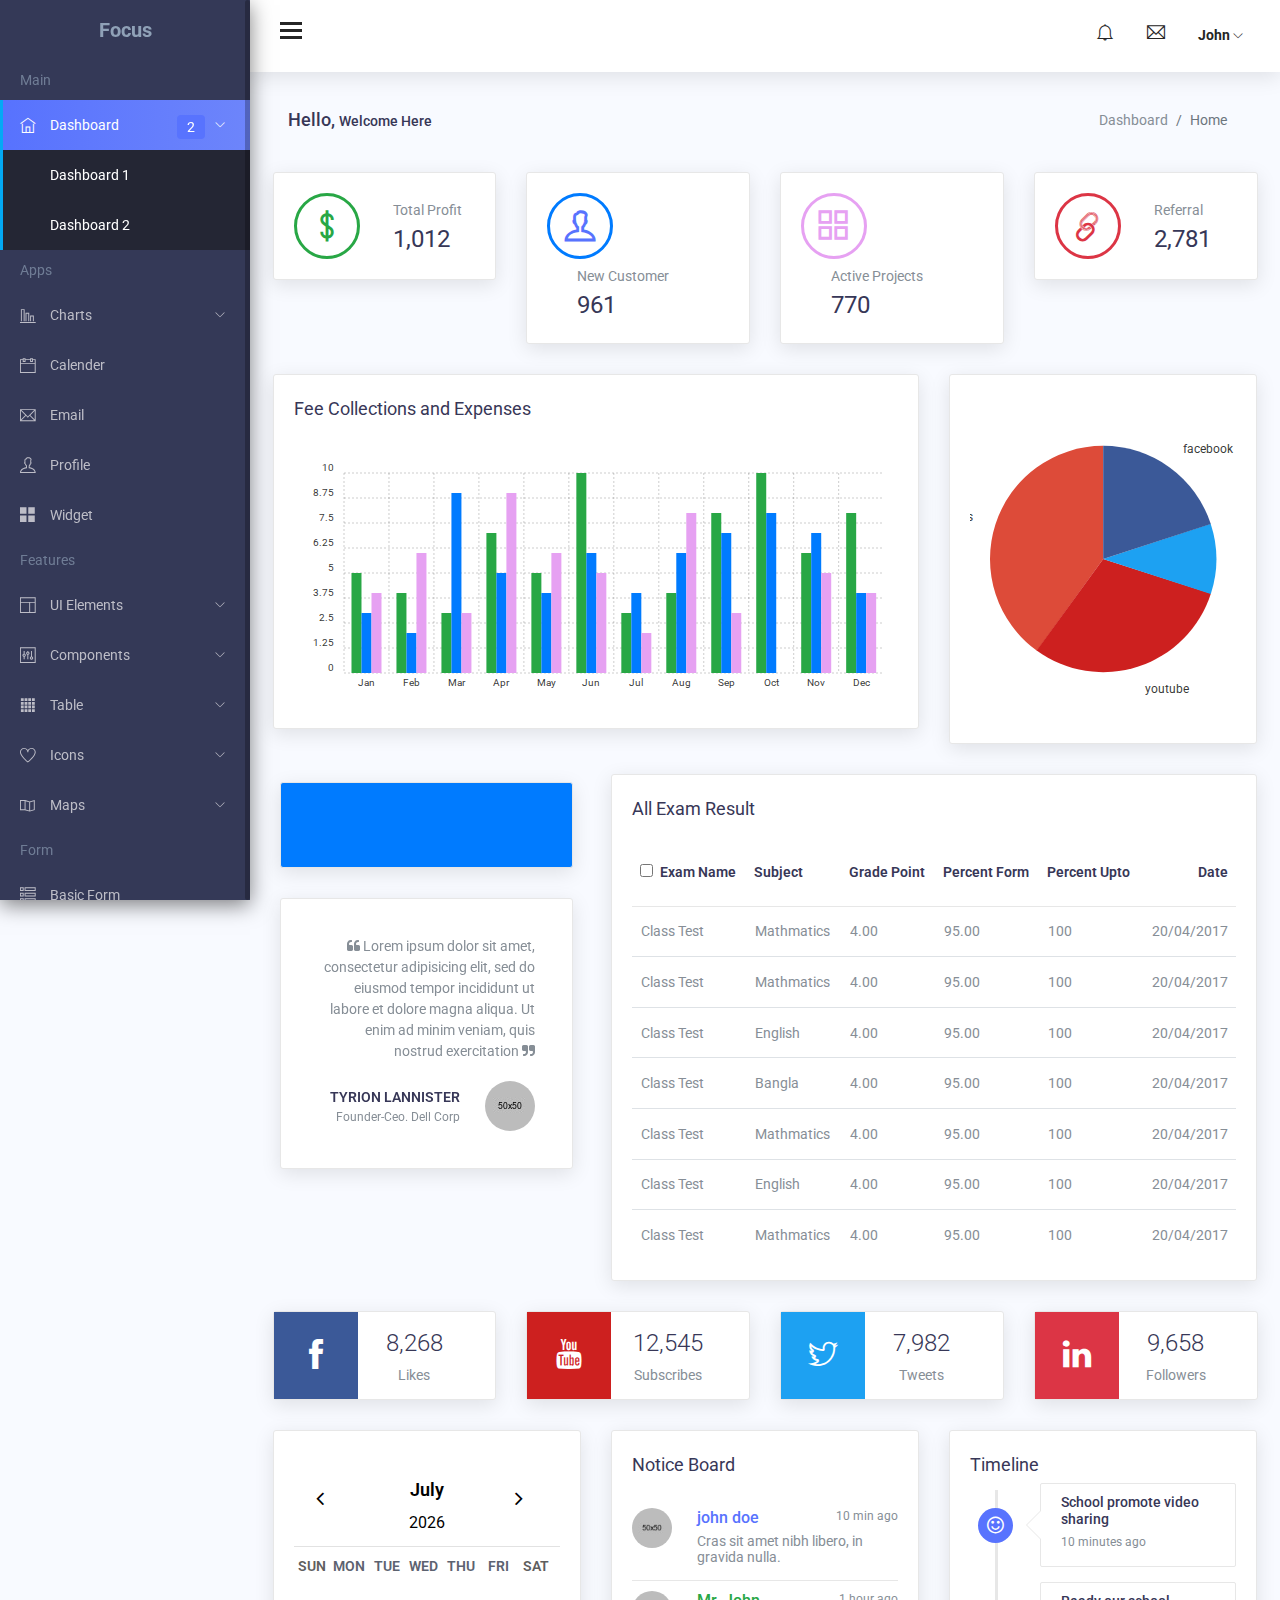
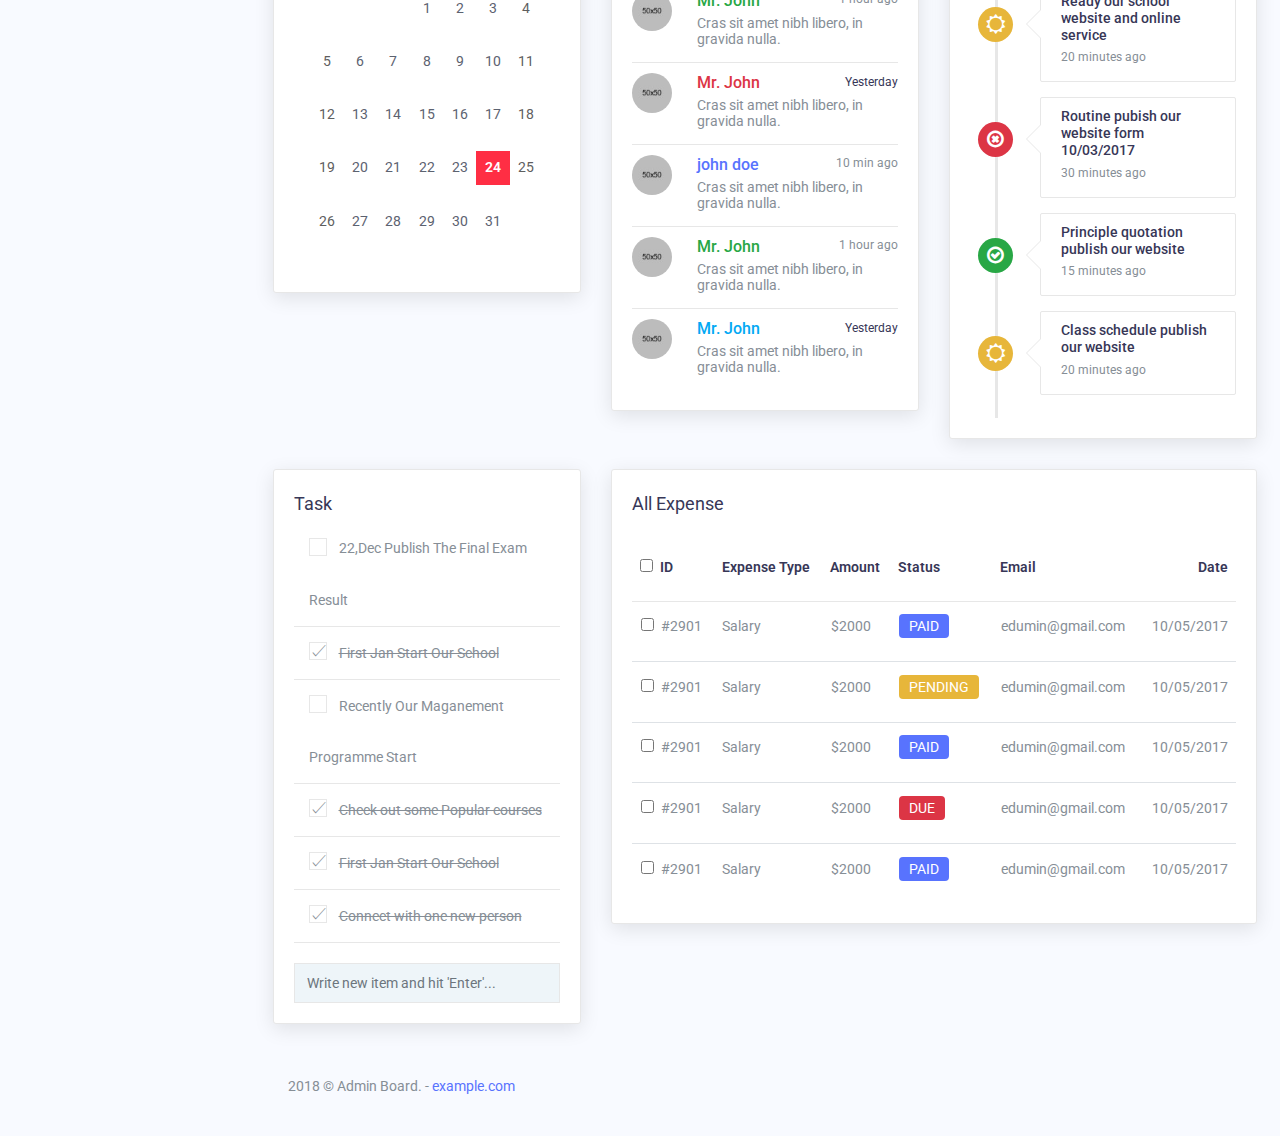
<file: html/index.html>
<!DOCTYPE html>
<html lang="en">

<head>
    <meta charset="utf-8">
    <meta http-equiv="X-UA-Compatible" content="IE=edge">
    <meta name="viewport" content="width=device-width, initial-scale=1">
    <title>Focus Admin: Creative Admin Dashboard</title>
    <!-- ================= Favicon ================== -->
    <!-- Standard -->
    <link rel="shortcut icon" href="http://placehold.it/64.png/000/fff">
    <!-- Retina iPad Touch Icon-->
    <link rel="apple-touch-icon" sizes="144x144" href="http://placehold.it/144.png/000/fff">
    <!-- Retina iPhone Touch Icon-->
    <link rel="apple-touch-icon" sizes="114x114" href="http://placehold.it/114.png/000/fff">
    <!-- Standard iPad Touch Icon-->
    <link rel="apple-touch-icon" sizes="72x72" href="http://placehold.it/72.png/000/fff">
    <!-- Standard iPhone Touch Icon-->
    <link rel="apple-touch-icon" sizes="57x57" href="http://placehold.it/57.png/000/fff">
    <!-- Styles -->
    <link href="css/lib/calendar2/pignose.calendar.min.css" rel="stylesheet">
    <link href="css/lib/chartist/chartist.min.css" rel="stylesheet">
    <link href="css/lib/font-awesome.min.css" rel="stylesheet">
    <link href="css/lib/themify-icons.css" rel="stylesheet">
    <link href="css/lib/owl.carousel.min.css" rel="stylesheet" />
    <link href="css/lib/owl.theme.default.min.css" rel="stylesheet" />
    <link href="css/lib/weather-icons.css" rel="stylesheet" />
    <link href="css/lib/menubar/sidebar.css" rel="stylesheet">
    <link href="css/lib/bootstrap.min.css" rel="stylesheet">
    <link href="css/lib/helper.css" rel="stylesheet">
    <link href="css/style.css" rel="stylesheet">
</head>

<body class="rtl">

    <div class="sidebar sidebar-hide-to-small sidebar-shrink sidebar-gestures">
        <div class="nano">
            <div class="nano-content">
                <ul>
                    <div class="logo"><a href="index.html">
                            <!-- <img src="images/logo.png" alt="" /> --><span>Focus</span></a></div>
                    <li class="label">Main</li>
                    <li><a class="sidebar-sub-toggle"><i class="ti-home"></i> Dashboard <span
                                class="badge badge-primary">2</span> 
                                <span
                                class="sidebar-collapse-icon ti-angle-down"></span>
                            </a>
                        <ul>
                            <li><a href="index.html">Dashboard 1</a></li>
                            <li><a href="index.html">Dashboard 2</a></li>
                        </ul>
                    </li>

                    <li class="label">Apps</li>
                    <li><a class="sidebar-sub-toggle"><i class="ti-bar-chart-alt"></i> Charts <span
                                class="sidebar-collapse-icon ti-angle-down"></span></a>
                        <ul>
                            <li><a href="chart-flot.html">Flot</a></li>
                            <li><a href="chart-morris.html">Morris</a></li>
                            <li><a href="chartjs.html">Chartjs</a></li>
                            <li><a href="chartist.html">Chartist</a></li>
                            <li><a href="chart-peity.html">Peity</a></li>
                            <li><a href="chart-sparkline.html">Sparkle</a></li>
                            <li><a href="chart-knob.html">Knob</a></li>
                        </ul>
                    </li>
                    <li><a href="app-event-calender.html"><i class="ti-calendar"></i> Calender </a></li>
                    <li><a href="app-email.html"><i class="ti-email"></i> Email</a></li>
                    <li><a href="app-profile.html"><i class="ti-user"></i> Profile</a></li>
                    <li><a href="app-widget-card.html"><i class="ti-layout-grid2-alt"></i> Widget</a></li>
                    <li class="label">Features</li>
                    <li><a class="sidebar-sub-toggle"><i class="ti-layout"></i> UI Elements <span
                                class="sidebar-collapse-icon ti-angle-down"></span></a>
                        <ul>
                            <li><a href="ui-typography.html">Typography</a></li>
                            <li><a href="ui-alerts.html">Alerts</a></li>

                            <li><a href="ui-button.html">Button</a></li>
                            <li><a href="ui-dropdown.html">Dropdown</a></li>

                            <li><a href="ui-list-group.html">List Group</a></li>

                            <li><a href="ui-progressbar.html">Progressbar</a></li>
                            <li><a href="ui-tab.html">Tab</a></li>

                        </ul>
                    </li>
                    <li><a class="sidebar-sub-toggle"><i class="ti-panel"></i> Components <span
                                class="sidebar-collapse-icon ti-angle-down"></span></a>
                        <ul>
                            <li><a href="uc-calendar.html">Calendar</a></li>
                            <li><a href="uc-carousel.html">Carousel</a></li>
                            <li><a href="uc-weather.html">Weather</a></li>
                            <li><a href="uc-datamap.html">Datamap</a></li>
                            <li><a href="uc-todo-list.html">To do</a></li>
                            <li><a href="uc-scrollable.html">Scrollable</a></li>
                            <li><a href="uc-sweetalert.html">Sweet Alert</a></li>
                            <li><a href="uc-toastr.html">Toastr</a></li>
                            <li><a href="uc-range-slider-basic.html">Basic Range Slider</a></li>
                            <li><a href="uc-range-slider-advance.html">Advance Range Slider</a></li>
                            <li><a href="uc-nestable.html">Nestable</a></li>

                            <li><a href="uc-rating-bar-rating.html">Bar Rating</a></li>
                            <li><a href="uc-rating-jRate.html">jRate</a></li>
                        </ul>
                    </li>
                    <li><a class="sidebar-sub-toggle"><i class="ti-layout-grid4-alt"></i> Table <span
                                class="sidebar-collapse-icon ti-angle-down"></span></a>
                        <ul>
                            <li><a href="table-basic.html">Basic</a></li>

                            <li><a href="table-export.html">Datatable Export</a></li>
                            <li><a href="table-row-select.html">Datatable Row Select</a></li>
                            <li><a href="table-jsgrid.html">Editable </a></li>
                        </ul>
                    </li>
                    <li><a class="sidebar-sub-toggle"><i class="ti-heart"></i> Icons <span
                                class="sidebar-collapse-icon ti-angle-down"></span></a>
                        <ul>
                            <li><a href="font-themify.html">Themify</a></li>
                        </ul>
                    </li>
                    <li><a class="sidebar-sub-toggle"><i class="ti-map"></i> Maps <span
                                class="sidebar-collapse-icon ti-angle-down"></span></a>
                        <ul>
                            <li><a href="gmaps.html">Basic</a></li>
                            <li><a href="vector-map.html">Vector Map</a></li>
                        </ul>
                    </li>
                    <li class="label">Form</li>
                    <li><a href="form-basic.html"><i class="ti-view-list-alt"></i> Basic Form </a></li>
                    <li class="label">Extra</li>
                    <li><a class="sidebar-sub-toggle"><i class="ti-files"></i> Invoice <span
                                class="sidebar-collapse-icon ti-angle-down"></span></a>
                        <ul>
                            <li><a href="invoice.html">Basic</a></li>
                            <li><a href="invoice-editable.html">Editable</a></li>
                        </ul>
                    </li>
                    <li><a class="sidebar-sub-toggle"><i class="ti-target"></i> Pages <span
                                class="sidebar-collapse-icon ti-angle-down"></span></a>
                        <ul>
                            <li><a href="page-login.html">Login</a></li>
                            <li><a href="page-register.html">Register</a></li>
                            <li><a href="page-reset-password.html">Forgot password</a></li>
                        </ul>
                    </li>
                    <li><a href="../documentation/index.html"><i class="ti-file"></i> Documentation</a></li>
                    <li><a><i class="ti-close"></i> Logout</a></li>
                </ul>
            </div>
        </div>
    </div>
    <!-- /# sidebar -->

    <div class="header">
        <div class="container-fluid">
            <div class="row">
                <div class="col-lg-12">
                    <div class="float-left">
                        <div class="hamburger sidebar-toggle">
                            <span class="line"></span>
                            <span class="line"></span>
                            <span class="line"></span>
                        </div>
                    </div>
                    <div class="float-right">
                        <div class="dropdown dib">
                            <div class="header-icon" data-toggle="dropdown">
                                <i class="ti-bell"></i>
                                <div class="drop-down dropdown-menu dropdown-menu-right">
                                    <div class="dropdown-content-heading">
                                        <span class="text-left">Recent Notifications</span>
                                    </div>
                                    <div class="dropdown-content-body">
                                        <ul>
                                            <li>
                                                <a href="#">
                                                    <img class="pull-left m-r-10 avatar-img"
                                                        src="images/avatar/3.jpg" alt="" />
                                                    <div class="notification-content">
                                                        <small class="notification-timestamp pull-right">02:34
                                                            PM</small>
                                                        <div class="notification-heading">Mr. John</div>
                                                        <div class="notification-text">5 members joined today </div>
                                                    </div>
                                                </a>
                                            </li>
                                            <li>
                                                <a href="#">
                                                    <img class="pull-left m-r-10 avatar-img"
                                                        src="images/avatar/3.jpg" alt="" />
                                                    <div class="notification-content">
                                                        <small class="notification-timestamp pull-right">02:34
                                                            PM</small>
                                                        <div class="notification-heading">Mariam</div>
                                                        <div class="notification-text">likes a photo of you</div>
                                                    </div>
                                                </a>
                                            </li>
                                            <li>
                                                <a href="#">
                                                    <img class="pull-left m-r-10 avatar-img"
                                                        src="images/avatar/3.jpg" alt="" />
                                                    <div class="notification-content">
                                                        <small class="notification-timestamp pull-right">02:34
                                                            PM</small>
                                                        <div class="notification-heading">Tasnim</div>
                                                        <div class="notification-text">Hi Teddy, Just wanted to let you
                                                            ...</div>
                                                    </div>
                                                </a>
                                            </li>
                                            <li>
                                                <a href="#">
                                                    <img class="pull-left m-r-10 avatar-img"
                                                        src="images/avatar/3.jpg" alt="" />
                                                    <div class="notification-content">
                                                        <small class="notification-timestamp pull-right">02:34
                                                            PM</small>
                                                        <div class="notification-heading">Mr. John</div>
                                                        <div class="notification-text">Hi Teddy, Just wanted to let you
                                                            ...</div>
                                                    </div>
                                                </a>
                                            </li>
                                            <li class="text-center">
                                                <a href="#" class="more-link">See All</a>
                                            </li>
                                        </ul>
                                    </div>
                                </div>
                            </div>
                        </div>
                        <div class="dropdown dib">
                            <div class="header-icon" data-toggle="dropdown">
                                <i class="ti-email"></i>
                                <div class="drop-down dropdown-menu dropdown-menu-right">
                                    <div class="dropdown-content-heading">
                                        <span class="text-left">2 New Messages</span>
                                        <a href="email.html">
                                            <i class="ti-pencil-alt pull-right"></i>
                                        </a>
                                    </div>
                                    <div class="dropdown-content-body">
                                        <ul>
                                            <li class="notification-unread">
                                                <a href="#">
                                                    <img class="pull-left m-r-10 avatar-img"
                                                        src="images/avatar/1.jpg" alt="" />
                                                    <div class="notification-content">
                                                        <small class="notification-timestamp pull-right">02:34
                                                            PM</small>
                                                        <div class="notification-heading">Michael Qin</div>
                                                        <div class="notification-text">Hi Teddy, Just wanted to let you
                                                            ...</div>
                                                    </div>
                                                </a>
                                            </li>
                                            <li class="notification-unread">
                                                <a href="#">
                                                    <img class="pull-left m-r-10 avatar-img"
                                                        src="images/avatar/2.jpg" alt="" />
                                                    <div class="notification-content">
                                                        <small class="notification-timestamp pull-right">02:34
                                                            PM</small>
                                                        <div class="notification-heading">Mr. John</div>
                                                        <div class="notification-text">Hi Teddy, Just wanted to let you
                                                            ...</div>
                                                    </div>
                                                </a>
                                            </li>
                                            <li>
                                                <a href="#">
                                                    <img class="pull-left m-r-10 avatar-img"
                                                        src="images/avatar/3.jpg" alt="" />
                                                    <div class="notification-content">
                                                        <small class="notification-timestamp pull-right">02:34
                                                            PM</small>
                                                        <div class="notification-heading">Michael Qin</div>
                                                        <div class="notification-text">Hi Teddy, Just wanted to let you
                                                            ...</div>
                                                    </div>
                                                </a>
                                            </li>
                                            <li>
                                                <a href="#">
                                                    <img class="pull-left m-r-10 avatar-img"
                                                        src="images/avatar/2.jpg" alt="" />
                                                    <div class="notification-content">
                                                        <small class="notification-timestamp pull-right">02:34
                                                            PM</small>
                                                        <div class="notification-heading">Mr. John</div>
                                                        <div class="notification-text">Hi Teddy, Just wanted to let you
                                                            ...</div>
                                                    </div>
                                                </a>
                                            </li>
                                            <li class="text-center">
                                                <a href="#" class="more-link">See All</a>
                                            </li>
                                        </ul>
                                    </div>
                                </div>
                            </div>
                        </div>
                        <div class="dropdown dib">
                            <div class="header-icon" data-toggle="dropdown">
                                <span class="user-avatar">John
                                    <i class="ti-angle-down f-s-10"></i>
                                </span>
                                <div class="drop-down dropdown-profile dropdown-menu dropdown-menu-right">
                                    <div class="dropdown-content-heading">
                                        <span class="text-left">Upgrade Now</span>
                                        <p class="trial-day">30 Days Trail</p>
                                    </div>
                                    <div class="dropdown-content-body">
                                        <ul>
                                            <li>
                                                <a href="#">
                                                    <i class="ti-user"></i>
                                                    <span>Profile</span>
                                                </a>
                                            </li>

                                            <li>
                                                <a href="#">
                                                    <i class="ti-email"></i>
                                                    <span>Inbox</span>
                                                </a>
                                            </li>
                                            <li>
                                                <a href="#">
                                                    <i class="ti-settings"></i>
                                                    <span>Setting</span>
                                                </a>
                                            </li>

                                            <li>
                                                <a href="#">
                                                    <i class="ti-lock"></i>
                                                    <span>Lock Screen</span>
                                                </a>
                                            </li>
                                            <li>
                                                <a href="#">
                                                    <i class="ti-power-off"></i>
                                                    <span>Logout</span>
                                                </a>
                                            </li>
                                        </ul>
                                    </div>
                                </div>
                            </div>
                        </div>
                    </div>
                </div>
            </div>
        </div>
    </div>


    <div class="content-wrap">
        <div class="main">
            <div class="container-fluid">
                <div class="row">
                    <div class="col-lg-8 p-r-0 title-margin-right">
                        <div class="page-header">
                            <div class="page-title">
                                <h1>Hello, <span>Welcome Here</span></h1>
                            </div>
                        </div>
                    </div>
                    <!-- /# column -->
                    <div class="col-lg-4 p-l-0 title-margin-left">
                        <div class="page-header">
                            <div class="page-title">
                                <ol class="breadcrumb">
                                    <li class="breadcrumb-item"><a href="#">Dashboard</a></li>
                                    <li class="breadcrumb-item active">Home</li>
                                </ol>
                            </div>
                        </div>
                    </div>
                    <!-- /# column -->
                </div>
                <!-- /# row -->
                <section id="main-content">
                    <div class="row">
                        <div class="col-lg-3">
                            <div class="card">
                                <div class="stat-widget-one">
                                    <div class="stat-icon dib"><i class="ti-money color-success border-success"></i>
                                    </div>
                                    <div class="stat-content dib">
                                        <div class="stat-text">Total Profit</div>
                                        <div class="stat-digit">1,012</div>
                                    </div>
                                </div>
                            </div>
                        </div>
                        <div class="col-lg-3">
                            <div class="card">
                                <div class="stat-widget-one">
                                    <div class="stat-icon dib"><i class="ti-user color-primary border-primary"></i>
                                    </div>
                                    <div class="stat-content dib">
                                        <div class="stat-text">New Customer</div>
                                        <div class="stat-digit">961</div>
                                    </div>
                                </div>
                            </div>
                        </div>
                        <div class="col-lg-3">
                            <div class="card">
                                <div class="stat-widget-one">
                                    <div class="stat-icon dib"><i class="ti-layout-grid2 color-pink border-pink"></i>
                                    </div>
                                    <div class="stat-content dib">
                                        <div class="stat-text">Active Projects</div>
                                        <div class="stat-digit">770</div>
                                    </div>
                                </div>
                            </div>
                        </div>
                        <div class="col-lg-3">
                            <div class="card">
                                <div class="stat-widget-one">
                                    <div class="stat-icon dib"><i class="ti-link color-danger border-danger"></i></div>
                                    <div class="stat-content dib">
                                        <div class="stat-text">Referral</div>
                                        <div class="stat-digit">2,781</div>
                                    </div>
                                </div>
                            </div>
                        </div>
                    </div>
                    <div class="row">
                        <div class="col-lg-8">
                            <div class="card">
                                <div class="card-title">
                                    <h4>Fee Collections and Expenses</h4>

                                </div>
                                <div class="card-body">
                                    <div class="ct-bar-chart m-t-30"></div>
                                </div>
                            </div>
                        </div>

                        <div class="col-lg-4">
                            <div class="card">

                                <div class="card-body">
                                    <div class="ct-pie-chart"></div>
                                </div>
                            </div>
                        </div>
                    </div>
                    <div class="row">
                        <div class="col-lg-4">
                            <div class="row">
                                <div class="col-lg-12">
                                    <div class="card bg-primary">
                                        <div class="weather-widget">
                                            <div id="weather-one" class="weather-one p-22"></div>
                                        </div>
                                    </div>
                                </div>
                                <div class="col-lg-12">
                                    <div class="card">
                                        <div class="testimonial-widget-one p-17">
                                            <div class="testimonial-widget-one owl-carousel owl-theme">
                                                <div class="item">
                                                    <div class="testimonial-content">
                                                        <div class="testimonial-text">
                                                            <i class="fa fa-quote-left"></i> Lorem ipsum dolor sit amet,
                                                            consectetur adipisicing elit, sed do eiusmod tempor
                                                            incididunt ut labore et dolore magna aliqua. Ut enim ad
                                                            minim veniam, quis
                                                            nostrud exercitation <i class="fa fa-quote-right"></i>
                                                        </div>
                                                        <img class="testimonial-author-img"
                                                            src="images/avatar/1.jpg" alt="" />
                                                        <div class="testimonial-author">TYRION LANNISTER</div>
                                                        <div class="testimonial-author-position">Founder-Ceo. Dell Corp
                                                        </div>
                                                    </div>
                                                </div>
                                                <div class="item">
                                                    <div class="testimonial-content">
                                                        <div class="testimonial-text">
                                                            <i class="fa fa-quote-left"></i> Lorem ipsum dolor sit amet,
                                                            consectetur adipisicing elit, sed do eiusmod tempor
                                                            incididunt ut labore et dolore magna aliqua. Ut enim ad
                                                            minim veniam, quis
                                                            nostrud exercitation <i class="fa fa-quote-right"></i>
                                                        </div>
                                                        <img class="testimonial-author-img"
                                                            src="images/avatar/1.jpg" alt="" />
                                                        <div class="testimonial-author">TYRION LANNISTER</div>
                                                        <div class="testimonial-author-position">Founder-Ceo. Dell Corp
                                                        </div>
                                                    </div>
                                                </div>
                                                <div class="item">
                                                    <div class="testimonial-content">
                                                        <div class="testimonial-text">
                                                            <i class="fa fa-quote-left"></i> Lorem ipsum dolor sit amet,
                                                            consectetur adipisicing elit, sed do eiusmod tempor
                                                            incididunt ut labore et dolore magna aliqua. Ut enim ad
                                                            minim veniam, quis
                                                            nostrud exercitation <i class="fa fa-quote-right"></i>
                                                        </div>
                                                        <img class="testimonial-author-img"
                                                            src="images/avatar/1.jpg" alt="" />
                                                        <div class="testimonial-author">TYRION LANNISTER</div>
                                                        <div class="testimonial-author-position">Founder-Ceo. Dell Corp
                                                        </div>
                                                    </div>
                                                </div>
                                                <div class="item">
                                                    <div class="testimonial-content">
                                                        <div class="testimonial-text">
                                                            <i class="fa fa-quote-left"></i> Lorem ipsum dolor sit amet,
                                                            consectetur adipisicing elit, sed do eiusmod tempor
                                                            incididunt ut labore et dolore magna aliqua. Ut enim ad
                                                            minim veniam, quis
                                                            nostrud exercitation <i class="fa fa-quote-right"></i>
                                                        </div>
                                                        <img class="testimonial-author-img"
                                                            src="images/avatar/1.jpg" alt="" />
                                                        <div class="testimonial-author">TYRION LANNISTER</div>
                                                        <div class="testimonial-author-position">Founder-Ceo. Dell Corp
                                                        </div>
                                                    </div>
                                                </div>
                                                <div class="item">
                                                    <div class="testimonial-content">
                                                        <div class="testimonial-text">
                                                            <i class="fa fa-quote-left"></i> Lorem ipsum dolor sit amet,
                                                            consectetur adipisicing elit, sed do eiusmod tempor
                                                            incididunt ut labore et dolore magna aliqua. Ut enim ad
                                                            minim veniam, quis
                                                            nostrud exercitation <i class="fa fa-quote-right"></i>
                                                        </div>
                                                        <img class="testimonial-author-img"
                                                            src="images/avatar/1.jpg" alt="" />
                                                        <div class="testimonial-author">TYRION LANNISTER</div>
                                                        <div class="testimonial-author-position">Founder-Ceo. Dell Corp
                                                        </div>
                                                    </div>
                                                </div>
                                                <div class="item">
                                                    <div class="testimonial-content">
                                                        <div class="testimonial-text">
                                                            <i class="fa fa-quote-left"></i> Lorem ipsum dolor sit amet,
                                                            consectetur adipisicing elit, sed do eiusmod tempor
                                                            incididunt ut labore et dolore magna aliqua. Ut enim ad
                                                            minim veniam, quis
                                                            nostrud exercitation <i class="fa fa-quote-right"></i>
                                                        </div>
                                                        <img class="testimonial-author-img"
                                                            src="images/avatar/1.jpg" alt="" />
                                                        <div class="testimonial-author">TYRION LANNISTER</div>
                                                        <div class="testimonial-author-position">Founder-Ceo. Dell Corp
                                                        </div>
                                                    </div>
                                                </div>
                                            </div>
                                        </div>
                                    </div>

                                </div>
                            </div>
                        </div>
                        <!-- /# column -->
                        <div class="col-lg-8">
                            <div class="card">
                                <div class="card-title pr">
                                    <h4>All Exam Result</h4>

                                </div>
                                <div class="card-body">
                                    <div class="table-responsive">
                                        <table class="table student-data-table m-t-20">
                                            <thead>
                                                <tr>
                                                    <th><label><input type="checkbox" value=""></label>Exam Name</th>
                                                    <th>Subject</th>
                                                    <th>Grade Point</th>
                                                    <th>Percent Form</th>
                                                    <th>Percent Upto</th>
                                                    <th>Date</th>
                                                </tr>
                                            </thead>
                                            <tbody>
                                                <tr>
                                                    <td>Class Test</td>
                                                    <td>Mathmatics</td>
                                                    <td>
                                                        4.00
                                                    </td>
                                                    <td>
                                                        95.00
                                                    </td>
                                                    <td>
                                                        100
                                                    </td>
                                                    <td>20/04/2017</td>
                                                </tr>
                                                <tr>
                                                    <td>Class Test</td>
                                                    <td>Mathmatics</td>
                                                    <td>
                                                        4.00
                                                    </td>
                                                    <td>
                                                        95.00
                                                    </td>
                                                    <td>
                                                        100
                                                    </td>
                                                    <td>20/04/2017</td>
                                                </tr>
                                                <tr>
                                                    <td>Class Test</td>
                                                    <td>English</td>
                                                    <td>
                                                        4.00
                                                    </td>
                                                    <td>
                                                        95.00
                                                    </td>
                                                    <td>
                                                        100
                                                    </td>
                                                    <td>20/04/2017</td>
                                                </tr>
                                                <tr>
                                                    <td>Class Test</td>
                                                    <td>Bangla</td>
                                                    <td>
                                                        4.00
                                                    </td>
                                                    <td>
                                                        95.00
                                                    </td>
                                                    <td>
                                                        100
                                                    </td>
                                                    <td>20/04/2017</td>
                                                </tr>
                                                <tr>
                                                    <td>Class Test</td>
                                                    <td>Mathmatics</td>
                                                    <td>
                                                        4.00
                                                    </td>
                                                    <td>
                                                        95.00
                                                    </td>
                                                    <td>
                                                        100
                                                    </td>
                                                    <td>20/04/2017</td>
                                                </tr>
                                                <tr>
                                                    <td>Class Test</td>
                                                    <td>English</td>
                                                    <td>
                                                        4.00
                                                    </td>
                                                    <td>
                                                        95.00
                                                    </td>
                                                    <td>
                                                        100
                                                    </td>
                                                    <td>20/04/2017</td>
                                                </tr>
                                                <tr>
                                                    <td>Class Test</td>
                                                    <td>Mathmatics</td>
                                                    <td>
                                                        4.00
                                                    </td>
                                                    <td>
                                                        95.00
                                                    </td>
                                                    <td>
                                                        100
                                                    </td>
                                                    <td>20/04/2017</td>
                                                </tr>
                                            </tbody>
                                        </table>
                                    </div>
                                </div>
                            </div>
                        </div>
                        <!-- /# column -->
                    </div>
                    <!-- /# row -->
                    <div class="row">
                        <div class="col-lg-3">
                            <div class="card p-0">
                                <div class="stat-widget-three home-widget-three">
                                    <div class="stat-icon bg-facebook">
                                        <i class="ti-facebook"></i>
                                    </div>
                                    <div class="stat-content">
                                        <div class="stat-digit">8,268</div>
                                        <div class="stat-text">Likes</div>
                                    </div>
                                </div>
                            </div>
                        </div>
                        <div class="col-lg-3">
                            <div class="card p-0">
                                <div class="stat-widget-three home-widget-three">
                                    <div class="stat-icon bg-youtube">
                                        <i class="ti-youtube"></i>
                                    </div>
                                    <div class="stat-content">
                                        <div class="stat-digit">12,545</div>
                                        <div class="stat-text">Subscribes</div>
                                    </div>
                                </div>
                            </div>
                        </div>
                        <div class="col-lg-3">
                            <div class="card p-0">
                                <div class="stat-widget-three home-widget-three">
                                    <div class="stat-icon bg-twitter">
                                        <i class="ti-twitter"></i>
                                    </div>
                                    <div class="stat-content">
                                        <div class="stat-digit">7,982</div>
                                        <div class="stat-text">Tweets</div>
                                    </div>
                                </div>
                            </div>
                        </div>
                        <div class="col-lg-3">
                            <div class="card p-0">
                                <div class="stat-widget-three home-widget-three">
                                    <div class="stat-icon bg-danger">
                                        <i class="ti-linkedin"></i>
                                    </div>
                                    <div class="stat-content">
                                        <div class="stat-digit">9,658</div>
                                        <div class="stat-text">Followers</div>
                                    </div>
                                </div>
                            </div>
                        </div>
                    </div>
                    <div class="row">
                        <div class="col-lg-4">
                            <div class="card">
                                <div class="card-body">
                                    <div class="year-calendar"></div>
                                </div>
                            </div>
                            <!-- /# card -->
                        </div>
                        <!-- /# column -->
                        <div class="col-lg-4">
                            <div class="card">
                                <div class="card-title">
                                    <h4>Notice Board </h4>

                                </div>
                                <div class="recent-comment m-t-15">
                                    <div class="media">
                                        <div class="media-left">
                                            <a href="#"><img class="media-object" src="images/avatar/1.jpg"
                                                    alt="..."></a>
                                        </div>
                                        <div class="media-body">
                                            <h4 class="media-heading color-primary">john doe</h4>
                                            <p>Cras sit amet nibh libero, in gravida nulla.</p>
                                            <p class="comment-date">10 min ago</p>
                                        </div>
                                    </div>
                                    <div class="media">
                                        <div class="media-left">
                                            <a href="#"><img class="media-object" src="images/avatar/2.jpg"
                                                    alt="..."></a>
                                        </div>
                                        <div class="media-body">
                                            <h4 class="media-heading color-success">Mr. John</h4>
                                            <p>Cras sit amet nibh libero, in gravida nulla.</p>
                                            <p class="comment-date">1 hour ago</p>
                                        </div>
                                    </div>
                                    <div class="media">
                                        <div class="media-left">
                                            <a href="#"><img class="media-object" src="images/avatar/3.jpg"
                                                    alt="..."></a>
                                        </div>
                                        <div class="media-body">
                                            <h4 class="media-heading color-danger">Mr. John</h4>
                                            <p>Cras sit amet nibh libero, in gravida nulla.</p>
                                            <div class="comment-date">Yesterday</div>
                                        </div>
                                    </div>
                                    <div class="media">
                                        <div class="media-left">
                                            <a href="#"><img class="media-object" src="images/avatar/1.jpg"
                                                    alt="..."></a>
                                        </div>
                                        <div class="media-body">
                                            <h4 class="media-heading color-primary">john doe</h4>
                                            <p>Cras sit amet nibh libero, in gravida nulla.</p>
                                            <p class="comment-date">10 min ago</p>
                                        </div>
                                    </div>
                                    <div class="media">
                                        <div class="media-left">
                                            <a href="#"><img class="media-object" src="images/avatar/2.jpg"
                                                    alt="..."></a>
                                        </div>
                                        <div class="media-body">
                                            <h4 class="media-heading color-success">Mr. John</h4>
                                            <p>Cras sit amet nibh libero, in gravida nulla.</p>
                                            <p class="comment-date">1 hour ago</p>
                                        </div>
                                    </div>
                                    <div class="media no-border">
                                        <div class="media-left">
                                            <a href="#"><img class="media-object" src="images/avatar/3.jpg"
                                                    alt="..."></a>
                                        </div>
                                        <div class="media-body">
                                            <h4 class="media-heading color-info">Mr. John</h4>
                                            <p>Cras sit amet nibh libero, in gravida nulla.</p>
                                            <div class="comment-date">Yesterday</div>
                                        </div>
                                    </div>
                                </div>
                            </div>
                            <!-- /# card -->
                        </div>
                        <!-- /# column -->
                        <div class="col-lg-4">
                            <div class="card">
                                <div class="card-title">
                                    <h4>Timeline</h4>

                                </div>
                                <div class="card-body">
                                    <ul class="timeline">
                                        <li>
                                            <div class="timeline-badge primary"><i class="fa fa-smile-o"></i></div>
                                            <div class="timeline-panel">
                                                <div class="timeline-heading">
                                                    <h5 class="timeline-title">School promote video sharing</h5>
                                                </div>
                                                <div class="timeline-body">
                                                    <p>10 minutes ago</p>
                                                </div>
                                            </div>
                                        </li>
                                        <li>
                                            <div class="timeline-badge warning"><i class="fa fa-sun-o"></i></div>
                                            <div class="timeline-panel">
                                                <div class="timeline-heading">
                                                    <h5 class="timeline-title">Ready our school website and online
                                                        service</h5>
                                                </div>
                                                <div class="timeline-body">
                                                    <p>20 minutes ago</p>
                                                </div>
                                            </div>
                                        </li>
                                        <li>
                                            <div class="timeline-badge danger"><i class="fa fa-times-circle-o"></i>
                                            </div>
                                            <div class="timeline-panel">
                                                <div class="timeline-heading">
                                                    <h5 class="timeline-title">Routine pubish our website form
                                                        10/03/2017 </h5>
                                                </div>
                                                <div class="timeline-body">
                                                    <p>30 minutes ago</p>
                                                </div>
                                            </div>
                                        </li>
                                        <li>
                                            <div class="timeline-badge success"><i class="fa fa-check-circle-o"></i>
                                            </div>
                                            <div class="timeline-panel">
                                                <div class="timeline-heading">
                                                    <h5 class="timeline-title">Principle quotation publish our website
                                                    </h5>
                                                </div>
                                                <div class="timeline-body">
                                                    <p>15 minutes ago</p>
                                                </div>
                                            </div>
                                        </li>
                                        <li>
                                            <div class="timeline-badge warning"><i class="fa fa-sun-o"></i></div>
                                            <div class="timeline-panel">
                                                <div class="timeline-heading">
                                                    <h5 class="timeline-title">Class schedule publish our website</h5>
                                                </div>
                                                <div class="timeline-body">
                                                    <p>20 minutes ago</p>
                                                </div>
                                            </div>
                                        </li>
                                    </ul>
                                </div>
                            </div>
                            <!-- /# card -->
                        </div>
                    </div>
                    <!-- /# row -->

                    <div class="row">
                        <div class="col-lg-4">
                            <div class="card">
                                <div class="card-title">
                                    <h4>Task</h4>

                                </div>
                                <div class="todo-list">
                                    <div class="tdl-holder">
                                        <div class="tdl-content">
                                            <ul>
                                                <li>
                                                    <label>
                                                        <input type="checkbox"><i></i><span>22,Dec Publish The Final
                                                            Exam Result</span>
                                                        <a href='#' class="ti-close"></a>
                                                    </label>
                                                </li>
                                                <li>
                                                    <label>
                                                        <input type="checkbox" checked><i></i><span>First Jan Start Our
                                                            School</span>
                                                        <a href='#' class="ti-close"></a>
                                                    </label>
                                                </li>
                                                <li>
                                                    <label>
                                                        <input type="checkbox"><i></i><span>Recently Our Maganement
                                                            Programme Start</span>
                                                        <a href='#' class="ti-close"></a>
                                                    </label>
                                                </li>
                                                <li>
                                                    <label>
                                                        <input type="checkbox" checked><i></i><span>Check out some
                                                            Popular courses</span>
                                                        <a href='#' class="ti-close"></a>
                                                    </label>
                                                </li>

                                                <li>
                                                    <label>
                                                        <input type="checkbox" checked><i></i><span>First Jan Start Our
                                                            School</span>
                                                        <a href='#' class="ti-close"></a>
                                                    </label>
                                                </li>
                                                <li>
                                                    <label>
                                                        <input type="checkbox" checked><i></i><span>Connect with one new
                                                            person</span>
                                                        <a href='#' class="ti-close"></a>
                                                    </label>
                                                </li>
                                            </ul>
                                        </div>
                                        <input type="text" class="tdl-new form-control"
                                            placeholder="Write new item and hit 'Enter'...">
                                    </div>
                                </div>
                            </div>
                        </div>
                        <div class="col-lg-8">
                            <div class="card">
                                <div class="card-title pr">
                                    <h4>All Expense</h4>

                                </div>
                                <div class="card-body">
                                    <div class="table-responsive">
                                        <table class="table student-data-table m-t-20">
                                            <thead>
                                                <tr>
                                                    <th><label><input type="checkbox" value=""></label>ID</th>
                                                    <th>Expense Type</th>
                                                    <th>Amount</th>
                                                    <th>Status</th>
                                                    <th>Email</th>
                                                    <th>Date</th>
                                                </tr>
                                            </thead>
                                            <tbody>
                                                <tr>
                                                    <td><label><input type="checkbox" value=""></label>#2901</td>
                                                    <td>
                                                        Salary
                                                    </td>
                                                    <td>
                                                        $2000
                                                    </td>
                                                    <td>
                                                        <span class="badge badge-primary">Paid</span>
                                                    </td>
                                                    <td>
                                                        edumin@gmail.com
                                                    </td>
                                                    <td>
                                                        10/05/2017
                                                    </td>
                                                </tr>
                                                <tr>
                                                    <td><label><input type="checkbox" value=""></label>#2901</td>
                                                    <td>
                                                        Salary
                                                    </td>
                                                    <td>
                                                        $2000
                                                    </td>
                                                    <td>
                                                        <span class="badge badge-warning">Pending</span>
                                                    </td>
                                                    <td>
                                                        edumin@gmail.com
                                                    </td>
                                                    <td>
                                                        10/05/2017
                                                    </td>
                                                </tr>
                                                <tr>
                                                    <td><label><input type="checkbox" value=""></label>#2901</td>
                                                    <td>
                                                        Salary
                                                    </td>
                                                    <td>
                                                        $2000
                                                    </td>
                                                    <td>
                                                        <span class="badge badge-primary">Paid</span>
                                                    </td>
                                                    <td>
                                                        edumin@gmail.com
                                                    </td>
                                                    <td>
                                                        10/05/2017
                                                    </td>
                                                </tr>
                                                <tr>
                                                    <td><label><input type="checkbox" value=""></label>#2901</td>
                                                    <td>
                                                        Salary
                                                    </td>
                                                    <td>
                                                        $2000
                                                    </td>
                                                    <td>
                                                        <span class="badge badge-danger">Due</span>
                                                    </td>
                                                    <td>
                                                        edumin@gmail.com
                                                    </td>
                                                    <td>
                                                        10/05/2017
                                                    </td>
                                                </tr>
                                                <tr>
                                                    <td><label><input type="checkbox" value=""></label>#2901</td>
                                                    <td>
                                                        Salary
                                                    </td>
                                                    <td>
                                                        $2000
                                                    </td>
                                                    <td>
                                                        <span class="badge badge-primary">Paid</span>
                                                    </td>
                                                    <td>
                                                        edumin@gmail.com
                                                    </td>
                                                    <td>
                                                        10/05/2017
                                                    </td>
                                                </tr>
                                            </tbody>
                                        </table>
                                    </div>
                                </div>
                            </div>
                        </div>
                        <!-- /# column -->
                    </div>


                    <div class="row">
                        <div class="col-lg-12">
                            <div class="footer">
                                <p>2018 © Admin Board. - <a href="#">example.com</a></p>
                            </div>
                        </div>
                    </div>
                </section>
            </div>
        </div>
    </div>

    <!-- jquery vendor -->
    <script src="js/lib/jquery.min.js"></script>
    <script src="js/lib/jquery.nanoscroller.min.js"></script>
    <!-- nano scroller -->
    <script src="js/lib/menubar/sidebar.js"></script>
    <script src="js/lib/preloader/pace.min.js"></script>
    <!-- sidebar -->

    <script src="js/lib/bootstrap.min.js"></script>
    <script src="js/scripts.js"></script>
    <!-- bootstrap -->

    <script src="js/lib/calendar-2/moment.latest.min.js"></script>
    <script src="js/lib/calendar-2/pignose.calendar.min.js"></script>
    <script src="js/lib/calendar-2/pignose.init.js"></script>


    <script src="js/lib/weather/jquery.simpleWeather.min.js"></script>
    <script src="js/lib/weather/weather-init.js"></script>
    <script src="js/lib/circle-progress/circle-progress.min.js"></script>
    <script src="js/lib/circle-progress/circle-progress-init.js"></script>
    <script src="js/lib/chartist/chartist.min.js"></script>
    <script src="js/lib/sparklinechart/jquery.sparkline.min.js"></script>
    <script src="js/lib/sparklinechart/sparkline.init.js"></script>
    <script src="js/lib/owl-carousel/owl.carousel.min.js"></script>
    <script src="js/lib/owl-carousel/owl.carousel-init.js"></script>
    <!-- scripit init-->
    <script src="js/dashboard2.js"></script>
</body>

</html>
</file>
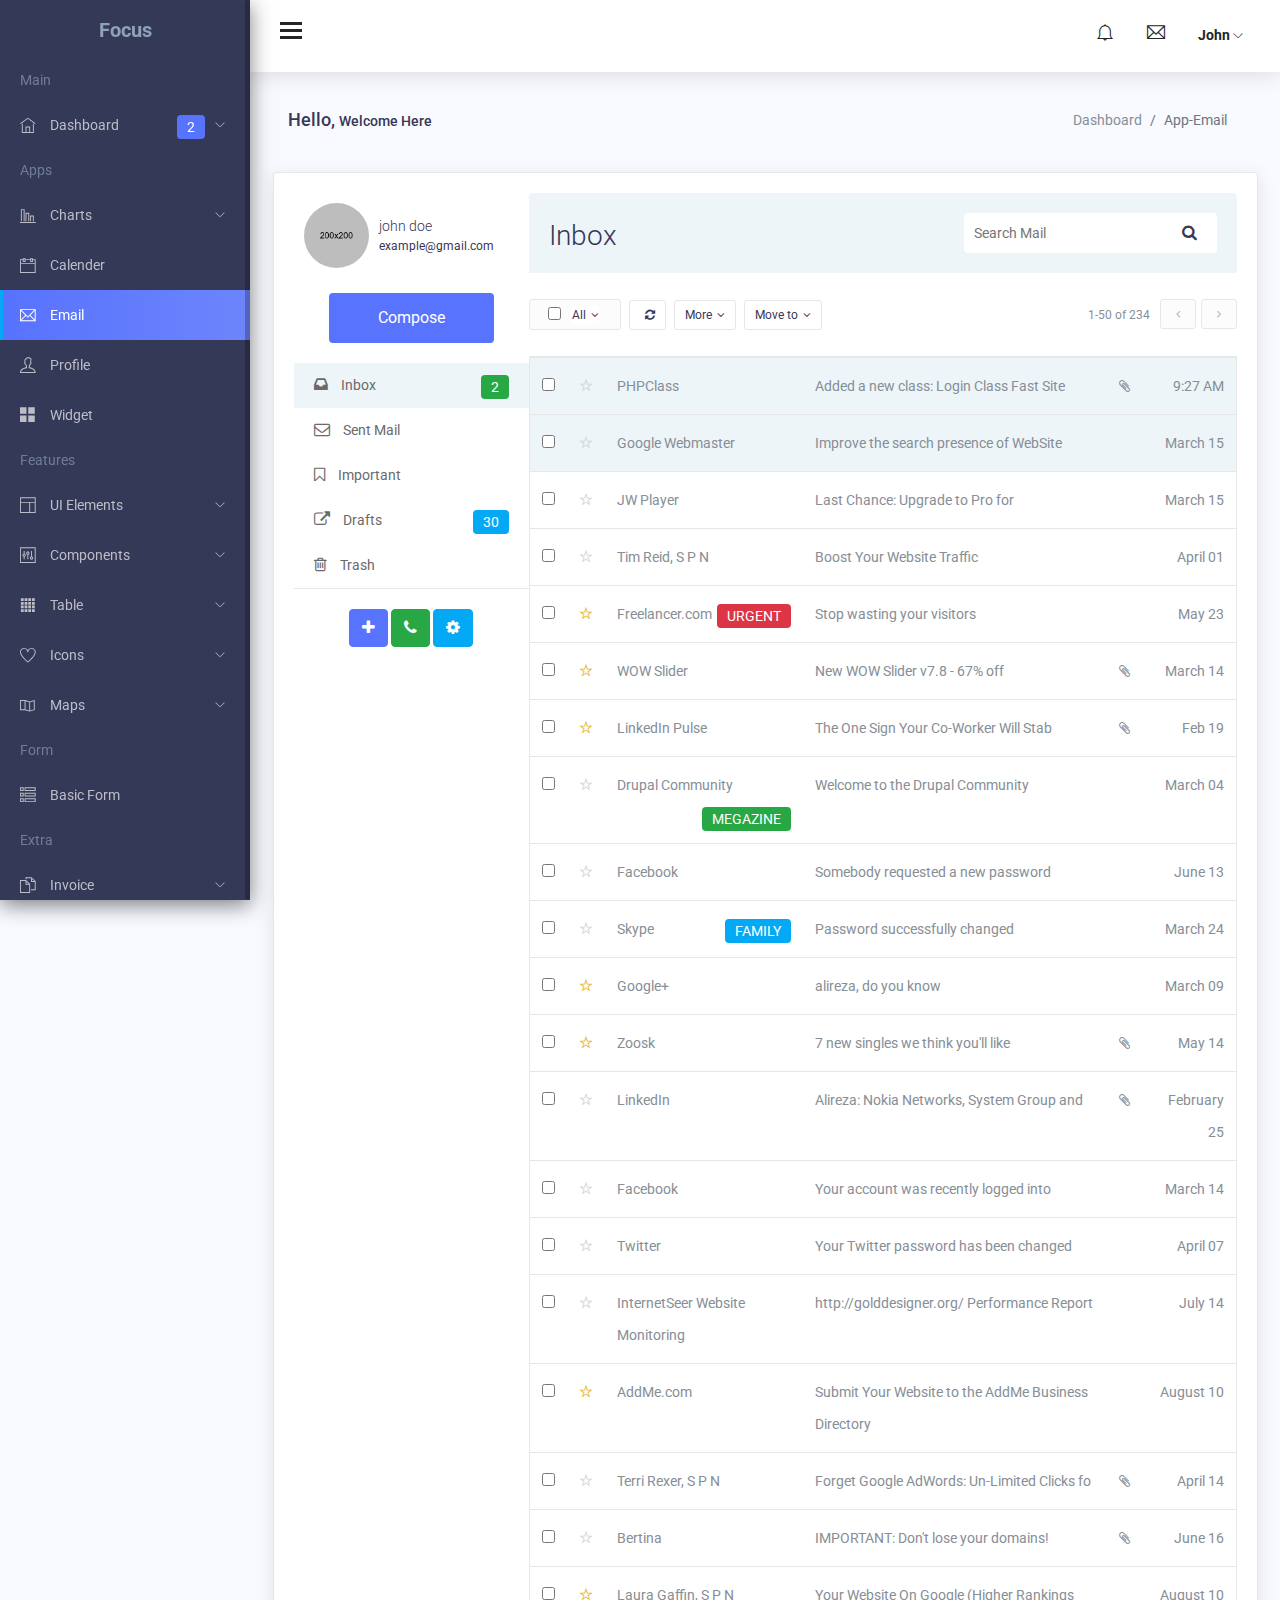
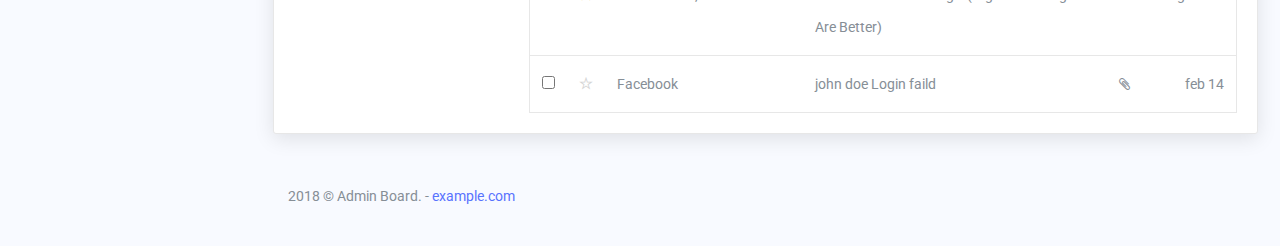
<file: html/app-email.html>
<!DOCTYPE html>
<html lang="en">

<head>
    <meta charset="utf-8">
    <meta http-equiv="X-UA-Compatible" content="IE=edge">
    <meta name="viewport" content="width=device-width, initial-scale=1">

    <title>Focus Admin Dashboard</title>

    <!-- ================= Favicon ================== -->
    <!-- Standard -->
    <link rel="shortcut icon" href="http://placehold.it/64.png/000/fff">
    <!-- Retina iPad Touch Icon-->
    <link rel="apple-touch-icon" sizes="144x144" href="http://placehold.it/144.png/000/fff">
    <!-- Retina iPhone Touch Icon-->
    <link rel="apple-touch-icon" sizes="114x114" href="http://placehold.it/114.png/000/fff">
    <!-- Standard iPad Touch Icon-->
    <link rel="apple-touch-icon" sizes="72x72" href="http://placehold.it/72.png/000/fff">
    <!-- Standard iPhone Touch Icon-->
    <link rel="apple-touch-icon" sizes="57x57" href="http://placehold.it/57.png/000/fff">


    <!-- Common -->
    <link href="css/lib/font-awesome.min.css" rel="stylesheet">
    <link href="css/lib/themify-icons.css" rel="stylesheet">
    <link href="css/lib/menubar/sidebar.css" rel="stylesheet">
    <link href="css/lib/bootstrap.min.css" rel="stylesheet">
    <link href="css/lib/helper.css" rel="stylesheet">
    <link href="css/style.css" rel="stylesheet">
</head>

<body>

    <div class="sidebar sidebar-hide-to-small sidebar-shrink sidebar-gestures">
      <div class="nano">
        <div class="nano-content">
          <div class="logo"><a href="index.html"><!-- <img src="images/logo.png" alt="" /> --><span>Focus</span></a></div>
          <ul>
            <li class="label">Main</li>
            <li><a class="sidebar-sub-toggle"><i class="ti-home"></i> Dashboard <span class="badge badge-primary">2</span> <span class="sidebar-collapse-icon ti-angle-down"></span></a>
              <ul>
                <li><a href="index.html">Dashboard 1</a></li>
                <li><a href="index.html">Dashboard 2</a></li>
                
                
                
              </ul>
            </li>

            <li class="label">Apps</li>
            <li><a class="sidebar-sub-toggle"><i class="ti-bar-chart-alt"></i>  Charts  <span class="sidebar-collapse-icon ti-angle-down"></span></a>
              <ul>
                <li><a href="chart-flot.html">Flot</a></li>
                <li><a href="chart-morris.html">Morris</a></li>
                <li><a href="chartjs.html">Chartjs</a></li>
                <li><a href="chartist.html">Chartist</a></li>
                <li><a href="chart-peity.html">Peity</a></li>
                <li><a href="chart-sparkline.html">Sparkle</a></li>
                <li><a href="chart-knob.html">Knob</a></li>
              </ul>
            </li>
            <li><a href="app-event-calender.html"><i class="ti-calendar"></i> Calender </a></li>
            <li><a href="app-email.html"><i class="ti-email"></i> Email</a></li>
            <li><a href="app-profile.html"><i class="ti-user"></i> Profile</a></li>
            <li><a href="app-widget-card.html"><i class="ti-layout-grid2-alt"></i> Widget</a></li>
            <li class="label">Features</li>
            <li><a class="sidebar-sub-toggle"><i class="ti-layout"></i> UI Elements <span class="sidebar-collapse-icon ti-angle-down"></span></a>
              <ul>
                <li><a href="ui-typography.html">Typography</a></li>
                <li><a href="ui-alerts.html">Alerts</a></li>

                <li><a href="ui-button.html">Button</a></li>
                <li><a href="ui-dropdown.html">Dropdown</a></li>

                <li><a href="ui-list-group.html">List Group</a></li>

                <li><a href="ui-progressbar.html">Progressbar</a></li>
                <li><a href="ui-tab.html">Tab</a></li>

              </ul>
            </li>
            <li><a class="sidebar-sub-toggle"><i class="ti-panel"></i> Components <span class="sidebar-collapse-icon ti-angle-down"></span></a>
              <ul>
                <li><a href="uc-calendar.html">Calendar</a></li>
                <li><a href="uc-carousel.html">Carousel</a></li>
                <li><a href="uc-weather.html">Weather</a></li>
                <li><a href="uc-datamap.html">Datamap</a></li>
                <li><a href="uc-todo-list.html">To do</a></li>
                <li><a href="uc-scrollable.html">Scrollable</a></li>
                <li><a href="uc-sweetalert.html">Sweet Alert</a></li>
                <li><a href="uc-toastr.html">Toastr</a></li>
                <li><a href="uc-range-slider-basic.html">Basic Range Slider</a></li>
                <li><a href="uc-range-slider-advance.html">Advance Range Slider</a></li>
                <li><a href="uc-nestable.html">Nestable</a></li>

                <li><a href="uc-rating-bar-rating.html">Bar Rating</a></li>
                <li><a href="uc-rating-jRate.html">jRate</a></li>
              </ul>
            </li>
            <li><a class="sidebar-sub-toggle"><i class="ti-layout-grid4-alt"></i> Table <span class="sidebar-collapse-icon ti-angle-down"></span></a>
              <ul>
                <li><a href="table-basic.html">Basic</a></li>

                <li><a href="table-export.html">Datatable Export</a></li>
                <li><a href="table-row-select.html">Datatable Row Select</a></li>
                <li><a href="table-jsgrid.html">Editable </a></li>
              </ul>
            </li>
            <li><a class="sidebar-sub-toggle"><i class="ti-heart"></i> Icons <span class="sidebar-collapse-icon ti-angle-down"></span></a>
              <ul>
                <li><a href="font-themify.html">Themify</a></li>
              </ul>
            </li>
            <li><a class="sidebar-sub-toggle"><i class="ti-map"></i> Maps <span class="sidebar-collapse-icon ti-angle-down"></span></a>
              <ul>
                <li><a href="gmaps.html">Basic</a></li>
                <li><a href="vector-map.html">Vector Map</a></li>
              </ul>
            </li>
            <li class="label">Form</li>
            <li><a href="form-basic.html"><i class="ti-view-list-alt"></i> Basic Form </a></li>
            <li class="label">Extra</li>
            <li><a class="sidebar-sub-toggle"><i class="ti-files"></i> Invoice <span class="sidebar-collapse-icon ti-angle-down"></span></a>
              <ul>
                <li><a href="invoice.html">Basic</a></li>
                <li><a href="invoice-editable.html">Editable</a></li>
              </ul>
            </li>
            <li><a class="sidebar-sub-toggle"><i class="ti-target"></i> Pages <span class="sidebar-collapse-icon ti-angle-down"></span></a>
              <ul>
                <li><a href="page-login.html">Login</a></li>
                <li><a href="page-register.html">Register</a></li>
                <li><a href="page-reset-password.html">Forgot password</a></li>
              </ul>
            </li>
            <li><a href="../documentation/index.html"><i class="ti-file"></i> Documentation</a></li>
            <li><a><i class="ti-close"></i> Logout</a></li>
          </ul>
        </div>
      </div>
    </div>
    <!-- /# sidebar -->


    <div class="header">
        <div class="container-fluid">
            <div class="row">
                <div class="col-lg-12">
                    <div class="float-left">
                        <div class="hamburger sidebar-toggle">
                            <span class="line"></span>
                            <span class="line"></span>
                            <span class="line"></span>
                        </div>
                    </div>
                    <div class="float-right">
                        <div class="dropdown dib">
                            <div class="header-icon" data-toggle="dropdown">
                                <i class="ti-bell"></i>
                                <div class="drop-down dropdown-menu dropdown-menu-right">
                                    <div class="dropdown-content-heading">
                                        <span class="text-left">Recent Notifications</span>
                                    </div>
                                    <div class="dropdown-content-body">
                                        <ul>
                                            <li>
                                                <a href="#">
                                                    <img class="pull-left m-r-10 avatar-img" src="images/avatar/3.jpg" alt="" />
                                                    <div class="notification-content">
                                                        <small class="notification-timestamp pull-right">02:34 PM</small>
                                                        <div class="notification-heading">Mr. John</div>
                                                        <div class="notification-text">5 members joined today </div>
                                                    </div>
                                                </a>
                                            </li>
                                            <li>
                                                <a href="#">
                                                    <img class="pull-left m-r-10 avatar-img" src="images/avatar/3.jpg" alt="" />
                                                    <div class="notification-content">
                                                        <small class="notification-timestamp pull-right">02:34 PM</small>
                                                        <div class="notification-heading">Mariam</div>
                                                        <div class="notification-text">likes a photo of you</div>
                                                    </div>
                                                </a>
                                            </li>
                                            <li>
                                                <a href="#">
                                                    <img class="pull-left m-r-10 avatar-img" src="images/avatar/3.jpg" alt="" />
                                                    <div class="notification-content">
                                                        <small class="notification-timestamp pull-right">02:34 PM</small>
                                                        <div class="notification-heading">Tasnim</div>
                                                        <div class="notification-text">Hi Teddy, Just wanted to let you ...</div>
                                                    </div>
                                                </a>
                                            </li>
                                            <li>
                                                <a href="#">
                                                    <img class="pull-left m-r-10 avatar-img" src="images/avatar/3.jpg" alt="" />
                                                    <div class="notification-content">
                                                        <small class="notification-timestamp pull-right">02:34 PM</small>
                                                        <div class="notification-heading">Mr. John</div>
                                                        <div class="notification-text">Hi Teddy, Just wanted to let you ...</div>
                                                    </div>
                                                </a>
                                            </li>
                                            <li class="text-center">
                                                <a href="#" class="more-link">See All</a>
                                            </li>
                                        </ul>
                                    </div>
                                </div>
                            </div>
                        </div>
                        <div class="dropdown dib">
                            <div class="header-icon" data-toggle="dropdown">
                                <i class="ti-email"></i>
                                <div class="drop-down dropdown-menu dropdown-menu-right">
                                    <div class="dropdown-content-heading">
                                        <span class="text-left">2 New Messages</span>
                                        <a href="email.html">
                                            <i class="ti-pencil-alt pull-right"></i>
                                        </a>
                                    </div>
                                    <div class="dropdown-content-body">
                                        <ul>
                                            <li class="notification-unread">
                                                <a href="#">
                                                    <img class="pull-left m-r-10 avatar-img" src="images/avatar/1.jpg" alt="" />
                                                    <div class="notification-content">
                                                        <small class="notification-timestamp pull-right">02:34 PM</small>
                                                        <div class="notification-heading">Michael Qin</div>
                                                        <div class="notification-text">Hi Teddy, Just wanted to let you ...</div>
                                                    </div>
                                                </a>
                                            </li>
                                            <li class="notification-unread">
                                                <a href="#">
                                                    <img class="pull-left m-r-10 avatar-img" src="images/avatar/2.jpg" alt="" />
                                                    <div class="notification-content">
                                                        <small class="notification-timestamp pull-right">02:34 PM</small>
                                                        <div class="notification-heading">Mr. John</div>
                                                        <div class="notification-text">Hi Teddy, Just wanted to let you ...</div>
                                                    </div>
                                                </a>
                                            </li>
                                            <li>
                                                <a href="#">
                                                    <img class="pull-left m-r-10 avatar-img" src="images/avatar/3.jpg" alt="" />
                                                    <div class="notification-content">
                                                        <small class="notification-timestamp pull-right">02:34 PM</small>
                                                        <div class="notification-heading">Michael Qin</div>
                                                        <div class="notification-text">Hi Teddy, Just wanted to let you ...</div>
                                                    </div>
                                                </a>
                                            </li>
                                            <li>
                                                <a href="#">
                                                    <img class="pull-left m-r-10 avatar-img" src="images/avatar/2.jpg" alt="" />
                                                    <div class="notification-content">
                                                        <small class="notification-timestamp pull-right">02:34 PM</small>
                                                        <div class="notification-heading">Mr. John</div>
                                                        <div class="notification-text">Hi Teddy, Just wanted to let you ...</div>
                                                    </div>
                                                </a>
                                            </li>
                                            <li class="text-center">
                                                <a href="#" class="more-link">See All</a>
                                            </li>
                                        </ul>
                                    </div>
                                </div>
                            </div>
                        </div>
                        <div class="dropdown dib">
                            <div class="header-icon" data-toggle="dropdown">
                                <span class="user-avatar">John
                                    <i class="ti-angle-down f-s-10"></i>
                                </span>
                                <div class="drop-down dropdown-profile dropdown-menu dropdown-menu-right">
                                    <div class="dropdown-content-heading">
                                        <span class="text-left">Upgrade Now</span>
                                        <p class="trial-day">30 Days Trail</p>
                                    </div>
                                    <div class="dropdown-content-body">
                                        <ul>
                                            <li>
                                                <a href="#">
                                                    <i class="ti-user"></i>
                                                    <span>Profile</span>
                                                </a>
                                            </li>

                                            <li>
                                                <a href="#">
                                                    <i class="ti-email"></i>
                                                    <span>Inbox</span>
                                                </a>
                                            </li>
                                            <li>
                                                <a href="#">
                                                    <i class="ti-settings"></i>
                                                    <span>Setting</span>
                                                </a>
                                            </li>

                                            <li>
                                                <a href="#">
                                                    <i class="ti-lock"></i>
                                                    <span>Lock Screen</span>
                                                </a>
                                            </li>
                                            <li>
                                                <a href="#">
                                                    <i class="ti-power-off"></i>
                                                    <span>Logout</span>
                                                </a>
                                            </li>
                                        </ul>
                                    </div>
                                </div>
                            </div>
                        </div>
                    </div>
                </div>
            </div>
        </div>
    </div>



    <div class="content-wrap">
      <div class="main">
        <div class="container-fluid">
          <div class="row">
            <div class="col-lg-8 p-r-0 title-margin-right">
              <div class="page-header">
                <div class="page-title">
                  <h1>Hello, <span>Welcome Here</span></h1>
                </div>
              </div>
            </div>
            <!-- /# column -->
            <div class="col-lg-4 p-l-0 title-margin-left">
              <div class="page-header">
                <div class="page-title">
                  <ol class="breadcrumb">
                    <li class="breadcrumb-item"><a href="#">Dashboard</a></li>
                    <li class="breadcrumb-item active">App-Email</li>
                  </ol>
                </div>
              </div>
            </div>
            <!-- /# column -->
          </div>
          <!-- /# row -->
          <div class="main-content">
            <div class="row">
              <div class="col-lg-12">
                <div class="card">
                  <div class="card-body">
                    <div class="compose-email">
                      <div class="mail-box">
                        <aside class="sm-side">
                          <div class="user-head">
                            <a class="inbox-avatar" href="javascript:;">
                                                        <img src="images/user.jpg" alt="">
                                                    </a>
                            <div class="user-name">
                              <h5><a href="#">john doe</a></h5>
                              <span><a href="#">example@gmail.com</a></span>
                            </div>
                          </div>
                          <div class="inbox-body text-center">
                            <a href="#myModal" data-toggle="modal" title="Compose" class="btn btn-compose"> Compose</a>
                            <!-- Modal -->
                            <div aria-hidden="true" role="dialog" tabindex="-1" id="myModal" class="modal fade">
                              <div class="modal-dialog">
                                <div class="modal-content text-left">
                                  <div class="modal-header">
                                    <button aria-hidden="true" data-dismiss="modal" class="close" type="button"><i class="ti-close"></i></button>
                                    <h4 class="modal-title">Compose</h4>
                                  </div>
                                  <div class="modal-body">
                                    <form class="form-horizontal">
                                      <div class="form-group">
                                        <label class="col-lg-2 control-label">To</label>
                                        <div class="col-lg-10">
                                          <input type="text" placeholder="" id="inputEmail1" class="form-control">
                                        </div>
                                      </div>
                                      <div class="form-group">
                                        <label class="col-lg-2 control-label">Cc / Bcc</label>
                                        <div class="col-lg-10">
                                          <input type="text" placeholder="" id="cc" class="form-control">
                                        </div>
                                      </div>
                                      <div class="form-group">
                                        <label class="col-lg-2 control-label">Subject</label>
                                        <div class="col-lg-10">
                                          <input type="text" placeholder="" id="inputPassword1" class="form-control">
                                        </div>
                                      </div>
                                      <div class="form-group">
                                        <label class="col-lg-2 control-label">Message</label>
                                        <div class="col-lg-10">
                                          <textarea rows="10" cols="30" class="form-control" id="texarea1" name="texarea"></textarea>
                                        </div>
                                      </div>

                                      <div class="form-group">
                                        <div class="col-lg-offset-2 col-lg-10">
                                          <span class="btn green fileinput-button"><i class="fa fa-plus fa fa-white"></i>
																	<span>Attachment</span>
                                          <input type="file" name="files[]" multiple="">
                                          </span>
                                          <button class="btn btn-primary" type="submit">Send</button>
                                        </div>
                                      </div>
                                    </form>
                                  </div>
                                </div>
                                <!-- /.modal-content -->
                              </div>
                              <!-- /.modal-dialog -->
                            </div>
                            <!-- /.modal -->
                          </div>
                          <ul class="inbox-nav inbox-divider">
                            <li class="breadcrumb-item active">
                              <a href="#"><i class="fa fa-inbox"></i> Inbox <span class="badge badge-success pull-right m-t-12">2</span></a>
                            </li>
                            <li>
                              <a href="#"><i class="fa fa-envelope-o"></i> Sent Mail</a>
                            </li>
                            <li>
                              <a href="#"><i class="fa fa-bookmark-o"></i> Important</a>
                            </li>
                            <li>
                              <a href="#"><i class=" fa fa-external-link"></i> Drafts <span class="badge badge-info pull-right m-t-12">30</span></a>
                            </li>
                            <li>
                              <a href="#"><i class=" fa fa-trash-o"></i> Trash</a>
                            </li>
                          </ul>


                          <div class="inbox-body text-center">
                            <div class="btn-group">
                              <a class="btn mini btn-primary" href="javascript:;">
                                                            <i class="fa fa-plus"></i>
                                                        </a>
                            </div>
                            <div class="btn-group">
                              <a class="btn mini btn-success" href="javascript:;">
                                                            <i class="fa fa-phone"></i>
                                                        </a>
                            </div>
                            <div class="btn-group">
                              <a class="btn mini btn-info" href="javascript:;">
                                                            <i class="fa fa-cog"></i>
                                                        </a>
                            </div>
                          </div>

                        </aside>
                        <aside class="lg-side">
                          <div class="inbox-head">
                            <h3 class="input-text">Inbox</h3>
                            <form action="#" class="pull-right position">
                              <div class="input-append inner-append">
                                <input type="text" class="sr-input" placeholder="Search Mail">
                                <button class="btn sr-btn append-btn" type="button"><i class="fa fa-search"></i></button>
                              </div>
                            </form>
                          </div>
                          <div class="mail-option">
                            <div class="chk-all chk-group">
                              <input type="checkbox" class="mail-checkbox mail-group-checkbox" id="checkAll" />
                              <div class="btn-group">
                                <a data-toggle="dropdown" href="#" class="btn mini all m-l-10" aria-expanded="false">All<i class="fa fa-angle-down "></i></a>
                                <ul class="card-option-dropdown dropdown-menu">
                                  <li><a href="#"> None</a></li>
                                  <li><a href="#"> Read</a></li>
                                  <li><a href="#"> Unread</a></li>
                                </ul>
                              </div>
                            </div>

                            <div class="btn-group">
                              <a data-original-title="Refresh" data-placement="top" data-toggle="dropdown" href="#" class="btn mini tooltips">
                                                            <i class=" fa fa-refresh"></i>
                                                        </a>
                            </div>
                            <div class="btn-group hidden-phone">
                              <a data-toggle="dropdown" href="#" class="btn mini blue" aria-expanded="false"> More<i class="fa fa-angle-down "></i></a>

                              <ul class="card-option-dropdown dropdown-menu">
                                <li><a href="#"><i class="ti-pencil"></i> Mark as Read</a></li>
                                <li><a href="#"><i class="ti-menu-alt"></i>Spam</a></li>
                                <li><a href="#"><i class="ti-trash"></i>Delete</a></li>
                              </ul>
                            </div>
                            <div class="btn-group">
                              <a data-toggle="dropdown" href="#" class="btn mini blue">Move to<i class="fa fa-angle-down "></i></a>
                              <ul class="card-option-dropdown dropdown-menu">
                                <li><a href="#">Draft</a></li>
                                <li><a href="#">Spam</a></li>
                                <li><a href="#"> Delete</a></li>
                              </ul>
                            </div>

                            <ul class="unstyled inbox-pagination pagination-list">
                              <li><span>1-50 of 234</span></li>
                              <li>
                                <a class="np-btn" href="#"><i class="fa fa-angle-left  pagination-left"></i></a>
                              </li>
                              <li>
                                <a class="np-btn" href="#"><i class="fa fa-angle-right pagination-right"></i></a>
                              </li>
                            </ul>
                          </div>
                          <div class="table-responsive">
                            <table class="table table-inbox table-hover table-responsive">
                              <tbody>
                                <tr class="unread">
                                  <td class="inbox-small-cells">
                                    <input type="checkbox" class="mail-checkbox">
                                  </td>
                                  <td class="inbox-small-cells"><i class="ti-star"></i></td>
                                  <td class="view-message  dont-show">PHPClass</td>
                                  <td class="view-message ">Added a new class: Login Class Fast Site</td>
                                  <td class="view-message  inbox-small-cells"><i class="fa fa-paperclip"></i></td>
                                  <td class="view-message  text-right">9:27 AM</td>
                                </tr>
                                <tr class="unread">
                                  <td class="inbox-small-cells">
                                    <input type="checkbox" class="mail-checkbox">
                                  </td>
                                  <td class="inbox-small-cells"><i class="ti-star"></i></td>
                                  <td class="view-message dont-show">Google Webmaster </td>
                                  <td class="view-message">Improve the search presence of WebSite</td>
                                  <td class="view-message inbox-small-cells"></td>
                                  <td class="view-message text-right">March 15</td>
                                </tr>
                                <tr class="">
                                  <td class="inbox-small-cells">
                                    <input type="checkbox" class="mail-checkbox">
                                  </td>
                                  <td class="inbox-small-cells"><i class="ti-star"></i></td>
                                  <td class="view-message dont-show">JW Player</td>
                                  <td class="view-message">Last Chance: Upgrade to Pro for </td>
                                  <td class="view-message inbox-small-cells"></td>
                                  <td class="view-message text-right">March 15</td>
                                </tr>
                                <tr class="">
                                  <td class="inbox-small-cells">
                                    <input type="checkbox" class="mail-checkbox">
                                  </td>
                                  <td class="inbox-small-cells"><i class="ti-star"></i></td>
                                  <td class="view-message dont-show">Tim Reid, S P N</td>
                                  <td class="view-message">Boost Your Website Traffic</td>
                                  <td class="view-message inbox-small-cells"></td>
                                  <td class="view-message text-right">April 01</td>
                                </tr>
                                <tr class="">
                                  <td class="inbox-small-cells">
                                    <input type="checkbox" class="mail-checkbox">
                                  </td>
                                  <td class="inbox-small-cells"><i class="ti-star inbox-started"></i></td>
                                  <td class="view-message dont-show">Freelancer.com <span class="badge badge-danger pull-right m-t-6">urgent</span></td>
                                  <td class="view-message">Stop wasting your visitors </td>
                                  <td class="view-message inbox-small-cells"></td>
                                  <td class="view-message text-right">May 23</td>
                                </tr>
                                <tr class="">
                                  <td class="inbox-small-cells">
                                    <input type="checkbox" class="mail-checkbox">
                                  </td>
                                  <td class="inbox-small-cells"><i class="ti-star inbox-started"></i></td>
                                  <td class="view-message dont-show">WOW Slider </td>
                                  <td class="view-message">New WOW Slider v7.8 - 67% off</td>
                                  <td class="view-message inbox-small-cells"><i class="fa fa-paperclip"></i></td>
                                  <td class="view-message text-right">March 14</td>
                                </tr>
                                <tr class="">
                                  <td class="inbox-small-cells">
                                    <input type="checkbox" class="mail-checkbox">
                                  </td>
                                  <td class="inbox-small-cells"><i class="ti-star inbox-started"></i></td>
                                  <td class="view-message dont-show">LinkedIn Pulse</td>
                                  <td class="view-message">The One Sign Your Co-Worker Will Stab</td>
                                  <td class="view-message inbox-small-cells"><i class="fa fa-paperclip"></i></td>
                                  <td class="view-message text-right">Feb 19</td>
                                </tr>
                                <tr class="">
                                  <td class="inbox-small-cells">
                                    <input type="checkbox" class="mail-checkbox">
                                  </td>
                                  <td class="inbox-small-cells"><i class="ti-star"></i></td>
                                  <td class="view-message dont-show">Drupal Community<span class="badge badge-success pull-right m-t-6">megazine</span></td>
                                  <td class="view-message view-message">Welcome to the Drupal Community</td>
                                  <td class="view-message inbox-small-cells"></td>
                                  <td class="view-message text-right">March 04</td>
                                </tr>
                                <tr class="">
                                  <td class="inbox-small-cells">
                                    <input type="checkbox" class="mail-checkbox">
                                  </td>
                                  <td class="inbox-small-cells"><i class="ti-star"></i></td>
                                  <td class="view-message dont-show">Facebook</td>
                                  <td class="view-message view-message">Somebody requested a new password </td>
                                  <td class="view-message inbox-small-cells"></td>
                                  <td class="view-message text-right">June 13</td>
                                </tr>
                                <tr class="">
                                  <td class="inbox-small-cells">
                                    <input type="checkbox" class="mail-checkbox">
                                  </td>
                                  <td class="inbox-small-cells"><i class="ti-star"></i></td>
                                  <td class="view-message dont-show">Skype <span class="badge badge-info pull-right m-t-6">family</span></td>
                                  <td class="view-message view-message">Password successfully changed</td>
                                  <td class="view-message inbox-small-cells"></td>
                                  <td class="view-message text-right">March 24</td>
                                </tr>
                                <tr class="">
                                  <td class="inbox-small-cells">
                                    <input type="checkbox" class="mail-checkbox">
                                  </td>
                                  <td class="inbox-small-cells"><i class="ti-star inbox-started"></i></td>
                                  <td class="view-message dont-show">Google+</td>
                                  <td class="view-message">alireza, do you know</td>
                                  <td class="view-message inbox-small-cells"></td>
                                  <td class="view-message text-right">March 09</td>
                                </tr>
                                <tr class="">
                                  <td class="inbox-small-cells">
                                    <input type="checkbox" class="mail-checkbox">
                                  </td>
                                  <td class="inbox-small-cells"><i class="ti-star inbox-started"></i></td>
                                  <td class="dont-show">Zoosk </td>
                                  <td class="view-message">7 new singles we think you'll like</td>
                                  <td class="view-message inbox-small-cells"><i class="fa fa-paperclip"></i></td>
                                  <td class="view-message text-right">May 14</td>
                                </tr>
                                <tr class="">
                                  <td class="inbox-small-cells">
                                    <input type="checkbox" class="mail-checkbox">
                                  </td>
                                  <td class="inbox-small-cells"><i class="ti-star"></i></td>
                                  <td class="view-message dont-show">LinkedIn </td>
                                  <td class="view-message">Alireza: Nokia Networks, System Group and </td>
                                  <td class="view-message inbox-small-cells"><i class="fa fa-paperclip"></i></td>
                                  <td class="view-message text-right">February 25</td>
                                </tr>
                                <tr class="">
                                  <td class="inbox-small-cells">
                                    <input type="checkbox" class="mail-checkbox">
                                  </td>
                                  <td class="inbox-small-cells"><i class="ti-star"></i></td>
                                  <td class="dont-show">Facebook</td>
                                  <td class="view-message view-message">Your account was recently logged into</td>
                                  <td class="view-message inbox-small-cells"></td>
                                  <td class="view-message text-right">March 14</td>
                                </tr>
                                <tr class="">
                                  <td class="inbox-small-cells">
                                    <input type="checkbox" class="mail-checkbox">
                                  </td>
                                  <td class="inbox-small-cells"><i class="ti-star"></i></td>
                                  <td class="view-message dont-show">Twitter</td>
                                  <td class="view-message">Your Twitter password has been changed</td>
                                  <td class="view-message inbox-small-cells"></td>
                                  <td class="view-message text-right">April 07</td>
                                </tr>
                                <tr class="">
                                  <td class="inbox-small-cells">
                                    <input type="checkbox" class="mail-checkbox">
                                  </td>
                                  <td class="inbox-small-cells"><i class="ti-star"></i></td>
                                  <td class="view-message dont-show">InternetSeer Website Monitoring</td>
                                  <td class="view-message">http://golddesigner.org/ Performance Report</td>
                                  <td class="view-message inbox-small-cells"></td>
                                  <td class="view-message text-right">July 14</td>
                                </tr>
                                <tr class="">
                                  <td class="inbox-small-cells">
                                    <input type="checkbox" class="mail-checkbox">
                                  </td>
                                  <td class="inbox-small-cells"><i class="ti-star inbox-started"></i></td>
                                  <td class="view-message dont-show">AddMe.com</td>
                                  <td class="view-message">Submit Your Website to the AddMe Business Directory</td>
                                  <td class="view-message inbox-small-cells"></td>
                                  <td class="view-message text-right">August 10</td>
                                </tr>
                                <tr class="">
                                  <td class="inbox-small-cells">
                                    <input type="checkbox" class="mail-checkbox">
                                  </td>
                                  <td class="inbox-small-cells"><i class="ti-star"></i></td>
                                  <td class="view-message dont-show">Terri Rexer, S P N</td>
                                  <td class="view-message view-message">Forget Google AdWords: Un-Limited Clicks fo</td>
                                  <td class="view-message inbox-small-cells"><i class="fa fa-paperclip"></i></td>
                                  <td class="view-message text-right">April 14</td>
                                </tr>
                                <tr class="">
                                  <td class="inbox-small-cells">
                                    <input type="checkbox" class="mail-checkbox">
                                  </td>
                                  <td class="inbox-small-cells"><i class="ti-star"></i></td>
                                  <td class="view-message dont-show">Bertina </td>
                                  <td class="view-message">IMPORTANT: Don't lose your domains!</td>
                                  <td class="view-message inbox-small-cells"><i class="fa fa-paperclip"></i></td>
                                  <td class="view-message text-right">June 16</td>
                                </tr>
                                <tr class="">
                                  <td class="inbox-small-cells">
                                    <input type="checkbox" class="mail-checkbox">
                                  </td>
                                  <td class="inbox-small-cells"><i class="ti-star inbox-started"></i></td>
                                  <td class="view-message dont-show">Laura Gaffin, S P N </td>
                                  <td class="view-message">Your Website On Google (Higher Rankings Are Better)</td>
                                  <td class="view-message inbox-small-cells"></td>
                                  <td class="view-message text-right">August 10</td>
                                </tr>
                                <tr class="">
                                  <td class="inbox-small-cells">
                                    <input type="checkbox" class="mail-checkbox">
                                  </td>
                                  <td class="inbox-small-cells"><i class="ti-star"></i></td>
                                  <td class="view-message dont-show">Facebook</td>
                                  <td class="view-message view-message">john doe Login faild</td>
                                  <td class="view-message inbox-small-cells"><i class="fa fa-paperclip"></i></td>
                                  <td class="view-message text-right">feb 14</td>
                                </tr>
                              </tbody>
                            </table>
                          </div>

                        </aside>
                      </div>
                    </div>
                  </div>
                </div>
              </div>
            </div>
            <div class="row">
              <div class="col-lg-12">
                <div class="footer">
                  <p>2018 © Admin Board. - <a href="#">example.com</a></p>
                </div>
              </div>
            </div>
          </div>
        </div>
      </div>
    </div>



    



    <!-- Common -->
    <script src="js/lib/jquery.min.js"></script>
    <script src="js/lib/jquery.nanoscroller.min.js"></script>
    <script src="js/lib/menubar/sidebar.js"></script>
    <script src="js/lib/preloader/pace.min.js"></script>
    <script src="js/lib/bootstrap.min.js"></script>
    <script src="js/scripts.js"></script>

</body>

</html>
</file>
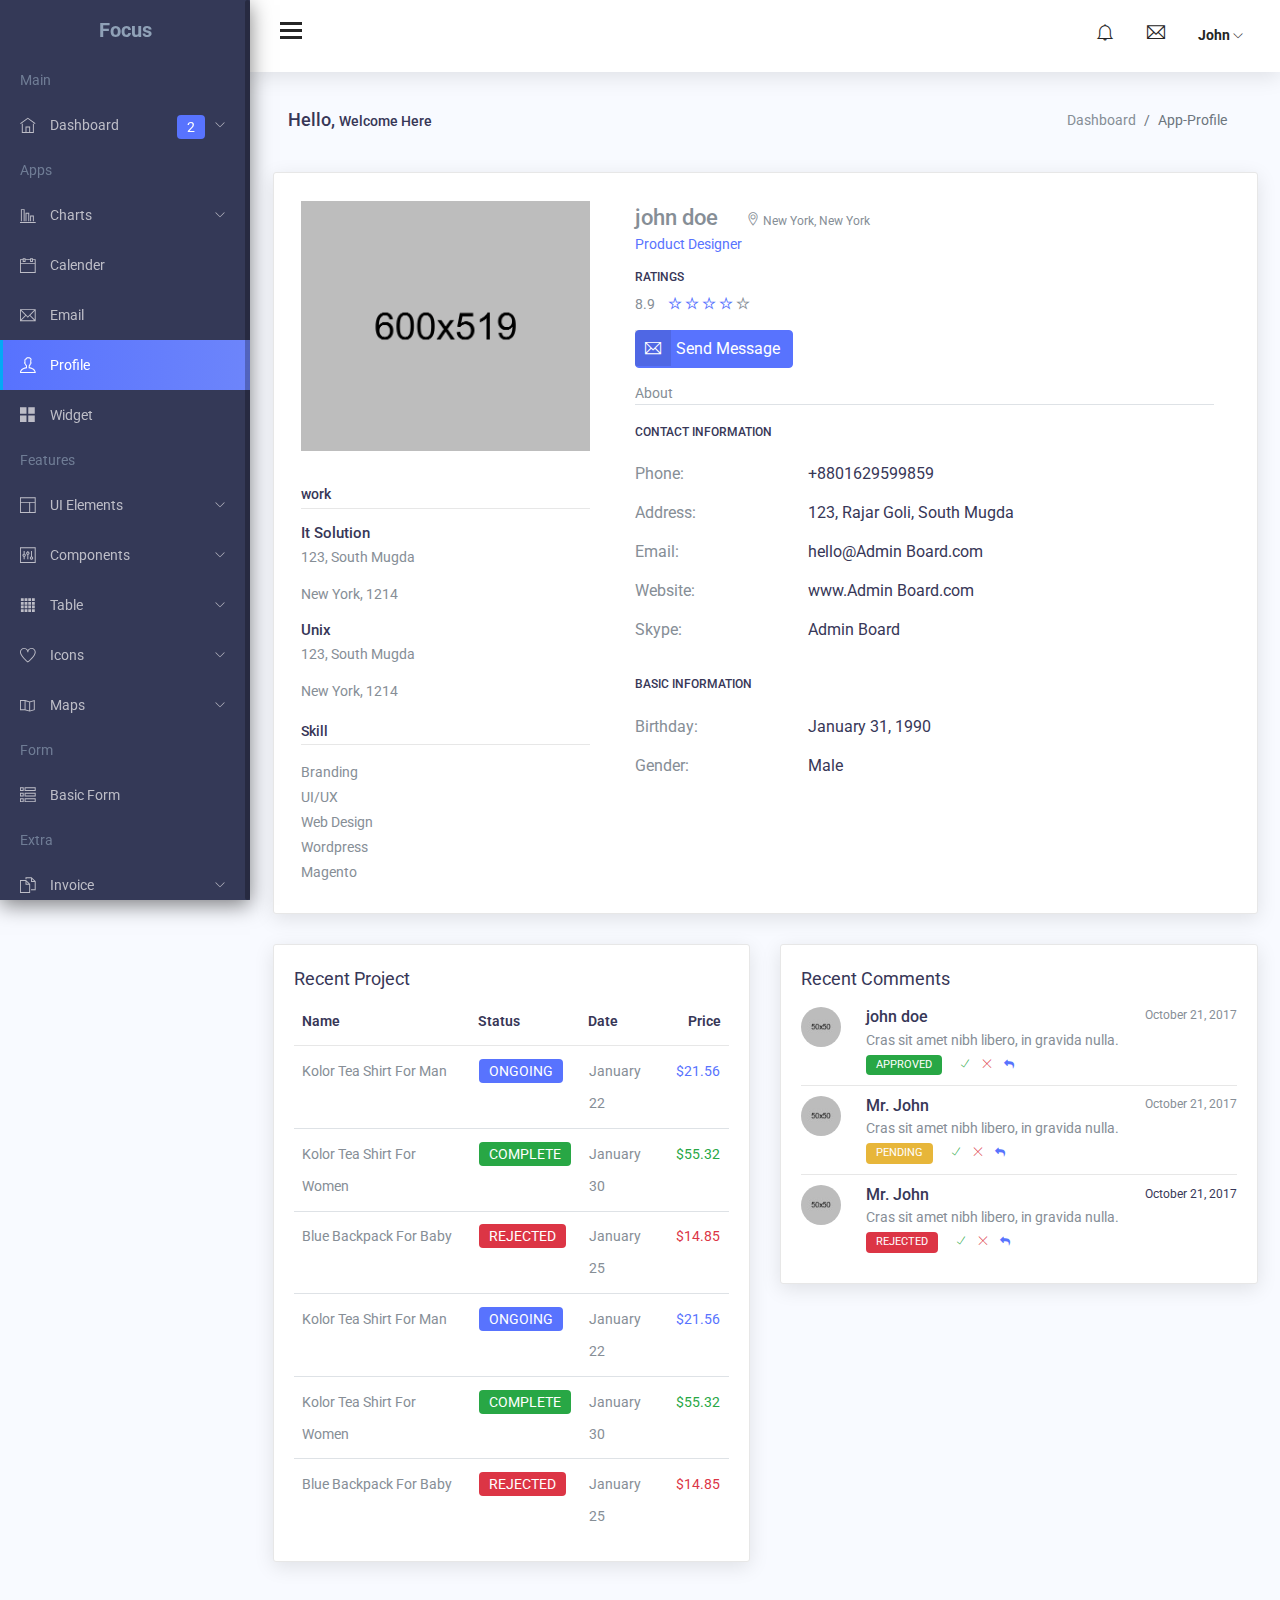
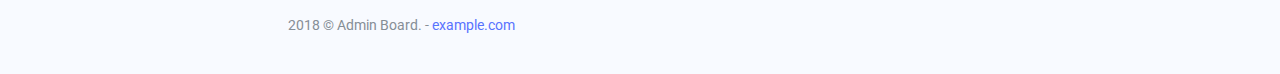
<file: html/app-profile.html>
<!DOCTYPE html>
<html lang="en">

<head>
    <meta charset="utf-8">
    <meta http-equiv="X-UA-Compatible" content="IE=edge">
    <meta name="viewport" content="width=device-width, initial-scale=1">

    <title>Focus Admin Dashboard</title>

    <!-- ================= Favicon ================== -->
    <!-- Standard -->
    <link rel="shortcut icon" href="http://placehold.it/64.png/000/fff">
    <!-- Retina iPad Touch Icon-->
    <link rel="apple-touch-icon" sizes="144x144" href="http://placehold.it/144.png/000/fff">
    <!-- Retina iPhone Touch Icon-->
    <link rel="apple-touch-icon" sizes="114x114" href="http://placehold.it/114.png/000/fff">
    <!-- Standard iPad Touch Icon-->
    <link rel="apple-touch-icon" sizes="72x72" href="http://placehold.it/72.png/000/fff">
    <!-- Standard iPhone Touch Icon-->
    <link rel="apple-touch-icon" sizes="57x57" href="http://placehold.it/57.png/000/fff">   

    <!-- Common -->
    <link href="css/lib/font-awesome.min.css" rel="stylesheet">
    <link href="css/lib/themify-icons.css" rel="stylesheet">
    <link href="css/lib/menubar/sidebar.css" rel="stylesheet">
    <link href="css/lib/bootstrap.min.css" rel="stylesheet">
    <link href="css/lib/helper.css" rel="stylesheet">
    <link href="css/style.css" rel="stylesheet">
</head>

<body>
  <div class="sidebar sidebar-hide-to-small sidebar-shrink sidebar-gestures">
    <div class="nano">
      <div class="nano-content">
        <div class="logo">
          <a href="index.html">
            <!-- <img src="images/logo.png" alt="" /> -->
            <span>Focus</span>
          </a>
        </div>
        <ul>
          <li class="label">Main</li>
          <li>
            <a class="sidebar-sub-toggle">
              <i class="ti-home"></i> Dashboard
              <span class="badge badge-primary">2</span>
              <span class="sidebar-collapse-icon ti-angle-down"></span>
            </a>
            <ul>
              <li>
                <a href="index.html">Dashboard 1</a>
              </li>
              <li>
                <a href="index.html">Dashboard 2</a>
              </li>



            </ul>
          </li>

          <li class="label">Apps</li>
          <li>
            <a class="sidebar-sub-toggle">
              <i class="ti-bar-chart-alt"></i> Charts
              <span class="sidebar-collapse-icon ti-angle-down"></span>
            </a>
            <ul>
              <li>
                <a href="chart-flot.html">Flot</a>
              </li>
              <li>
                <a href="chart-morris.html">Morris</a>
              </li>
              <li>
                <a href="chartjs.html">Chartjs</a>
              </li>
              <li>
                <a href="chartist.html">Chartist</a>
              </li>
              <li>
                <a href="chart-peity.html">Peity</a>
              </li>
              <li>
                <a href="chart-sparkline.html">Sparkle</a>
              </li>
              <li>
                <a href="chart-knob.html">Knob</a>
              </li>
            </ul>
          </li>
          <li>
            <a href="app-event-calender.html">
              <i class="ti-calendar"></i> Calender </a>
          </li>
          <li>
            <a href="app-email.html">
              <i class="ti-email"></i> Email</a>
          </li>
          <li>
            <a href="app-profile.html">
              <i class="ti-user"></i> Profile</a>
          </li>
          <li>
            <a href="app-widget-card.html">
              <i class="ti-layout-grid2-alt"></i> Widget</a>
          </li>
          <li class="label">Features</li>
          <li>
            <a class="sidebar-sub-toggle">
              <i class="ti-layout"></i> UI Elements
              <span class="sidebar-collapse-icon ti-angle-down"></span>
            </a>
            <ul>
              <li>
                <a href="ui-typography.html">Typography</a>
              </li>
              <li>
                <a href="ui-alerts.html">Alerts</a>
              </li>

              <li>
                <a href="ui-button.html">Button</a>
              </li>
              <li>
                <a href="ui-dropdown.html">Dropdown</a>
              </li>

              <li>
                <a href="ui-list-group.html">List Group</a>
              </li>

              <li>
                <a href="ui-progressbar.html">Progressbar</a>
              </li>
              <li>
                <a href="ui-tab.html">Tab</a>
              </li>

            </ul>
          </li>
          <li>
            <a class="sidebar-sub-toggle">
              <i class="ti-panel"></i> Components
              <span class="sidebar-collapse-icon ti-angle-down"></span>
            </a>
            <ul>
              <li>
                <a href="uc-calendar.html">Calendar</a>
              </li>
              <li>
                <a href="uc-carousel.html">Carousel</a>
              </li>
              <li>
                <a href="uc-weather.html">Weather</a>
              </li>
              <li>
                <a href="uc-datamap.html">Datamap</a>
              </li>
              <li>
                <a href="uc-todo-list.html">To do</a>
              </li>
              <li>
                <a href="uc-scrollable.html">Scrollable</a>
              </li>
              <li>
                <a href="uc-sweetalert.html">Sweet Alert</a>
              </li>
              <li>
                <a href="uc-toastr.html">Toastr</a>
              </li>
              <li>
                <a href="uc-range-slider-basic.html">Basic Range Slider</a>
              </li>
              <li>
                <a href="uc-range-slider-advance.html">Advance Range Slider</a>
              </li>
              <li>
                <a href="uc-nestable.html">Nestable</a>
              </li>

              <li>
                <a href="uc-rating-bar-rating.html">Bar Rating</a>
              </li>
              <li>
                <a href="uc-rating-jRate.html">jRate</a>
              </li>
            </ul>
          </li>
          <li>
            <a class="sidebar-sub-toggle">
              <i class="ti-layout-grid4-alt"></i> Table
              <span class="sidebar-collapse-icon ti-angle-down"></span>
            </a>
            <ul>
              <li>
                <a href="table-basic.html">Basic</a>
              </li>

              <li>
                <a href="table-export.html">Datatable Export</a>
              </li>
              <li>
                <a href="table-row-select.html">Datatable Row Select</a>
              </li>
              <li>
                <a href="table-jsgrid.html">Editable </a>
              </li>
            </ul>
          </li>
          <li>
            <a class="sidebar-sub-toggle">
              <i class="ti-heart"></i> Icons
              <span class="sidebar-collapse-icon ti-angle-down"></span>
            </a>
            <ul>
              <li>
                <a href="font-themify.html">Themify</a>
              </li>
            </ul>
          </li>
          <li>
            <a class="sidebar-sub-toggle">
              <i class="ti-map"></i> Maps
              <span class="sidebar-collapse-icon ti-angle-down"></span>
            </a>
            <ul>
              <li>
                <a href="gmaps.html">Basic</a>
              </li>
              <li>
                <a href="vector-map.html">Vector Map</a>
              </li>
            </ul>
          </li>
          <li class="label">Form</li>
          <li>
            <a href="form-basic.html">
              <i class="ti-view-list-alt"></i> Basic Form </a>
          </li>
          <li class="label">Extra</li>
          <li>
            <a class="sidebar-sub-toggle">
              <i class="ti-files"></i> Invoice
              <span class="sidebar-collapse-icon ti-angle-down"></span>
            </a>
            <ul>
              <li>
                <a href="invoice.html">Basic</a>
              </li>
              <li>
                <a href="invoice-editable.html">Editable</a>
              </li>
            </ul>
          </li>
          <li>
            <a class="sidebar-sub-toggle">
              <i class="ti-target"></i> Pages
              <span class="sidebar-collapse-icon ti-angle-down"></span>
            </a>
            <ul>
              <li>
                <a href="page-login.html">Login</a>
              </li>
              <li>
                <a href="page-register.html">Register</a>
              </li>
              <li>
                <a href="page-reset-password.html">Forgot password</a>
              </li>
            </ul>
          </li>
          <li>
            <a href="../documentation/index.html">
              <i class="ti-file"></i> Documentation</a>
          </li>
          <li>
            <a>
              <i class="ti-close"></i> Logout</a>
          </li>
        </ul>
      </div>
    </div>
  </div>
  <!-- /# sidebar -->


  <div class="header">
    <div class="container-fluid">
      <div class="row">
        <div class="col-lg-12">
          <div class="float-left">
            <div class="hamburger sidebar-toggle">
              <span class="line"></span>
              <span class="line"></span>
              <span class="line"></span>
            </div>
          </div>
          <div class="float-right">
            <div class="dropdown dib">
              <div class="header-icon" data-toggle="dropdown">
                <i class="ti-bell"></i>
                <div class="drop-down dropdown-menu dropdown-menu-right">
                  <div class="dropdown-content-heading">
                    <span class="text-left">Recent Notifications</span>
                  </div>
                  <div class="dropdown-content-body">
                    <ul>
                      <li>
                        <a href="#">
                          <img class="pull-left m-r-10 avatar-img" src="images/avatar/3.jpg" alt="" />
                          <div class="notification-content">
                            <small class="notification-timestamp pull-right">02:34 PM</small>
                            <div class="notification-heading">Mr. John</div>
                            <div class="notification-text">5 members joined today </div>
                          </div>
                        </a>
                      </li>
                      <li>
                        <a href="#">
                          <img class="pull-left m-r-10 avatar-img" src="images/avatar/3.jpg" alt="" />
                          <div class="notification-content">
                            <small class="notification-timestamp pull-right">02:34 PM</small>
                            <div class="notification-heading">Mariam</div>
                            <div class="notification-text">likes a photo of you</div>
                          </div>
                        </a>
                      </li>
                      <li>
                        <a href="#">
                          <img class="pull-left m-r-10 avatar-img" src="images/avatar/3.jpg" alt="" />
                          <div class="notification-content">
                            <small class="notification-timestamp pull-right">02:34 PM</small>
                            <div class="notification-heading">Tasnim</div>
                            <div class="notification-text">Hi Teddy, Just wanted to let you ...</div>
                          </div>
                        </a>
                      </li>
                      <li>
                        <a href="#">
                          <img class="pull-left m-r-10 avatar-img" src="images/avatar/3.jpg" alt="" />
                          <div class="notification-content">
                            <small class="notification-timestamp pull-right">02:34 PM</small>
                            <div class="notification-heading">Mr. John</div>
                            <div class="notification-text">Hi Teddy, Just wanted to let you ...</div>
                          </div>
                        </a>
                      </li>
                      <li class="text-center">
                        <a href="#" class="more-link">See All</a>
                      </li>
                    </ul>
                  </div>
                </div>
              </div>
            </div>
            <div class="dropdown dib">
              <div class="header-icon" data-toggle="dropdown">
                <i class="ti-email"></i>
                <div class="drop-down dropdown-menu dropdown-menu-right">
                  <div class="dropdown-content-heading">
                    <span class="text-left">2 New Messages</span>
                    <a href="email.html">
                      <i class="ti-pencil-alt pull-right"></i>
                    </a>
                  </div>
                  <div class="dropdown-content-body">
                    <ul>
                      <li class="notification-unread">
                        <a href="#">
                          <img class="pull-left m-r-10 avatar-img" src="images/avatar/1.jpg" alt="" />
                          <div class="notification-content">
                            <small class="notification-timestamp pull-right">02:34 PM</small>
                            <div class="notification-heading">Michael Qin</div>
                            <div class="notification-text">Hi Teddy, Just wanted to let you ...</div>
                          </div>
                        </a>
                      </li>
                      <li class="notification-unread">
                        <a href="#">
                          <img class="pull-left m-r-10 avatar-img" src="images/avatar/2.jpg" alt="" />
                          <div class="notification-content">
                            <small class="notification-timestamp pull-right">02:34 PM</small>
                            <div class="notification-heading">Mr. John</div>
                            <div class="notification-text">Hi Teddy, Just wanted to let you ...</div>
                          </div>
                        </a>
                      </li>
                      <li>
                        <a href="#">
                          <img class="pull-left m-r-10 avatar-img" src="images/avatar/3.jpg" alt="" />
                          <div class="notification-content">
                            <small class="notification-timestamp pull-right">02:34 PM</small>
                            <div class="notification-heading">Michael Qin</div>
                            <div class="notification-text">Hi Teddy, Just wanted to let you ...</div>
                          </div>
                        </a>
                      </li>
                      <li>
                        <a href="#">
                          <img class="pull-left m-r-10 avatar-img" src="images/avatar/2.jpg" alt="" />
                          <div class="notification-content">
                            <small class="notification-timestamp pull-right">02:34 PM</small>
                            <div class="notification-heading">Mr. John</div>
                            <div class="notification-text">Hi Teddy, Just wanted to let you ...</div>
                          </div>
                        </a>
                      </li>
                      <li class="text-center">
                        <a href="#" class="more-link">See All</a>
                      </li>
                    </ul>
                  </div>
                </div>
              </div>
            </div>
            <div class="dropdown dib">
              <div class="header-icon" data-toggle="dropdown">
                <span class="user-avatar">John
                  <i class="ti-angle-down f-s-10"></i>
                </span>
                <div class="drop-down dropdown-profile dropdown-menu dropdown-menu-right">
                  <div class="dropdown-content-heading">
                    <span class="text-left">Upgrade Now</span>
                    <p class="trial-day">30 Days Trail</p>
                  </div>
                  <div class="dropdown-content-body">
                    <ul>
                      <li>
                        <a href="#">
                          <i class="ti-user"></i>
                          <span>Profile</span>
                        </a>
                      </li>

                      <li>
                        <a href="#">
                          <i class="ti-email"></i>
                          <span>Inbox</span>
                        </a>
                      </li>
                      <li>
                        <a href="#">
                          <i class="ti-settings"></i>
                          <span>Setting</span>
                        </a>
                      </li>

                      <li>
                        <a href="#">
                          <i class="ti-lock"></i>
                          <span>Lock Screen</span>
                        </a>
                      </li>
                      <li>
                        <a href="#">
                          <i class="ti-power-off"></i>
                          <span>Logout</span>
                        </a>
                      </li>
                    </ul>
                  </div>
                </div>
              </div>
            </div>
          </div>
        </div>
      </div>
    </div>
  </div>



  <div class="content-wrap">
    <div class="main">
      <div class="container-fluid">
        <div class="row">
          <div class="col-lg-8 p-r-0 title-margin-right">
            <div class="page-header">
              <div class="page-title">
                <h1>Hello,
                  <span>Welcome Here</span>
                </h1>
              </div>
            </div>
          </div>
          <!-- /# column -->
          <div class="col-lg-4 p-l-0 title-margin-left">
            <div class="page-header">
              <div class="page-title">
                <ol class="breadcrumb">
                  <li class="breadcrumb-item">
                    <a href="#">Dashboard</a>
                  </li>
                  <li class="breadcrumb-item active">App-Profile</li>
                </ol>
              </div>
            </div>
          </div>
          <!-- /# column -->
        </div>
        <!-- /# row -->
        <section id="main-content">
          <div class="row">
            <div class="col-lg-12">
              <div class="card">
                <div class="card-body">
                  <div class="user-profile">
                    <div class="row">
                      <div class="col-lg-4">
                        <div class="user-photo m-b-30">
                          <img class="img-fluid" src="images/user-profile.jpg" alt="" />
                        </div>
                        <div class="user-work">
                          <h4>work</h4>
                          <div class="work-content">
                            <h3>It Solution </h3>
                            <p>123, South Mugda</p>
                            <p>New York, 1214</p>
                          </div>
                          <div class="work-content">
                            <h3>Unix</h3>
                            <p>123, South Mugda</p>
                            <p>New York, 1214</p>
                          </div>
                        </div>
                        <div class="user-skill">
                          <h4>Skill</h4>
                          <ul>
                            <li>
                              <a href="#">Branding</a>
                            </li>
                            <li>
                              <a href="#">UI/UX</a>
                            </li>
                            <li>
                              <a href="#">Web Design</a>
                            </li>
                            <li>
                              <a href="#">Wordpress</a>
                            </li>
                            <li>
                              <a href="#">Magento</a>
                            </li>
                          </ul>
                        </div>
                      </div>
                      <div class="col-lg-8">
                        <div class="user-profile-name">john doe</div>
                        <div class="user-Location">
                          <i class="ti-location-pin"></i> New York, New York</div>
                        <div class="user-job-title">Product Designer</div>
                        <div class="ratings">
                          <h4>Ratings</h4>
                          <div class="rating-star">
                            <span>8.9</span>
                            <i class="ti-star color-primary"></i>
                            <i class="ti-star color-primary"></i>
                            <i class="ti-star color-primary"></i>
                            <i class="ti-star color-primary"></i>
                            <i class="ti-star"></i>
                          </div>
                        </div>
                        <div class="user-send-message">
                          <button class="btn btn-primary btn-addon" type="button">
                            <i class="ti-email"></i>Send Message</button>
                        </div>
                        <div class="custom-tab user-profile-tab">
                          <ul class="nav nav-tabs" role="tablist">
                            <li role="presentation" class="active">
                              <a href="#1" aria-controls="1" role="tab" data-toggle="tab">About</a>
                            </li>
                          </ul>
                          <div class="tab-content">
                            <div role="tabpanel" class="tab-pane active" id="1">
                              <div class="contact-information">
                                <h4>Contact information</h4>
                                <div class="phone-content">
                                  <span class="contact-title">Phone:</span>
                                  <span class="phone-number">+8801629599859</span>
                                </div>
                                <div class="address-content">
                                  <span class="contact-title">Address:</span>
                                  <span class="mail-address">123, Rajar Goli, South Mugda</span>
                                </div>
                                <div class="email-content">
                                  <span class="contact-title">Email:</span>
                                  <span class="contact-email">hello@Admin Board.com</span>
                                </div>
                                <div class="website-content">
                                  <span class="contact-title">Website:</span>
                                  <span class="contact-website">www.Admin Board.com</span>
                                </div>
                                <div class="skype-content">
                                  <span class="contact-title">Skype:</span>
                                  <span class="contact-skype">Admin Board</span>
                                </div>
                              </div>
                              <div class="basic-information">
                                <h4>Basic information</h4>
                                <div class="birthday-content">
                                  <span class="contact-title">Birthday:</span>
                                  <span class="birth-date">January 31, 1990 </span>
                                </div>
                                <div class="gender-content">
                                  <span class="contact-title">Gender:</span>
                                  <span class="gender">Male</span>
                                </div>
                              </div>
                            </div>
                          </div>
                        </div>
                      </div>
                    </div>
                  </div>
                </div>
              </div>
            </div>
          </div>
          <!-- /# row -->
          <div class="row">
            <div class="col-lg-6">
              <div class="card">
                <div class="card-title">
                  <h4>Recent Project </h4>

                </div>
                <div class="card-body">
                  <div class="table-responsive">
                    <table class="table table-hover ">
                      <thead>
                        <tr>
                          <th>Name</th>
                          <th>Status</th>
                          <th>Date</th>
                          <th>Price</th>
                        </tr>
                      </thead>
                      <tbody>
                        <tr>
                          <td>Kolor Tea Shirt For Man</td>
                          <td>
                            <span class="badge badge-primary">Ongoing</span>
                          </td>
                          <td>January 22</td>
                          <td class="color-primary">$21.56</td>
                        </tr>
                        <tr>
                          <td>Kolor Tea Shirt For Women</td>
                          <td>
                            <span class="badge badge-success">Complete</span>
                          </td>
                          <td>January 30</td>
                          <td class="color-success">$55.32</td>
                        </tr>
                        <tr>
                          <td>Blue Backpack For Baby</td>
                          <td>
                            <span class="badge badge-danger">Rejected</span>
                          </td>
                          <td>January 25</td>
                          <td class="color-danger">$14.85</td>
                        </tr>
                        <tr>
                          <td>Kolor Tea Shirt For Man</td>
                          <td>
                            <span class="badge badge-primary">Ongoing</span>
                          </td>
                          <td>January 22</td>
                          <td class="color-primary">$21.56</td>
                        </tr>
                        <tr>
                          <td>Kolor Tea Shirt For Women</td>
                          <td>
                            <span class="badge badge-success">Complete</span>
                          </td>
                          <td>January 30</td>
                          <td class="color-success">$55.32</td>
                        </tr>
                        <tr>
                          <td>Blue Backpack For Baby</td>
                          <td>
                            <span class="badge badge-danger">Rejected</span>
                          </td>
                          <td>January 25</td>
                          <td class="color-danger">$14.85</td>
                        </tr>
                      </tbody>
                    </table>
                  </div>
                </div>
              </div>
            </div>
            <!-- /# column -->
            <div class="col-lg-6">
              <div class="card">
                <div class="card-title">
                  <h4>Recent Comments </h4>

                </div>
                <div class="recent-comment">
                  <div class="media">
                    <div class="media-left">
                      <a href="#">
                        <img class="media-object" src="images/avatar/1.jpg" alt="...">
                      </a>
                    </div>
                    <div class="media-body">
                      <h4 class="media-heading">john doe</h4>
                      <p>Cras sit amet nibh libero, in gravida nulla. </p>
                      <div class="comment-action">
                        <div class="badge badge-success">Approved</div>
                        <span class="m-l-10">
                          <a href="#">
                            <i class="ti-check color-success"></i>
                          </a>
                          <a href="#">
                            <i class="ti-close color-danger"></i>
                          </a>
                          <a href="#">
                            <i class="fa fa-reply color-primary"></i>
                          </a>
                        </span>
                      </div>
                      <p class="comment-date">October 21, 2017</p>
                    </div>
                  </div>
                  <div class="media">
                    <div class="media-left">
                      <a href="#">
                        <img class="media-object" src="images/avatar/2.jpg" alt="...">
                      </a>
                    </div>
                    <div class="media-body">
                      <h4 class="media-heading">Mr. John</h4>
                      <p>Cras sit amet nibh libero, in gravida nulla. </p>
                      <div class="comment-action">
                        <div class="badge badge-warning">Pending</div>
                        <span class="m-l-10">
                          <a href="#">
                            <i class="ti-check color-success"></i>
                          </a>
                          <a href="#">
                            <i class="ti-close color-danger"></i>
                          </a>
                          <a href="#">
                            <i class="fa fa-reply color-primary"></i>
                          </a>
                        </span>
                      </div>
                      <p class="comment-date">October 21, 2017</p>
                    </div>
                  </div>
                  <div class="media no-border">
                    <div class="media-left">
                      <a href="#">
                        <img class="media-object" src="images/avatar/3.jpg" alt="...">
                      </a>
                    </div>
                    <div class="media-body">
                      <h4 class="media-heading">Mr. John</h4>
                      <p>Cras sit amet nibh libero, in gravida nulla. </p>
                      <div class="comment-action">
                        <div class="badge badge-danger">Rejected</div>
                        <span class="m-l-10">
                          <a href="#">
                            <i class="ti-check color-success"></i>
                          </a>
                          <a href="#">
                            <i class="ti-close color-danger"></i>
                          </a>
                          <a href="#">
                            <i class="fa fa-reply color-primary"></i>
                          </a>
                        </span>
                      </div>
                      <div class="comment-date">October 21, 2017</div>
                    </div>
                  </div>
                </div>
              </div>
              <!-- /# card -->
            </div>
            <!-- /# column -->
          </div>
          <div class="row">
            <div class="col-lg-12">
              <div class="footer">
                <p>2018 © Admin Board. -
                  <a href="#">example.com</a>
                </p>
              </div>
            </div>
          </div>
        </section>
      </div>
    </div>
  </div>







    <!-- Common -->
    <script src="js/lib/jquery.min.js"></script>
    <script src="js/lib/jquery.nanoscroller.min.js"></script>
    <script src="js/lib/menubar/sidebar.js"></script>
    <script src="js/lib/preloader/pace.min.js"></script>
    <script src="js/lib/bootstrap.min.js"></script>
    <script src="js/scripts.js"></script>

</body>

</html>
</file>
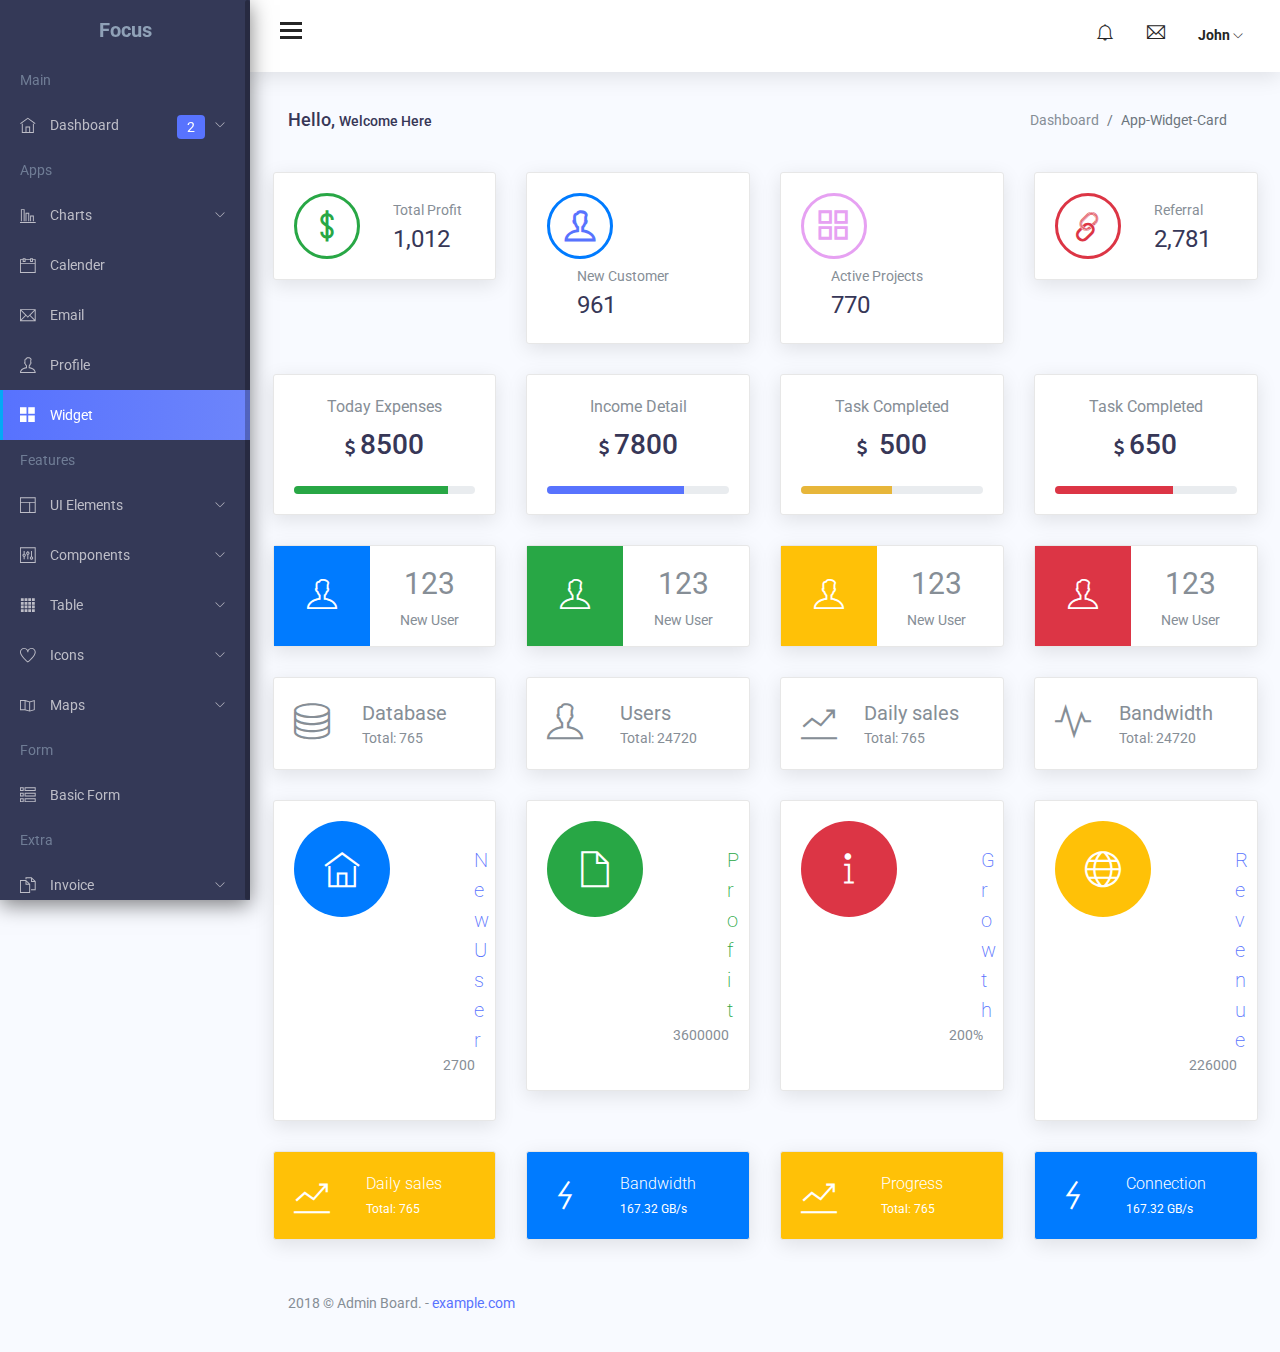
<file: html/app-widget-card.html>
<!DOCTYPE html>
<html lang="en">

<head>
  <meta charset="utf-8">
  <meta http-equiv="X-UA-Compatible" content="IE=edge">
  <meta name="viewport" content="width=device-width, initial-scale=1">

  <title>Focus Admin Dashboard</title>

  <!-- ================= Favicon ================== -->
  <!-- Standard -->
  <link rel="shortcut icon" href="http://placehold.it/64.png/000/fff">
  <!-- Retina iPad Touch Icon-->
  <link rel="apple-touch-icon" sizes="144x144" href="http://placehold.it/144.png/000/fff">
  <!-- Retina iPhone Touch Icon-->
  <link rel="apple-touch-icon" sizes="114x114" href="http://placehold.it/114.png/000/fff">
  <!-- Standard iPad Touch Icon-->
  <link rel="apple-touch-icon" sizes="72x72" href="http://placehold.it/72.png/000/fff">
  <!-- Standard iPhone Touch Icon-->
  <link rel="apple-touch-icon" sizes="57x57" href="http://placehold.it/57.png/000/fff">


  <!-- Common -->
  <link href="css/lib/font-awesome.min.css" rel="stylesheet">
  <link href="css/lib/themify-icons.css" rel="stylesheet">
  <link href="css/lib/menubar/sidebar.css" rel="stylesheet">
  <link href="css/lib/bootstrap.min.css" rel="stylesheet">
  <link href="css/lib/helper.css" rel="stylesheet">
  <link href="css/style.css" rel="stylesheet">
</head>

<body>

  <div class="sidebar sidebar-hide-to-small sidebar-shrink sidebar-gestures">
    <div class="nano">
      <div class="nano-content">
        <div class="logo">
          <a href="index.html">
            <!-- <img src="images/logo.png" alt="" /> -->
            <span>Focus</span>
          </a>
        </div>
        <ul>
          <li class="label">Main</li>
          <li>
            <a class="sidebar-sub-toggle">
              <i class="ti-home"></i> Dashboard
              <span class="badge badge-primary">2</span>
              <span class="sidebar-collapse-icon ti-angle-down"></span>
            </a>
            <ul>
              <li>
                <a href="index.html">Dashboard 1</a>
              </li>
              <li>
                <a href="index.html">Dashboard 2</a>
              </li>



            </ul>
          </li>

          <li class="label">Apps</li>
          <li>
            <a class="sidebar-sub-toggle">
              <i class="ti-bar-chart-alt"></i> Charts
              <span class="sidebar-collapse-icon ti-angle-down"></span>
            </a>
            <ul>
              <li>
                <a href="chart-flot.html">Flot</a>
              </li>
              <li>
                <a href="chart-morris.html">Morris</a>
              </li>
              <li>
                <a href="chartjs.html">Chartjs</a>
              </li>
              <li>
                <a href="chartist.html">Chartist</a>
              </li>
              <li>
                <a href="chart-peity.html">Peity</a>
              </li>
              <li>
                <a href="chart-sparkline.html">Sparkle</a>
              </li>
              <li>
                <a href="chart-knob.html">Knob</a>
              </li>
            </ul>
          </li>
          <li>
            <a href="app-event-calender.html">
              <i class="ti-calendar"></i> Calender </a>
          </li>
          <li>
            <a href="app-email.html">
              <i class="ti-email"></i> Email</a>
          </li>
          <li>
            <a href="app-profile.html">
              <i class="ti-user"></i> Profile</a>
          </li>
          <li>
            <a href="app-widget-card.html">
              <i class="ti-layout-grid2-alt"></i> Widget</a>
          </li>
          <li class="label">Features</li>
          <li>
            <a class="sidebar-sub-toggle">
              <i class="ti-layout"></i> UI Elements
              <span class="sidebar-collapse-icon ti-angle-down"></span>
            </a>
            <ul>
              <li>
                <a href="ui-typography.html">Typography</a>
              </li>
              <li>
                <a href="ui-alerts.html">Alerts</a>
              </li>

              <li>
                <a href="ui-button.html">Button</a>
              </li>
              <li>
                <a href="ui-dropdown.html">Dropdown</a>
              </li>

              <li>
                <a href="ui-list-group.html">List Group</a>
              </li>

              <li>
                <a href="ui-progressbar.html">Progressbar</a>
              </li>
              <li>
                <a href="ui-tab.html">Tab</a>
              </li>

            </ul>
          </li>
          <li>
            <a class="sidebar-sub-toggle">
              <i class="ti-panel"></i> Components
              <span class="sidebar-collapse-icon ti-angle-down"></span>
            </a>
            <ul>
              <li>
                <a href="uc-calendar.html">Calendar</a>
              </li>
              <li>
                <a href="uc-carousel.html">Carousel</a>
              </li>
              <li>
                <a href="uc-weather.html">Weather</a>
              </li>
              <li>
                <a href="uc-datamap.html">Datamap</a>
              </li>
              <li>
                <a href="uc-todo-list.html">To do</a>
              </li>
              <li>
                <a href="uc-scrollable.html">Scrollable</a>
              </li>
              <li>
                <a href="uc-sweetalert.html">Sweet Alert</a>
              </li>
              <li>
                <a href="uc-toastr.html">Toastr</a>
              </li>
              <li>
                <a href="uc-range-slider-basic.html">Basic Range Slider</a>
              </li>
              <li>
                <a href="uc-range-slider-advance.html">Advance Range Slider</a>
              </li>
              <li>
                <a href="uc-nestable.html">Nestable</a>
              </li>

              <li>
                <a href="uc-rating-bar-rating.html">Bar Rating</a>
              </li>
              <li>
                <a href="uc-rating-jRate.html">jRate</a>
              </li>
            </ul>
          </li>
          <li>
            <a class="sidebar-sub-toggle">
              <i class="ti-layout-grid4-alt"></i> Table
              <span class="sidebar-collapse-icon ti-angle-down"></span>
            </a>
            <ul>
              <li>
                <a href="table-basic.html">Basic</a>
              </li>

              <li>
                <a href="table-export.html">Datatable Export</a>
              </li>
              <li>
                <a href="table-row-select.html">Datatable Row Select</a>
              </li>
              <li>
                <a href="table-jsgrid.html">Editable </a>
              </li>
            </ul>
          </li>
          <li>
            <a class="sidebar-sub-toggle">
              <i class="ti-heart"></i> Icons
              <span class="sidebar-collapse-icon ti-angle-down"></span>
            </a>
            <ul>
              <li>
                <a href="font-themify.html">Themify</a>
              </li>
            </ul>
          </li>
          <li>
            <a class="sidebar-sub-toggle">
              <i class="ti-map"></i> Maps
              <span class="sidebar-collapse-icon ti-angle-down"></span>
            </a>
            <ul>
              <li>
                <a href="gmaps.html">Basic</a>
              </li>
              <li>
                <a href="vector-map.html">Vector Map</a>
              </li>
            </ul>
          </li>
          <li class="label">Form</li>
          <li>
            <a href="form-basic.html">
              <i class="ti-view-list-alt"></i> Basic Form </a>
          </li>
          <li class="label">Extra</li>
          <li>
            <a class="sidebar-sub-toggle">
              <i class="ti-files"></i> Invoice
              <span class="sidebar-collapse-icon ti-angle-down"></span>
            </a>
            <ul>
              <li>
                <a href="invoice.html">Basic</a>
              </li>
              <li>
                <a href="invoice-editable.html">Editable</a>
              </li>
            </ul>
          </li>
          <li>
            <a class="sidebar-sub-toggle">
              <i class="ti-target"></i> Pages
              <span class="sidebar-collapse-icon ti-angle-down"></span>
            </a>
            <ul>
              <li>
                <a href="page-login.html">Login</a>
              </li>
              <li>
                <a href="page-register.html">Register</a>
              </li>
              <li>
                <a href="page-reset-password.html">Forgot password</a>
              </li>
            </ul>
          </li>
          <li>
            <a href="../documentation/index.html">
              <i class="ti-file"></i> Documentation</a>
          </li>
          <li>
            <a>
              <i class="ti-close"></i> Logout</a>
          </li>
        </ul>
      </div>
    </div>
  </div>
  <!-- /# sidebar -->


  <div class="header">
    <div class="container-fluid">
      <div class="row">
        <div class="col-lg-12">
          <div class="float-left">
            <div class="hamburger sidebar-toggle">
              <span class="line"></span>
              <span class="line"></span>
              <span class="line"></span>
            </div>
          </div>
          <div class="float-right">
            <div class="dropdown dib">
              <div class="header-icon" data-toggle="dropdown">
                <i class="ti-bell"></i>
                <div class="drop-down dropdown-menu dropdown-menu-right">
                  <div class="dropdown-content-heading">
                    <span class="text-left">Recent Notifications</span>
                  </div>
                  <div class="dropdown-content-body">
                    <ul>
                      <li>
                        <a href="#">
                          <img class="pull-left m-r-10 avatar-img" src="images/avatar/3.jpg" alt="" />
                          <div class="notification-content">
                            <small class="notification-timestamp pull-right">02:34 PM</small>
                            <div class="notification-heading">Mr. John</div>
                            <div class="notification-text">5 members joined today </div>
                          </div>
                        </a>
                      </li>
                      <li>
                        <a href="#">
                          <img class="pull-left m-r-10 avatar-img" src="images/avatar/3.jpg" alt="" />
                          <div class="notification-content">
                            <small class="notification-timestamp pull-right">02:34 PM</small>
                            <div class="notification-heading">Mariam</div>
                            <div class="notification-text">likes a photo of you</div>
                          </div>
                        </a>
                      </li>
                      <li>
                        <a href="#">
                          <img class="pull-left m-r-10 avatar-img" src="images/avatar/3.jpg" alt="" />
                          <div class="notification-content">
                            <small class="notification-timestamp pull-right">02:34 PM</small>
                            <div class="notification-heading">Tasnim</div>
                            <div class="notification-text">Hi Teddy, Just wanted to let you ...</div>
                          </div>
                        </a>
                      </li>
                      <li>
                        <a href="#">
                          <img class="pull-left m-r-10 avatar-img" src="images/avatar/3.jpg" alt="" />
                          <div class="notification-content">
                            <small class="notification-timestamp pull-right">02:34 PM</small>
                            <div class="notification-heading">Mr. John</div>
                            <div class="notification-text">Hi Teddy, Just wanted to let you ...</div>
                          </div>
                        </a>
                      </li>
                      <li class="text-center">
                        <a href="#" class="more-link">See All</a>
                      </li>
                    </ul>
                  </div>
                </div>
              </div>
            </div>
            <div class="dropdown dib">
              <div class="header-icon" data-toggle="dropdown">
                <i class="ti-email"></i>
                <div class="drop-down dropdown-menu dropdown-menu-right">
                  <div class="dropdown-content-heading">
                    <span class="text-left">2 New Messages</span>
                    <a href="email.html">
                      <i class="ti-pencil-alt pull-right"></i>
                    </a>
                  </div>
                  <div class="dropdown-content-body">
                    <ul>
                      <li class="notification-unread">
                        <a href="#">
                          <img class="pull-left m-r-10 avatar-img" src="images/avatar/1.jpg" alt="" />
                          <div class="notification-content">
                            <small class="notification-timestamp pull-right">02:34 PM</small>
                            <div class="notification-heading">Michael Qin</div>
                            <div class="notification-text">Hi Teddy, Just wanted to let you ...</div>
                          </div>
                        </a>
                      </li>
                      <li class="notification-unread">
                        <a href="#">
                          <img class="pull-left m-r-10 avatar-img" src="images/avatar/2.jpg" alt="" />
                          <div class="notification-content">
                            <small class="notification-timestamp pull-right">02:34 PM</small>
                            <div class="notification-heading">Mr. John</div>
                            <div class="notification-text">Hi Teddy, Just wanted to let you ...</div>
                          </div>
                        </a>
                      </li>
                      <li>
                        <a href="#">
                          <img class="pull-left m-r-10 avatar-img" src="images/avatar/3.jpg" alt="" />
                          <div class="notification-content">
                            <small class="notification-timestamp pull-right">02:34 PM</small>
                            <div class="notification-heading">Michael Qin</div>
                            <div class="notification-text">Hi Teddy, Just wanted to let you ...</div>
                          </div>
                        </a>
                      </li>
                      <li>
                        <a href="#">
                          <img class="pull-left m-r-10 avatar-img" src="images/avatar/2.jpg" alt="" />
                          <div class="notification-content">
                            <small class="notification-timestamp pull-right">02:34 PM</small>
                            <div class="notification-heading">Mr. John</div>
                            <div class="notification-text">Hi Teddy, Just wanted to let you ...</div>
                          </div>
                        </a>
                      </li>
                      <li class="text-center">
                        <a href="#" class="more-link">See All</a>
                      </li>
                    </ul>
                  </div>
                </div>
              </div>
            </div>
            <div class="dropdown dib">
              <div class="header-icon" data-toggle="dropdown">
                <span class="user-avatar">John
                  <i class="ti-angle-down f-s-10"></i>
                </span>
                <div class="drop-down dropdown-profile dropdown-menu dropdown-menu-right">
                  <div class="dropdown-content-heading">
                    <span class="text-left">Upgrade Now</span>
                    <p class="trial-day">30 Days Trail</p>
                  </div>
                  <div class="dropdown-content-body">
                    <ul>
                      <li>
                        <a href="#">
                          <i class="ti-user"></i>
                          <span>Profile</span>
                        </a>
                      </li>

                      <li>
                        <a href="#">
                          <i class="ti-email"></i>
                          <span>Inbox</span>
                        </a>
                      </li>
                      <li>
                        <a href="#">
                          <i class="ti-settings"></i>
                          <span>Setting</span>
                        </a>
                      </li>

                      <li>
                        <a href="#">
                          <i class="ti-lock"></i>
                          <span>Lock Screen</span>
                        </a>
                      </li>
                      <li>
                        <a href="#">
                          <i class="ti-power-off"></i>
                          <span>Logout</span>
                        </a>
                      </li>
                    </ul>
                  </div>
                </div>
              </div>
            </div>
          </div>
        </div>
      </div>
    </div>
  </div>



  <div class="content-wrap">
    <div class="main">
      <div class="container-fluid">
        <div class="row">
          <div class="col-lg-8 p-r-0 title-margin-right">
            <div class="page-header">
              <div class="page-title">
                <h1>Hello,
                  <span>Welcome Here</span>
                </h1>
              </div>
            </div>
          </div>
          <!-- /# column -->
          <div class="col-lg-4 p-l-0 title-margin-left">
            <div class="page-header">
              <div class="page-title">
                <ol class="breadcrumb">
                  <li class="breadcrumb-item">
                    <a href="#">Dashboard</a>
                  </li>
                  <li class="breadcrumb-item active">App-Widget-Card</li>
                </ol>
              </div>
            </div>
          </div>
          <!-- /# column -->
        </div>
        <!-- /# row -->
        <div id="main-content">
          <div class="row">
            <div class="col-lg-3">
              <div class="card">
                <div class="stat-widget-one">
                  <div class="stat-icon dib">
                    <i class="ti-money color-success border-success"></i>
                  </div>
                  <div class="stat-content dib">
                    <div class="stat-text">Total Profit</div>
                    <div class="stat-digit">1,012</div>
                  </div>
                </div>
              </div>
            </div>
            <div class="col-lg-3">
              <div class="card">
                <div class="stat-widget-one">
                  <div class="stat-icon dib">
                    <i class="ti-user color-primary border-primary"></i>
                  </div>
                  <div class="stat-content dib">
                    <div class="stat-text">New Customer</div>
                    <div class="stat-digit">961</div>
                  </div>
                </div>
              </div>
            </div>
            <div class="col-lg-3">
              <div class="card">
                <div class="stat-widget-one">
                  <div class="stat-icon dib">
                    <i class="ti-layout-grid2 color-pink border-pink"></i>
                  </div>
                  <div class="stat-content dib">
                    <div class="stat-text">Active Projects</div>
                    <div class="stat-digit">770</div>
                  </div>
                </div>
              </div>
            </div>
            <div class="col-lg-3">
              <div class="card">
                <div class="stat-widget-one">
                  <div class="stat-icon dib">
                    <i class="ti-link color-danger border-danger"></i>
                  </div>
                  <div class="stat-content dib">
                    <div class="stat-text">Referral</div>
                    <div class="stat-digit">2,781</div>
                  </div>
                </div>
              </div>
            </div>
          </div>
          <div class="row">
            <div class="col-lg-3">
              <div class="card">
                <div class="stat-widget-two">
                  <div class="stat-content">
                    <div class="stat-text">Today Expenses </div>
                    <div class="stat-digit">
                      <i class="fa fa-usd"></i>8500</div>
                  </div>
                  <div class="progress">
                    <div class="progress-bar progress-bar-success w-85" role="progressbar" aria-valuenow="85" aria-valuemin="0" aria-valuemax="100"></div>
                  </div>
                </div>
              </div>
            </div>
            <div class="col-lg-3">
              <div class="card">
                <div class="stat-widget-two">
                  <div class="stat-content">
                    <div class="stat-text">Income Detail</div>
                    <div class="stat-digit">
                      <i class="fa fa-usd"></i>7800</div>
                  </div>
                  <div class="progress">
                    <div class="progress-bar progress-bar-primary w-75" role="progressbar" aria-valuenow="78" aria-valuemin="0" aria-valuemax="100"></div>
                  </div>
                </div>
              </div>
            </div>
            <div class="col-lg-3">
              <div class="card">
                <div class="stat-widget-two">
                  <div class="stat-content">
                    <div class="stat-text">Task Completed</div>
                    <div class="stat-digit">
                      <i class="fa fa-usd"></i> 500</div>
                  </div>
                  <div class="progress">
                    <div class="progress-bar progress-bar-warning w-50" role="progressbar" aria-valuenow="50" aria-valuemin="0" aria-valuemax="100"></div>
                  </div>
                </div>
              </div>
            </div>
            <div class="col-lg-3">
              <div class="card">
                <div class="stat-widget-two">
                  <div class="stat-content">
                    <div class="stat-text">Task Completed</div>
                    <div class="stat-digit">
                      <i class="fa fa-usd"></i>650</div>
                  </div>
                  <div class="progress">
                    <div class="progress-bar progress-bar-danger w-65" role="progressbar" aria-valuenow="65" aria-valuemin="0" aria-valuemax="100"></div>
                  </div>
                </div>
              </div>
              <!-- /# card -->
            </div>
            <!-- /# column -->
          </div>
          <!-- /# row -->
          <div class="row">
            <div class="col-lg-3">
              <div class="card p-0">
                <div class="stat-widget-three">
                  <div class="stat-icon bg-primary">
                    <i class="ti-user"></i>
                  </div>
                  <div class="stat-content">
                    <div class="stat-digit">123</div>
                    <div class="stat-text">New User</div>
                  </div>
                </div>
              </div>
            </div>
            <div class="col-lg-3">
              <div class="card p-0">
                <div class="stat-widget-three">
                  <div class="stat-icon bg-success">
                    <i class="ti-user"></i>
                  </div>
                  <div class="stat-content">
                    <div class="stat-digit">123</div>
                    <div class="stat-text">New User</div>
                  </div>
                </div>
              </div>
            </div>
            <div class="col-lg-3">
              <div class="card p-0">
                <div class="stat-widget-three">
                  <div class="stat-icon bg-warning">
                    <i class="ti-user"></i>
                  </div>
                  <div class="stat-content">
                    <div class="stat-digit">123</div>
                    <div class="stat-text">New User</div>
                  </div>
                </div>
              </div>
            </div>
            <div class="col-lg-3">
              <div class="card p-0">
                <div class="stat-widget-three">
                  <div class="stat-icon bg-danger">
                    <i class="ti-user"></i>
                  </div>
                  <div class="stat-content">
                    <div class="stat-digit">123</div>
                    <div class="stat-text">New User</div>
                  </div>
                </div>
              </div>
            </div>
          </div>
          <!-- /# row -->
          <div class="row">
            <div class="col-lg-3">
              <div class="card">
                <div class="stat-widget-four">
                  <div class="stat-icon">
                    <i class="ti-server"></i>
                  </div>
                  <div class="stat-content">
                    <div class="text-left dib">
                      <div class="stat-heading">Database</div>
                      <div class="stat-text">Total: 765</div>
                    </div>
                  </div>
                </div>
              </div>
            </div>
            <div class="col-lg-3">
              <div class="card">
                <div class="stat-widget-four">
                  <div class="stat-icon">
                    <i class="ti-user"></i>
                  </div>
                  <div class="stat-content">
                    <div class="text-left dib">
                      <div class="stat-heading">Users</div>
                      <div class="stat-text">Total: 24720</div>
                    </div>
                  </div>
                </div>
              </div>
            </div>
            <div class="col-lg-3">
              <div class="card">
                <div class="stat-widget-four">
                  <div class="stat-icon">
                    <i class="ti-stats-up"></i>
                  </div>
                  <div class="stat-content">
                    <div class="text-left dib">
                      <div class="stat-heading">Daily sales</div>
                      <div class="stat-text">Total: 765</div>
                    </div>
                  </div>
                </div>
              </div>
            </div>
            <div class="col-lg-3">
              <div class="card">
                <div class="stat-widget-four">
                  <div class="stat-icon">
                    <i class="ti-pulse"></i>
                  </div>
                  <div class="stat-content">
                    <div class="text-left dib">
                      <div class="stat-heading">Bandwidth</div>
                      <div class="stat-text">Total: 24720</div>
                    </div>
                  </div>
                </div>
              </div>
            </div>
          </div>
          <div class="row">
            <div class="col-lg-3">
              <div class="card">
                <div class="stat-widget-five">
                  <div class="stat-icon">
                    <i class="ti-home bg-primary"></i>
                  </div>
                  <div class="stat-content">
                    <div class="stat-heading color-primary">New User</div>
                    <div class="stat-text">2700</div>
                  </div>
                </div>
              </div>
            </div>
            <div class="col-lg-3">
              <div class="card">
                <div class="stat-widget-five">
                  <div class="stat-icon">
                    <i class="ti-file bg-success"></i>
                  </div>
                  <div class="stat-content">
                    <div class="stat-heading color-success">Profit</div>
                    <div class="stat-text">3600000</div>
                  </div>
                </div>
              </div>
            </div>
            <div class="col-lg-3">
              <div class="card">
                <div class="stat-widget-five">
                  <div class="stat-icon">
                    <i class="ti-info bg-danger"></i>
                  </div>
                  <div class="stat-content">
                    <div class="stat-heading color-primary">Growth</div>
                    <div class="stat-text">200%</div>
                  </div>
                </div>
              </div>
            </div>
            <div class="col-lg-3">
              <div class="card">
                <div class="stat-widget-five">
                  <div class="stat-icon bg-warning">
                    <i class="ti-world"></i>
                  </div>
                  <div class="stat-content">
                    <div class="stat-heading color-primary">Revenue</div>
                    <div class="stat-text">226000</div>
                  </div>
                </div>
              </div>
            </div>
          </div>
          <div class="row">
            <div class="col-lg-3">
              <div class="card bg-warning">
                <div class="stat-widget-six">
                  <div class="stat-icon">
                    <i class="ti-stats-up"></i>
                  </div>
                  <div class="stat-content">
                    <div class="text-left dib">
                      <div class="stat-heading">Daily sales</div>
                      <div class="stat-text">Total: 765</div>
                    </div>
                  </div>
                </div>
              </div>
            </div>
            <div class="col-lg-3">
              <div class="card bg-primary">
                <div class="stat-widget-six">
                  <div class="stat-icon">
                    <i class="ti-bolt-alt"></i>
                  </div>
                  <div class="stat-content">
                    <div class="text-left dib">
                      <div class="stat-heading">Bandwidth</div>
                      <div class="stat-text">167.32 GB/s</div>
                    </div>
                  </div>
                </div>
              </div>
            </div>
            <div class="col-lg-3">
              <div class="card bg-warning">
                <div class="stat-widget-six">
                  <div class="stat-icon">
                    <i class="ti-stats-up"></i>
                  </div>
                  <div class="stat-content">
                    <div class="text-left dib">
                      <div class="stat-heading">Progress</div>
                      <div class="stat-text">Total: 765</div>
                    </div>
                  </div>
                </div>
              </div>
            </div>
            <div class="col-lg-3">
              <div class="card bg-primary">
                <div class="stat-widget-six">
                  <div class="stat-icon">
                    <i class="ti-bolt-alt"></i>
                  </div>
                  <div class="stat-content">
                    <div class="text-left dib">
                      <div class="stat-heading">Connection</div>
                      <div class="stat-text">167.32 GB/s</div>
                    </div>
                  </div>
                </div>
              </div>
            </div>
          </div>

          <div class="row">
            <div class="col-lg-12">
              <div class="footer">
                <p>2018 © Admin Board. -
                  <a href="#">example.com</a>
                </p>
              </div>
            </div>
          </div>
        </div>
      </div>
    </div>
  </div>




    <!-- Common -->
    <script src="js/lib/jquery.min.js"></script>
    <script src="js/lib/jquery.nanoscroller.min.js"></script>
    <script src="js/lib/menubar/sidebar.js"></script>
    <script src="js/lib/preloader/pace.min.js"></script>
    <script src="js/lib/bootstrap.min.js"></script>
    <script src="js/scripts.js"></script>
</body>

</html>
</file>
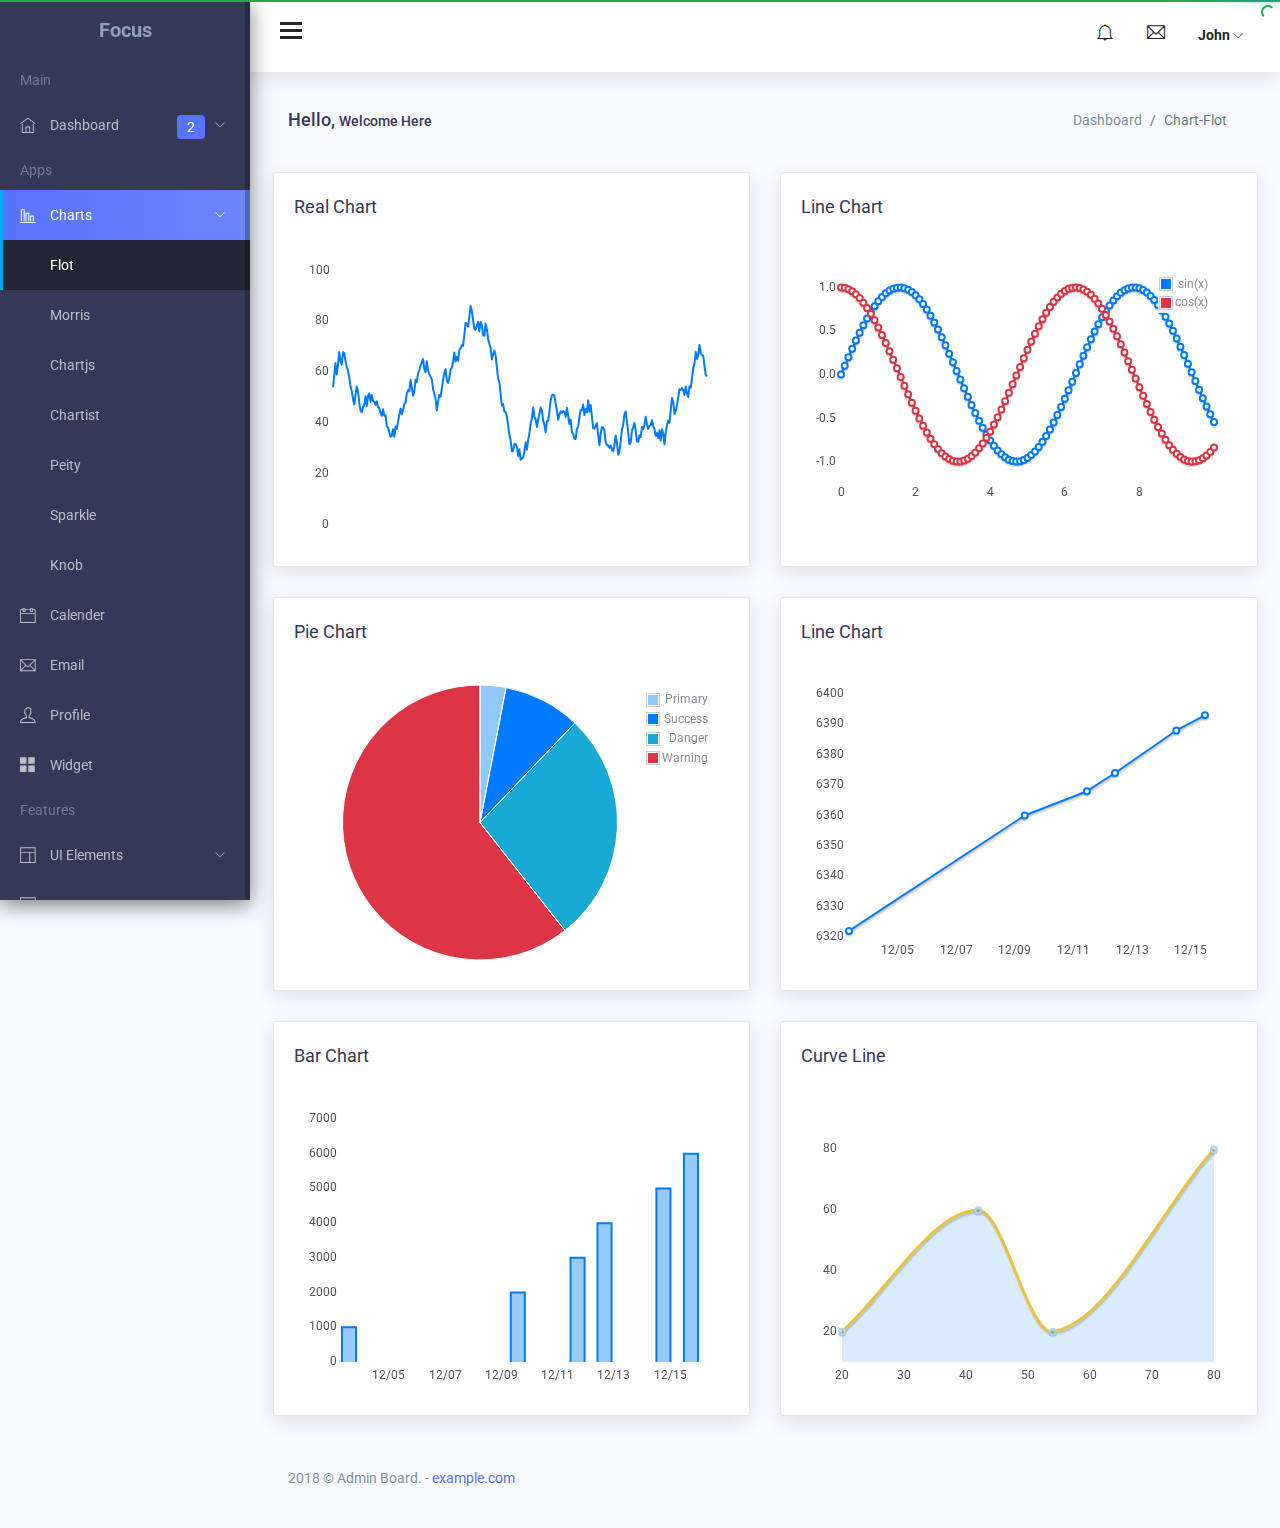
<file: html/chart-flot.html>
<!DOCTYPE html>
<html lang="en">

<head>
  <meta charset="utf-8">
  <meta http-equiv="X-UA-Compatible" content="IE=edge">
  <meta name="viewport" content="width=device-width, initial-scale=1">

  <title>Focus Admin: Flot Chart</title>

  <!-- ================= Favicon ================== -->
  <!-- Standard -->
  <link rel="shortcut icon" href="http://placehold.it/64.png/000/fff">
  <!-- Retina iPad Touch Icon-->
  <link rel="apple-touch-icon" sizes="144x144" href="http://placehold.it/144.png/000/fff">
  <!-- Retina iPhone Touch Icon-->
  <link rel="apple-touch-icon" sizes="114x114" href="http://placehold.it/114.png/000/fff">
  <!-- Standard iPad Touch Icon-->
  <link rel="apple-touch-icon" sizes="72x72" href="http://placehold.it/72.png/000/fff">
  <!-- Standard iPhone Touch Icon-->
  <link rel="apple-touch-icon" sizes="57x57" href="http://placehold.it/57.png/000/fff">

  <!-- Styles -->
  <link href="css/lib/font-awesome.min.css" rel="stylesheet">
  <link href="css/lib/themify-icons.css" rel="stylesheet">
  <link href="css/lib/menubar/sidebar.css" rel="stylesheet">
  <link href="css/lib/bootstrap.min.css" rel="stylesheet">

  <link href="css/lib/helper.css" rel="stylesheet">
  <link href="css/style.css" rel="stylesheet">


</head>

<body>

  <div class="sidebar sidebar-hide-to-small sidebar-shrink sidebar-gestures">
    <div class="nano">
      <div class="nano-content">
        <div class="logo">
          <a href="index.html">
            <!-- <img src="images/logo.png" alt="" /> -->
            <span>Focus</span>
          </a>
        </div>
        <ul>
          <li class="label">Main</li>
          <li>
            <a class="sidebar-sub-toggle">
              <i class="ti-home"></i> Dashboard
              <span class="badge badge-primary">2</span>
              <span class="sidebar-collapse-icon ti-angle-down"></span>
            </a>
            <ul>
              <li>
                <a href="index.html">Dashboard 1</a>
              </li>
              <li>
                <a href="index.html">Dashboard 2</a>
              </li>



            </ul>
          </li>

          <li class="label">Apps</li>
          <li>
            <a class="sidebar-sub-toggle">
              <i class="ti-bar-chart-alt"></i> Charts
              <span class="sidebar-collapse-icon ti-angle-down"></span>
            </a>
            <ul>
              <li>
                <a href="chart-flot.html">Flot</a>
              </li>
              <li>
                <a href="chart-morris.html">Morris</a>
              </li>
              <li>
                <a href="chartjs.html">Chartjs</a>
              </li>
              <li>
                <a href="chartist.html">Chartist</a>
              </li>
              <li>
                <a href="chart-peity.html">Peity</a>
              </li>
              <li>
                <a href="chart-sparkline.html">Sparkle</a>
              </li>
              <li>
                <a href="chart-knob.html">Knob</a>
              </li>
            </ul>
          </li>
          <li>
            <a href="app-event-calender.html">
              <i class="ti-calendar"></i> Calender </a>
          </li>
          <li>
            <a href="app-email.html">
              <i class="ti-email"></i> Email</a>
          </li>
          <li>
            <a href="app-profile.html">
              <i class="ti-user"></i> Profile</a>
          </li>
          <li>
            <a href="app-widget-card.html">
              <i class="ti-layout-grid2-alt"></i> Widget</a>
          </li>
          <li class="label">Features</li>
          <li>
            <a class="sidebar-sub-toggle">
              <i class="ti-layout"></i> UI Elements
              <span class="sidebar-collapse-icon ti-angle-down"></span>
            </a>
            <ul>
              <li>
                <a href="ui-typography.html">Typography</a>
              </li>
              <li>
                <a href="ui-alerts.html">Alerts</a>
              </li>

              <li>
                <a href="ui-button.html">Button</a>
              </li>
              <li>
                <a href="ui-dropdown.html">Dropdown</a>
              </li>

              <li>
                <a href="ui-list-group.html">List Group</a>
              </li>

              <li>
                <a href="ui-progressbar.html">Progressbar</a>
              </li>
              <li>
                <a href="ui-tab.html">Tab</a>
              </li>

            </ul>
          </li>
          <li>
            <a class="sidebar-sub-toggle">
              <i class="ti-panel"></i> Components
              <span class="sidebar-collapse-icon ti-angle-down"></span>
            </a>
            <ul>
              <li>
                <a href="uc-calendar.html">Calendar</a>
              </li>
              <li>
                <a href="uc-carousel.html">Carousel</a>
              </li>
              <li>
                <a href="uc-weather.html">Weather</a>
              </li>
              <li>
                <a href="uc-datamap.html">Datamap</a>
              </li>
              <li>
                <a href="uc-todo-list.html">To do</a>
              </li>
              <li>
                <a href="uc-scrollable.html">Scrollable</a>
              </li>
              <li>
                <a href="uc-sweetalert.html">Sweet Alert</a>
              </li>
              <li>
                <a href="uc-toastr.html">Toastr</a>
              </li>
              <li>
                <a href="uc-range-slider-basic.html">Basic Range Slider</a>
              </li>
              <li>
                <a href="uc-range-slider-advance.html">Advance Range Slider</a>
              </li>
              <li>
                <a href="uc-nestable.html">Nestable</a>
              </li>

              <li>
                <a href="uc-rating-bar-rating.html">Bar Rating</a>
              </li>
              <li>
                <a href="uc-rating-jRate.html">jRate</a>
              </li>
            </ul>
          </li>
          <li>
            <a class="sidebar-sub-toggle">
              <i class="ti-layout-grid4-alt"></i> Table
              <span class="sidebar-collapse-icon ti-angle-down"></span>
            </a>
            <ul>
              <li>
                <a href="table-basic.html">Basic</a>
              </li>

              <li>
                <a href="table-export.html">Datatable Export</a>
              </li>
              <li>
                <a href="table-row-select.html">Datatable Row Select</a>
              </li>
              <li>
                <a href="table-jsgrid.html">Editable </a>
              </li>
            </ul>
          </li>
          <li>
            <a class="sidebar-sub-toggle">
              <i class="ti-heart"></i> Icons
              <span class="sidebar-collapse-icon ti-angle-down"></span>
            </a>
            <ul>
              <li>
                <a href="font-themify.html">Themify</a>
              </li>
            </ul>
          </li>
          <li>
            <a class="sidebar-sub-toggle">
              <i class="ti-map"></i> Maps
              <span class="sidebar-collapse-icon ti-angle-down"></span>
            </a>
            <ul>
              <li>
                <a href="gmaps.html">Basic</a>
              </li>
              <li>
                <a href="vector-map.html">Vector Map</a>
              </li>
            </ul>
          </li>
          <li class="label">Form</li>
          <li>
            <a href="form-basic.html">
              <i class="ti-view-list-alt"></i> Basic Form </a>
          </li>
          <li class="label">Extra</li>
          <li>
            <a class="sidebar-sub-toggle">
              <i class="ti-files"></i> Invoice
              <span class="sidebar-collapse-icon ti-angle-down"></span>
            </a>
            <ul>
              <li>
                <a href="invoice.html">Basic</a>
              </li>
              <li>
                <a href="invoice-editable.html">Editable</a>
              </li>
            </ul>
          </li>
          <li>
            <a class="sidebar-sub-toggle">
              <i class="ti-target"></i> Pages
              <span class="sidebar-collapse-icon ti-angle-down"></span>
            </a>
            <ul>
              <li>
                <a href="page-login.html">Login</a>
              </li>
              <li>
                <a href="page-register.html">Register</a>
              </li>
              <li>
                <a href="page-reset-password.html">Forgot password</a>
              </li>
            </ul>
          </li>
          <li>
            <a href="../documentation/index.html">
              <i class="ti-file"></i> Documentation</a>
          </li>
          <li>
            <a>
              <i class="ti-close"></i> Logout</a>
          </li>
        </ul>
      </div>
    </div>
  </div>
  <!-- /# sidebar -->


  <div class="header">
    <div class="container-fluid">
      <div class="row">
        <div class="col-lg-12">
          <div class="float-left">
            <div class="hamburger sidebar-toggle">
              <span class="line"></span>
              <span class="line"></span>
              <span class="line"></span>
            </div>
          </div>
          <div class="float-right">
            <div class="dropdown dib">
              <div class="header-icon" data-toggle="dropdown">
                <i class="ti-bell"></i>
                <div class="drop-down dropdown-menu dropdown-menu-right">
                  <div class="dropdown-content-heading">
                    <span class="text-left">Recent Notifications</span>
                  </div>
                  <div class="dropdown-content-body">
                    <ul>
                      <li>
                        <a href="#">
                          <img class="pull-left m-r-10 avatar-img" src="images/avatar/3.jpg" alt="" />
                          <div class="notification-content">
                            <small class="notification-timestamp pull-right">02:34 PM</small>
                            <div class="notification-heading">Mr. John</div>
                            <div class="notification-text">5 members joined today </div>
                          </div>
                        </a>
                      </li>
                      <li>
                        <a href="#">
                          <img class="pull-left m-r-10 avatar-img" src="images/avatar/3.jpg" alt="" />
                          <div class="notification-content">
                            <small class="notification-timestamp pull-right">02:34 PM</small>
                            <div class="notification-heading">Mariam</div>
                            <div class="notification-text">likes a photo of you</div>
                          </div>
                        </a>
                      </li>
                      <li>
                        <a href="#">
                          <img class="pull-left m-r-10 avatar-img" src="images/avatar/3.jpg" alt="" />
                          <div class="notification-content">
                            <small class="notification-timestamp pull-right">02:34 PM</small>
                            <div class="notification-heading">Tasnim</div>
                            <div class="notification-text">Hi Teddy, Just wanted to let you ...</div>
                          </div>
                        </a>
                      </li>
                      <li>
                        <a href="#">
                          <img class="pull-left m-r-10 avatar-img" src="images/avatar/3.jpg" alt="" />
                          <div class="notification-content">
                            <small class="notification-timestamp pull-right">02:34 PM</small>
                            <div class="notification-heading">Mr. John</div>
                            <div class="notification-text">Hi Teddy, Just wanted to let you ...</div>
                          </div>
                        </a>
                      </li>
                      <li class="text-center">
                        <a href="#" class="more-link">See All</a>
                      </li>
                    </ul>
                  </div>
                </div>
              </div>
            </div>
            <div class="dropdown dib">
              <div class="header-icon" data-toggle="dropdown">
                <i class="ti-email"></i>
                <div class="drop-down dropdown-menu dropdown-menu-right">
                  <div class="dropdown-content-heading">
                    <span class="text-left">2 New Messages</span>
                    <a href="email.html">
                      <i class="ti-pencil-alt pull-right"></i>
                    </a>
                  </div>
                  <div class="dropdown-content-body">
                    <ul>
                      <li class="notification-unread">
                        <a href="#">
                          <img class="pull-left m-r-10 avatar-img" src="images/avatar/1.jpg" alt="" />
                          <div class="notification-content">
                            <small class="notification-timestamp pull-right">02:34 PM</small>
                            <div class="notification-heading">Michael Qin</div>
                            <div class="notification-text">Hi Teddy, Just wanted to let you ...</div>
                          </div>
                        </a>
                      </li>
                      <li class="notification-unread">
                        <a href="#">
                          <img class="pull-left m-r-10 avatar-img" src="images/avatar/2.jpg" alt="" />
                          <div class="notification-content">
                            <small class="notification-timestamp pull-right">02:34 PM</small>
                            <div class="notification-heading">Mr. John</div>
                            <div class="notification-text">Hi Teddy, Just wanted to let you ...</div>
                          </div>
                        </a>
                      </li>
                      <li>
                        <a href="#">
                          <img class="pull-left m-r-10 avatar-img" src="images/avatar/3.jpg" alt="" />
                          <div class="notification-content">
                            <small class="notification-timestamp pull-right">02:34 PM</small>
                            <div class="notification-heading">Michael Qin</div>
                            <div class="notification-text">Hi Teddy, Just wanted to let you ...</div>
                          </div>
                        </a>
                      </li>
                      <li>
                        <a href="#">
                          <img class="pull-left m-r-10 avatar-img" src="images/avatar/2.jpg" alt="" />
                          <div class="notification-content">
                            <small class="notification-timestamp pull-right">02:34 PM</small>
                            <div class="notification-heading">Mr. John</div>
                            <div class="notification-text">Hi Teddy, Just wanted to let you ...</div>
                          </div>
                        </a>
                      </li>
                      <li class="text-center">
                        <a href="#" class="more-link">See All</a>
                      </li>
                    </ul>
                  </div>
                </div>
              </div>
            </div>
            <div class="dropdown dib">
              <div class="header-icon" data-toggle="dropdown">
                <span class="user-avatar">John
                  <i class="ti-angle-down f-s-10"></i>
                </span>
                <div class="drop-down dropdown-profile dropdown-menu dropdown-menu-right">
                  <div class="dropdown-content-heading">
                    <span class="text-left">Upgrade Now</span>
                    <p class="trial-day">30 Days Trail</p>
                  </div>
                  <div class="dropdown-content-body">
                    <ul>
                      <li>
                        <a href="#">
                          <i class="ti-user"></i>
                          <span>Profile</span>
                        </a>
                      </li>

                      <li>
                        <a href="#">
                          <i class="ti-email"></i>
                          <span>Inbox</span>
                        </a>
                      </li>
                      <li>
                        <a href="#">
                          <i class="ti-settings"></i>
                          <span>Setting</span>
                        </a>
                      </li>

                      <li>
                        <a href="#">
                          <i class="ti-lock"></i>
                          <span>Lock Screen</span>
                        </a>
                      </li>
                      <li>
                        <a href="#">
                          <i class="ti-power-off"></i>
                          <span>Logout</span>
                        </a>
                      </li>
                    </ul>
                  </div>
                </div>
              </div>
            </div>
          </div>
        </div>
      </div>
    </div>
  </div>


  <div class="content-wrap">
    <div class="main">
      <div class="container-fluid">
        <div class="row">
          <div class="col-lg-8 p-r-0 title-margin-right">
            <div class="page-header">
              <div class="page-title">
                <h1>Hello,
                  <span>Welcome Here</span>
                </h1>
              </div>
            </div>
          </div>
          <!-- /# column -->
          <div class="col-lg-4 p-l-0 title-margin-left">
            <div class="page-header">
              <div class="page-title">
                <ol class="breadcrumb">
                  <li class="breadcrumb-item">
                    <a href="#">Dashboard</a>
                  </li>
                  <li class="breadcrumb-item active">Chart-Flot</li>
                </ol>
              </div>
            </div>
          </div>
          <!-- /# column -->
        </div>
        <!-- /# row -->
        <section id="main-content">
          <div class="row">
            <div class="col-lg-6">
              <div class="card">
                <div class="card-title">
                  <h4>Real Chart</h4>
                </div>
                <div class="flot-container">
                  <div id="cpu-load" class="cpu-load"></div>
                </div>
              </div>
              <!-- /# card -->
            </div>
            <!-- /# column -->

            <div class="col-lg-6">
              <div class="card">
                <div class="card-title">
                  <h4>Line Chart</h4>
                </div>
                <div class="flot-container">
                  <div id="flot-line" class="flot-line"></div>
                </div>
              </div>
              <!-- /# card -->
            </div>
            <!-- /# column -->
          </div>
          <!-- /# row -->
          <div class="row">
            <div class="col-lg-6">
              <div class="card">
                <div class="card-title">
                  <h4>Pie Chart</h4>
                </div>
                <div class="flot-container">
                  <div id="flot-pie" class="flot-pie-container"></div>
                </div>
              </div>
              <!-- /# card -->
            </div>
            <!-- /# column -->

            <div class="col-lg-6">
              <div class="card">
                <div class="card-title">
                  <h4>Line Chart</h4>
                </div>
                <div class="flot-container">
                  <div id="chart1"></div>
                </div>
              </div>
              <!-- /# card -->
            </div>
            <!-- /# column -->
          </div>
          <!-- /# row -->
          <div class="row">
            <div class="col-lg-6">
              <div class="card">
                <div class="card-title">
                  <h4>Bar Chart</h4>
                </div>
                <div class="flot-container">
                  <div id="flotBar"></div>
                </div>
              </div>
              <!-- /# card -->
            </div>
            <!-- /# column -->

            <div class="col-lg-6">
              <div class="card">
                <div class="card-title">
                  <h4>Curve Line</h4>
                </div>
                <div class="flot-container">
                  <div id="flotCurve"></div>
                </div>
              </div>
              <!-- /# card -->
            </div>
            <!-- /# column -->
          </div>
          <!-- /# row -->

          <div class="row">
            <div class="col-lg-12">
              <div class="footer">
                <p>2018 © Admin Board. -
                  <a href="#">example.com</a>
                </p>
              </div>
            </div>
          </div>
        </section>
      </div>
    </div>
  </div>




  <div id="search">
    <button type="button" class="close">×</button>
    <form>
      <input type="search" value="" placeholder="type keyword(s) here" />
      <button type="submit" class="btn btn-primary">Search</button>
    </form>
  </div>
  <!-- jquery vendor -->
  <script src="js/lib/jquery.min.js"></script>
  <script src="js/lib/jquery.nanoscroller.min.js"></script>
  <script src="js/lib/menubar/sidebar.js"></script>
  <script src="js/lib/preloader/pace.min.js"></script>
  <script src="js/scripts.js"></script>


  <!--  flot-chart js -->
  <script src="js/lib/flot-chart/excanvas.min.js"></script>
  <script src="js/lib/flot-chart/jquery.flot.js"></script>
  <script src="js/lib/flot-chart/jquery.flot.pie.js"></script>
  <script src="js/lib/flot-chart/jquery.flot.time.js"></script>
  <script src="js/lib/flot-chart/jquery.flot.stack.js"></script>
  <script src="js/lib/flot-chart/jquery.flot.resize.js"></script>
  <script src="js/lib/flot-chart/jquery.flot.crosshair.js"></script>
  <script src="js/lib/flot-chart/curvedLines.js"></script>
  <script src="js/lib/flot-chart/flot-tooltip/jquery.flot.tooltip.min.js"></script>
  <script src="js/lib/flot-chart/flot-chart-init.js"></script>


</body>

</html>
</file>
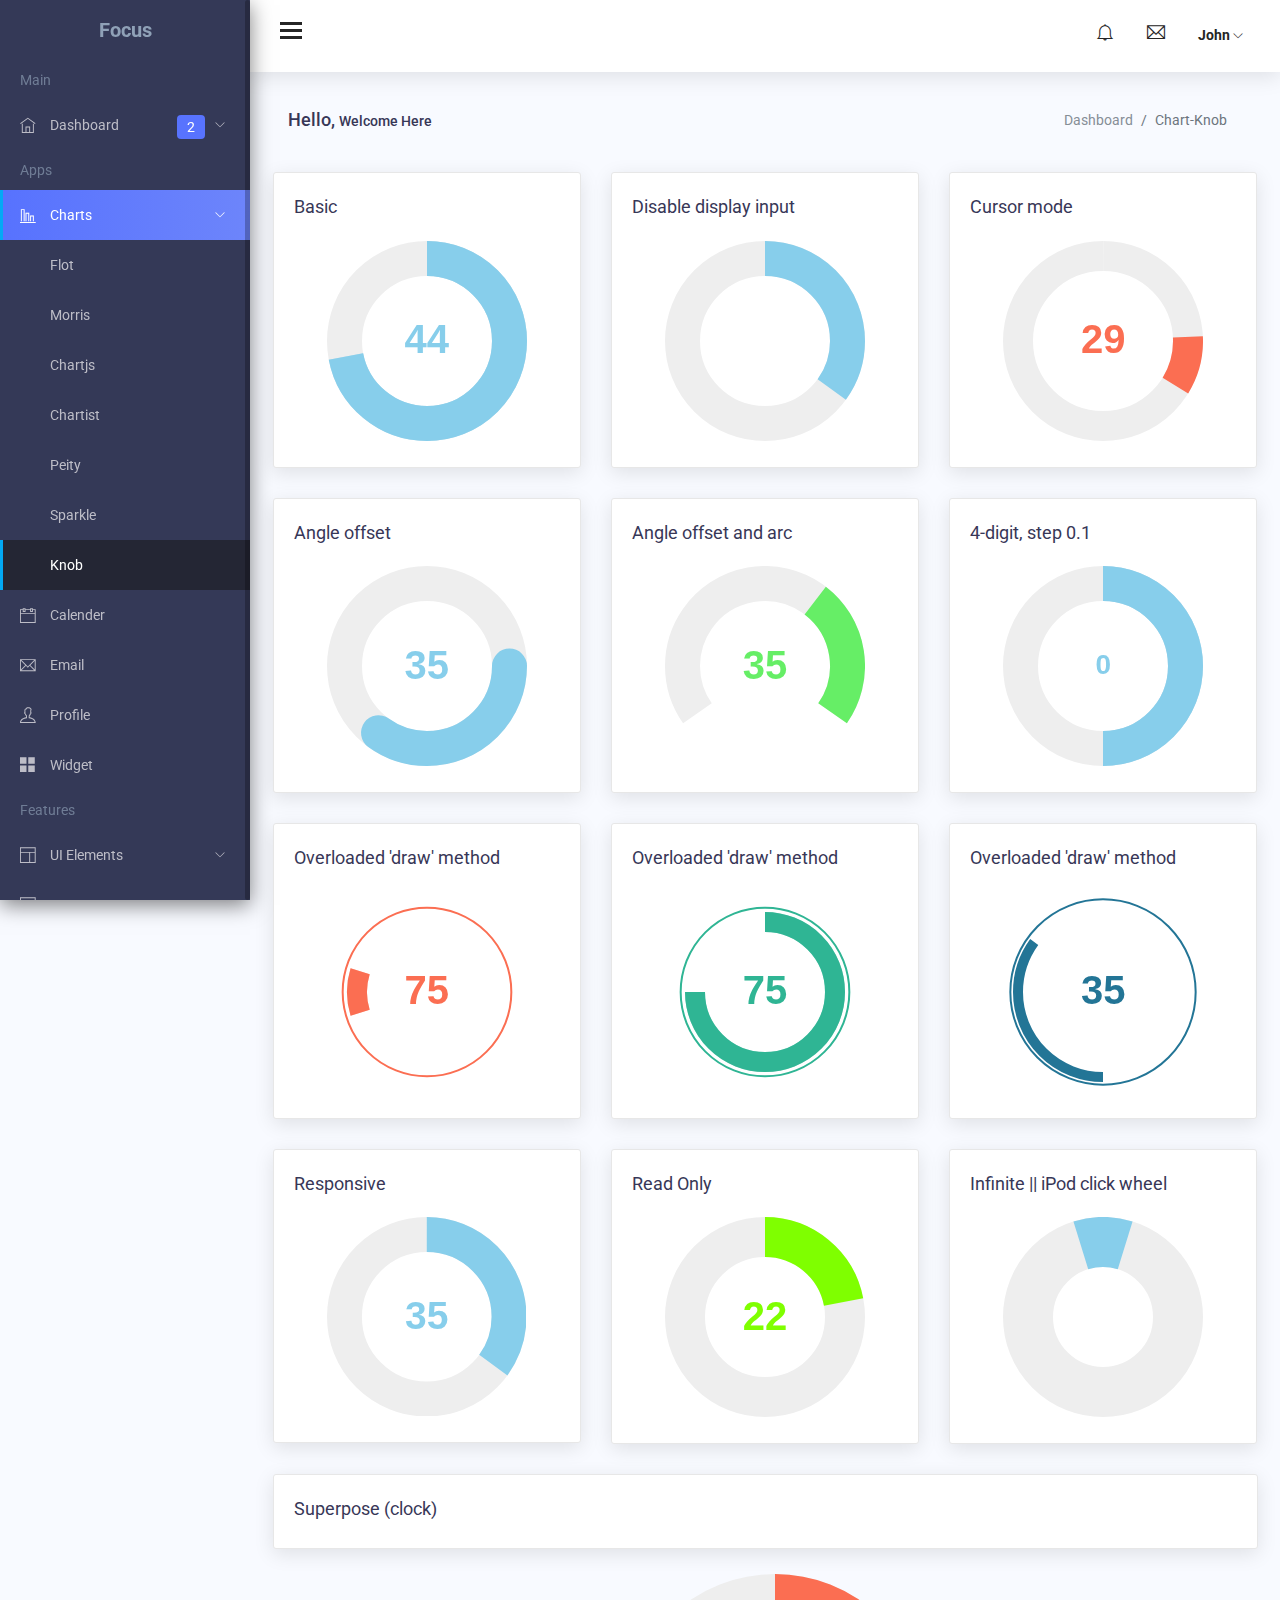
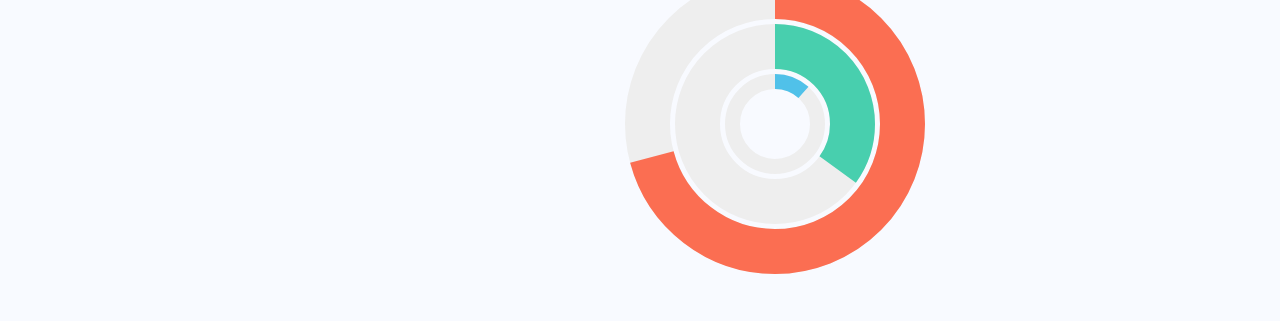
<file: html/chart-knob.html>
<!DOCTYPE html>
<html lang="en">

  <head>
    <meta charset="utf-8">
    <meta http-equiv="X-UA-Compatible" content="IE=edge">
    <meta name="viewport" content="width=device-width, initial-scale=1">

    <title>Focus Admin: Knob</title>

    <!-- ================= Favicon ================== -->
    <!-- Standard -->
    <link rel="shortcut icon" href="http://placehold.it/64.png/000/fff">
    <!-- Retina iPad Touch Icon-->
    <link rel="apple-touch-icon" sizes="144x144" href="http://placehold.it/144.png/000/fff">
    <!-- Retina iPhone Touch Icon-->
    <link rel="apple-touch-icon" sizes="114x114" href="http://placehold.it/114.png/000/fff">
    <!-- Standard iPad Touch Icon-->
    <link rel="apple-touch-icon" sizes="72x72" href="http://placehold.it/72.png/000/fff">
    <!-- Standard iPhone Touch Icon-->
    <link rel="apple-touch-icon" sizes="57x57" href="http://placehold.it/57.png/000/fff">

    <!-- Styles -->
    <link href="css/lib/font-awesome.min.css" rel="stylesheet">
    <link href="css/lib/themify-icons.css" rel="stylesheet">
    <link href="css/lib/menubar/sidebar.css" rel="stylesheet">
    <link href="css/lib/bootstrap.min.css" rel="stylesheet">
    
    <link href="css/lib/helper.css" rel="stylesheet">
    <link href="css/style.css" rel="stylesheet">


  </head>

  <body>

    <div class="sidebar sidebar-hide-to-small sidebar-shrink sidebar-gestures">
      <div class="nano">
        <div class="nano-content">
          <div class="logo"><a href="index.html"><!-- <img src="images/logo.png" alt="" /> --><span>Focus</span></a></div>
          <ul>
            <li class="label">Main</li>
            <li><a class="sidebar-sub-toggle"><i class="ti-home"></i> Dashboard <span class="badge badge-primary">2</span> <span class="sidebar-collapse-icon ti-angle-down"></span></a>
              <ul>
                <li><a href="index.html">Dashboard 1</a></li>
                <li><a href="index.html">Dashboard 2</a></li>
                
                
                
              </ul>
            </li>

            <li class="label">Apps</li>
            <li><a class="sidebar-sub-toggle"><i class="ti-bar-chart-alt"></i>  Charts  <span class="sidebar-collapse-icon ti-angle-down"></span></a>
              <ul>
                <li><a href="chart-flot.html">Flot</a></li>
                <li><a href="chart-morris.html">Morris</a></li>
                <li><a href="chartjs.html">Chartjs</a></li>
                <li><a href="chartist.html">Chartist</a></li>
                <li><a href="chart-peity.html">Peity</a></li>
                <li><a href="chart-sparkline.html">Sparkle</a></li>
                <li><a href="chart-knob.html">Knob</a></li>
              </ul>
            </li>
            <li><a href="app-event-calender.html"><i class="ti-calendar"></i> Calender </a></li>
            <li><a href="app-email.html"><i class="ti-email"></i> Email</a></li>
            <li><a href="app-profile.html"><i class="ti-user"></i> Profile</a></li>
            <li><a href="app-widget-card.html"><i class="ti-layout-grid2-alt"></i> Widget</a></li>
            <li class="label">Features</li>
            <li><a class="sidebar-sub-toggle"><i class="ti-layout"></i> UI Elements <span class="sidebar-collapse-icon ti-angle-down"></span></a>
              <ul>
                <li><a href="ui-typography.html">Typography</a></li>
                <li><a href="ui-alerts.html">Alerts</a></li>

                <li><a href="ui-button.html">Button</a></li>
                <li><a href="ui-dropdown.html">Dropdown</a></li>

                <li><a href="ui-list-group.html">List Group</a></li>

                <li><a href="ui-progressbar.html">Progressbar</a></li>
                <li><a href="ui-tab.html">Tab</a></li>

              </ul>
            </li>
            <li><a class="sidebar-sub-toggle"><i class="ti-panel"></i> Components <span class="sidebar-collapse-icon ti-angle-down"></span></a>
              <ul>
                <li><a href="uc-calendar.html">Calendar</a></li>
                <li><a href="uc-carousel.html">Carousel</a></li>
                <li><a href="uc-weather.html">Weather</a></li>
                <li><a href="uc-datamap.html">Datamap</a></li>
                <li><a href="uc-todo-list.html">To do</a></li>
                <li><a href="uc-scrollable.html">Scrollable</a></li>
                <li><a href="uc-sweetalert.html">Sweet Alert</a></li>
                <li><a href="uc-toastr.html">Toastr</a></li>
                <li><a href="uc-range-slider-basic.html">Basic Range Slider</a></li>
                <li><a href="uc-range-slider-advance.html">Advance Range Slider</a></li>
                <li><a href="uc-nestable.html">Nestable</a></li>

                <li><a href="uc-rating-bar-rating.html">Bar Rating</a></li>
                <li><a href="uc-rating-jRate.html">jRate</a></li>
              </ul>
            </li>
            <li><a class="sidebar-sub-toggle"><i class="ti-layout-grid4-alt"></i> Table <span class="sidebar-collapse-icon ti-angle-down"></span></a>
              <ul>
                <li><a href="table-basic.html">Basic</a></li>

                <li><a href="table-export.html">Datatable Export</a></li>
                <li><a href="table-row-select.html">Datatable Row Select</a></li>
                <li><a href="table-jsgrid.html">Editable </a></li>
              </ul>
            </li>
            <li><a class="sidebar-sub-toggle"><i class="ti-heart"></i> Icons <span class="sidebar-collapse-icon ti-angle-down"></span></a>
              <ul>
                <li><a href="font-themify.html">Themify</a></li>
              </ul>
            </li>
            <li><a class="sidebar-sub-toggle"><i class="ti-map"></i> Maps <span class="sidebar-collapse-icon ti-angle-down"></span></a>
              <ul>
                <li><a href="gmaps.html">Basic</a></li>
                <li><a href="vector-map.html">Vector Map</a></li>
              </ul>
            </li>
            <li class="label">Form</li>
            <li><a href="form-basic.html"><i class="ti-view-list-alt"></i> Basic Form </a></li>
            <li class="label">Extra</li>
            <li><a class="sidebar-sub-toggle"><i class="ti-files"></i> Invoice <span class="sidebar-collapse-icon ti-angle-down"></span></a>
              <ul>
                <li><a href="invoice.html">Basic</a></li>
                <li><a href="invoice-editable.html">Editable</a></li>
              </ul>
            </li>
            <li><a class="sidebar-sub-toggle"><i class="ti-target"></i> Pages <span class="sidebar-collapse-icon ti-angle-down"></span></a>
              <ul>
                <li><a href="page-login.html">Login</a></li>
                <li><a href="page-register.html">Register</a></li>
                <li><a href="page-reset-password.html">Forgot password</a></li>
              </ul>
            </li>
            <li><a href="../documentation/index.html"><i class="ti-file"></i> Documentation</a></li>
            <li><a><i class="ti-close"></i> Logout</a></li>
          </ul>
        </div>
      </div>
    </div>
    <!-- /# sidebar -->


    <div class="header">
        <div class="container-fluid">
            <div class="row">
                <div class="col-lg-12">
                    <div class="float-left">
                        <div class="hamburger sidebar-toggle">
                            <span class="line"></span>
                            <span class="line"></span>
                            <span class="line"></span>
                        </div>
                    </div>
                    <div class="float-right">
                        <div class="dropdown dib">
                            <div class="header-icon" data-toggle="dropdown">
                                <i class="ti-bell"></i>
                                <div class="drop-down dropdown-menu dropdown-menu-right">
                                    <div class="dropdown-content-heading">
                                        <span class="text-left">Recent Notifications</span>
                                    </div>
                                    <div class="dropdown-content-body">
                                        <ul>
                                            <li>
                                                <a href="#">
                                                    <img class="pull-left m-r-10 avatar-img" src="images/avatar/3.jpg" alt="" />
                                                    <div class="notification-content">
                                                        <small class="notification-timestamp pull-right">02:34 PM</small>
                                                        <div class="notification-heading">Mr. John</div>
                                                        <div class="notification-text">5 members joined today </div>
                                                    </div>
                                                </a>
                                            </li>
                                            <li>
                                                <a href="#">
                                                    <img class="pull-left m-r-10 avatar-img" src="images/avatar/3.jpg" alt="" />
                                                    <div class="notification-content">
                                                        <small class="notification-timestamp pull-right">02:34 PM</small>
                                                        <div class="notification-heading">Mariam</div>
                                                        <div class="notification-text">likes a photo of you</div>
                                                    </div>
                                                </a>
                                            </li>
                                            <li>
                                                <a href="#">
                                                    <img class="pull-left m-r-10 avatar-img" src="images/avatar/3.jpg" alt="" />
                                                    <div class="notification-content">
                                                        <small class="notification-timestamp pull-right">02:34 PM</small>
                                                        <div class="notification-heading">Tasnim</div>
                                                        <div class="notification-text">Hi Teddy, Just wanted to let you ...</div>
                                                    </div>
                                                </a>
                                            </li>
                                            <li>
                                                <a href="#">
                                                    <img class="pull-left m-r-10 avatar-img" src="images/avatar/3.jpg" alt="" />
                                                    <div class="notification-content">
                                                        <small class="notification-timestamp pull-right">02:34 PM</small>
                                                        <div class="notification-heading">Mr. John</div>
                                                        <div class="notification-text">Hi Teddy, Just wanted to let you ...</div>
                                                    </div>
                                                </a>
                                            </li>
                                            <li class="text-center">
                                                <a href="#" class="more-link">See All</a>
                                            </li>
                                        </ul>
                                    </div>
                                </div>
                            </div>
                        </div>
                        <div class="dropdown dib">
                            <div class="header-icon" data-toggle="dropdown">
                                <i class="ti-email"></i>
                                <div class="drop-down dropdown-menu dropdown-menu-right">
                                    <div class="dropdown-content-heading">
                                        <span class="text-left">2 New Messages</span>
                                        <a href="email.html">
                                            <i class="ti-pencil-alt pull-right"></i>
                                        </a>
                                    </div>
                                    <div class="dropdown-content-body">
                                        <ul>
                                            <li class="notification-unread">
                                                <a href="#">
                                                    <img class="pull-left m-r-10 avatar-img" src="images/avatar/1.jpg" alt="" />
                                                    <div class="notification-content">
                                                        <small class="notification-timestamp pull-right">02:34 PM</small>
                                                        <div class="notification-heading">Michael Qin</div>
                                                        <div class="notification-text">Hi Teddy, Just wanted to let you ...</div>
                                                    </div>
                                                </a>
                                            </li>
                                            <li class="notification-unread">
                                                <a href="#">
                                                    <img class="pull-left m-r-10 avatar-img" src="images/avatar/2.jpg" alt="" />
                                                    <div class="notification-content">
                                                        <small class="notification-timestamp pull-right">02:34 PM</small>
                                                        <div class="notification-heading">Mr. John</div>
                                                        <div class="notification-text">Hi Teddy, Just wanted to let you ...</div>
                                                    </div>
                                                </a>
                                            </li>
                                            <li>
                                                <a href="#">
                                                    <img class="pull-left m-r-10 avatar-img" src="images/avatar/3.jpg" alt="" />
                                                    <div class="notification-content">
                                                        <small class="notification-timestamp pull-right">02:34 PM</small>
                                                        <div class="notification-heading">Michael Qin</div>
                                                        <div class="notification-text">Hi Teddy, Just wanted to let you ...</div>
                                                    </div>
                                                </a>
                                            </li>
                                            <li>
                                                <a href="#">
                                                    <img class="pull-left m-r-10 avatar-img" src="images/avatar/2.jpg" alt="" />
                                                    <div class="notification-content">
                                                        <small class="notification-timestamp pull-right">02:34 PM</small>
                                                        <div class="notification-heading">Mr. John</div>
                                                        <div class="notification-text">Hi Teddy, Just wanted to let you ...</div>
                                                    </div>
                                                </a>
                                            </li>
                                            <li class="text-center">
                                                <a href="#" class="more-link">See All</a>
                                            </li>
                                        </ul>
                                    </div>
                                </div>
                            </div>
                        </div>
                        <div class="dropdown dib">
                            <div class="header-icon" data-toggle="dropdown">
                                <span class="user-avatar">John
                                    <i class="ti-angle-down f-s-10"></i>
                                </span>
                                <div class="drop-down dropdown-profile dropdown-menu dropdown-menu-right">
                                    <div class="dropdown-content-heading">
                                        <span class="text-left">Upgrade Now</span>
                                        <p class="trial-day">30 Days Trail</p>
                                    </div>
                                    <div class="dropdown-content-body">
                                        <ul>
                                            <li>
                                                <a href="#">
                                                    <i class="ti-user"></i>
                                                    <span>Profile</span>
                                                </a>
                                            </li>

                                            <li>
                                                <a href="#">
                                                    <i class="ti-email"></i>
                                                    <span>Inbox</span>
                                                </a>
                                            </li>
                                            <li>
                                                <a href="#">
                                                    <i class="ti-settings"></i>
                                                    <span>Setting</span>
                                                </a>
                                            </li>

                                            <li>
                                                <a href="#">
                                                    <i class="ti-lock"></i>
                                                    <span>Lock Screen</span>
                                                </a>
                                            </li>
                                            <li>
                                                <a href="#">
                                                    <i class="ti-power-off"></i>
                                                    <span>Logout</span>
                                                </a>
                                            </li>
                                        </ul>
                                    </div>
                                </div>
                            </div>
                        </div>
                    </div>
                </div>
            </div>
        </div>
    </div>



    <div class="content-wrap">
      <div class="main">
        <div class="container-fluid">
          <div class="row">
            <div class="col-lg-8 p-r-0 title-margin-right">
              <div class="page-header">
                <div class="page-title">
                  <h1>Hello, <span>Welcome Here</span></h1>
                </div>
              </div>
            </div>
            <!-- /# column -->
            <div class="col-lg-4 p-l-0 title-margin-left">
              <div class="page-header">
                <div class="page-title">
                  <ol class="breadcrumb">
                    <li class="breadcrumb-item"><a href="#">Dashboard</a></li>
                    <li class="breadcrumb-item active">Chart-Knob</li>
                  </ol>
                </div>
              </div>
            </div>
            <!-- /# column -->
          </div>
          <!-- /# row -->
          <section id="main-content">
            <div class="row">
              <div class="col-lg-4">
                <div class="card nestable-cart">
                  <div class="card-title">
                    <h4>Basic</h4>
                    <div class="card-title-right-icon">
                      <ul>

                      </ul>
                    </div>
                  </div>
                  <div class="card-body m-t-15 text-center text-center">
                    <input class="knob" data-width="200" data-min="-100" data-displayPrevious=true value="44">
                  </div>
                </div>
                <!-- /# card -->
              </div>
              <!-- /# column -->

              <div class="col-lg-4">
                <div class="card nestable-cart">
                  <div class="card-title">
                    <h4>Disable display input</h4>
                    <div class="card-title-right-icon">
                      <ul>

                      </ul>
                    </div>
                  </div>
                  <div class="card-body m-t-15 text-center text-center">
                    <input class="knob" data-width="200" data-displayInput=false value="35"> </div>
                </div>
                <!-- /# card -->
              </div>
              <!-- /# column -->

              <div class="col-lg-4">
                <div class="card nestable-cart">
                  <div class="card-title">
                    <h4>Cursor mode</h4>
                    <div class="card-title-right-icon">
                      <ul>

                      </ul>
                    </div>
                  </div>
                  <div class="card-body m-t-15 text-center text-center">
                    <input class="knob" data-width="200" data-cursor=true data-bgColor="#EEEEEE" data-fgColor="#FB6E52" data-thickness=.3 value="29"> </div>
                  <!-- /# card -->
                </div>
                <!-- /# column -->
              </div>
            </div>
            <div class="row">
              <div class="col-lg-4">
                <div class="card nestable-cart">
                  <div class="card-title">
                    <h4>Angle offset</h4>
                    <div class="card-title-right-icon">
                      <ul>

                      </ul>
                    </div>
                  </div>
                  <div class="card-body m-t-15 text-center text-center">
                    <input class="knob" data-angleOffset=90 data-linecap=round value="35"> </div>
                </div>
                <!-- /# card -->
              </div>
              <!-- /# column -->

              <div class="col-lg-4">
                <div class="card nestable-cart">
                  <div class="card-title">
                    <h4>Angle offset and arc</h4>
                    <div class="card-title-right-icon">
                      <ul>

                      </ul>
                    </div>
                  </div>
                  <div class="card-body m-t-15 text-center text-center">
                    <input class="knob" data-angleOffset=-125 data-angleArc=250 data-fgColor="#66EE66" data-rotation="anticlockwise" value="35"> </div>
                </div>
                <!-- /# card -->
              </div>
              <!-- /# column -->

              <div class="col-lg-4">
                <div class="card nestable-cart">
                  <div class="card-title">
                    <h4>4-digit, step 0.1</h4>
                    <div class="card-title-right-icon">
                      <ul>

                      </ul>
                    </div>
                  </div>
                  <div class="card-body m-t-15 text-center text-center">
                    <input class="knob" data-min="-10000" data-displayPrevious=true data-max="10000" data-step=".1" value="0"> </div>
                  <!-- /# column -->
                </div>
              </div>
            </div>
            <div class="row">
              <div class="col-lg-4">
                <div class="card nestable-cart">
                  <div class="card-title">
                    <h4>Overloaded 'draw' method</h4>
                    <div class="card-title-right-icon">
                      <ul>

                      </ul>
                    </div>
                  </div>
                  <div class="card-body m-t-15 text-center text-center">
                    <input class="knob" data-width="200" data-displayPrevious=true data-bgColor="#EEEEEE" data-fgColor="#FB6E52" data-skin="tron" data-cursor=true value="75" data-thickness=".2">
                  </div>
                </div>
                <!-- /# card -->
              </div>
              <!-- /# column -->

              <div class="col-lg-4">
                <div class="card nestable-cart">
                  <div class="card-title">
                    <h4>Overloaded 'draw' method</h4>
                    <div class="card-title-right-icon">
                      <ul>

                      </ul>
                    </div>
                  </div>
                  <div class="card-body m-t-15 text-center text-center">
                    <input class="knob" data-width="200" data-displayPrevious=true data-bgColor="#2FB594" data-fgColor="#2FB594" data-skin="tron" data-thickness=".2" value="75">
                  </div>
                  <!-- /# card -->
                </div>
                <!-- /# column -->
              </div>

              <div class="col-lg-4">
                <div class="card nestable-cart">
                  <div class="card-title">
                    <h4>Overloaded 'draw' method</h4>
                    <div class="card-title-right-icon">
                      <ul>

                      </ul>
                    </div>
                  </div>
                  <div class="card-body m-t-15 text-center text-center">
                    <input class="knob" data-width="200" data-angleOffset="180" data-bgColor="#237596" data-fgColor="#237596" data-skin="tron" data-thickness=".1" value="35"> </div>
                  <!-- /# column -->
                </div>
              </div>
            </div>
            <div class="row">
              <div class="col-lg-4">
                <div class="card nestable-cart">
                  <div class="card-title">
                    <h4>Responsive</h4>
                    <div class="card-title-right-icon">
                      <ul>

                      </ul>
                    </div>
                  </div>
                  <div class="card-body m-t-15 text-center text-center">
                    <input class="knob" data-width="75%" value="35">
                  </div>
                </div>
                <!-- /# card -->
              </div>
              <!-- /# column -->

              <div class="col-lg-4">
                <div class="card nestable-cart">
                  <div class="card-title">
                    <h4>Read Only</h4>
                    <div class="card-title-right-icon">
                      <ul>

                      </ul>
                    </div>
                  </div>
                  <div class="card-body m-t-15 text-center text-center">
                    <input class="knob" data-fgColor="chartreuse" data-thickness=".4" readonly value="22">
                  </div>
                  <!-- /# card -->
                </div>
                <!-- /# column -->
              </div>

              <div class="col-lg-4">
                <div class="card nestable-cart">
                  <div class="card-title">
                    <h4>Infinite || iPod click wheel</h4>
                    <div class="card-title-right-icon">
                      <ul>

                      </ul>
                    </div>
                  </div>
                  <div class="card-body m-t-15 text-center text-center">
                    <input class="infinite" value="0" data-width="200" data-thickness=".5" data-fgColor="#87CEEB" data-bgColor="#EEEEEE" data-displayInput="false" data-cursor=true>
                  </div>
                </div>
              </div>
            </div>
            <!-- /# row -->
            <div class="row">
              <div class="col-lg-12">
                <div class="card nestable-cart">
                  <div class="card-title">
                    <h4>Superpose (clock)</h4>
                    <div class="card-title-right-icon">
                      <ul>

                      </ul>
                    </div>
                  </div>
                  <divclear:both; "></div>
								<div class="card-body m-t-15 text-center text-center ">
									<div class="superpose ">
										<div class="superclock ">
											<div class="superclock1 ">
												<input class="knob hour " data-min="0 " data-max="24 " data-bgColor="#EEEEEE " data-fgColor="#FB6E52 " data-displayInput=false data-width="300 " data-height="300 " data-thickness=".3 ">
											</div>
											<div class="superclock2 ">
												<input class="knob minute " data-min="0 " data-max="60 " data-bgColor="#EEEEEE " data-fgColor="#48CFAE " data-displayInput=false data-width="200 " data-height="200 " data-thickness=".45 ">
											</div>
											<div class="superclock3 ">
												<input class="knob second " data-min="0 " data-max="60 " data-bgColor="#EEEEEE " data-fgColor="#50C1E9 " data-displayInput=false data-width="100 " data-height="100 " data-thickness=".3 ">
											</div>
										</div>
									</div>
								</div>
							</div>
							<!-- /# card -->
						</div>
						<!-- /# column -->
					</div>
					<!-- /# main content -->
				</section>
    		</div>
    	</div>
    </div>



    
    <!-- jquery vendor -->
    <script src="js/lib/jquery.min.js "></script> <script src="js/lib/jquery.nanoscroller.min.js "></script>
    <!-- nano scroller -->
    <script src="js/lib/menubar/sidebar.js "></script>
    <script src="js/lib/preloader/pace.min.js "></script>
    <!-- sidebar -->
    <script src="js/lib/bootstrap.min.js "></script>
    <!-- bootstrap -->


    <!--ION Range Slider JS-->
    <script src="js/lib/knob/jquery.knob.min.js "></script>
    <script src="js/lib/knob/knob.init.js "></script>
    <!-- scripit init-->
    <script src="js/scripts.js "></script>

    <script>
    </script>
</body>

</html>
</file>
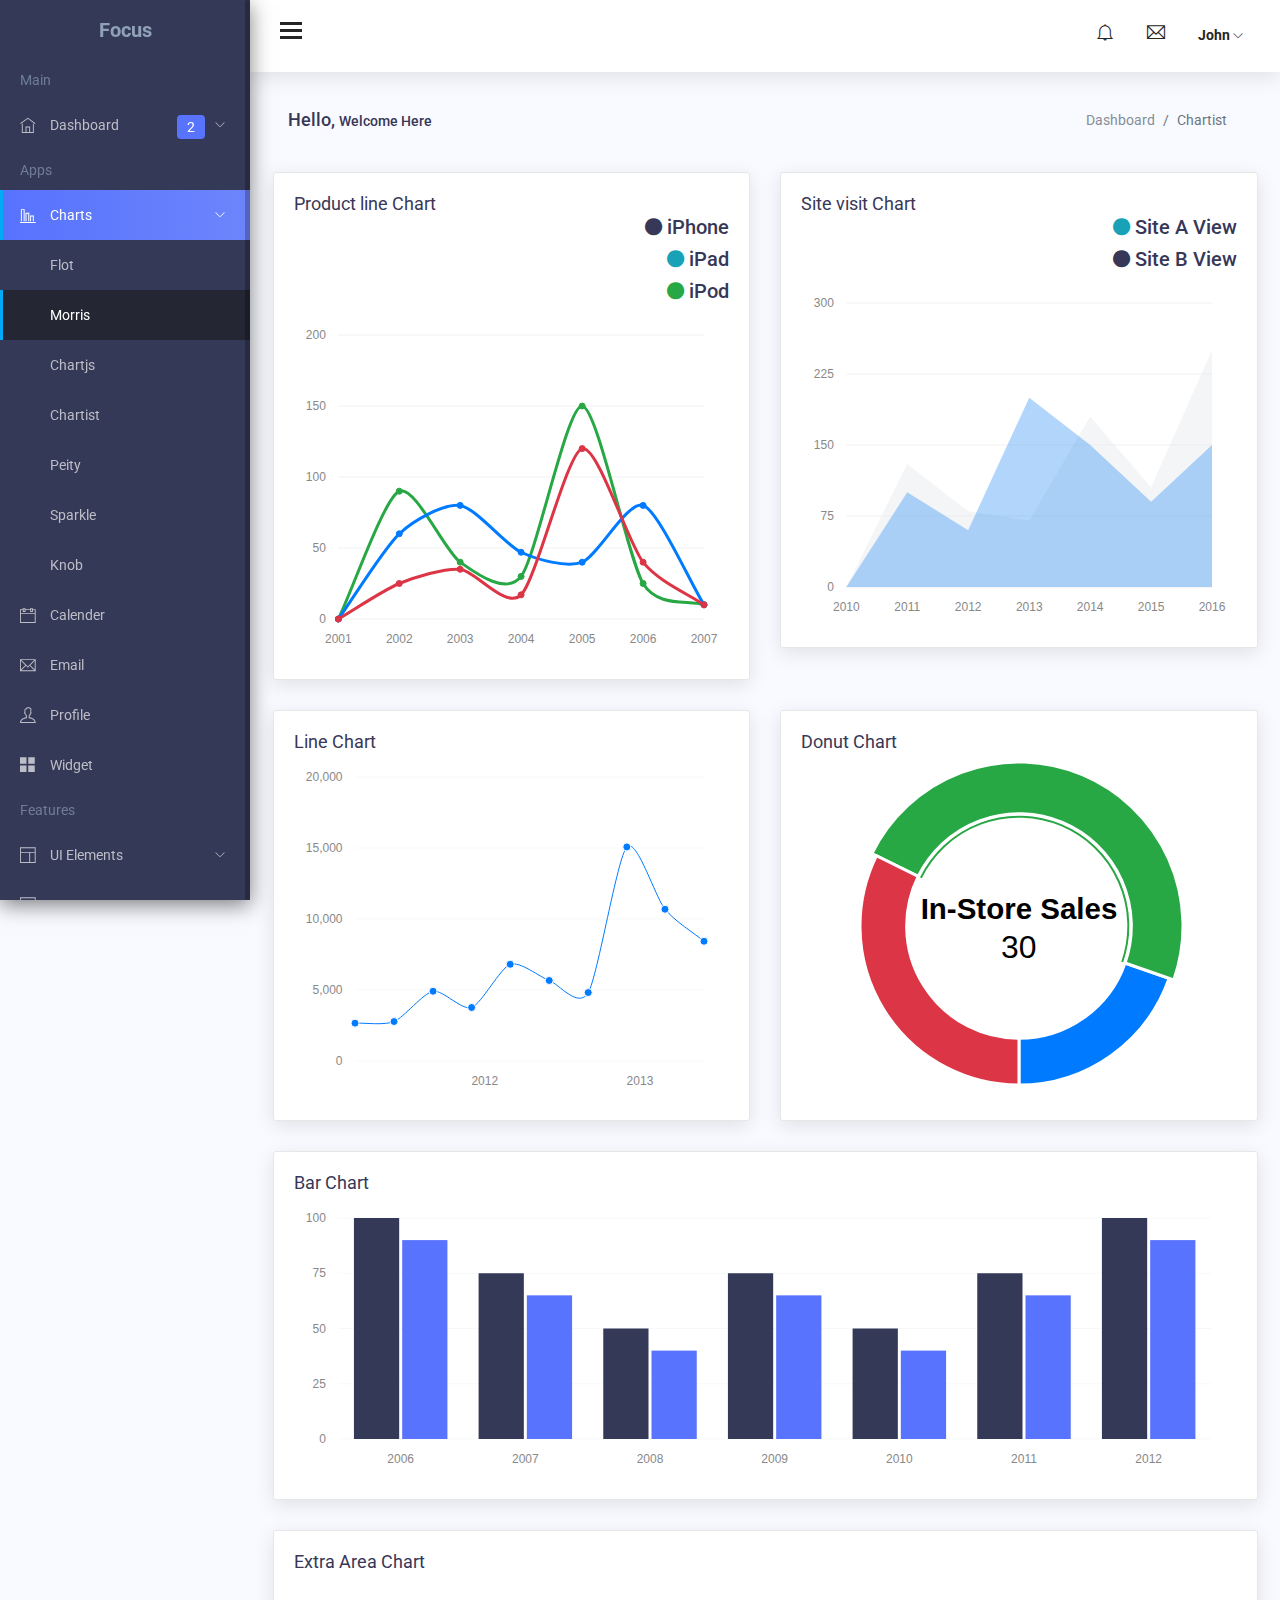
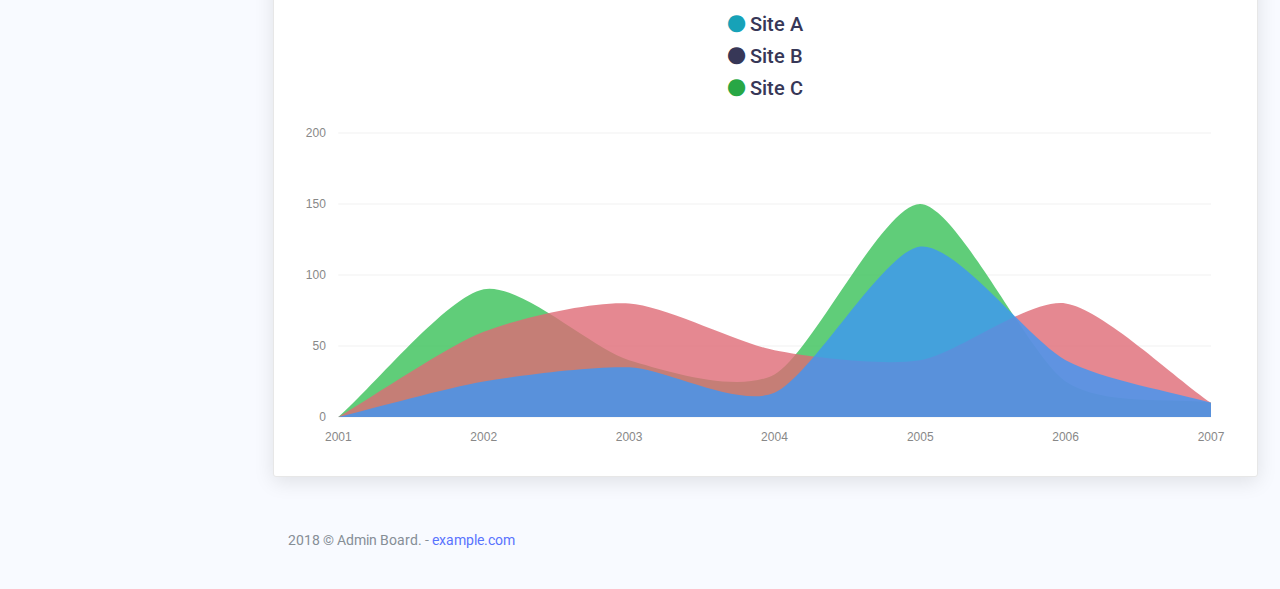
<file: html/chart-morris.html>
<!DOCTYPE html>
<html lang="en">

<head>
    <meta charset="utf-8">
    <meta http-equiv="X-UA-Compatible" content="IE=edge">
    <meta name="viewport" content="width=device-width, initial-scale=1">

    <title>Focus Admin: Chartist</title>

    <!-- ================= Favicon ================== -->
    <!-- Standard -->
    <link rel="shortcut icon" href="http://placehold.it/64.png/000/fff">
    <!-- Retina iPad Touch Icon-->
    <link rel="apple-touch-icon" sizes="144x144" href="http://placehold.it/144.png/000/fff">
    <!-- Retina iPhone Touch Icon-->
    <link rel="apple-touch-icon" sizes="114x114" href="http://placehold.it/114.png/000/fff">
    <!-- Standard iPad Touch Icon-->
    <link rel="apple-touch-icon" sizes="72x72" href="http://placehold.it/72.png/000/fff">
    <!-- Standard iPhone Touch Icon-->
    <link rel="apple-touch-icon" sizes="57x57" href="http://placehold.it/57.png/000/fff">

    <!-- Styles -->
    <link href="css/lib/chartist/chartist.min.css" rel="stylesheet">
    <link href="css/lib/font-awesome.min.css" rel="stylesheet">
    <link href="css/lib/themify-icons.css" rel="stylesheet">
    <link href="css/lib/menubar/sidebar.css" rel="stylesheet">
    <link href="css/lib/bootstrap.min.css" rel="stylesheet">
    <link href="css/lib/helper.css" rel="stylesheet">
    <link href="css/style.css" rel="stylesheet">
</head>

<body>

        <div class="sidebar sidebar-hide-to-small sidebar-shrink sidebar-gestures">
            <div class="nano">
                <div class="nano-content">
                    <div class="logo"><a href="index.html"><!-- <img src="images/logo.png" alt="" /> --><span>Focus</span></a></div>
                    <ul>
                        <li class="label">Main</li>
                        <li><a class="sidebar-sub-toggle"><i class="ti-home"></i> Dashboard <span class="badge badge-primary">2</span> <span class="sidebar-collapse-icon ti-angle-down"></span></a>
                            <ul>
                                <li><a href="index.html">Dashboard 1</a></li>
                                <li><a href="index.html">Dashboard 2</a></li>
                                
                                
                                
                            </ul>
                        </li>

                        <li class="label">Apps</li>
                        <li><a class="sidebar-sub-toggle"><i class="ti-bar-chart-alt"></i>  Charts  <span class="sidebar-collapse-icon ti-angle-down"></span></a>
                            <ul>
                                <li><a href="chart-flot.html">Flot</a></li>
                                <li><a href="chart-morris.html">Morris</a></li>
                                <li><a href="chartjs.html">Chartjs</a></li>
                                <li><a href="chartist.html">Chartist</a></li>
                                <li><a href="chart-peity.html">Peity</a></li>
                                <li><a href="chart-sparkline.html">Sparkle</a></li>
                                <li><a href="chart-knob.html">Knob</a></li>
                            </ul>
                        </li>
                        <li><a href="app-event-calender.html"><i class="ti-calendar"></i> Calender </a></li>
                        <li><a href="app-email.html"><i class="ti-email"></i> Email</a></li>
                        <li><a href="app-profile.html"><i class="ti-user"></i> Profile</a></li>
                        <li><a href="app-widget-card.html"><i class="ti-layout-grid2-alt"></i> Widget</a></li>
                        <li class="label">Features</li>
                        <li><a class="sidebar-sub-toggle"><i class="ti-layout"></i> UI Elements <span class="sidebar-collapse-icon ti-angle-down"></span></a>
                            <ul>
                                <li><a href="ui-typography.html">Typography</a></li>
                                <li><a href="ui-alerts.html">Alerts</a></li>
                                
                                <li><a href="ui-button.html">Button</a></li>
                                <li><a href="ui-dropdown.html">Dropdown</a></li>
                               
                                <li><a href="ui-list-group.html">List Group</a></li>
                                
                                <li><a href="ui-progressbar.html">Progressbar</a></li>
                                <li><a href="ui-tab.html">Tab</a></li>
                                
                            </ul>
                        </li>
                        <li><a class="sidebar-sub-toggle"><i class="ti-panel"></i> Components <span class="sidebar-collapse-icon ti-angle-down"></span></a>
                            <ul>
                                <li><a href="uc-calendar.html">Calendar</a></li>
                                <li><a href="uc-carousel.html">Carousel</a></li>
                                <li><a href="uc-weather.html">Weather</a></li>
                                <li><a href="uc-datamap.html">Datamap</a></li>
                                <li><a href="uc-todo-list.html">To do</a></li>
                                <li><a href="uc-scrollable.html">Scrollable</a></li>
                                <li><a href="uc-sweetalert.html">Sweet Alert</a></li>
                                <li><a href="uc-toastr.html">Toastr</a></li>
                                <li><a href="uc-range-slider-basic.html">Basic Range Slider</a></li>
                                <li><a href="uc-range-slider-advance.html">Advance Range Slider</a></li>
                                <li><a href="uc-nestable.html">Nestable</a></li>
                                
                                <li><a href="uc-rating-bar-rating.html">Bar Rating</a></li>
                                <li><a href="uc-rating-jRate.html">jRate</a></li>
                            </ul>
                        </li>
                        <li><a class="sidebar-sub-toggle"><i class="ti-layout-grid4-alt"></i> Table <span class="sidebar-collapse-icon ti-angle-down"></span></a>
                            <ul>
                                <li><a href="table-basic.html">Basic</a></li>
                               
                                <li><a href="table-export.html">Datatable Export</a></li>
                                <li><a href="table-row-select.html">Datatable Row Select</a></li>
                                <li><a href="table-jsgrid.html">Editable </a></li>
                            </ul>
                        </li>
                        <li><a class="sidebar-sub-toggle"><i class="ti-heart"></i> Icons <span class="sidebar-collapse-icon ti-angle-down"></span></a>
                            <ul>
                                <li><a href="font-themify.html">Themify</a></li>
                            </ul>
                        </li>
                        <li><a class="sidebar-sub-toggle"><i class="ti-map"></i> Maps <span class="sidebar-collapse-icon ti-angle-down"></span></a>
                            <ul>
                                <li><a href="gmaps.html">Basic</a></li>
                                <li><a href="vector-map.html">Vector Map</a></li>
                            </ul>
                        </li>
                        <li class="label">Form</li>
                        <li><a href="form-basic.html"><i class="ti-view-list-alt"></i> Basic Form </a></li>
                        <li class="label">Extra</li>
                        <li><a class="sidebar-sub-toggle"><i class="ti-files"></i> Invoice <span class="sidebar-collapse-icon ti-angle-down"></span></a>
                            <ul>
                                <li><a href="invoice.html">Basic</a></li>
                                <li><a href="invoice-editable.html">Editable</a></li>
                            </ul>
                        </li>
                        <li><a class="sidebar-sub-toggle"><i class="ti-target"></i> Pages <span class="sidebar-collapse-icon ti-angle-down"></span></a>
                            <ul>
                                <li><a href="page-login.html">Login</a></li>
                                <li><a href="page-register.html">Register</a></li>
                                <li><a href="page-reset-password.html">Forgot password</a></li>
                            </ul>
                        </li>
                        <li><a href="../documentation/index.html"><i class="ti-file"></i> Documentation</a></li>
                        <li><a><i class="ti-close"></i> Logout</a></li>
                    </ul>
                </div>
            </div>
        </div>
        <!-- /# sidebar -->


    <div class="header">
        <div class="container-fluid">
            <div class="row">
                <div class="col-lg-12">
                    <div class="float-left">
                        <div class="hamburger sidebar-toggle">
                            <span class="line"></span>
                            <span class="line"></span>
                            <span class="line"></span>
                        </div>
                    </div>
                    <div class="float-right">
                        <div class="dropdown dib">
                            <div class="header-icon" data-toggle="dropdown">
                                <i class="ti-bell"></i>
                                <div class="drop-down dropdown-menu dropdown-menu-right">
                                    <div class="dropdown-content-heading">
                                        <span class="text-left">Recent Notifications</span>
                                    </div>
                                    <div class="dropdown-content-body">
                                        <ul>
                                            <li>
                                                <a href="#">
                                                    <img class="pull-left m-r-10 avatar-img" src="images/avatar/3.jpg" alt="" />
                                                    <div class="notification-content">
                                                        <small class="notification-timestamp pull-right">02:34 PM</small>
                                                        <div class="notification-heading">Mr. John</div>
                                                        <div class="notification-text">5 members joined today </div>
                                                    </div>
                                                </a>
                                            </li>
                                            <li>
                                                <a href="#">
                                                    <img class="pull-left m-r-10 avatar-img" src="images/avatar/3.jpg" alt="" />
                                                    <div class="notification-content">
                                                        <small class="notification-timestamp pull-right">02:34 PM</small>
                                                        <div class="notification-heading">Mariam</div>
                                                        <div class="notification-text">likes a photo of you</div>
                                                    </div>
                                                </a>
                                            </li>
                                            <li>
                                                <a href="#">
                                                    <img class="pull-left m-r-10 avatar-img" src="images/avatar/3.jpg" alt="" />
                                                    <div class="notification-content">
                                                        <small class="notification-timestamp pull-right">02:34 PM</small>
                                                        <div class="notification-heading">Tasnim</div>
                                                        <div class="notification-text">Hi Teddy, Just wanted to let you ...</div>
                                                    </div>
                                                </a>
                                            </li>
                                            <li>
                                                <a href="#">
                                                    <img class="pull-left m-r-10 avatar-img" src="images/avatar/3.jpg" alt="" />
                                                    <div class="notification-content">
                                                        <small class="notification-timestamp pull-right">02:34 PM</small>
                                                        <div class="notification-heading">Mr. John</div>
                                                        <div class="notification-text">Hi Teddy, Just wanted to let you ...</div>
                                                    </div>
                                                </a>
                                            </li>
                                            <li class="text-center">
                                                <a href="#" class="more-link">See All</a>
                                            </li>
                                        </ul>
                                    </div>
                                </div>
                            </div>
                        </div>
                        <div class="dropdown dib">
                            <div class="header-icon" data-toggle="dropdown">
                                <i class="ti-email"></i>
                                <div class="drop-down dropdown-menu dropdown-menu-right">
                                    <div class="dropdown-content-heading">
                                        <span class="text-left">2 New Messages</span>
                                        <a href="email.html">
                                            <i class="ti-pencil-alt pull-right"></i>
                                        </a>
                                    </div>
                                    <div class="dropdown-content-body">
                                        <ul>
                                            <li class="notification-unread">
                                                <a href="#">
                                                    <img class="pull-left m-r-10 avatar-img" src="images/avatar/1.jpg" alt="" />
                                                    <div class="notification-content">
                                                        <small class="notification-timestamp pull-right">02:34 PM</small>
                                                        <div class="notification-heading">Michael Qin</div>
                                                        <div class="notification-text">Hi Teddy, Just wanted to let you ...</div>
                                                    </div>
                                                </a>
                                            </li>
                                            <li class="notification-unread">
                                                <a href="#">
                                                    <img class="pull-left m-r-10 avatar-img" src="images/avatar/2.jpg" alt="" />
                                                    <div class="notification-content">
                                                        <small class="notification-timestamp pull-right">02:34 PM</small>
                                                        <div class="notification-heading">Mr. John</div>
                                                        <div class="notification-text">Hi Teddy, Just wanted to let you ...</div>
                                                    </div>
                                                </a>
                                            </li>
                                            <li>
                                                <a href="#">
                                                    <img class="pull-left m-r-10 avatar-img" src="images/avatar/3.jpg" alt="" />
                                                    <div class="notification-content">
                                                        <small class="notification-timestamp pull-right">02:34 PM</small>
                                                        <div class="notification-heading">Michael Qin</div>
                                                        <div class="notification-text">Hi Teddy, Just wanted to let you ...</div>
                                                    </div>
                                                </a>
                                            </li>
                                            <li>
                                                <a href="#">
                                                    <img class="pull-left m-r-10 avatar-img" src="images/avatar/2.jpg" alt="" />
                                                    <div class="notification-content">
                                                        <small class="notification-timestamp pull-right">02:34 PM</small>
                                                        <div class="notification-heading">Mr. John</div>
                                                        <div class="notification-text">Hi Teddy, Just wanted to let you ...</div>
                                                    </div>
                                                </a>
                                            </li>
                                            <li class="text-center">
                                                <a href="#" class="more-link">See All</a>
                                            </li>
                                        </ul>
                                    </div>
                                </div>
                            </div>
                        </div>
                        <div class="dropdown dib">
                            <div class="header-icon" data-toggle="dropdown">
                                <span class="user-avatar">John
                                    <i class="ti-angle-down f-s-10"></i>
                                </span>
                                <div class="drop-down dropdown-profile dropdown-menu dropdown-menu-right">
                                    <div class="dropdown-content-heading">
                                        <span class="text-left">Upgrade Now</span>
                                        <p class="trial-day">30 Days Trail</p>
                                    </div>
                                    <div class="dropdown-content-body">
                                        <ul>
                                            <li>
                                                <a href="#">
                                                    <i class="ti-user"></i>
                                                    <span>Profile</span>
                                                </a>
                                            </li>

                                            <li>
                                                <a href="#">
                                                    <i class="ti-email"></i>
                                                    <span>Inbox</span>
                                                </a>
                                            </li>
                                            <li>
                                                <a href="#">
                                                    <i class="ti-settings"></i>
                                                    <span>Setting</span>
                                                </a>
                                            </li>

                                            <li>
                                                <a href="#">
                                                    <i class="ti-lock"></i>
                                                    <span>Lock Screen</span>
                                                </a>
                                            </li>
                                            <li>
                                                <a href="#">
                                                    <i class="ti-power-off"></i>
                                                    <span>Logout</span>
                                                </a>
                                            </li>
                                        </ul>
                                    </div>
                                </div>
                            </div>
                        </div>
                    </div>
                </div>
            </div>
        </div>
    </div>




    <div class="content-wrap">
        <div class="main">
            <div class="container-fluid">
                <div class="row">
                    <div class="col-lg-8 p-r-0 title-margin-right">
                        <div class="page-header">
                            <div class="page-title">
                                <h1>Hello, <span>Welcome Here</span></h1>
                            </div>
                        </div>
                    </div>
                    <!-- /# column -->
                    <div class="col-lg-4 p-l-0 title-margin-left">
                        <div class="page-header">
                            <div class="page-title">
                                <ol class="breadcrumb">
                                    <li class="breadcrumb-item"><a href="#">Dashboard</a></li>
                                    <li class="breadcrumb-item active">Chartist</li>
                                </ol>
                            </div>
                        </div>
                    </div>
                    <!-- /# column -->
                </div>
                <!-- /# row -->
                <section id="main-content">
                    <div class="row">
                        <!-- column -->
                        <div class="col-lg-6">
                            <div class="card">
                                <div class="card-body">
                                    <h4 class="card-title">Product line Chart</h4>
                                    <ul class="list-inline text-right">
                                        <li>
                                            <h5><i class="fa fa-circle m-r-5 text-inverse"></i>iPhone</h5>
                                        </li>
                                        <li>
                                            <h5><i class="fa fa-circle m-r-5 text-info"></i>iPad</h5>
                                        </li>
                                        <li>
                                            <h5><i class="fa fa-circle m-r-5 text-success"></i>iPod</h5>
                                        </li>
                                    </ul>
                                    <div id="morris-area-chart"></div>
                                </div>
                            </div>
                        </div>
                        <!-- column -->
                        <!-- column -->
                        <div class="col-lg-6">
                            <div class="card">
                                <div class="card-body">
                                    <h4 class="card-title">Site visit Chart</h4>
                                    <ul class="list-inline text-right">
                                        <li>
                                            <h5><i class="fa fa-circle m-r-5 text-info"></i>Site A View</h5>
                                        </li>
                                        <li>
                                            <h5><i class="fa fa-circle m-r-5 text-inverse"></i>Site B View</h5>
                                        </li>
                                    </ul>
                                    <div id="morris-area-chart2"></div>
                                </div>
                            </div>
                        </div>
                        <!-- column -->
                        <!-- column -->
                        <div class="col-lg-6">
                            <div class="card">
                                <div class="card-body">
                                    <h4 class="card-title">Line Chart</h4>
                                    <div id="morris-line-chart"></div>
                                </div>
                            </div>
                        </div>
                        <!-- column -->
                        <!-- column -->
                        <div class="col-lg-6">
                            <div class="card">
                                <div class="card-body">
                                    <h4 class="card-title">Donut Chart</h4>
                                    <div id="morris-donut-chart"></div>
                                </div>
                            </div>
                        </div>
                        <!-- column -->
                        <!-- column -->
                        <div class="col-lg-12">
                            <div class="card">
                                <div class="card-body">
                                    <h4 class="card-title">Bar Chart</h4>
                                    <div id="morris-bar-chart"></div>
                                </div>
                            </div>
                        </div>
                        <!-- column -->
                        <!-- column -->
                        <div class="col-lg-12">
                            <div class="card">
                                <div class="card-body">
                                    <h4 class="card-title">Extra Area Chart</h4>
                                    <ul class="list-inline text-center m-t-40">
                                        <li>
                                            <h5><i class="fa fa-circle m-r-5 text-info"></i>Site A</h5>
                                        </li>
                                        <li>
                                            <h5><i class="fa fa-circle m-r-5 text-inverse"></i>Site B</h5>
                                        </li>
                                        <li>
                                            <h5><i class="fa fa-circle m-r-5 text-success"></i>Site C</h5>
                                        </li>
                                    </ul>
                                    <div id="extra-area-chart"></div>
                                </div>
                            </div>
                        </div>
                        <!-- column -->
                    </div>
                    <div class="row">
                        <div class="col-lg-12">
                            <div class="footer">
                                <p>2018 © Admin Board. - <a href="#">example.com</a></p>
                            </div>
                        </div>
                    </div>
                </section>
            </div>
        </div>
    </div>

    
    <!-- jquery vendor -->
    <script src="js/lib/jquery.min.js"></script>
    <script src="js/lib/jquery.nanoscroller.min.js"></script>
    <!-- nano scroller -->
    <script src="js/lib/menubar/sidebar.js"></script>
    <script src="js/lib/preloader/pace.min.js"></script>
    <!-- sidebar -->
    
    <!-- bootstrap -->


    <script src="js/lib/morris-chart/raphael-min.js"></script>
    <script src="js/lib/morris-chart/morris.js"></script>
    <script src="js/lib/morris-chart/morris-init.js"></script>
    <script src="js/lib/bootstrap.min.js"></script><script src="js/scripts.js"></script>
    <!-- scripit init-->

</body>

</html>
</file>
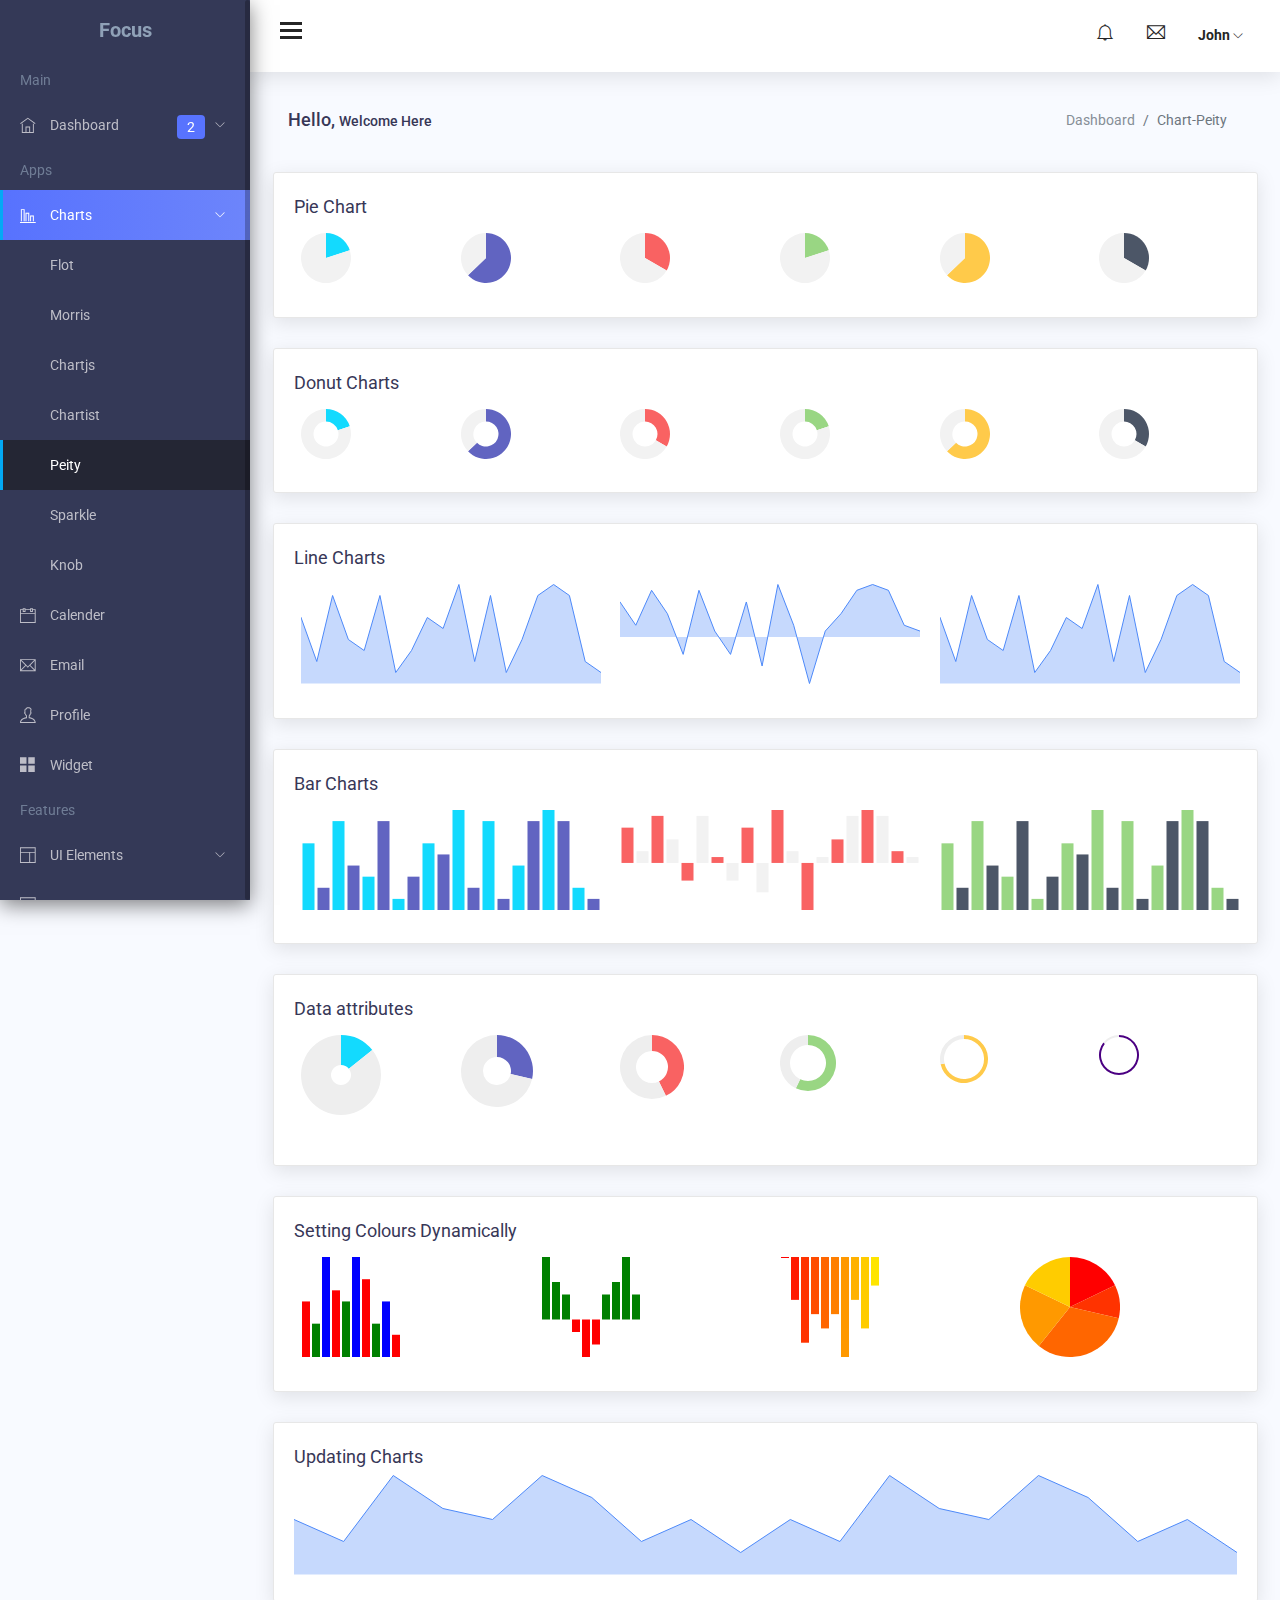
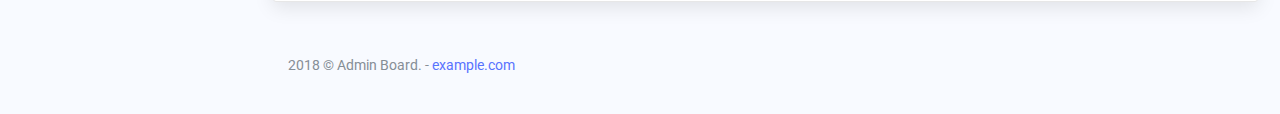
<file: html/chart-peity.html>
<!DOCTYPE html>
<html lang="en">

  <head>
    <meta charset="utf-8">
    <meta http-equiv="X-UA-Compatible" content="IE=edge">
    <meta name="viewport" content="width=device-width, initial-scale=1">

    <title>Focus Admin: Peity Chart</title>

    <!-- ================= Favicon ================== -->
    <!-- Standard -->
    <link rel="shortcut icon" href="http://placehold.it/64.png/000/fff">
    <!-- Retina iPad Touch Icon-->
    <link rel="apple-touch-icon" sizes="144x144" href="http://placehold.it/144.png/000/fff">
    <!-- Retina iPhone Touch Icon-->
    <link rel="apple-touch-icon" sizes="114x114" href="http://placehold.it/114.png/000/fff">
    <!-- Standard iPad Touch Icon-->
    <link rel="apple-touch-icon" sizes="72x72" href="http://placehold.it/72.png/000/fff">
    <!-- Standard iPhone Touch Icon-->
    <link rel="apple-touch-icon" sizes="57x57" href="http://placehold.it/57.png/000/fff">

    <!-- Styles -->
    <link href="css/lib/font-awesome.min.css" rel="stylesheet">
    <link href="css/lib/themify-icons.css" rel="stylesheet">
    <link href="css/lib/menubar/sidebar.css" rel="stylesheet">
    <link href="css/lib/bootstrap.min.css" rel="stylesheet">
    
    <link href="css/lib/helper.css" rel="stylesheet">
    <link href="css/style.css" rel="stylesheet">


  </head>

  <body>

    <div class="sidebar sidebar-hide-to-small sidebar-shrink sidebar-gestures">
      <div class="nano">
        <div class="nano-content">
          <div class="logo"><a href="index.html"><!-- <img src="images/logo.png" alt="" /> --><span>Focus</span></a></div>
          <ul>
            <li class="label">Main</li>
            <li><a class="sidebar-sub-toggle"><i class="ti-home"></i> Dashboard <span class="badge badge-primary">2</span> <span class="sidebar-collapse-icon ti-angle-down"></span></a>
              <ul>
                <li><a href="index.html">Dashboard 1</a></li>
                <li><a href="index.html">Dashboard 2</a></li>
                
                
                
              </ul>
            </li>

            <li class="label">Apps</li>
            <li><a class="sidebar-sub-toggle"><i class="ti-bar-chart-alt"></i>  Charts  <span class="sidebar-collapse-icon ti-angle-down"></span></a>
              <ul>
                <li><a href="chart-flot.html">Flot</a></li>
                <li><a href="chart-morris.html">Morris</a></li>
                <li><a href="chartjs.html">Chartjs</a></li>
                <li><a href="chartist.html">Chartist</a></li>
                <li><a href="chart-peity.html">Peity</a></li>
                <li><a href="chart-sparkline.html">Sparkle</a></li>
                <li><a href="chart-knob.html">Knob</a></li>
              </ul>
            </li>
            <li><a href="app-event-calender.html"><i class="ti-calendar"></i> Calender </a></li>
            <li><a href="app-email.html"><i class="ti-email"></i> Email</a></li>
            <li><a href="app-profile.html"><i class="ti-user"></i> Profile</a></li>
            <li><a href="app-widget-card.html"><i class="ti-layout-grid2-alt"></i> Widget</a></li>
            <li class="label">Features</li>
            <li><a class="sidebar-sub-toggle"><i class="ti-layout"></i> UI Elements <span class="sidebar-collapse-icon ti-angle-down"></span></a>
              <ul>
                <li><a href="ui-typography.html">Typography</a></li>
                <li><a href="ui-alerts.html">Alerts</a></li>

                <li><a href="ui-button.html">Button</a></li>
                <li><a href="ui-dropdown.html">Dropdown</a></li>

                <li><a href="ui-list-group.html">List Group</a></li>

                <li><a href="ui-progressbar.html">Progressbar</a></li>
                <li><a href="ui-tab.html">Tab</a></li>

              </ul>
            </li>
            <li><a class="sidebar-sub-toggle"><i class="ti-panel"></i> Components <span class="sidebar-collapse-icon ti-angle-down"></span></a>
              <ul>
                <li><a href="uc-calendar.html">Calendar</a></li>
                <li><a href="uc-carousel.html">Carousel</a></li>
                <li><a href="uc-weather.html">Weather</a></li>
                <li><a href="uc-datamap.html">Datamap</a></li>
                <li><a href="uc-todo-list.html">To do</a></li>
                <li><a href="uc-scrollable.html">Scrollable</a></li>
                <li><a href="uc-sweetalert.html">Sweet Alert</a></li>
                <li><a href="uc-toastr.html">Toastr</a></li>
                <li><a href="uc-range-slider-basic.html">Basic Range Slider</a></li>
                <li><a href="uc-range-slider-advance.html">Advance Range Slider</a></li>
                <li><a href="uc-nestable.html">Nestable</a></li>

                <li><a href="uc-rating-bar-rating.html">Bar Rating</a></li>
                <li><a href="uc-rating-jRate.html">jRate</a></li>
              </ul>
            </li>
            <li><a class="sidebar-sub-toggle"><i class="ti-layout-grid4-alt"></i> Table <span class="sidebar-collapse-icon ti-angle-down"></span></a>
              <ul>
                <li><a href="table-basic.html">Basic</a></li>

                <li><a href="table-export.html">Datatable Export</a></li>
                <li><a href="table-row-select.html">Datatable Row Select</a></li>
                <li><a href="table-jsgrid.html">Editable </a></li>
              </ul>
            </li>
            <li><a class="sidebar-sub-toggle"><i class="ti-heart"></i> Icons <span class="sidebar-collapse-icon ti-angle-down"></span></a>
              <ul>
                <li><a href="font-themify.html">Themify</a></li>
              </ul>
            </li>
            <li><a class="sidebar-sub-toggle"><i class="ti-map"></i> Maps <span class="sidebar-collapse-icon ti-angle-down"></span></a>
              <ul>
                <li><a href="gmaps.html">Basic</a></li>
                <li><a href="vector-map.html">Vector Map</a></li>
              </ul>
            </li>
            <li class="label">Form</li>
            <li><a href="form-basic.html"><i class="ti-view-list-alt"></i> Basic Form </a></li>
            <li class="label">Extra</li>
            <li><a class="sidebar-sub-toggle"><i class="ti-files"></i> Invoice <span class="sidebar-collapse-icon ti-angle-down"></span></a>
              <ul>
                <li><a href="invoice.html">Basic</a></li>
                <li><a href="invoice-editable.html">Editable</a></li>
              </ul>
            </li>
            <li><a class="sidebar-sub-toggle"><i class="ti-target"></i> Pages <span class="sidebar-collapse-icon ti-angle-down"></span></a>
              <ul>
                <li><a href="page-login.html">Login</a></li>
                <li><a href="page-register.html">Register</a></li>
                <li><a href="page-reset-password.html">Forgot password</a></li>
              </ul>
            </li>
            <li><a href="../documentation/index.html"><i class="ti-file"></i> Documentation</a></li>
            <li><a><i class="ti-close"></i> Logout</a></li>
          </ul>
        </div>
      </div>
    </div>
    <!-- /# sidebar -->


    <div class="header">
        <div class="container-fluid">
            <div class="row">
                <div class="col-lg-12">
                    <div class="float-left">
                        <div class="hamburger sidebar-toggle">
                            <span class="line"></span>
                            <span class="line"></span>
                            <span class="line"></span>
                        </div>
                    </div>
                    <div class="float-right">
                        <div class="dropdown dib">
                            <div class="header-icon" data-toggle="dropdown">
                                <i class="ti-bell"></i>
                                <div class="drop-down dropdown-menu dropdown-menu-right">
                                    <div class="dropdown-content-heading">
                                        <span class="text-left">Recent Notifications</span>
                                    </div>
                                    <div class="dropdown-content-body">
                                        <ul>
                                            <li>
                                                <a href="#">
                                                    <img class="pull-left m-r-10 avatar-img" src="images/avatar/3.jpg" alt="" />
                                                    <div class="notification-content">
                                                        <small class="notification-timestamp pull-right">02:34 PM</small>
                                                        <div class="notification-heading">Mr. John</div>
                                                        <div class="notification-text">5 members joined today </div>
                                                    </div>
                                                </a>
                                            </li>
                                            <li>
                                                <a href="#">
                                                    <img class="pull-left m-r-10 avatar-img" src="images/avatar/3.jpg" alt="" />
                                                    <div class="notification-content">
                                                        <small class="notification-timestamp pull-right">02:34 PM</small>
                                                        <div class="notification-heading">Mariam</div>
                                                        <div class="notification-text">likes a photo of you</div>
                                                    </div>
                                                </a>
                                            </li>
                                            <li>
                                                <a href="#">
                                                    <img class="pull-left m-r-10 avatar-img" src="images/avatar/3.jpg" alt="" />
                                                    <div class="notification-content">
                                                        <small class="notification-timestamp pull-right">02:34 PM</small>
                                                        <div class="notification-heading">Tasnim</div>
                                                        <div class="notification-text">Hi Teddy, Just wanted to let you ...</div>
                                                    </div>
                                                </a>
                                            </li>
                                            <li>
                                                <a href="#">
                                                    <img class="pull-left m-r-10 avatar-img" src="images/avatar/3.jpg" alt="" />
                                                    <div class="notification-content">
                                                        <small class="notification-timestamp pull-right">02:34 PM</small>
                                                        <div class="notification-heading">Mr. John</div>
                                                        <div class="notification-text">Hi Teddy, Just wanted to let you ...</div>
                                                    </div>
                                                </a>
                                            </li>
                                            <li class="text-center">
                                                <a href="#" class="more-link">See All</a>
                                            </li>
                                        </ul>
                                    </div>
                                </div>
                            </div>
                        </div>
                        <div class="dropdown dib">
                            <div class="header-icon" data-toggle="dropdown">
                                <i class="ti-email"></i>
                                <div class="drop-down dropdown-menu dropdown-menu-right">
                                    <div class="dropdown-content-heading">
                                        <span class="text-left">2 New Messages</span>
                                        <a href="email.html">
                                            <i class="ti-pencil-alt pull-right"></i>
                                        </a>
                                    </div>
                                    <div class="dropdown-content-body">
                                        <ul>
                                            <li class="notification-unread">
                                                <a href="#">
                                                    <img class="pull-left m-r-10 avatar-img" src="images/avatar/1.jpg" alt="" />
                                                    <div class="notification-content">
                                                        <small class="notification-timestamp pull-right">02:34 PM</small>
                                                        <div class="notification-heading">Michael Qin</div>
                                                        <div class="notification-text">Hi Teddy, Just wanted to let you ...</div>
                                                    </div>
                                                </a>
                                            </li>
                                            <li class="notification-unread">
                                                <a href="#">
                                                    <img class="pull-left m-r-10 avatar-img" src="images/avatar/2.jpg" alt="" />
                                                    <div class="notification-content">
                                                        <small class="notification-timestamp pull-right">02:34 PM</small>
                                                        <div class="notification-heading">Mr. John</div>
                                                        <div class="notification-text">Hi Teddy, Just wanted to let you ...</div>
                                                    </div>
                                                </a>
                                            </li>
                                            <li>
                                                <a href="#">
                                                    <img class="pull-left m-r-10 avatar-img" src="images/avatar/3.jpg" alt="" />
                                                    <div class="notification-content">
                                                        <small class="notification-timestamp pull-right">02:34 PM</small>
                                                        <div class="notification-heading">Michael Qin</div>
                                                        <div class="notification-text">Hi Teddy, Just wanted to let you ...</div>
                                                    </div>
                                                </a>
                                            </li>
                                            <li>
                                                <a href="#">
                                                    <img class="pull-left m-r-10 avatar-img" src="images/avatar/2.jpg" alt="" />
                                                    <div class="notification-content">
                                                        <small class="notification-timestamp pull-right">02:34 PM</small>
                                                        <div class="notification-heading">Mr. John</div>
                                                        <div class="notification-text">Hi Teddy, Just wanted to let you ...</div>
                                                    </div>
                                                </a>
                                            </li>
                                            <li class="text-center">
                                                <a href="#" class="more-link">See All</a>
                                            </li>
                                        </ul>
                                    </div>
                                </div>
                            </div>
                        </div>
                        <div class="dropdown dib">
                            <div class="header-icon" data-toggle="dropdown">
                                <span class="user-avatar">John
                                    <i class="ti-angle-down f-s-10"></i>
                                </span>
                                <div class="drop-down dropdown-profile dropdown-menu dropdown-menu-right">
                                    <div class="dropdown-content-heading">
                                        <span class="text-left">Upgrade Now</span>
                                        <p class="trial-day">30 Days Trail</p>
                                    </div>
                                    <div class="dropdown-content-body">
                                        <ul>
                                            <li>
                                                <a href="#">
                                                    <i class="ti-user"></i>
                                                    <span>Profile</span>
                                                </a>
                                            </li>

                                            <li>
                                                <a href="#">
                                                    <i class="ti-email"></i>
                                                    <span>Inbox</span>
                                                </a>
                                            </li>
                                            <li>
                                                <a href="#">
                                                    <i class="ti-settings"></i>
                                                    <span>Setting</span>
                                                </a>
                                            </li>

                                            <li>
                                                <a href="#">
                                                    <i class="ti-lock"></i>
                                                    <span>Lock Screen</span>
                                                </a>
                                            </li>
                                            <li>
                                                <a href="#">
                                                    <i class="ti-power-off"></i>
                                                    <span>Logout</span>
                                                </a>
                                            </li>
                                        </ul>
                                    </div>
                                </div>
                            </div>
                        </div>
                    </div>
                </div>
            </div>
        </div>
    </div>





    <div class="content-wrap">
      <div class="main">
        <div class="container-fluid">
          <div class="row">
            <div class="col-lg-8 p-r-0 title-margin-right">
              <div class="page-header">
                <div class="page-title">
                  <h1>Hello, <span>Welcome Here</span></h1>
                </div>
              </div>
            </div>
            <!-- /# column -->
            <div class="col-lg-4 p-l-0 title-margin-left">
              <div class="page-header">
                <div class="page-title">
                  <ol class="breadcrumb">
                    <li class="breadcrumb-item"><a href="#">Dashboard</a></li>
                    <li class="breadcrumb-item active">Chart-Peity</li>
                  </ol>
                </div>
              </div>
            </div>
            <!-- /# column -->
          </div>
          <!-- /# row -->
          <section id="main-content">
            <div class="row">
              <div class="col-lg-12">
                <div class="card nestable-cart">
                  <div class="card-title">
                    <h4>Pie Chart</h4>
                    <div class="card-title-right-icon">
                      <ul>

                      </ul>
                    </div>
                  </div>
                  <div class="card-body">
                    <div class="row">
                      <div class="col-lg-2">
                        <span class="pie" data-peity='{ "fill": ["#13dafe", "#f2f2f2"]}'>1/5</span>
                      </div>
                      <div class="col-lg-2">
                        <span class="pie" data-peity='{ "fill": ["#6164C1", "#f2f2f2"]}'>226/360</span>
                      </div>
                      <div class="col-lg-2">
                        <span class="pie" data-peity='{ "fill": ["#F96262", "#f2f2f2"]}'>0.52/1.561</span>
                      </div>
                      <div class="col-lg-2">
                        <span class="pie" data-peity='{ "fill": ["#99D683", "#f2f2f2"]}'>1,4</span>
                      </div>
                      <div class="col-lg-2">
                        <span class="pie" data-peity='{ "fill": ["#FFCA4A", "#f2f2f2"]}'>226,134</span>
                      </div>
                      <div class="col-lg-2">
                        <span class="pie" data-peity='{ "fill": ["#4C5667", "#f2f2f2"]}'>0.52,1.041</span>
                      </div>
                    </div>
                  </div>
                </div>
                <!-- /# card -->
              </div>
              <!-- /# column -->
            </div>
            <!-- /# row -->
            <div class="row">
              <div class="col-lg-12">
                <div class="card nestable-cart">
                  <div class="card-title">
                    <h4>Donut Charts</h4>
                    <div class="card-title-right-icon">
                      <ul>

                      </ul>
                    </div>
                  </div>
                  <div class="card-body">
                    <div class="row">
                      <div class="col-lg-2">
                        <span class="donut" data-peity='{ "fill": ["#13DAFE", "#f2f2f2"]}'>1/5</span>
                      </div>
                      <div class="col-lg-2">
                        <span class="donut" data-peity='{ "fill": ["#6164C1", "#f2f2f2"]}'>226/360</span>
                      </div>
                      <div class="col-lg-2">
                        <span class="donut" data-peity='{ "fill": ["#F96262", "#f2f2f2"]}'>0.52/1.561</span>
                      </div>
                      <div class="col-lg-2">
                        <span class="donut" data-peity='{ "fill": ["#99D683", "#f2f2f2"]}'>1,4</span>
                      </div>
                      <div class="col-lg-2">
                        <span class="donut" data-peity='{ "fill": ["#FFCA4A", "#f2f2f2"]}'>226,134</span>
                      </div>
                      <div class="col-lg-2">
                        <span class="donut" data-peity='{ "fill": ["#4C5667", "#f2f2f2"]}'>0.52,1.041</span>
                      </div>
                    </div>
                  </div>
                </div>
                <!-- /# card -->
              </div>
              <!-- /# column -->
            </div>
            <!-- /# row -->
            <div class="row">
              <div class="col-lg-12">
                <div class="card nestable-cart">
                  <div class="card-title">
                    <h4>Line Charts</h4>
                    <div class="card-title-right-icon">
                      <ul>

                      </ul>
                    </div>
                  </div>
                  <div class="card-body">
                    <div class="row">
                      <div class="col-lg-4">
                        <span class="peity-line" data-width="100%">6,2,8,4,3,8,1,3,6,5,9,2,8,1,4,8,9,8,2,1</span>
                      </div>
                      <div class="col-lg-4">
                        <span class="peity-line" data-width="100%">6,2,8,4,-3,8,1,-3,6,-5,9,2,-8,1,4,8,9,8,2,1</span>
                      </div>
                      <div class="col-lg-4">
                        <span class="peity-line" data-width="100%">6,2,8,4,3,8,1,3,6,5,9,2,8,1,4,8,9,8,2,1</span>
                      </div>
                    </div>
                  </div>
                </div>
                <!-- /# card -->
              </div>
              <!-- /# column -->
            </div>
            <!-- /# row -->
            <div class="row">
              <div class="col-lg-12">
                <div class="card nestable-cart">
                  <div class="card-title">
                    <h4>Bar Charts</h4>
                    <div class="card-title-right-icon">
                      <ul>

                      </ul>
                    </div>
                  </div>
                  <div class="card-body">
                    <div class="row">
                      <div class="col-lg-4">
                        <span class="bar" data-peity='{ "fill": ["#13DAFE", "#6164C1"]}'>6,2,8,4,3,8,1,3,6,5,9,2,8,1,4,8,9,8,2,1</span>
                      </div>
                      <div class="col-lg-4">
                        <span class="bar" data-peity='{ "fill": ["#F96262", "#f2f2f2"]}'>6,2,8,4,-3,8,1,-3,6,-5,9,2,-8,1,4,8,9,8,2,1</span>
                      </div>
                      <div class="col-lg-4">
                        <span class="bar" data-peity='{ "fill": ["#99D683", "#4C5667"]}'>6,2,8,4,3,8,1,3,6,5,9,2,8,1,4,8,9,8,2,1</span>
                      </div>
                    </div>
                  </div>
                </div>
                <!-- /# card -->
              </div>
              <!-- /# column -->
            </div>
            <!-- /# row -->
            <div class="row">
              <div class="col-lg-12">
                <div class="card nestable-cart">
                  <div class="card-title">
                    <h4>Data attributes</h4>
                    <div class="card-title-right-icon">
                      <ul>

                      </ul>
                    </div>
                  </div>
                  <div class="card-body">
                    <div class="row">
                      <div class="col-lg-2">
                        <p class="data-attributes">
                          <span data-peity='{ "fill": ["#13DAFE", "#eeeeee"],    "innerRadius": 10, "radius": 40 }'>1/7</span>
                        </p>
                      </div>
                      <div class="col-lg-2">
                        <p class="data-attributes">
                          <span data-peity='{ "fill": ["#6164C1", "#eeeeee"], "innerRadius": 14, "radius": 36 }'>2/7</span>
                        </p>
                      </div>
                      <div class="col-lg-2">
                        <p class="data-attributes">
                          <span data-peity='{ "fill": ["#F96262", "#eeeeee"], "innerRadius": 16, "radius": 32 }'>3/7</span>
                        </p>
                      </div>
                      <div class="col-lg-2">
                        <p class="data-attributes">
                          <span data-peity='{ "fill": ["#99D683", "#eeeeee"],  "innerRadius": 18, "radius": 28 }'>4/7</span>
                        </p>
                      </div>
                      <div class="col-lg-2">
                        <p class="data-attributes">
                          <span data-peity='{ "fill": ["#FFCA4A", "#eeeeee"],   "innerRadius": 20, "radius": 24 }'>5/7</span>
                        </p>
                      </div>
                      <div class="col-lg-2">
                        <p class="data-attributes">
                          <span data-peity='{ "fill": ["indigo", "#eeeeee"], "innerRadius": 18, "radius": 20 }'>6/7</span>
                        </p>
                      </div>
                    </div>
                  </div>
                </div>
                <!-- /# card -->
              </div>
              <!-- /# column -->
            </div>
            <!-- /# row -->
            <div class="row">
              <div class="col-lg-12">
                <div class="card nestable-cart">
                  <div class="card-title">
                    <h4>Setting Colours Dynamically</h4>
                    <div class="card-title-right-icon">
                      <ul>

                      </ul>
                    </div>
                  </div>
                  <div class="card-body">
                    <div class="row">
                      <div class="col-lg-3">
                        <span class="bar-colours-1">5,3,9,6,5,9,7,3,5,2</span>
                      </div>
                      <div class="col-lg-3">
                        <span class="bar-colours-2">5,3,2,-1,-3,-2,2,3,5,2</span>
                      </div>
                      <div class="col-lg-3">
                        <span class="bar-colours-3">0,-3,-6,-4,-5,-4,-7,-3,-5,-2</span>
                      </div>
                      <div class="col-lg-3">
                        <span class="pie-colours-2">5,3,9,6,5</span>
                      </div>
                    </div>
                  </div>
                </div>
                <!-- /# card -->
              </div>
              <!-- /# column -->
            </div>
            <!-- /# row -->
            <div class="row">
              <div class="col-lg-12">
                <div class="card nestable-cart">
                  <div class="card-title">
                    <h4>Updating Charts</h4>
                    <div class="card-title-right-icon">
                      <ul>

                      </ul>
                    </div>
                  </div>
                  <div class="card-body">
                    <span class="updating-chart">5,3,9,6,5,9,7,3,5,2,5,3,9,6,5,9,7,3,5,2</span>
                  </div>
                </div>
                <!-- /# card -->
              </div>
              <!-- /# column -->
            </div>
            <!-- /# row -->


            <div class="row">
              <div class="col-lg-12">
                <div class="footer">
                  <p>2018 © Admin Board. - <a href="#">example.com</a></p>
                </div>
              </div>
            </div>
          </section>
        </div>
      </div>
    </div>



    <div id="search">
      <button type="button" class="close">×</button>
      <form>
        <input type="search" value="" placeholder="type keyword(s) here" />
        <button type="submit" class="btn btn-primary">Search</button>
      </form>
    </div>
    <!-- jquery vendor -->
    <script src="js/lib/jquery.min.js"></script>
    <script src="js/lib/jquery.nanoscroller.min.js"></script>
    <!-- nano scroller -->
    <script src="js/lib/menubar/sidebar.js"></script>
    <script src="js/lib/preloader/pace.min.js"></script>
    <!-- sidebar -->
    <script src="js/lib/bootstrap.min.js">
      

    </script>
    <!-- bootstrap -->



    <script src="js/lib/peitychart/jquery.peity.min.js"></script>
    <script src="js/lib/peitychart/peitychart.init.js"></script>
    <!-- scripit init-->

    <script src="js/lib/bootstrap.min.js"></script><script src="js/scripts.js"></script>
    <!-- scripit init-->


  </body>

</html>
</file>
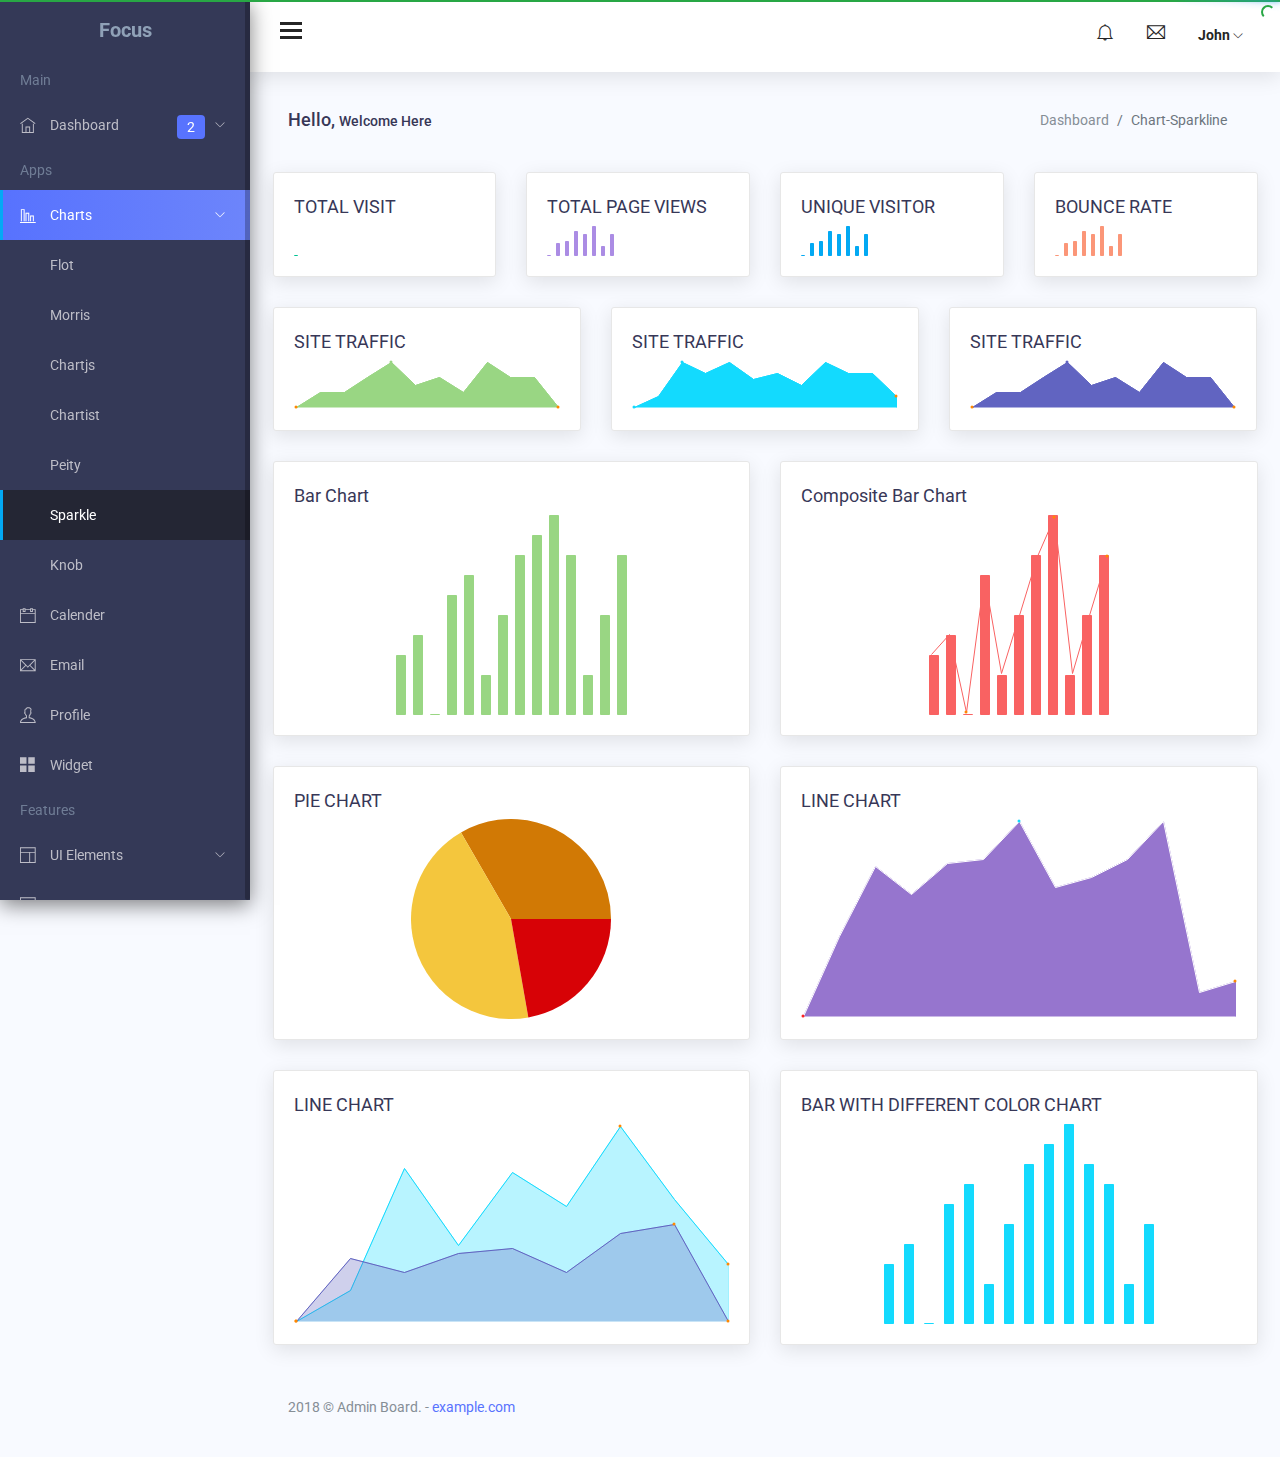
<file: html/chart-sparkline.html>
<!DOCTYPE html>
<html lang="en">

  <head>
    <meta charset="utf-8">
    <meta http-equiv="X-UA-Compatible" content="IE=edge">
    <meta name="viewport" content="width=device-width, initial-scale=1">

    <title>Focus Admin: Sparkline Chart</title>

    <!-- ================= Favicon ================== -->
    <!-- Standard -->
    <link rel="shortcut icon" href="http://placehold.it/64.png/000/fff">
    <!-- Retina iPad Touch Icon-->
    <link rel="apple-touch-icon" sizes="144x144" href="http://placehold.it/144.png/000/fff">
    <!-- Retina iPhone Touch Icon-->
    <link rel="apple-touch-icon" sizes="114x114" href="http://placehold.it/114.png/000/fff">
    <!-- Standard iPad Touch Icon-->
    <link rel="apple-touch-icon" sizes="72x72" href="http://placehold.it/72.png/000/fff">
    <!-- Standard iPhone Touch Icon-->
    <link rel="apple-touch-icon" sizes="57x57" href="http://placehold.it/57.png/000/fff">

    <!-- Styles -->
    <link href="css/lib/font-awesome.min.css" rel="stylesheet">
    <link href="css/lib/themify-icons.css" rel="stylesheet">
    <link href="css/lib/menubar/sidebar.css" rel="stylesheet">
    <link href="css/lib/bootstrap.min.css" rel="stylesheet">
    
    <link href="css/lib/helper.css" rel="stylesheet">
    <link href="css/style.css" rel="stylesheet">


    <style type="text/css">


    </style>
  </head>

  <body>

    <div class="sidebar sidebar-hide-to-small sidebar-shrink sidebar-gestures">
      <div class="nano">
        <div class="nano-content">
          <div class="logo"><a href="index.html"><!-- <img src="images/logo.png" alt="" /> --><span>Focus</span></a></div>
          <ul>
            <li class="label">Main</li>
            <li><a class="sidebar-sub-toggle"><i class="ti-home"></i> Dashboard <span class="badge badge-primary">2</span> <span class="sidebar-collapse-icon ti-angle-down"></span></a>
              <ul>
                <li><a href="index.html">Dashboard 1</a></li>
                <li><a href="index.html">Dashboard 2</a></li>
                
                
                
              </ul>
            </li>

            <li class="label">Apps</li>
            <li><a class="sidebar-sub-toggle"><i class="ti-bar-chart-alt"></i>  Charts  <span class="sidebar-collapse-icon ti-angle-down"></span></a>
              <ul>
                <li><a href="chart-flot.html">Flot</a></li>
                <li><a href="chart-morris.html">Morris</a></li>
                <li><a href="chartjs.html">Chartjs</a></li>
                <li><a href="chartist.html">Chartist</a></li>
                <li><a href="chart-peity.html">Peity</a></li>
                <li><a href="chart-sparkline.html">Sparkle</a></li>
                <li><a href="chart-knob.html">Knob</a></li>
              </ul>
            </li>
            <li><a href="app-event-calender.html"><i class="ti-calendar"></i> Calender </a></li>
            <li><a href="app-email.html"><i class="ti-email"></i> Email</a></li>
            <li><a href="app-profile.html"><i class="ti-user"></i> Profile</a></li>
            <li><a href="app-widget-card.html"><i class="ti-layout-grid2-alt"></i> Widget</a></li>
            <li class="label">Features</li>
            <li><a class="sidebar-sub-toggle"><i class="ti-layout"></i> UI Elements <span class="sidebar-collapse-icon ti-angle-down"></span></a>
              <ul>
                <li><a href="ui-typography.html">Typography</a></li>
                <li><a href="ui-alerts.html">Alerts</a></li>

                <li><a href="ui-button.html">Button</a></li>
                <li><a href="ui-dropdown.html">Dropdown</a></li>

                <li><a href="ui-list-group.html">List Group</a></li>

                <li><a href="ui-progressbar.html">Progressbar</a></li>
                <li><a href="ui-tab.html">Tab</a></li>

              </ul>
            </li>
            <li><a class="sidebar-sub-toggle"><i class="ti-panel"></i> Components <span class="sidebar-collapse-icon ti-angle-down"></span></a>
              <ul>
                <li><a href="uc-calendar.html">Calendar</a></li>
                <li><a href="uc-carousel.html">Carousel</a></li>
                <li><a href="uc-weather.html">Weather</a></li>
                <li><a href="uc-datamap.html">Datamap</a></li>
                <li><a href="uc-todo-list.html">To do</a></li>
                <li><a href="uc-scrollable.html">Scrollable</a></li>
                <li><a href="uc-sweetalert.html">Sweet Alert</a></li>
                <li><a href="uc-toastr.html">Toastr</a></li>
                <li><a href="uc-range-slider-basic.html">Basic Range Slider</a></li>
                <li><a href="uc-range-slider-advance.html">Advance Range Slider</a></li>
                <li><a href="uc-nestable.html">Nestable</a></li>

                <li><a href="uc-rating-bar-rating.html">Bar Rating</a></li>
                <li><a href="uc-rating-jRate.html">jRate</a></li>
              </ul>
            </li>
            <li><a class="sidebar-sub-toggle"><i class="ti-layout-grid4-alt"></i> Table <span class="sidebar-collapse-icon ti-angle-down"></span></a>
              <ul>
                <li><a href="table-basic.html">Basic</a></li>

                <li><a href="table-export.html">Datatable Export</a></li>
                <li><a href="table-row-select.html">Datatable Row Select</a></li>
                <li><a href="table-jsgrid.html">Editable </a></li>
              </ul>
            </li>
            <li><a class="sidebar-sub-toggle"><i class="ti-heart"></i> Icons <span class="sidebar-collapse-icon ti-angle-down"></span></a>
              <ul>
                <li><a href="font-themify.html">Themify</a></li>
              </ul>
            </li>
            <li><a class="sidebar-sub-toggle"><i class="ti-map"></i> Maps <span class="sidebar-collapse-icon ti-angle-down"></span></a>
              <ul>
                <li><a href="gmaps.html">Basic</a></li>
                <li><a href="vector-map.html">Vector Map</a></li>
              </ul>
            </li>
            <li class="label">Form</li>
            <li><a href="form-basic.html"><i class="ti-view-list-alt"></i> Basic Form </a></li>
            <li class="label">Extra</li>
            <li><a class="sidebar-sub-toggle"><i class="ti-files"></i> Invoice <span class="sidebar-collapse-icon ti-angle-down"></span></a>
              <ul>
                <li><a href="invoice.html">Basic</a></li>
                <li><a href="invoice-editable.html">Editable</a></li>
              </ul>
            </li>
            <li><a class="sidebar-sub-toggle"><i class="ti-target"></i> Pages <span class="sidebar-collapse-icon ti-angle-down"></span></a>
              <ul>
                <li><a href="page-login.html">Login</a></li>
                <li><a href="page-register.html">Register</a></li>
                <li><a href="page-reset-password.html">Forgot password</a></li>
              </ul>
            </li>
            <li><a href="../documentation/index.html"><i class="ti-file"></i> Documentation</a></li>
            <li><a><i class="ti-close"></i> Logout</a></li>
          </ul>
        </div>
      </div>
    </div>
    <!-- /# sidebar -->


    <div class="header">
        <div class="container-fluid">
            <div class="row">
                <div class="col-lg-12">
                    <div class="float-left">
                        <div class="hamburger sidebar-toggle">
                            <span class="line"></span>
                            <span class="line"></span>
                            <span class="line"></span>
                        </div>
                    </div>
                    <div class="float-right">
                        <div class="dropdown dib">
                            <div class="header-icon" data-toggle="dropdown">
                                <i class="ti-bell"></i>
                                <div class="drop-down dropdown-menu dropdown-menu-right">
                                    <div class="dropdown-content-heading">
                                        <span class="text-left">Recent Notifications</span>
                                    </div>
                                    <div class="dropdown-content-body">
                                        <ul>
                                            <li>
                                                <a href="#">
                                                    <img class="pull-left m-r-10 avatar-img" src="images/avatar/3.jpg" alt="" />
                                                    <div class="notification-content">
                                                        <small class="notification-timestamp pull-right">02:34 PM</small>
                                                        <div class="notification-heading">Mr. John</div>
                                                        <div class="notification-text">5 members joined today </div>
                                                    </div>
                                                </a>
                                            </li>
                                            <li>
                                                <a href="#">
                                                    <img class="pull-left m-r-10 avatar-img" src="images/avatar/3.jpg" alt="" />
                                                    <div class="notification-content">
                                                        <small class="notification-timestamp pull-right">02:34 PM</small>
                                                        <div class="notification-heading">Mariam</div>
                                                        <div class="notification-text">likes a photo of you</div>
                                                    </div>
                                                </a>
                                            </li>
                                            <li>
                                                <a href="#">
                                                    <img class="pull-left m-r-10 avatar-img" src="images/avatar/3.jpg" alt="" />
                                                    <div class="notification-content">
                                                        <small class="notification-timestamp pull-right">02:34 PM</small>
                                                        <div class="notification-heading">Tasnim</div>
                                                        <div class="notification-text">Hi Teddy, Just wanted to let you ...</div>
                                                    </div>
                                                </a>
                                            </li>
                                            <li>
                                                <a href="#">
                                                    <img class="pull-left m-r-10 avatar-img" src="images/avatar/3.jpg" alt="" />
                                                    <div class="notification-content">
                                                        <small class="notification-timestamp pull-right">02:34 PM</small>
                                                        <div class="notification-heading">Mr. John</div>
                                                        <div class="notification-text">Hi Teddy, Just wanted to let you ...</div>
                                                    </div>
                                                </a>
                                            </li>
                                            <li class="text-center">
                                                <a href="#" class="more-link">See All</a>
                                            </li>
                                        </ul>
                                    </div>
                                </div>
                            </div>
                        </div>
                        <div class="dropdown dib">
                            <div class="header-icon" data-toggle="dropdown">
                                <i class="ti-email"></i>
                                <div class="drop-down dropdown-menu dropdown-menu-right">
                                    <div class="dropdown-content-heading">
                                        <span class="text-left">2 New Messages</span>
                                        <a href="email.html">
                                            <i class="ti-pencil-alt pull-right"></i>
                                        </a>
                                    </div>
                                    <div class="dropdown-content-body">
                                        <ul>
                                            <li class="notification-unread">
                                                <a href="#">
                                                    <img class="pull-left m-r-10 avatar-img" src="images/avatar/1.jpg" alt="" />
                                                    <div class="notification-content">
                                                        <small class="notification-timestamp pull-right">02:34 PM</small>
                                                        <div class="notification-heading">Michael Qin</div>
                                                        <div class="notification-text">Hi Teddy, Just wanted to let you ...</div>
                                                    </div>
                                                </a>
                                            </li>
                                            <li class="notification-unread">
                                                <a href="#">
                                                    <img class="pull-left m-r-10 avatar-img" src="images/avatar/2.jpg" alt="" />
                                                    <div class="notification-content">
                                                        <small class="notification-timestamp pull-right">02:34 PM</small>
                                                        <div class="notification-heading">Mr. John</div>
                                                        <div class="notification-text">Hi Teddy, Just wanted to let you ...</div>
                                                    </div>
                                                </a>
                                            </li>
                                            <li>
                                                <a href="#">
                                                    <img class="pull-left m-r-10 avatar-img" src="images/avatar/3.jpg" alt="" />
                                                    <div class="notification-content">
                                                        <small class="notification-timestamp pull-right">02:34 PM</small>
                                                        <div class="notification-heading">Michael Qin</div>
                                                        <div class="notification-text">Hi Teddy, Just wanted to let you ...</div>
                                                    </div>
                                                </a>
                                            </li>
                                            <li>
                                                <a href="#">
                                                    <img class="pull-left m-r-10 avatar-img" src="images/avatar/2.jpg" alt="" />
                                                    <div class="notification-content">
                                                        <small class="notification-timestamp pull-right">02:34 PM</small>
                                                        <div class="notification-heading">Mr. John</div>
                                                        <div class="notification-text">Hi Teddy, Just wanted to let you ...</div>
                                                    </div>
                                                </a>
                                            </li>
                                            <li class="text-center">
                                                <a href="#" class="more-link">See All</a>
                                            </li>
                                        </ul>
                                    </div>
                                </div>
                            </div>
                        </div>
                        <div class="dropdown dib">
                            <div class="header-icon" data-toggle="dropdown">
                                <span class="user-avatar">John
                                    <i class="ti-angle-down f-s-10"></i>
                                </span>
                                <div class="drop-down dropdown-profile dropdown-menu dropdown-menu-right">
                                    <div class="dropdown-content-heading">
                                        <span class="text-left">Upgrade Now</span>
                                        <p class="trial-day">30 Days Trail</p>
                                    </div>
                                    <div class="dropdown-content-body">
                                        <ul>
                                            <li>
                                                <a href="#">
                                                    <i class="ti-user"></i>
                                                    <span>Profile</span>
                                                </a>
                                            </li>

                                            <li>
                                                <a href="#">
                                                    <i class="ti-email"></i>
                                                    <span>Inbox</span>
                                                </a>
                                            </li>
                                            <li>
                                                <a href="#">
                                                    <i class="ti-settings"></i>
                                                    <span>Setting</span>
                                                </a>
                                            </li>

                                            <li>
                                                <a href="#">
                                                    <i class="ti-lock"></i>
                                                    <span>Lock Screen</span>
                                                </a>
                                            </li>
                                            <li>
                                                <a href="#">
                                                    <i class="ti-power-off"></i>
                                                    <span>Logout</span>
                                                </a>
                                            </li>
                                        </ul>
                                    </div>
                                </div>
                            </div>
                        </div>
                    </div>
                </div>
            </div>
        </div>
    </div>



    <div class="content-wrap">
      <div class="main">
        <div class="container-fluid">
          <div class="row">
            <div class="col-lg-8 p-r-0 title-margin-right">
              <div class="page-header">
                <div class="page-title">
                  <h1>Hello, <span>Welcome Here</span></h1>
                </div>
              </div>
            </div>
            <!-- /# column -->
            <div class="col-lg-4 p-l-0 title-margin-left">
              <div class="page-header">
                <div class="page-title">
                  <ol class="breadcrumb">
                    <li class="breadcrumb-item"><a href="#">Dashboard</a></li>
                    <li class="breadcrumb-item active">Chart-Sparkline</li>
                  </ol>
                </div>
              </div>
            </div>
            <!-- /# column -->
          </div>
          <!-- /# row -->
          <section id="main-content">
            <div class="row">
              <div class="col-lg-3">
                <div class="card nestable-cart">
                  <div class="card-title">
                    <h4>TOTAL VISIT</h4>
                    <div class="card-title-right-icon">
                      <ul>

                      </ul>
                    </div>
                  </div>
                  <div class="sparkline-unix">
                    <span id="sparklinedash">0, 5, 6, 10, 9, 12, 4, 9</span>
                  </div>
                </div>
                <!-- /# card -->
              </div>
              <!-- /# column -->
              <div class="col-lg-3">
                <div class="card nestable-cart">
                  <div class="card-title">
                    <h4>TOTAL PAGE VIEWS</h4>
                    <div class="card-title-right-icon">
                      <ul>

                      </ul>
                    </div>
                  </div>
                  <div class="sparkline-unix">
                    <span id="sparklinedash2">0, 5, 6, 10, 9, 12, 4, 9</span>
                  </div>
                </div>
                <!-- /# card -->
              </div>
              <!-- /# column -->
              <div class="col-lg-3">
                <div class="card nestable-cart">
                  <div class="card-title">
                    <h4>UNIQUE VISITOR</h4>
                    <div class="card-title-right-icon">
                      <ul>

                      </ul>
                    </div>
                  </div>
                  <div class="sparkline-unix">
                    <span id="sparklinedash3">0, 5, 6, 10, 9, 12, 4, 9</span>
                  </div>
                </div>
                <!-- /# card -->
              </div>
              <!-- /# column -->
              <div class="col-lg-3">
                <div class="card nestable-cart">
                  <div class="card-title">
                    <h4>BOUNCE RATE</h4>
                    <div class="card-title-right-icon">
                      <ul>

                      </ul>
                    </div>
                  </div>
                  <div class="sparkline-unix">
                    <span id="sparklinedash4"> 0, 5, 6, 10, 9, 12, 4, 9</span>
                  </div>
                </div>
                <!-- /# card -->
              </div>
              <!-- /# column -->
            </div>
            <!-- /# row -->
            <div class="row">
              <div class="col-lg-4">
                <div class="card nestable-cart">
                  <div class="card-title">
                    <h4>SITE TRAFFIC</h4>
                    <div class="card-title-right-icon">
                      <ul>

                      </ul>
                    </div>
                  </div>
                  <div class="sparkline-unix">
                    <div id="sparkline8"></div>
                  </div>
                </div>
                <!-- /# card -->
              </div>
              <!-- /# column -->
              <div class="col-lg-4">
                <div class="card nestable-cart">
                  <div class="card-title">
                    <h4>SITE TRAFFIC</h4>
                    <div class="card-title-right-icon">
                      <ul>

                      </ul>
                    </div>
                  </div>
                  <div class="sparkline-unix">
                    <div id="sparkline9"></div>
                  </div>
                </div>
                <!-- /# card -->
              </div>
              <!-- /# column -->
              <div class="col-lg-4">
                <div class="card nestable-cart">
                  <div class="card-title">
                    <h4>SITE TRAFFIC</h4>
                    <div class="card-title-right-icon">
                      <ul>

                      </ul>
                    </div>
                  </div>
                  <div class="sparkline-unix">
                    <div id="sparkline10"></div>
                  </div>
                </div>
                <!-- /# card -->
              </div>
              <!-- /# column -->
            </div>
            <!-- /# row -->
            <div class="row">
              <div class="col-lg-6">
                <div class="card nestable-cart">
                  <div class="card-title">
                    <h4>Bar Chart</h4>
                    <div class="card-title-right-icon">
                      <ul>

                      </ul>
                    </div>
                  </div>
                  <div class="sparkline-unix">
                    <div id="sparkline12" class="text-center"></div>
                  </div>
                </div>
                <!-- /# card -->
              </div>
              <!-- /# column -->
              <div class="col-lg-6">
                <div class="card nestable-cart">
                  <div class="card-title">
                    <h4>Composite Bar Chart</h4>
                    <div class="card-title-right-icon">
                      <ul>

                      </ul>
                    </div>
                  </div>
                  <div class="sparkline-unix">
                    <div id="sparkline13" class="text-center"></div>
                  </div>
                </div>
                <!-- /# card -->
              </div>
              <!-- /# column -->
            </div>
            <!-- /# row -->
            <div class="row">
              <div class="col-lg-6">
                <div class="card nestable-cart">
                  <div class="card-title">
                    <h4>PIE CHART</h4>
                    <div class="card-title-right-icon">
                      <ul>

                      </ul>
                    </div>
                  </div>
                  <div class="sparkline-unix">
                    <div id="sparkline11" class="text-center"></div>
                  </div>
                </div>
                <!-- /# card -->
              </div>
              <!-- /# column -->


              <div class="col-lg-6">
                <div class="card nestable-cart sperkline_fourteen_bg">
                  <div class="card-title">
                    <h4>LINE CHART</h4>
                    <div class="card-title-right-icon">
                      <ul>

                      </ul>
                    </div>
                  </div>
                  <div class="sparkline-unix">
                    <div id="sparkline14" class="text-center"></div>
                  </div>
                </div>
                <!-- /# card -->
              </div>
              <!-- /# column -->


            </div>
            <!-- /# row -->
            <div class="row">
              <div class="col-lg-6">
                <div class="card nestable-cart">
                  <div class="card-title">
                    <h4>LINE CHART</h4>
                    <div class="card-title-right-icon">
                      <ul>

                      </ul>
                    </div>
                  </div>
                  <div class="sparkline-unix">
                    <div id="sparkline16" class="text-center"></div>
                  </div>
                </div>
                <!-- /# card -->
              </div>
              <!-- /# column -->




              <div class="col-lg-6">
                <div class="card nestable-cart">
                  <div class="card-title">
                    <h4>BAR WITH DIFFERENT COLOR CHART</h4>
                    <div class="card-title-right-icon">
                      <ul>

                      </ul>
                    </div>
                  </div>
                  <div class="sparkline-unix">
                    <div id="sparkline15" class="text-center"></div>
                  </div>
                </div>
                <!-- /# card -->
              </div>
              <!-- /# column -->

            </div>
            <!-- /# row -->


            <div class="row">
              <div class="col-lg-12">
                <div class="footer">
                  <p>2018 © Admin Board. - <a href="#">example.com</a></p>
                </div>
              </div>
            </div>
          </section>

        </div>
      </div>
    </div>



    <div id="search">
      <button type="button" class="close">×</button>
      <form>
        <input type="search" value="" placeholder="type keyword(s) here" />
        <button type="submit" class="btn btn-primary">Search</button>
      </form>
    </div>
    <!-- jquery vendor -->
    <script src="js/lib/jquery.min.js"></script>
    <script src="js/lib/jquery.nanoscroller.min.js"></script>
    <!-- nano scroller -->
    <script src="js/lib/menubar/sidebar.js"></script>
    <script src="js/lib/preloader/pace.min.js"></script>
    <!-- sidebar -->
    <script src="js/lib/bootstrap.min.js">
      

    </script>
    <!-- bootstrap -->
    <script src="js/lib/preloader/pace.min.js"></script>



    <script src="js/lib/sparklinechart/jquery.sparkline.min.js"></script>
    <script src="js/lib/sparklinechart/sparkline.init.js"></script>
    <!-- sparkline init-->

    <script src="js/lib/bootstrap.min.js"></script><script src="js/scripts.js"></script>
    <!-- scripit init-->


  </body>

</html>
</file>
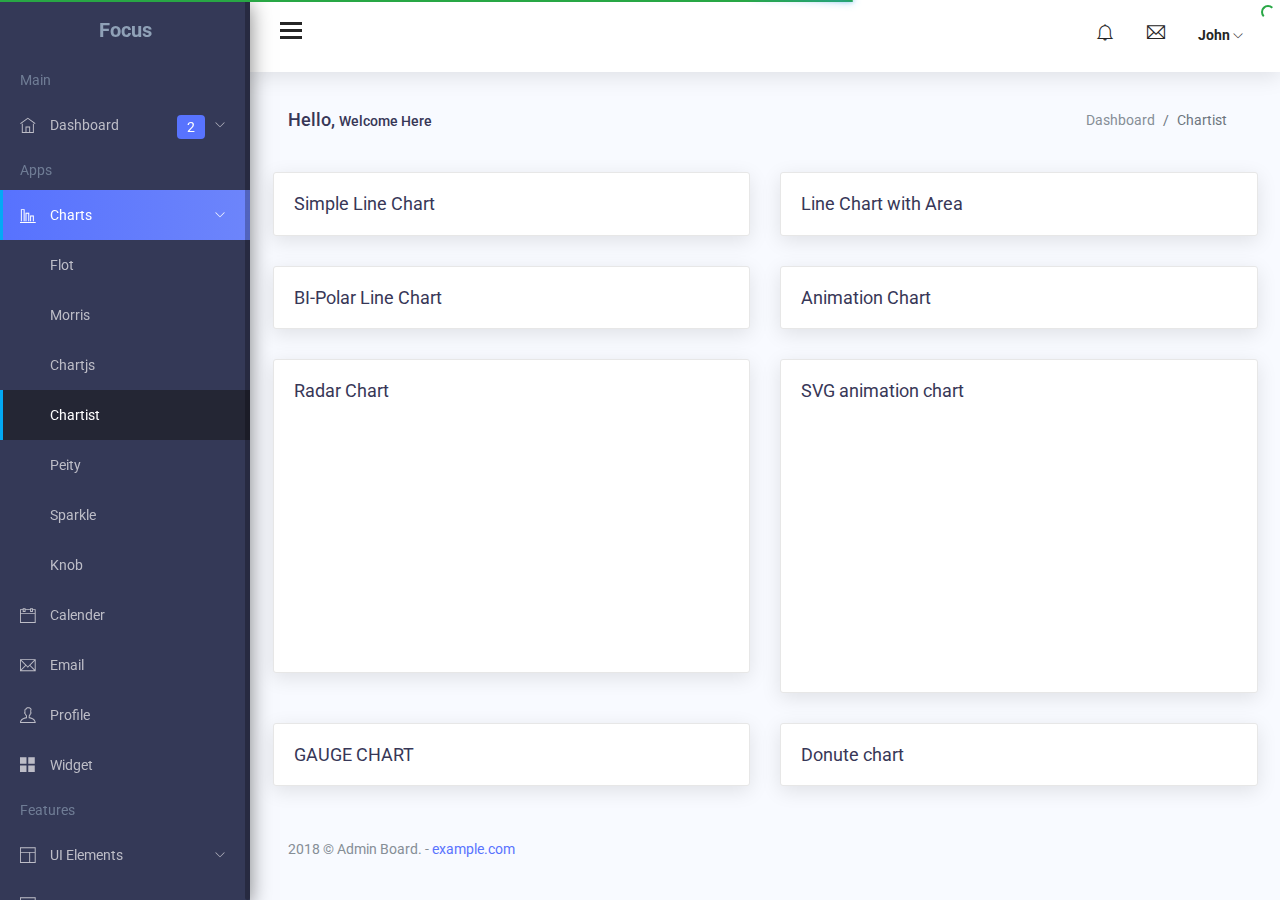
<file: html/chartist.html>
<!DOCTYPE html>
<html lang="en">

  <head>
    <meta charset="utf-8">
    <meta http-equiv="X-UA-Compatible" content="IE=edge">
    <meta name="viewport" content="width=device-width, initial-scale=1">

    <title>Focus Bootstrap 4 Admin Template</title>

    <!-- ================= Favicon ================== -->
    <!-- Standard -->
    <link rel="shortcut icon" href="http://placehold.it/64.png/000/fff">
    <!-- Retina iPad Touch Icon-->
    <link rel="apple-touch-icon" sizes="144x144" href="http://placehold.it/144.png/000/fff">
    <!-- Retina iPhone Touch Icon-->
    <link rel="apple-touch-icon" sizes="114x114" href="http://placehold.it/114.png/000/fff">
    <!-- Standard iPad Touch Icon-->
    <link rel="apple-touch-icon" sizes="72x72" href="http://placehold.it/72.png/000/fff">
    <!-- Standard iPhone Touch Icon-->
    <link rel="apple-touch-icon" sizes="57x57" href="http://placehold.it/57.png/000/fff">

    <!-- Styles -->
    <link href="css/lib/chartist/chartist.min.css" rel="stylesheet">
    <link href="css/lib/font-awesome.min.css" rel="stylesheet">
    <link href="css/lib/themify-icons.css" rel="stylesheet">
    <link href="css/lib/menubar/sidebar.css" rel="stylesheet">
    <link href="css/lib/bootstrap.min.css" rel="stylesheet">
    
    <link href="css/lib/helper.css" rel="stylesheet">
    <link href="css/style.css" rel="stylesheet">
  </head>

  <body>

    <div class="sidebar sidebar-hide-to-small sidebar-shrink sidebar-gestures">
      <div class="nano">
        <div class="nano-content">
          <div class="logo"><a href="index.html"><!-- <img src="images/logo.png" alt="" /> --><span>Focus</span></a></div>
          <ul>
            <li class="label">Main</li>
            <li><a class="sidebar-sub-toggle"><i class="ti-home"></i> Dashboard <span class="badge badge-primary">2</span> <span class="sidebar-collapse-icon ti-angle-down"></span></a>
              <ul>
                <li><a href="index.html">Dashboard 1</a></li>
                <li><a href="index.html">Dashboard 2</a></li>
                
                
                
              </ul>
            </li>

            <li class="label">Apps</li>
            <li><a class="sidebar-sub-toggle"><i class="ti-bar-chart-alt"></i>  Charts  <span class="sidebar-collapse-icon ti-angle-down"></span></a>
              <ul>
                <li><a href="chart-flot.html">Flot</a></li>
                <li><a href="chart-morris.html">Morris</a></li>
                <li><a href="chartjs.html">Chartjs</a></li>
                <li><a href="chartist.html">Chartist</a></li>
                <li><a href="chart-peity.html">Peity</a></li>
                <li><a href="chart-sparkline.html">Sparkle</a></li>
                <li><a href="chart-knob.html">Knob</a></li>
              </ul>
            </li>
            <li><a href="app-event-calender.html"><i class="ti-calendar"></i> Calender </a></li>
            <li><a href="app-email.html"><i class="ti-email"></i> Email</a></li>
            <li><a href="app-profile.html"><i class="ti-user"></i> Profile</a></li>
            <li><a href="app-widget-card.html"><i class="ti-layout-grid2-alt"></i> Widget</a></li>
            <li class="label">Features</li>
            <li><a class="sidebar-sub-toggle"><i class="ti-layout"></i> UI Elements <span class="sidebar-collapse-icon ti-angle-down"></span></a>
              <ul>
                <li><a href="ui-typography.html">Typography</a></li>
                <li><a href="ui-alerts.html">Alerts</a></li>

                <li><a href="ui-button.html">Button</a></li>
                <li><a href="ui-dropdown.html">Dropdown</a></li>

                <li><a href="ui-list-group.html">List Group</a></li>

                <li><a href="ui-progressbar.html">Progressbar</a></li>
                <li><a href="ui-tab.html">Tab</a></li>

              </ul>
            </li>
            <li><a class="sidebar-sub-toggle"><i class="ti-panel"></i> Components <span class="sidebar-collapse-icon ti-angle-down"></span></a>
              <ul>
                <li><a href="uc-calendar.html">Calendar</a></li>
                <li><a href="uc-carousel.html">Carousel</a></li>
                <li><a href="uc-weather.html">Weather</a></li>
                <li><a href="uc-datamap.html">Datamap</a></li>
                <li><a href="uc-todo-list.html">To do</a></li>
                <li><a href="uc-scrollable.html">Scrollable</a></li>
                <li><a href="uc-sweetalert.html">Sweet Alert</a></li>
                <li><a href="uc-toastr.html">Toastr</a></li>
                <li><a href="uc-range-slider-basic.html">Basic Range Slider</a></li>
                <li><a href="uc-range-slider-advance.html">Advance Range Slider</a></li>
                <li><a href="uc-nestable.html">Nestable</a></li>

                <li><a href="uc-rating-bar-rating.html">Bar Rating</a></li>
                <li><a href="uc-rating-jRate.html">jRate</a></li>
              </ul>
            </li>
            <li><a class="sidebar-sub-toggle"><i class="ti-layout-grid4-alt"></i> Table <span class="sidebar-collapse-icon ti-angle-down"></span></a>
              <ul>
                <li><a href="table-basic.html">Basic</a></li>

                <li><a href="table-export.html">Datatable Export</a></li>
                <li><a href="table-row-select.html">Datatable Row Select</a></li>
                <li><a href="table-jsgrid.html">Editable </a></li>
              </ul>
            </li>
            <li><a class="sidebar-sub-toggle"><i class="ti-heart"></i> Icons <span class="sidebar-collapse-icon ti-angle-down"></span></a>
              <ul>
                <li><a href="font-themify.html">Themify</a></li>
              </ul>
            </li>
            <li><a class="sidebar-sub-toggle"><i class="ti-map"></i> Maps <span class="sidebar-collapse-icon ti-angle-down"></span></a>
              <ul>
                <li><a href="gmaps.html">Basic</a></li>
                <li><a href="vector-map.html">Vector Map</a></li>
              </ul>
            </li>
            <li class="label">Form</li>
            <li><a href="form-basic.html"><i class="ti-view-list-alt"></i> Basic Form </a></li>
            <li class="label">Extra</li>
            <li><a class="sidebar-sub-toggle"><i class="ti-files"></i> Invoice <span class="sidebar-collapse-icon ti-angle-down"></span></a>
              <ul>
                <li><a href="invoice.html">Basic</a></li>
                <li><a href="invoice-editable.html">Editable</a></li>
              </ul>
            </li>
            <li><a class="sidebar-sub-toggle"><i class="ti-target"></i> Pages <span class="sidebar-collapse-icon ti-angle-down"></span></a>
              <ul>
                <li><a href="page-login.html">Login</a></li>
                <li><a href="page-register.html">Register</a></li>
                <li><a href="page-reset-password.html">Forgot password</a></li>
              </ul>
            </li>
            <li><a href="../documentation/index.html"><i class="ti-file"></i> Documentation</a></li>
            <li><a><i class="ti-close"></i> Logout</a></li>
          </ul>
        </div>
      </div>
    </div>
    <!-- /# sidebar -->


    <div class="header">
        <div class="container-fluid">
            <div class="row">
                <div class="col-lg-12">
                    <div class="float-left">
                        <div class="hamburger sidebar-toggle">
                            <span class="line"></span>
                            <span class="line"></span>
                            <span class="line"></span>
                        </div>
                    </div>
                    <div class="float-right">
                        <div class="dropdown dib">
                            <div class="header-icon" data-toggle="dropdown">
                                <i class="ti-bell"></i>
                                <div class="drop-down dropdown-menu dropdown-menu-right">
                                    <div class="dropdown-content-heading">
                                        <span class="text-left">Recent Notifications</span>
                                    </div>
                                    <div class="dropdown-content-body">
                                        <ul>
                                            <li>
                                                <a href="#">
                                                    <img class="pull-left m-r-10 avatar-img" src="images/avatar/3.jpg" alt="" />
                                                    <div class="notification-content">
                                                        <small class="notification-timestamp pull-right">02:34 PM</small>
                                                        <div class="notification-heading">Mr. John</div>
                                                        <div class="notification-text">5 members joined today </div>
                                                    </div>
                                                </a>
                                            </li>
                                            <li>
                                                <a href="#">
                                                    <img class="pull-left m-r-10 avatar-img" src="images/avatar/3.jpg" alt="" />
                                                    <div class="notification-content">
                                                        <small class="notification-timestamp pull-right">02:34 PM</small>
                                                        <div class="notification-heading">Mariam</div>
                                                        <div class="notification-text">likes a photo of you</div>
                                                    </div>
                                                </a>
                                            </li>
                                            <li>
                                                <a href="#">
                                                    <img class="pull-left m-r-10 avatar-img" src="images/avatar/3.jpg" alt="" />
                                                    <div class="notification-content">
                                                        <small class="notification-timestamp pull-right">02:34 PM</small>
                                                        <div class="notification-heading">Tasnim</div>
                                                        <div class="notification-text">Hi Teddy, Just wanted to let you ...</div>
                                                    </div>
                                                </a>
                                            </li>
                                            <li>
                                                <a href="#">
                                                    <img class="pull-left m-r-10 avatar-img" src="images/avatar/3.jpg" alt="" />
                                                    <div class="notification-content">
                                                        <small class="notification-timestamp pull-right">02:34 PM</small>
                                                        <div class="notification-heading">Mr. John</div>
                                                        <div class="notification-text">Hi Teddy, Just wanted to let you ...</div>
                                                    </div>
                                                </a>
                                            </li>
                                            <li class="text-center">
                                                <a href="#" class="more-link">See All</a>
                                            </li>
                                        </ul>
                                    </div>
                                </div>
                            </div>
                        </div>
                        <div class="dropdown dib">
                            <div class="header-icon" data-toggle="dropdown">
                                <i class="ti-email"></i>
                                <div class="drop-down dropdown-menu dropdown-menu-right">
                                    <div class="dropdown-content-heading">
                                        <span class="text-left">2 New Messages</span>
                                        <a href="email.html">
                                            <i class="ti-pencil-alt pull-right"></i>
                                        </a>
                                    </div>
                                    <div class="dropdown-content-body">
                                        <ul>
                                            <li class="notification-unread">
                                                <a href="#">
                                                    <img class="pull-left m-r-10 avatar-img" src="images/avatar/1.jpg" alt="" />
                                                    <div class="notification-content">
                                                        <small class="notification-timestamp pull-right">02:34 PM</small>
                                                        <div class="notification-heading">Michael Qin</div>
                                                        <div class="notification-text">Hi Teddy, Just wanted to let you ...</div>
                                                    </div>
                                                </a>
                                            </li>
                                            <li class="notification-unread">
                                                <a href="#">
                                                    <img class="pull-left m-r-10 avatar-img" src="images/avatar/2.jpg" alt="" />
                                                    <div class="notification-content">
                                                        <small class="notification-timestamp pull-right">02:34 PM</small>
                                                        <div class="notification-heading">Mr. John</div>
                                                        <div class="notification-text">Hi Teddy, Just wanted to let you ...</div>
                                                    </div>
                                                </a>
                                            </li>
                                            <li>
                                                <a href="#">
                                                    <img class="pull-left m-r-10 avatar-img" src="images/avatar/3.jpg" alt="" />
                                                    <div class="notification-content">
                                                        <small class="notification-timestamp pull-right">02:34 PM</small>
                                                        <div class="notification-heading">Michael Qin</div>
                                                        <div class="notification-text">Hi Teddy, Just wanted to let you ...</div>
                                                    </div>
                                                </a>
                                            </li>
                                            <li>
                                                <a href="#">
                                                    <img class="pull-left m-r-10 avatar-img" src="images/avatar/2.jpg" alt="" />
                                                    <div class="notification-content">
                                                        <small class="notification-timestamp pull-right">02:34 PM</small>
                                                        <div class="notification-heading">Mr. John</div>
                                                        <div class="notification-text">Hi Teddy, Just wanted to let you ...</div>
                                                    </div>
                                                </a>
                                            </li>
                                            <li class="text-center">
                                                <a href="#" class="more-link">See All</a>
                                            </li>
                                        </ul>
                                    </div>
                                </div>
                            </div>
                        </div>
                        <div class="dropdown dib">
                            <div class="header-icon" data-toggle="dropdown">
                                <span class="user-avatar">John
                                    <i class="ti-angle-down f-s-10"></i>
                                </span>
                                <div class="drop-down dropdown-profile dropdown-menu dropdown-menu-right">
                                    <div class="dropdown-content-heading">
                                        <span class="text-left">Upgrade Now</span>
                                        <p class="trial-day">30 Days Trail</p>
                                    </div>
                                    <div class="dropdown-content-body">
                                        <ul>
                                            <li>
                                                <a href="#">
                                                    <i class="ti-user"></i>
                                                    <span>Profile</span>
                                                </a>
                                            </li>

                                            <li>
                                                <a href="#">
                                                    <i class="ti-email"></i>
                                                    <span>Inbox</span>
                                                </a>
                                            </li>
                                            <li>
                                                <a href="#">
                                                    <i class="ti-settings"></i>
                                                    <span>Setting</span>
                                                </a>
                                            </li>

                                            <li>
                                                <a href="#">
                                                    <i class="ti-lock"></i>
                                                    <span>Lock Screen</span>
                                                </a>
                                            </li>
                                            <li>
                                                <a href="#">
                                                    <i class="ti-power-off"></i>
                                                    <span>Logout</span>
                                                </a>
                                            </li>
                                        </ul>
                                    </div>
                                </div>
                            </div>
                        </div>
                    </div>
                </div>
            </div>
        </div>
    </div>



    <div class="content-wrap">
      <div class="main">
        <div class="container-fluid">
          <div class="row">
            <div class="col-lg-8 p-r-0 title-margin-right">
              <div class="page-header">
                <div class="page-title">
                  <h1>Hello, <span>Welcome Here</span></h1>
                </div>
              </div>
            </div>
            <!-- /# column -->
            <div class="col-lg-4 p-l-0 title-margin-left">
              <div class="page-header">
                <div class="page-title">
                  <ol class="breadcrumb">
                    <li class="breadcrumb-item"><a href="#">Dashboard</a></li>
                    <li class="breadcrumb-item active">Chartist</li>
                  </ol>
                </div>
              </div>
            </div>
            <!-- /# column -->
          </div>
          <!-- /# row -->
          <section id="main-content">
            <div class="row">
              <!-- column -->
              <div class="col-lg-6">
                <div class="card">
                  <div class="card-block">
                    <h4 class="card-title">Simple Line Chart</h4>
                    <div class="ct-sm-line-chart"></div>
                  </div>
                </div>
              </div>
              <!-- column -->
              <!-- column -->
              <div class="col-lg-6">
                <div class="card">
                  <div class="card-block">
                    <h4 class="card-title">Line Chart with Area</h4>
                    <div class="ct-area-ln-chart"></div>
                  </div>
                </div>
              </div>
              <!-- column -->
              <!-- column -->
              <div class="col-lg-6">
                <div class="card">
                  <div class="card-block">
                    <h4 class="card-title">BI-Polar Line Chart</h4>
                    <div id="ct-polar-chart"></div>
                  </div>
                </div>
              </div>
              <!-- column -->
              <!-- column -->
              <div class="col-lg-6">
                <div class="card">
                  <div class="card-block">
                    <h4 class="card-title">Animation Chart</h4>
                    <div class="ct-animation-chart"></div>
                  </div>
                </div>
              </div>
              <!-- column -->
              <!-- column -->
              <div class="col-lg-6">
                <div class="card">
                  <div class="card-block">
                    <h4 class="card-title">Radar Chart</h4>
                    <div class="ct-bar-chart"></div>
                  </div>
                </div>
              </div>
              <!-- column -->
              <!-- column -->
              <div class="col-lg-6">
                <div class="card">
                  <div class="card-block">
                    <h4 class="card-title">SVG animation chart</h4>
                    <div class="ct-svg-chart"></div>
                  </div>
                </div>
              </div>
              <!-- column -->
              <!-- column -->
              <div class="col-lg-6">
                <div class="card">
                  <div class="card-block">
                    <h4 class="card-title">GAUGE CHART</h4>
                    <div class="ct-gauge-chart"></div>
                  </div>
                </div>
              </div>
              <!-- column -->
              <!-- column -->
              <div class="col-lg-6">
                <div class="card">
                  <div class="card-block">
                    <h4 class="card-title">Donute chart</h4>
                    <div class="ct-donute-chart"></div>
                  </div>
                </div>
              </div>
              <!-- column -->
            </div>
            <div class="row">
              <div class="col-lg-12">
                <div class="footer">
                  <p>2018 © Admin Board. - <a href="#">example.com</a></p>
                </div>
              </div>
            </div>
          </section>
        </div>
      </div>
    </div>

    <div id="search">
      <button type="button" class="close">×</button>
      <form>
        <input type="search" value="" placeholder="type keyword(s) here" />
        <button type="submit" class="btn btn-primary">Search</button>
      </form>
    </div>
    <!-- jquery vendor -->
    <script src="js/lib/jquery.min.js"></script>
    <script src="js/lib/jquery.nanoscroller.min.js"></script>
    <!-- nano scroller -->
    <script src="js/lib/menubar/sidebar.js"></script>
    <script src="js/lib/preloader/pace.min.js"></script>
    <!-- sidebar -->
    <script src="js/lib/bootstrap.min.js"></script>
	<script src="js/scripts.js"></script>
    <!-- bootstrap -->


    
    <script src="js/lib/bootstrap.min.js"></script>
    <!-- scripit init-->

  </body>

</html>
</file>
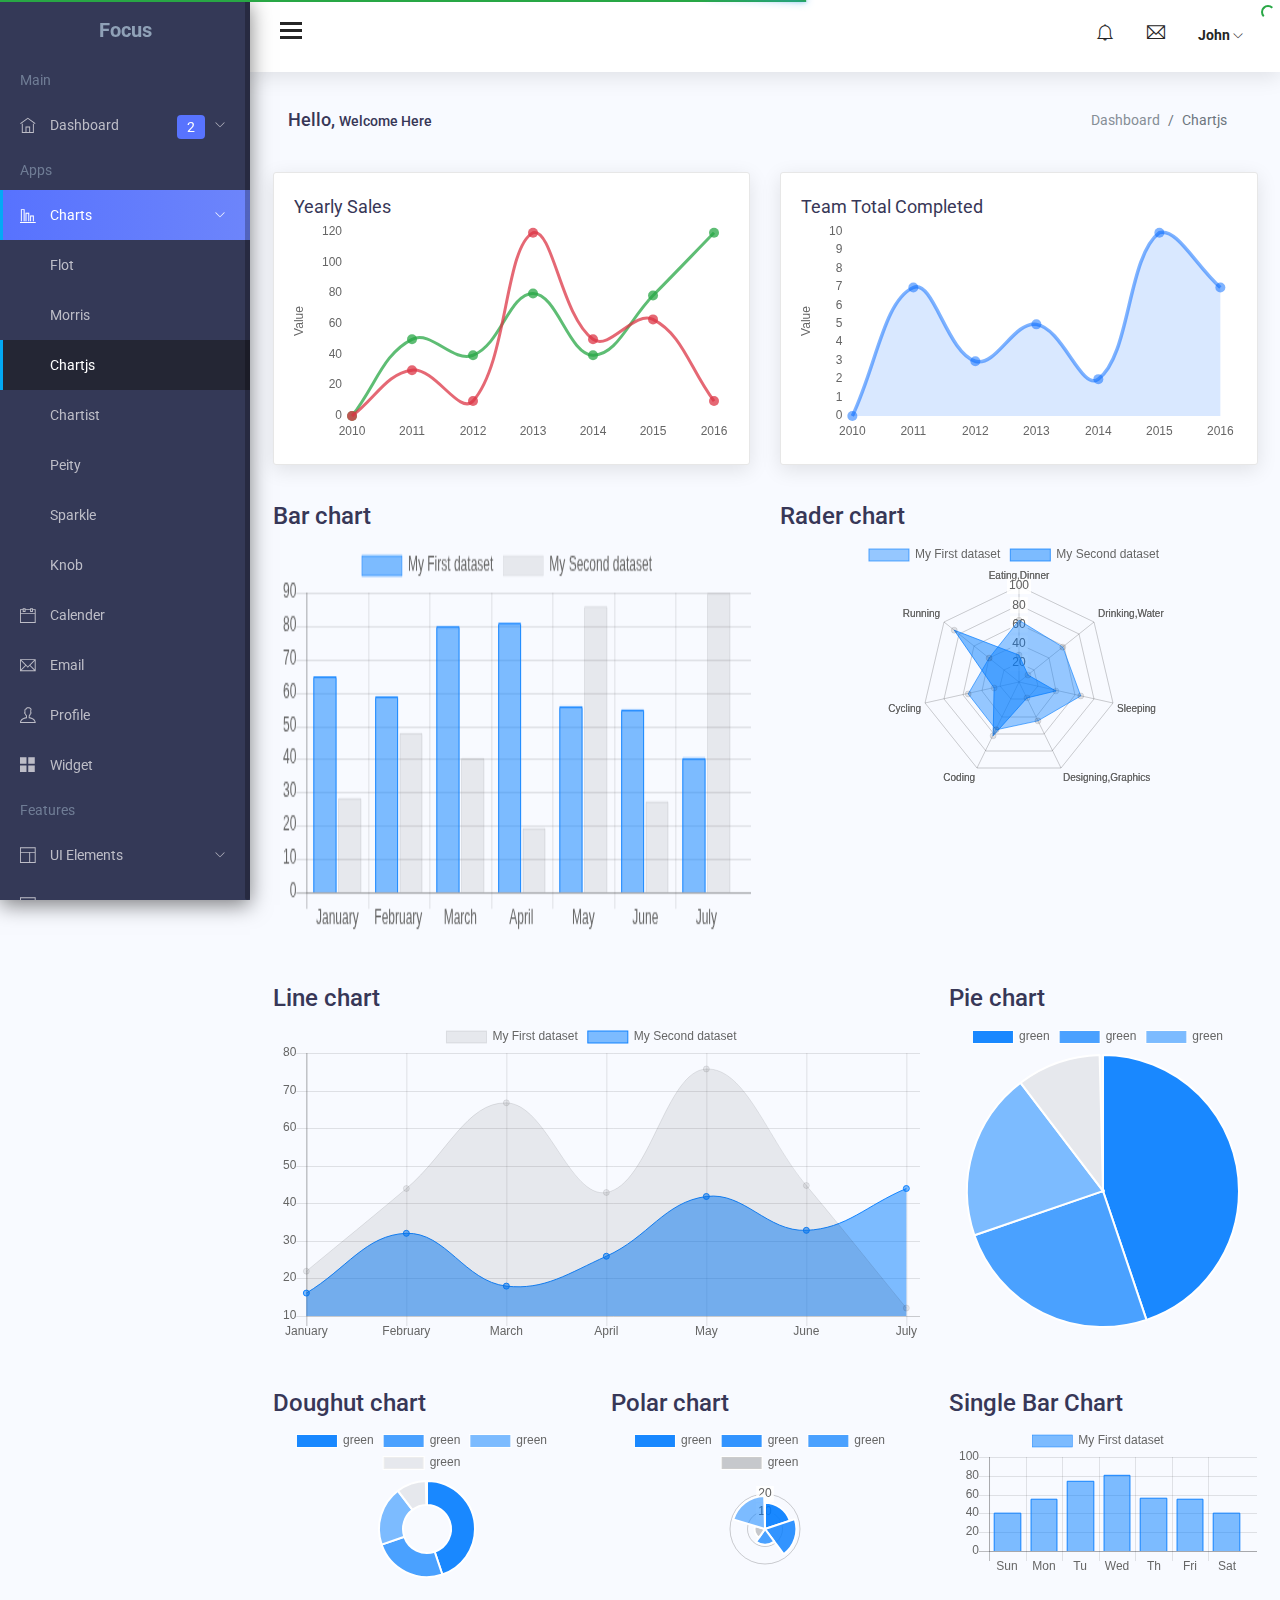
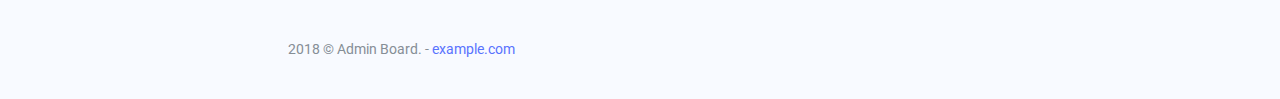
<file: html/chartjs.html>
<!DOCTYPE html>
<html lang="en">

  <head>
    <meta charset="utf-8">
    <meta http-equiv="X-UA-Compatible" content="IE=edge">
    <meta name="viewport" content="width=device-width, initial-scale=1">

    <title>Focus Admin: Chart</title>

    <!-- ================= Favicon ================== -->
    <!-- Standard -->
    <link rel="shortcut icon" href="http://placehold.it/64.png/000/fff">
    <!-- Retina iPad Touch Icon-->
    <link rel="apple-touch-icon" sizes="144x144" href="http://placehold.it/144.png/000/fff">
    <!-- Retina iPhone Touch Icon-->
    <link rel="apple-touch-icon" sizes="114x114" href="http://placehold.it/114.png/000/fff">
    <!-- Standard iPad Touch Icon-->
    <link rel="apple-touch-icon" sizes="72x72" href="http://placehold.it/72.png/000/fff">
    <!-- Standard iPhone Touch Icon-->
    <link rel="apple-touch-icon" sizes="57x57" href="http://placehold.it/57.png/000/fff">

    <!-- Styles -->
    <link href="css/lib/font-awesome.min.css" rel="stylesheet">
    <link href="css/lib/themify-icons.css" rel="stylesheet">
    <link href="css/lib/menubar/sidebar.css" rel="stylesheet">
    <link href="css/lib/bootstrap.min.css" rel="stylesheet">
    
    <link href="css/lib/helper.css" rel="stylesheet">
    <link href="css/style.css" rel="stylesheet">
  </head>

  <body>

    <div class="sidebar sidebar-hide-to-small sidebar-shrink sidebar-gestures">
      <div class="nano">
        <div class="nano-content">
          <div class="logo"><a href="index.html"><!-- <img src="images/logo.png" alt="" /> --><span>Focus</span></a></div>
          <ul>
            <li class="label">Main</li>
            <li><a class="sidebar-sub-toggle"><i class="ti-home"></i> Dashboard <span class="badge badge-primary">2</span> <span class="sidebar-collapse-icon ti-angle-down"></span></a>
              <ul>
                <li><a href="index.html">Dashboard 1</a></li>
                <li><a href="index.html">Dashboard 2</a></li>
                
                
                
              </ul>
            </li>

            <li class="label">Apps</li>
            <li><a class="sidebar-sub-toggle"><i class="ti-bar-chart-alt"></i>  Charts  <span class="sidebar-collapse-icon ti-angle-down"></span></a>
              <ul>
                <li><a href="chart-flot.html">Flot</a></li>
                <li><a href="chart-morris.html">Morris</a></li>
                <li><a href="chartjs.html">Chartjs</a></li>
                <li><a href="chartist.html">Chartist</a></li>
                <li><a href="chart-peity.html">Peity</a></li>
                <li><a href="chart-sparkline.html">Sparkle</a></li>
                <li><a href="chart-knob.html">Knob</a></li>
              </ul>
            </li>
            <li><a href="app-event-calender.html"><i class="ti-calendar"></i> Calender </a></li>
            <li><a href="app-email.html"><i class="ti-email"></i> Email</a></li>
            <li><a href="app-profile.html"><i class="ti-user"></i> Profile</a></li>
            <li><a href="app-widget-card.html"><i class="ti-layout-grid2-alt"></i> Widget</a></li>
            <li class="label">Features</li>
            <li><a class="sidebar-sub-toggle"><i class="ti-layout"></i> UI Elements <span class="sidebar-collapse-icon ti-angle-down"></span></a>
              <ul>
                <li><a href="ui-typography.html">Typography</a></li>
                <li><a href="ui-alerts.html">Alerts</a></li>

                <li><a href="ui-button.html">Button</a></li>
                <li><a href="ui-dropdown.html">Dropdown</a></li>

                <li><a href="ui-list-group.html">List Group</a></li>

                <li><a href="ui-progressbar.html">Progressbar</a></li>
                <li><a href="ui-tab.html">Tab</a></li>

              </ul>
            </li>
            <li><a class="sidebar-sub-toggle"><i class="ti-panel"></i> Components <span class="sidebar-collapse-icon ti-angle-down"></span></a>
              <ul>
                <li><a href="uc-calendar.html">Calendar</a></li>
                <li><a href="uc-carousel.html">Carousel</a></li>
                <li><a href="uc-weather.html">Weather</a></li>
                <li><a href="uc-datamap.html">Datamap</a></li>
                <li><a href="uc-todo-list.html">To do</a></li>
                <li><a href="uc-scrollable.html">Scrollable</a></li>
                <li><a href="uc-sweetalert.html">Sweet Alert</a></li>
                <li><a href="uc-toastr.html">Toastr</a></li>
                <li><a href="uc-range-slider-basic.html">Basic Range Slider</a></li>
                <li><a href="uc-range-slider-advance.html">Advance Range Slider</a></li>
                <li><a href="uc-nestable.html">Nestable</a></li>

                <li><a href="uc-rating-bar-rating.html">Bar Rating</a></li>
                <li><a href="uc-rating-jRate.html">jRate</a></li>
              </ul>
            </li>
            <li><a class="sidebar-sub-toggle"><i class="ti-layout-grid4-alt"></i> Table <span class="sidebar-collapse-icon ti-angle-down"></span></a>
              <ul>
                <li><a href="table-basic.html">Basic</a></li>

                <li><a href="table-export.html">Datatable Export</a></li>
                <li><a href="table-row-select.html">Datatable Row Select</a></li>
                <li><a href="table-jsgrid.html">Editable </a></li>
              </ul>
            </li>
            <li><a class="sidebar-sub-toggle"><i class="ti-heart"></i> Icons <span class="sidebar-collapse-icon ti-angle-down"></span></a>
              <ul>
                <li><a href="font-themify.html">Themify</a></li>
              </ul>
            </li>
            <li><a class="sidebar-sub-toggle"><i class="ti-map"></i> Maps <span class="sidebar-collapse-icon ti-angle-down"></span></a>
              <ul>
                <li><a href="gmaps.html">Basic</a></li>
                <li><a href="vector-map.html">Vector Map</a></li>
              </ul>
            </li>
            <li class="label">Form</li>
            <li><a href="form-basic.html"><i class="ti-view-list-alt"></i> Basic Form </a></li>
            <li class="label">Extra</li>
            <li><a class="sidebar-sub-toggle"><i class="ti-files"></i> Invoice <span class="sidebar-collapse-icon ti-angle-down"></span></a>
              <ul>
                <li><a href="invoice.html">Basic</a></li>
                <li><a href="invoice-editable.html">Editable</a></li>
              </ul>
            </li>
            <li><a class="sidebar-sub-toggle"><i class="ti-target"></i> Pages <span class="sidebar-collapse-icon ti-angle-down"></span></a>
              <ul>
                <li><a href="page-login.html">Login</a></li>
                <li><a href="page-register.html">Register</a></li>
                <li><a href="page-reset-password.html">Forgot password</a></li>
              </ul>
            </li>
            <li><a href="../documentation/index.html"><i class="ti-file"></i> Documentation</a></li>
            <li><a><i class="ti-close"></i> Logout</a></li>
          </ul>
        </div>
      </div>
    </div>
    <!-- /# sidebar -->


    <div class="header">
        <div class="container-fluid">
            <div class="row">
                <div class="col-lg-12">
                    <div class="float-left">
                        <div class="hamburger sidebar-toggle">
                            <span class="line"></span>
                            <span class="line"></span>
                            <span class="line"></span>
                        </div>
                    </div>
                    <div class="float-right">
                        <div class="dropdown dib">
                            <div class="header-icon" data-toggle="dropdown">
                                <i class="ti-bell"></i>
                                <div class="drop-down dropdown-menu dropdown-menu-right">
                                    <div class="dropdown-content-heading">
                                        <span class="text-left">Recent Notifications</span>
                                    </div>
                                    <div class="dropdown-content-body">
                                        <ul>
                                            <li>
                                                <a href="#">
                                                    <img class="pull-left m-r-10 avatar-img" src="images/avatar/3.jpg" alt="" />
                                                    <div class="notification-content">
                                                        <small class="notification-timestamp pull-right">02:34 PM</small>
                                                        <div class="notification-heading">Mr. John</div>
                                                        <div class="notification-text">5 members joined today </div>
                                                    </div>
                                                </a>
                                            </li>
                                            <li>
                                                <a href="#">
                                                    <img class="pull-left m-r-10 avatar-img" src="images/avatar/3.jpg" alt="" />
                                                    <div class="notification-content">
                                                        <small class="notification-timestamp pull-right">02:34 PM</small>
                                                        <div class="notification-heading">Mariam</div>
                                                        <div class="notification-text">likes a photo of you</div>
                                                    </div>
                                                </a>
                                            </li>
                                            <li>
                                                <a href="#">
                                                    <img class="pull-left m-r-10 avatar-img" src="images/avatar/3.jpg" alt="" />
                                                    <div class="notification-content">
                                                        <small class="notification-timestamp pull-right">02:34 PM</small>
                                                        <div class="notification-heading">Tasnim</div>
                                                        <div class="notification-text">Hi Teddy, Just wanted to let you ...</div>
                                                    </div>
                                                </a>
                                            </li>
                                            <li>
                                                <a href="#">
                                                    <img class="pull-left m-r-10 avatar-img" src="images/avatar/3.jpg" alt="" />
                                                    <div class="notification-content">
                                                        <small class="notification-timestamp pull-right">02:34 PM</small>
                                                        <div class="notification-heading">Mr. John</div>
                                                        <div class="notification-text">Hi Teddy, Just wanted to let you ...</div>
                                                    </div>
                                                </a>
                                            </li>
                                            <li class="text-center">
                                                <a href="#" class="more-link">See All</a>
                                            </li>
                                        </ul>
                                    </div>
                                </div>
                            </div>
                        </div>
                        <div class="dropdown dib">
                            <div class="header-icon" data-toggle="dropdown">
                                <i class="ti-email"></i>
                                <div class="drop-down dropdown-menu dropdown-menu-right">
                                    <div class="dropdown-content-heading">
                                        <span class="text-left">2 New Messages</span>
                                        <a href="email.html">
                                            <i class="ti-pencil-alt pull-right"></i>
                                        </a>
                                    </div>
                                    <div class="dropdown-content-body">
                                        <ul>
                                            <li class="notification-unread">
                                                <a href="#">
                                                    <img class="pull-left m-r-10 avatar-img" src="images/avatar/1.jpg" alt="" />
                                                    <div class="notification-content">
                                                        <small class="notification-timestamp pull-right">02:34 PM</small>
                                                        <div class="notification-heading">Michael Qin</div>
                                                        <div class="notification-text">Hi Teddy, Just wanted to let you ...</div>
                                                    </div>
                                                </a>
                                            </li>
                                            <li class="notification-unread">
                                                <a href="#">
                                                    <img class="pull-left m-r-10 avatar-img" src="images/avatar/2.jpg" alt="" />
                                                    <div class="notification-content">
                                                        <small class="notification-timestamp pull-right">02:34 PM</small>
                                                        <div class="notification-heading">Mr. John</div>
                                                        <div class="notification-text">Hi Teddy, Just wanted to let you ...</div>
                                                    </div>
                                                </a>
                                            </li>
                                            <li>
                                                <a href="#">
                                                    <img class="pull-left m-r-10 avatar-img" src="images/avatar/3.jpg" alt="" />
                                                    <div class="notification-content">
                                                        <small class="notification-timestamp pull-right">02:34 PM</small>
                                                        <div class="notification-heading">Michael Qin</div>
                                                        <div class="notification-text">Hi Teddy, Just wanted to let you ...</div>
                                                    </div>
                                                </a>
                                            </li>
                                            <li>
                                                <a href="#">
                                                    <img class="pull-left m-r-10 avatar-img" src="images/avatar/2.jpg" alt="" />
                                                    <div class="notification-content">
                                                        <small class="notification-timestamp pull-right">02:34 PM</small>
                                                        <div class="notification-heading">Mr. John</div>
                                                        <div class="notification-text">Hi Teddy, Just wanted to let you ...</div>
                                                    </div>
                                                </a>
                                            </li>
                                            <li class="text-center">
                                                <a href="#" class="more-link">See All</a>
                                            </li>
                                        </ul>
                                    </div>
                                </div>
                            </div>
                        </div>
                        <div class="dropdown dib">
                            <div class="header-icon" data-toggle="dropdown">
                                <span class="user-avatar">John
                                    <i class="ti-angle-down f-s-10"></i>
                                </span>
                                <div class="drop-down dropdown-profile dropdown-menu dropdown-menu-right">
                                    <div class="dropdown-content-heading">
                                        <span class="text-left">Upgrade Now</span>
                                        <p class="trial-day">30 Days Trail</p>
                                    </div>
                                    <div class="dropdown-content-body">
                                        <ul>
                                            <li>
                                                <a href="#">
                                                    <i class="ti-user"></i>
                                                    <span>Profile</span>
                                                </a>
                                            </li>

                                            <li>
                                                <a href="#">
                                                    <i class="ti-email"></i>
                                                    <span>Inbox</span>
                                                </a>
                                            </li>
                                            <li>
                                                <a href="#">
                                                    <i class="ti-settings"></i>
                                                    <span>Setting</span>
                                                </a>
                                            </li>

                                            <li>
                                                <a href="#">
                                                    <i class="ti-lock"></i>
                                                    <span>Lock Screen</span>
                                                </a>
                                            </li>
                                            <li>
                                                <a href="#">
                                                    <i class="ti-power-off"></i>
                                                    <span>Logout</span>
                                                </a>
                                            </li>
                                        </ul>
                                    </div>
                                </div>
                            </div>
                        </div>
                    </div>
                </div>
            </div>
        </div>
    </div>


    <div class="content-wrap">
      <div class="main">
        <div class="container-fluid">
          <div class="row">
            <div class="col-lg-8 p-r-0 title-margin-right">
              <div class="page-header">
                <div class="page-title">
                  <h1>Hello, <span>Welcome Here</span></h1>
                </div>
              </div>
            </div>
            <!-- /# column -->
            <div class="col-lg-4 p-l-0 title-margin-left">
              <div class="page-header">
                <div class="page-title">
                  <ol class="breadcrumb">
                    <li class="breadcrumb-item"><a href="#">Dashboard</a></li>
                    <li class="breadcrumb-item active">Chartjs</li>
                  </ol>
                </div>
              </div>
            </div>
            <!-- /# column -->
          </div>
          <!-- /# row -->
          <section id="main-content">
            <div class="row">
              <div class="col-lg-6">
                <div class="card">
                  <div class="card-title">
                    <h4>Yearly Sales </h4>

                  </div>
                  <div class="sales-chart">
                    <canvas id="sales-chart"></canvas>
                  </div>
                </div>
              </div>
              <!-- /# column -->
              <div class="col-lg-6">
                <div class="card">
                  <div class="card-title">
                    <h4>Team Total Completed </h4>

                  </div>
                  <div class="sales-chart">
                    <canvas id="team-chart"></canvas>
                  </div>
                </div>
                <!-- /# card -->
              </div>
              <!-- /# column -->
            </div>
            <!-- /# row -->
            <div class="row">
              <!-- Bar Chart -->
              <div class="col-sm-12 col-md-6">
                <div class="panel">
                  <div class="panel-heading">
                    <div class="panel-title">
                      <h4>Bar chart</h4>
                    </div>
                  </div>
                  <div class="panel-body">
                    <canvas id="barChart"></canvas>
                  </div>
                </div>
              </div>
              <!-- Radar Chart -->
              <div class="col-sm-12 col-md-6">
                <div class="panel">
                  <div class="panel-heading">
                    <div class="panel-title">
                      <h4>Rader chart</h4>
                    </div>
                  </div>
                  <div class="panel-body">
                    <canvas id="radarChart"></canvas>
                  </div>
                </div>
              </div>
            </div>
            <div class="row">
              <!-- Line Chart -->
              <div class="col-sm-12 col-md-8">
                <div class="panel panel-bd lobidrag">
                  <div class="panel-heading">
                    <div class="panel-title">
                      <h4>Line chart</h4>
                    </div>
                  </div>
                  <div class="panel-body">
                    <canvas id="lineChart"></canvas>
                  </div>
                </div>
              </div>
              <!-- Pie Chart -->
              <div class="col-sm-6 col-md-4">
                <div class="panel">
                  <div class="panel-heading">
                    <div class="panel-title">
                      <h4>Pie chart</h4>
                    </div>
                  </div>
                  <div class="panel-body">
                    <canvas id="pieChart"></canvas>
                  </div>
                </div>
              </div>
            </div>
            <div class="row">
              <!-- Doughnut Chart -->
              <div class="col-sm-6 col-md-4">
                <div class="panel">
                  <div class="panel-heading">
                    <div class="panel-title">
                      <h4>Doughut chart</h4>
                    </div>
                  </div>
                  <div class="panel-body">
                    <canvas id="doughutChart"></canvas>
                  </div>
                </div>
              </div>
              <!-- Polar Chart -->
              <div class="col-sm-6 col-md-4">
                <div class="panel">
                  <div class="panel-heading">
                    <div class="panel-title">
                      <h4>Polar chart</h4>
                    </div>
                  </div>
                  <div class="panel-body">
                    <canvas id="polarChart"></canvas>
                  </div>
                </div>
              </div>
              <!-- Single Bar Chart -->
              <div class="col-sm-6 col-md-4">
                <div class="panel">
                  <div class="panel-heading">
                    <div class="panel-title">
                      <h4>Single Bar Chart</h4>
                    </div>
                  </div>
                  <div class="panel-body">
                    <canvas id="singelBarChart"></canvas>
                  </div>
                </div>
              </div>
            </div>

            <div class="row">
              <div class="col-lg-12">
                <div class="footer">
                  <p>2018 © Admin Board. - <a href="#">example.com</a></p>
                </div>
              </div>
            </div>
          </section>
        </div>
      </div>
    </div>







    <div id="search">
      <button type="button" class="close">×</button>
      <form>
        <input type="search" value="" placeholder="type keyword(s) here" />
        <button type="submit" class="btn btn-primary">Search</button>
      </form>
    </div>
    <!-- jquery vendor -->
    <script src="js/lib/jquery.min.js"></script>
    <script src="js/lib/jquery.nanoscroller.min.js"></script>
    <!-- nano scroller -->
    <script src="js/lib/menubar/sidebar.js"></script>
    <script src="js/lib/preloader/pace.min.js"></script>
    <!-- sidebar -->
    <script src="js/lib/bootstrap.min.js">
      

    </script>
    <!-- bootstrap -->


    <!--  Chart js -->
    <!--  Chart js -->
    <script src="js/lib/chart-js/Chart.bundle.js"></script>
    <script src="js/lib/chart-js/chartjs-init.js"></script>
    <!-- // Chart js -->
    <!-- // Chart js -->
    <script src="js/lib/bootstrap.min.js"></script><script src="js/scripts.js"></script>
    <!-- scripit init-->





  </body>

</html>
</file>
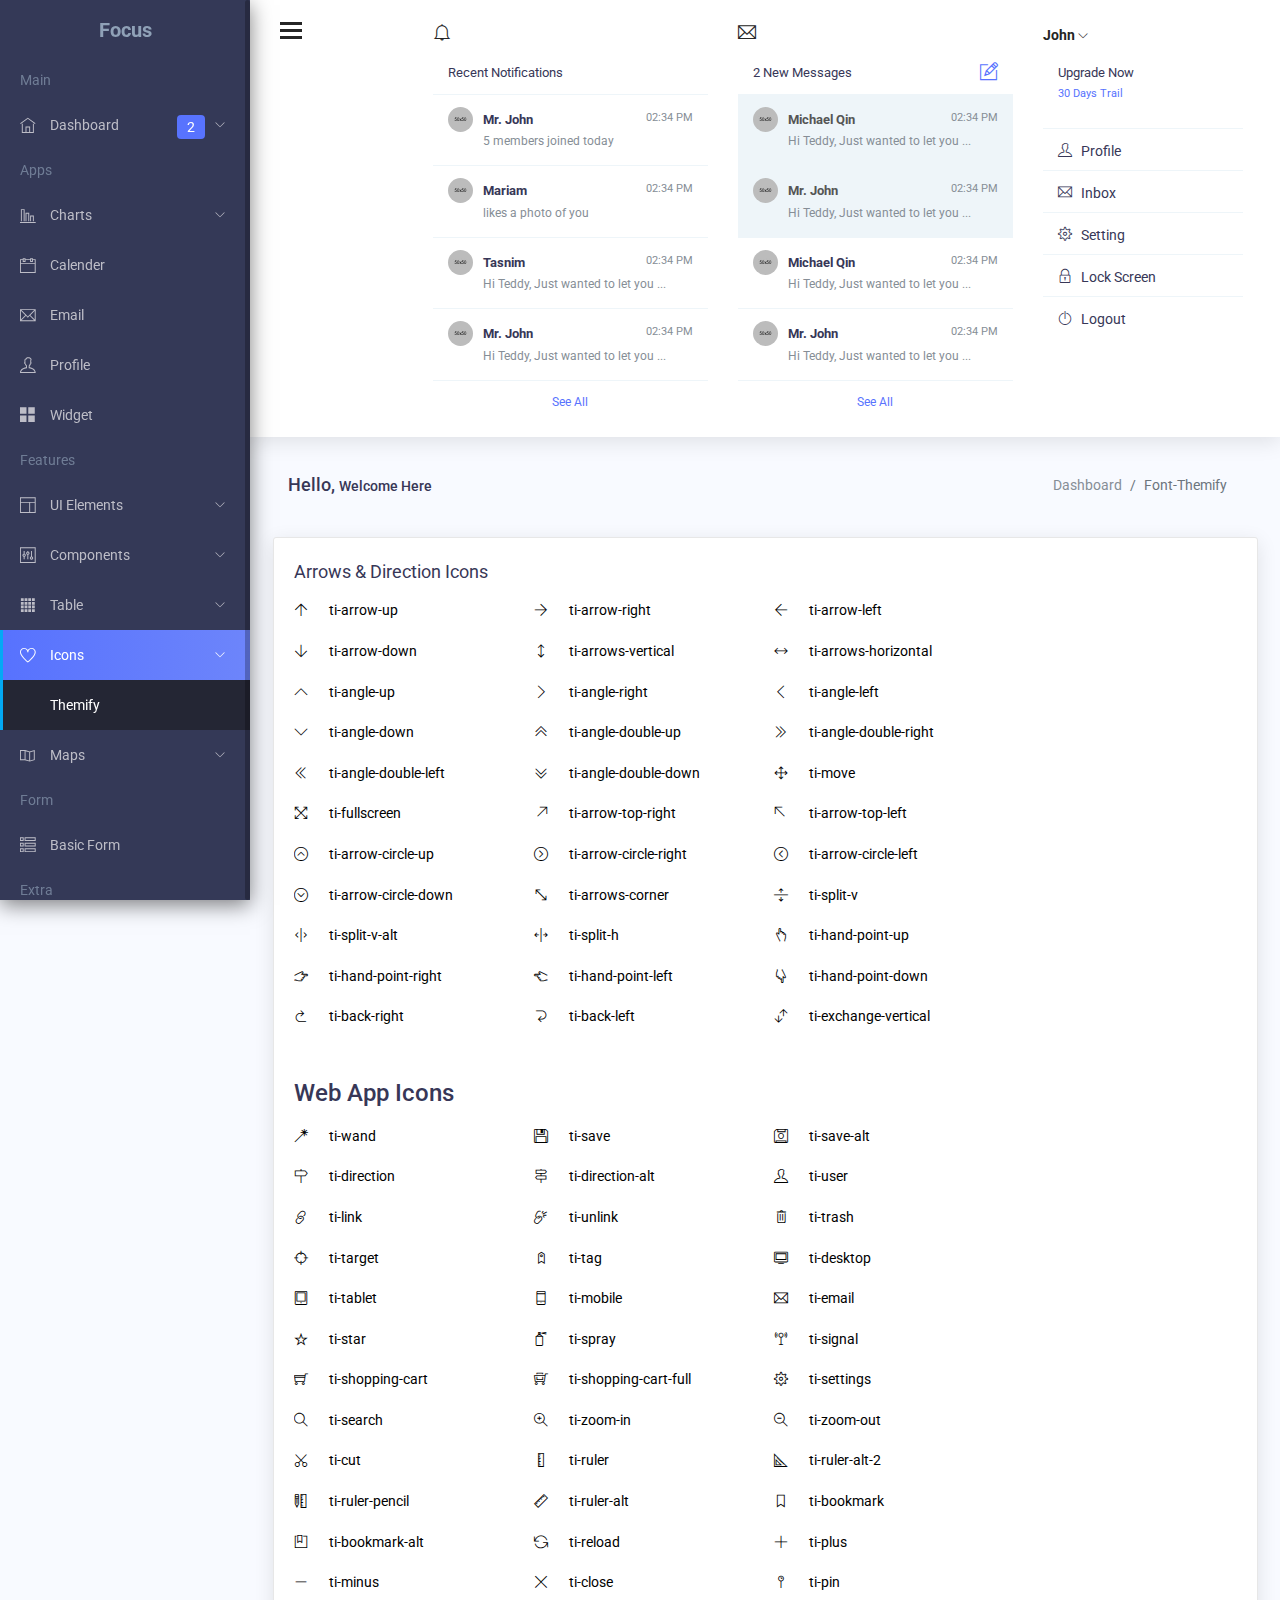
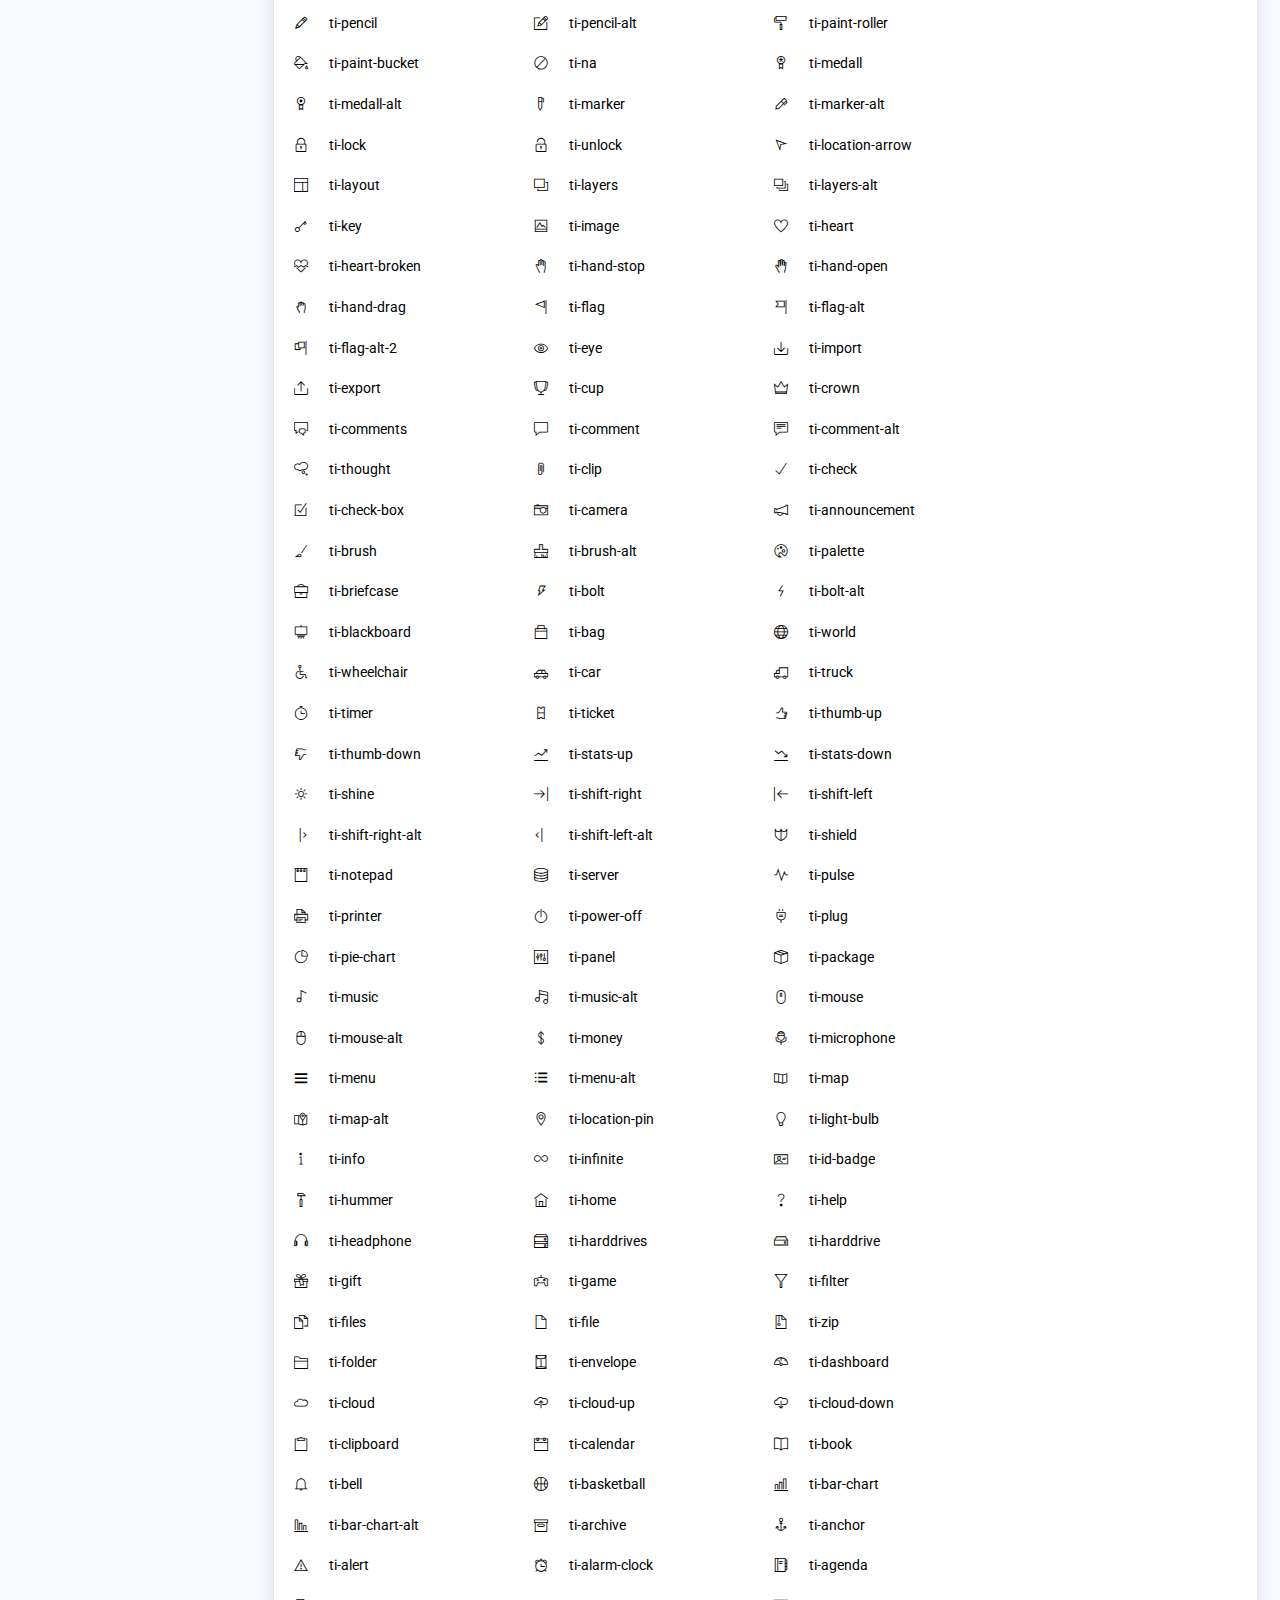
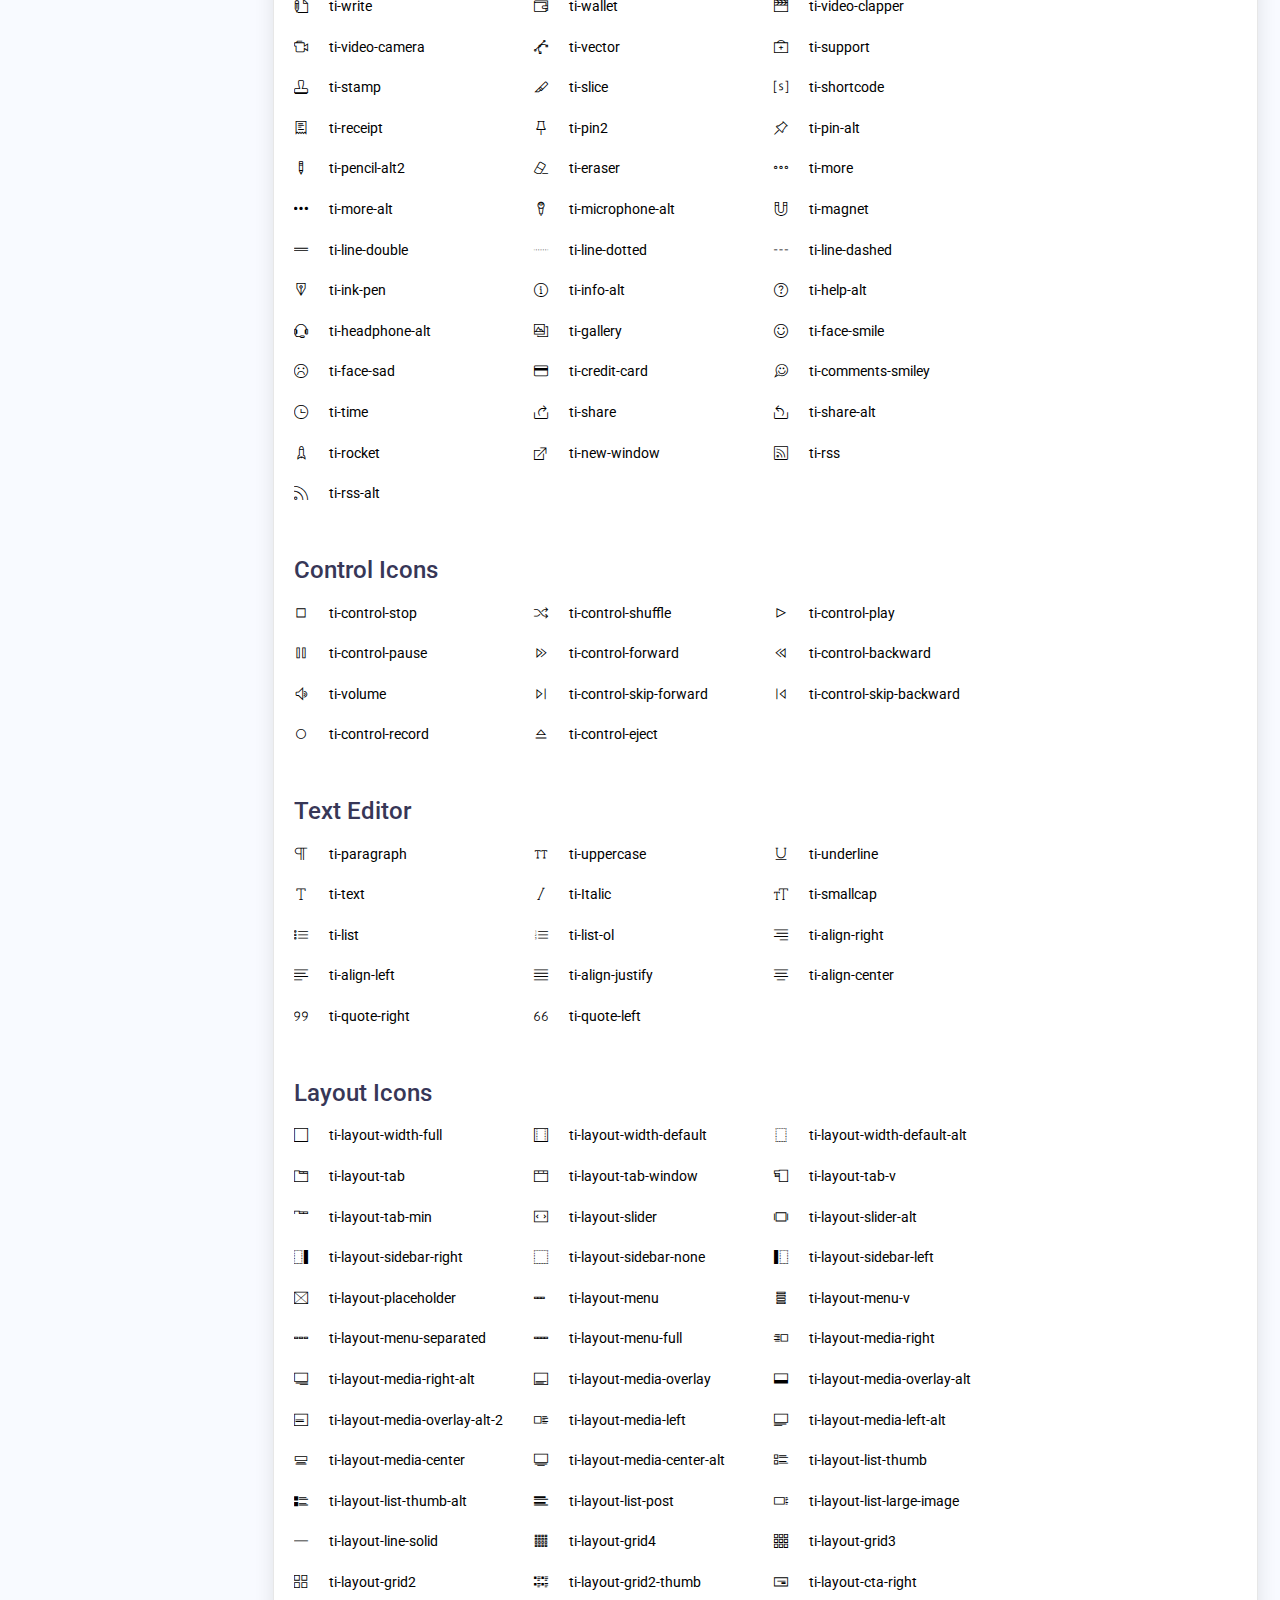
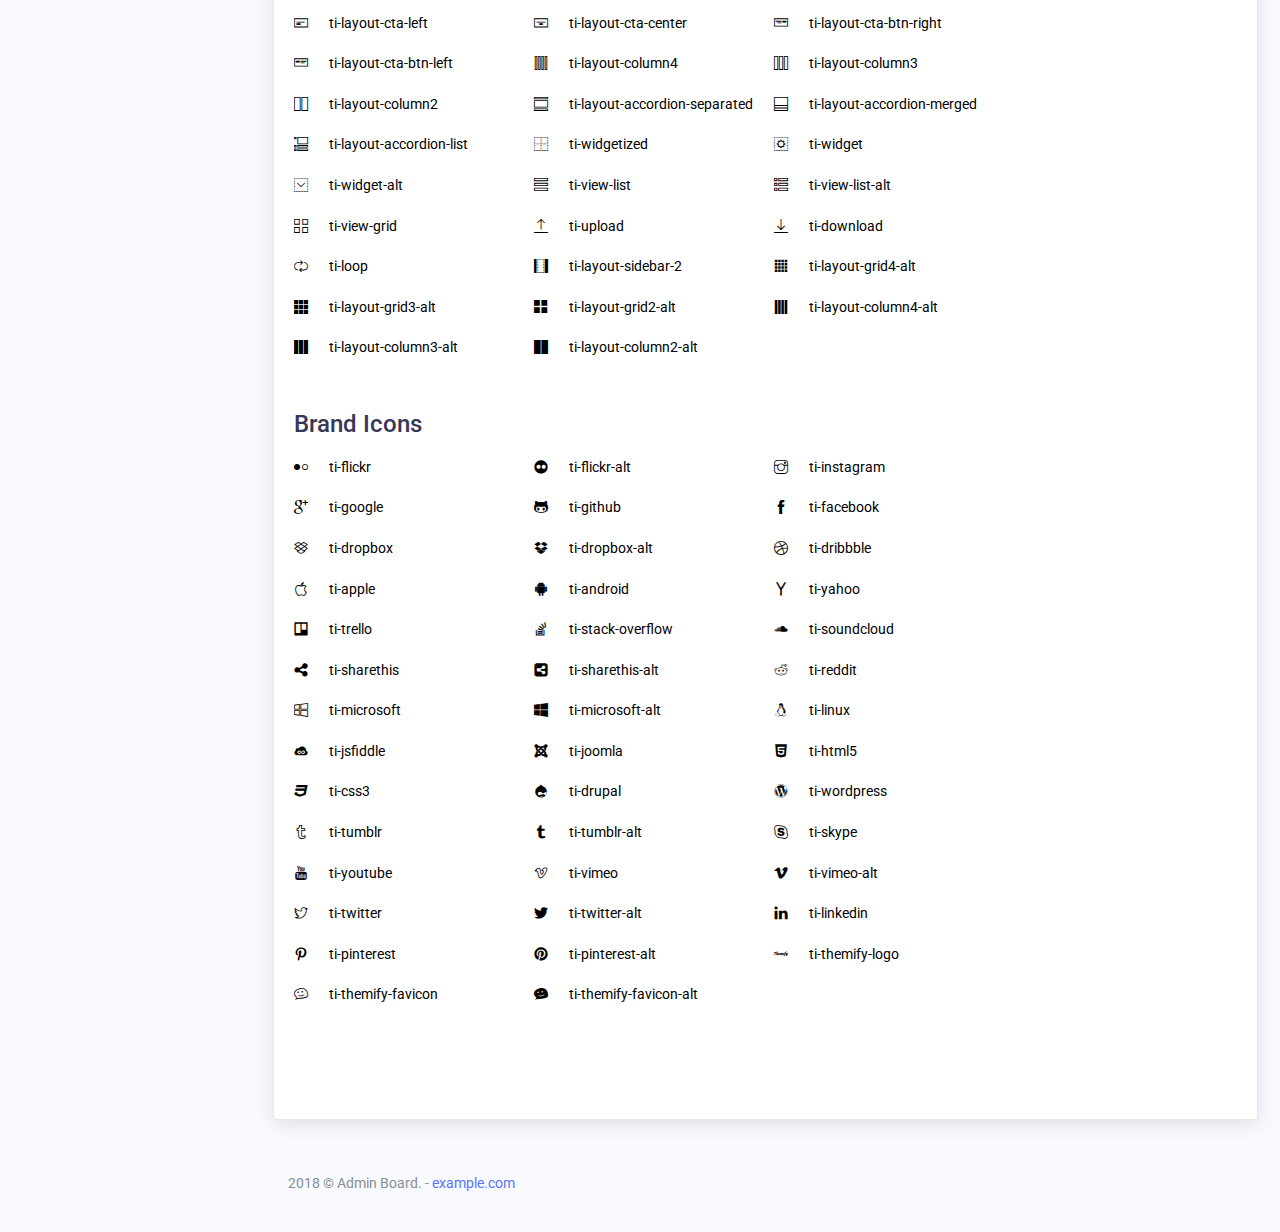
<file: html/font-themify.html>
<!DOCTYPE html>
<html lang="en">

  <head>
    <meta charset="utf-8">
    <meta http-equiv="X-UA-Compatible" content="IE=edge">
    <meta name="viewport" content="width=device-width, initial-scale=1">

    <title>Focus Admin: Themify Icon</title>

    <!-- ================= Favicon ================== -->
    <!-- Standard -->
    <link rel="shortcut icon" href="http://placehold.it/64.png/000/fff">
    <!-- Retina iPad Touch Icon-->
    <link rel="apple-touch-icon" sizes="144x144" href="http://placehold.it/144.png/000/fff">
    <!-- Retina iPhone Touch Icon-->
    <link rel="apple-touch-icon" sizes="114x114" href="http://placehold.it/114.png/000/fff">
    <!-- Standard iPad Touch Icon-->
    <link rel="apple-touch-icon" sizes="72x72" href="http://placehold.it/72.png/000/fff">
    <!-- Standard iPhone Touch Icon-->
    <link rel="apple-touch-icon" sizes="57x57" href="http://placehold.it/57.png/000/fff">

    <!-- Styles -->
    <link href="css/lib/font-awesome.min.css" rel="stylesheet">
    <link href="css/lib/themify-icons.css" rel="stylesheet">
    <link href="css/lib/menubar/sidebar.css" rel="stylesheet">
    <link href="css/lib/bootstrap.min.css" rel="stylesheet">
    
    <link href="css/lib/helper.css" rel="stylesheet">
    <link href="css/style.css" rel="stylesheet">
  </head>

  <body>


    <div class="sidebar sidebar-hide-to-small sidebar-shrink sidebar-gestures">
      <div class="nano">
        <div class="nano-content">
          <div class="logo"><a href="index.html"><!-- <img src="images/logo.png" alt="" /> --><span>Focus</span></a></div>
          <ul>
            <li class="label">Main</li>
            <li><a class="sidebar-sub-toggle"><i class="ti-home"></i> Dashboard <span class="badge badge-primary">2</span> <span class="sidebar-collapse-icon ti-angle-down"></span></a>
              <ul>
                <li><a href="index.html">Dashboard 1</a></li>
                <li><a href="index.html">Dashboard 2</a></li>
                
                
                
              </ul>
            </li>

            <li class="label">Apps</li>
            <li><a class="sidebar-sub-toggle"><i class="ti-bar-chart-alt"></i>  Charts  <span class="sidebar-collapse-icon ti-angle-down"></span></a>
              <ul>
                <li><a href="chart-flot.html">Flot</a></li>
                <li><a href="chart-morris.html">Morris</a></li>
                <li><a href="chartjs.html">Chartjs</a></li>
                <li><a href="chartist.html">Chartist</a></li>
                <li><a href="chart-peity.html">Peity</a></li>
                <li><a href="chart-sparkline.html">Sparkle</a></li>
                <li><a href="chart-knob.html">Knob</a></li>
              </ul>
            </li>
            <li><a href="app-event-calender.html"><i class="ti-calendar"></i> Calender </a></li>
            <li><a href="app-email.html"><i class="ti-email"></i> Email</a></li>
            <li><a href="app-profile.html"><i class="ti-user"></i> Profile</a></li>
            <li><a href="app-widget-card.html"><i class="ti-layout-grid2-alt"></i> Widget</a></li>
            <li class="label">Features</li>
            <li><a class="sidebar-sub-toggle"><i class="ti-layout"></i> UI Elements <span class="sidebar-collapse-icon ti-angle-down"></span></a>
              <ul>
                <li><a href="ui-typography.html">Typography</a></li>
                <li><a href="ui-alerts.html">Alerts</a></li>

                <li><a href="ui-button.html">Button</a></li>
                <li><a href="ui-dropdown.html">Dropdown</a></li>

                <li><a href="ui-list-group.html">List Group</a></li>

                <li><a href="ui-progressbar.html">Progressbar</a></li>
                <li><a href="ui-tab.html">Tab</a></li>

              </ul>
            </li>
            <li><a class="sidebar-sub-toggle"><i class="ti-panel"></i> Components <span class="sidebar-collapse-icon ti-angle-down"></span></a>
              <ul>
                <li><a href="uc-calendar.html">Calendar</a></li>
                <li><a href="uc-carousel.html">Carousel</a></li>
                <li><a href="uc-weather.html">Weather</a></li>
                <li><a href="uc-datamap.html">Datamap</a></li>
                <li><a href="uc-todo-list.html">To do</a></li>
                <li><a href="uc-scrollable.html">Scrollable</a></li>
                <li><a href="uc-sweetalert.html">Sweet Alert</a></li>
                <li><a href="uc-toastr.html">Toastr</a></li>
                <li><a href="uc-range-slider-basic.html">Basic Range Slider</a></li>
                <li><a href="uc-range-slider-advance.html">Advance Range Slider</a></li>
                <li><a href="uc-nestable.html">Nestable</a></li>

                <li><a href="uc-rating-bar-rating.html">Bar Rating</a></li>
                <li><a href="uc-rating-jRate.html">jRate</a></li>
              </ul>
            </li>
            <li><a class="sidebar-sub-toggle"><i class="ti-layout-grid4-alt"></i> Table <span class="sidebar-collapse-icon ti-angle-down"></span></a>
              <ul>
                <li><a href="table-basic.html">Basic</a></li>

                <li><a href="table-export.html">Datatable Export</a></li>
                <li><a href="table-row-select.html">Datatable Row Select</a></li>
                <li><a href="table-jsgrid.html">Editable </a></li>
              </ul>
            </li>
            <li><a class="sidebar-sub-toggle"><i class="ti-heart"></i> Icons <span class="sidebar-collapse-icon ti-angle-down"></span></a>
              <ul>
                <li><a href="font-themify.html">Themify</a></li>
              </ul>
            </li>
            <li><a class="sidebar-sub-toggle"><i class="ti-map"></i> Maps <span class="sidebar-collapse-icon ti-angle-down"></span></a>
              <ul>
                <li><a href="gmaps.html">Basic</a></li>
                <li><a href="vector-map.html">Vector Map</a></li>
              </ul>
            </li>
            <li class="label">Form</li>
            <li><a href="form-basic.html"><i class="ti-view-list-alt"></i> Basic Form </a></li>
            <li class="label">Extra</li>
            <li><a class="sidebar-sub-toggle"><i class="ti-files"></i> Invoice <span class="sidebar-collapse-icon ti-angle-down"></span></a>
              <ul>
                <li><a href="invoice.html">Basic</a></li>
                <li><a href="invoice-editable.html">Editable</a></li>
              </ul>
            </li>
            <li><a class="sidebar-sub-toggle"><i class="ti-target"></i> Pages <span class="sidebar-collapse-icon ti-angle-down"></span></a>
              <ul>
                <li><a href="page-login.html">Login</a></li>
                <li><a href="page-register.html">Register</a></li>
                <li><a href="page-reset-password.html">Forgot password</a></li>
              </ul>
            </li>
            <li><a href="../documentation/index.html"><i class="ti-file"></i> Documentation</a></li>
            <li><a><i class="ti-close"></i> Logout</a></li>
          </ul>
        </div>
      </div>
    </div>
    <!-- /# sidebar -->


    <div class="header">
      <div class="container-fluid">
        <div class="row">
          <div class="col-lg-12">
            <div class="float-left">
              <div class="hamburger sidebar-toggle">
                <span class="line"></span>
                <span class="line"></span>
                <span class="line"></span>
              </div>
            </div>
            <div class="float-right">
              <ul>

                <li class="header-icon dib"><i class="ti-bell"></i>
                  <div class="drop-down">
                    <div class="dropdown-content-heading">
                      <span class="text-left">Recent Notifications</span>
                    </div>
                    <div class="dropdown-content-body">
                      <ul>
                        <li>
                          <a href="#">
                                                <img class="pull-left m-r-10 avatar-img" src="images/avatar/3.jpg" alt="" />
                                                <div class="notification-content">
                                                    <small class="notification-timestamp pull-right">02:34 PM</small>
                                                    <div class="notification-heading">Mr. John</div>
                                                    <div class="notification-text">5 members joined today </div>
                                                </div>
                                            </a>
                        </li>
                        <li>
                          <a href="#">
                                                <img class="pull-left m-r-10 avatar-img" src="images/avatar/3.jpg" alt="" />
                                                <div class="notification-content">
                                                    <small class="notification-timestamp pull-right">02:34 PM</small>
                                                    <div class="notification-heading">Mariam</div>
                                                    <div class="notification-text">likes a photo of you</div>
                                                </div>
                                            </a>
                        </li>
                        <li>
                          <a href="#">
                                                <img class="pull-left m-r-10 avatar-img" src="images/avatar/3.jpg" alt="" />
                                                <div class="notification-content">
                                                    <small class="notification-timestamp pull-right">02:34 PM</small>
                                                    <div class="notification-heading">Tasnim</div>
                                                    <div class="notification-text">Hi Teddy, Just wanted to let you ...</div>
                                                </div>
                                            </a>
                        </li>
                        <li>
                          <a href="#">
                                                <img class="pull-left m-r-10 avatar-img" src="images/avatar/3.jpg" alt="" />
                                                <div class="notification-content">
                                                    <small class="notification-timestamp pull-right">02:34 PM</small>
                                                    <div class="notification-heading">Mr. John</div>
                                                    <div class="notification-text">Hi Teddy, Just wanted to let you ...</div>
                                                </div>
                                            </a>
                        </li>
                        <li class="text-center">
                          <a href="#" class="more-link">See All</a>
                        </li>
                      </ul>
                    </div>
                  </div>
                </li>
                <li class="header-icon dib"><i class="ti-email"></i>
                  <div class="drop-down">
                    <div class="dropdown-content-heading">
                      <span class="text-left">2 New Messages</span>
                      <a href="email.html"><i class="ti-pencil-alt pull-right"></i></a>
                    </div>
                    <div class="dropdown-content-body">
                      <ul>
                        <li class="notification-unread">
                          <a href="#">
                                                <img class="pull-left m-r-10 avatar-img" src="images/avatar/1.jpg" alt="" />
                                                <div class="notification-content">
                                                    <small class="notification-timestamp pull-right">02:34 PM</small>
                                                    <div class="notification-heading">Michael Qin</div>
                                                    <div class="notification-text">Hi Teddy, Just wanted to let you ...</div>
                                                </div>
                                            </a>
                        </li>
                        <li class="notification-unread">
                          <a href="#">
                                                <img class="pull-left m-r-10 avatar-img" src="images/avatar/2.jpg" alt="" />
                                                <div class="notification-content">
                                                    <small class="notification-timestamp pull-right">02:34 PM</small>
                                                    <div class="notification-heading">Mr. John</div>
                                                    <div class="notification-text">Hi Teddy, Just wanted to let you ...</div>
                                                </div>
                                            </a>
                        </li>
                        <li>
                          <a href="#">
                                                <img class="pull-left m-r-10 avatar-img" src="images/avatar/3.jpg" alt="" />
                                                <div class="notification-content">
                                                    <small class="notification-timestamp pull-right">02:34 PM</small>
                                                    <div class="notification-heading">Michael Qin</div>
                                                    <div class="notification-text">Hi Teddy, Just wanted to let you ...</div>
                                                </div>
                                            </a>
                        </li>
                        <li>
                          <a href="#">
                                                <img class="pull-left m-r-10 avatar-img" src="images/avatar/2.jpg" alt="" />
                                                <div class="notification-content">
                                                    <small class="notification-timestamp pull-right">02:34 PM</small>
                                                    <div class="notification-heading">Mr. John</div>
                                                    <div class="notification-text">Hi Teddy, Just wanted to let you ...</div>
                                                </div>
                                            </a>
                        </li>
                        <li class="text-center">
                          <a href="#" class="more-link">See All</a>
                        </li>
                      </ul>
                    </div>
                  </div>
                </li>
                <li class="header-icon dib"><span class="user-avatar">John <i class="ti-angle-down f-s-10"></i></span>
                  <div class="drop-down dropdown-profile">
                    <div class="dropdown-content-heading">
                      <span class="text-left">Upgrade Now</span>
                      <p class="trial-day">30 Days Trail</p>
                    </div>
                    <div class="dropdown-content-body">
                      <ul>
                        <li><a href="#"><i class="ti-user"></i> <span>Profile</span></a></li>

                        <li><a href="#"><i class="ti-email"></i> <span>Inbox</span></a></li>
                        <li><a href="#"><i class="ti-settings"></i> <span>Setting</span></a></li>

                        <li><a href="#"><i class="ti-lock"></i> <span>Lock Screen</span></a></li>
                        <li><a href="#"><i class="ti-power-off"></i> <span>Logout</span></a></li>
                      </ul>
                    </div>
                  </div>
                </li>
              </ul>
            </div>
          </div>
        </div>
      </div>
    </div>




    <div class="content-wrap">
      <div class="main">
        <div class="container-fluid">
          <div class="row">
            <div class="col-lg-8 p-r-0 title-margin-right">
              <div class="page-header">
                <div class="page-title">
                  <h1>Hello, <span>Welcome Here</span></h1>
                </div>
              </div>
            </div>
            <!-- /# column -->
            <div class="col-lg-4 p-l-0 title-margin-left">
              <div class="page-header">
                <div class="page-title">
                  <ol class="breadcrumb">
                    <li class="breadcrumb-item"><a href="#">Dashboard</a></li>
                    <li class="breadcrumb-item active">Font-Themify</li>
                  </ol>
                </div>
              </div>
            </div>
            <!-- /# column -->
          </div>
          <!-- /# row -->
          <section id="main-content">
            <div class="row">
              <div class="col-lg-12">
                <div class="card">
                  <div class="card-title">
                    <h4>Arrows &amp; Direction Icons </h4>
                  </div>
                  <div class="card-body">
                    <div class="icon-section">

                      <div class="icon-section">

                        <div class="icon-container">
                          <span class="ti-arrow-up"></span><span class="icon-name"> ti-arrow-up</span>
                        </div>
                        <div class="icon-container">
                          <span class="ti-arrow-right"></span><span class="icon-name"> ti-arrow-right</span>
                        </div>
                        <div class="icon-container">
                          <span class="ti-arrow-left"></span><span class="icon-name"> ti-arrow-left</span>
                        </div>
                        <div class="icon-container">
                          <span class="ti-arrow-down"></span><span class="icon-name"> ti-arrow-down</span>
                        </div>
                        <div class="icon-container">
                          <span class="ti-arrows-vertical"></span><span class="icon-name"> ti-arrows-vertical</span>
                        </div>
                        <div class="icon-container">
                          <span class="ti-arrows-horizontal"></span><span class="icon-name"> ti-arrows-horizontal</span>
                        </div>
                        <div class="icon-container">
                          <span class="ti-angle-up"></span><span class="icon-name"> ti-angle-up</span>
                        </div>
                        <div class="icon-container">
                          <span class="ti-angle-right"></span><span class="icon-name"> ti-angle-right</span>
                        </div>
                        <div class="icon-container">
                          <span class="ti-angle-left"></span><span class="icon-name"> ti-angle-left</span>
                        </div>
                        <div class="icon-container">
                          <span class="ti-angle-down"></span><span class="icon-name"> ti-angle-down</span>
                        </div>
                        <div class="icon-container">
                          <span class="ti-angle-double-up"></span><span class="icon-name"> ti-angle-double-up</span>
                        </div>
                        <div class="icon-container">
                          <span class="ti-angle-double-right"></span><span class="icon-name"> ti-angle-double-right</span>
                        </div>
                        <div class="icon-container">
                          <span class="ti-angle-double-left"></span><span class="icon-name"> ti-angle-double-left</span>
                        </div>
                        <div class="icon-container">
                          <span class="ti-angle-double-down"></span><span class="icon-name"> ti-angle-double-down</span>
                        </div>
                        <div class="icon-container">
                          <span class="ti-move"></span><span class="icon-name"> ti-move</span>
                        </div>
                        <div class="icon-container">
                          <span class="ti-fullscreen"></span><span class="icon-name"> ti-fullscreen</span>
                        </div>
                        <div class="icon-container">
                          <span class="ti-arrow-top-right"></span><span class="icon-name"> ti-arrow-top-right</span>
                        </div>
                        <div class="icon-container">
                          <span class="ti-arrow-top-left"></span><span class="icon-name"> ti-arrow-top-left</span>
                        </div>
                        <div class="icon-container">
                          <span class="ti-arrow-circle-up"></span><span class="icon-name"> ti-arrow-circle-up</span>
                        </div>
                        <div class="icon-container">
                          <span class="ti-arrow-circle-right"></span><span class="icon-name"> ti-arrow-circle-right</span>
                        </div>
                        <div class="icon-container">
                          <span class="ti-arrow-circle-left"></span><span class="icon-name"> ti-arrow-circle-left</span>
                        </div>
                        <div class="icon-container">
                          <span class="ti-arrow-circle-down"></span><span class="icon-name"> ti-arrow-circle-down</span>
                        </div>
                        <div class="icon-container">
                          <span class="ti-arrows-corner"></span><span class="icon-name"> ti-arrows-corner</span>
                        </div>
                        <div class="icon-container">
                          <span class="ti-split-v"></span><span class="icon-name"> ti-split-v</span>
                        </div>

                        <div class="icon-container">
                          <span class="ti-split-v-alt"></span><span class="icon-name"> ti-split-v-alt</span>
                        </div>
                        <div class="icon-container">
                          <span class="ti-split-h"></span><span class="icon-name"> ti-split-h</span>
                        </div>
                        <div class="icon-container">
                          <span class="ti-hand-point-up"></span><span class="icon-name"> ti-hand-point-up</span>
                        </div>
                        <div class="icon-container">
                          <span class="ti-hand-point-right"></span><span class="icon-name"> ti-hand-point-right</span>
                        </div>
                        <div class="icon-container">
                          <span class="ti-hand-point-left"></span><span class="icon-name"> ti-hand-point-left</span>
                        </div>
                        <div class="icon-container">
                          <span class="ti-hand-point-down"></span><span class="icon-name"> ti-hand-point-down</span>
                        </div>
                        <div class="icon-container">
                          <span class="ti-back-right"></span><span class="icon-name"> ti-back-right</span>
                        </div>
                        <div class="icon-container">
                          <span class="ti-back-left"></span><span class="icon-name"> ti-back-left</span>
                        </div>
                        <div class="icon-container">
                          <span class="ti-exchange-vertical"></span><span class="icon-name"> ti-exchange-vertical</span>
                        </div>

                      </div>
                      <!-- Arrows Icons -->



                      <h4>Web App Icons</h4>

                      <div class="icon-section">

                        <div class="icon-container">
                          <span class="ti-wand"></span><span class="icon-name"> ti-wand</span>
                        </div>
                        <div class="icon-container">
                          <span class="ti-save"></span><span class="icon-name"> ti-save</span>
                        </div>
                        <div class="icon-container">
                          <span class="ti-save-alt"></span><span class="icon-name"> ti-save-alt</span>
                        </div>

                        <div class="icon-container">
                          <span class="ti-direction"></span><span class="icon-name"> ti-direction</span>
                        </div>
                        <div class="icon-container">
                          <span class="ti-direction-alt"></span><span class="icon-name"> ti-direction-alt</span>
                        </div>
                        <div class="icon-container">
                          <span class="ti-user"></span><span class="icon-name"> ti-user</span>
                        </div>
                        <div class="icon-container">
                          <span class="ti-link"></span><span class="icon-name"> ti-link</span>
                        </div>
                        <div class="icon-container">
                          <span class="ti-unlink"></span><span class="icon-name"> ti-unlink</span>
                        </div>
                        <div class="icon-container">
                          <span class="ti-trash"></span><span class="icon-name"> ti-trash</span>
                        </div>
                        <div class="icon-container">
                          <span class="ti-target"></span><span class="icon-name"> ti-target</span>
                        </div>
                        <div class="icon-container">
                          <span class="ti-tag"></span><span class="icon-name"> ti-tag</span>
                        </div>
                        <div class="icon-container">
                          <span class="ti-desktop"></span><span class="icon-name"> ti-desktop</span>
                        </div>
                        <div class="icon-container">
                          <span class="ti-tablet"></span><span class="icon-name"> ti-tablet</span>
                        </div>
                        <div class="icon-container">
                          <span class="ti-mobile"></span><span class="icon-name"> ti-mobile</span>
                        </div>
                        <div class="icon-container">
                          <span class="ti-email"></span><span class="icon-name"> ti-email</span>
                        </div>
                        <div class="icon-container">
                          <span class="ti-star"></span><span class="icon-name"> ti-star</span>
                        </div>
                        <div class="icon-container">
                          <span class="ti-spray"></span><span class="icon-name"> ti-spray</span>
                        </div>
                        <div class="icon-container">
                          <span class="ti-signal"></span><span class="icon-name"> ti-signal</span>
                        </div>
                        <div class="icon-container">
                          <span class="ti-shopping-cart"></span><span class="icon-name"> ti-shopping-cart</span>
                        </div>
                        <div class="icon-container">
                          <span class="ti-shopping-cart-full"></span><span class="icon-name"> ti-shopping-cart-full</span>
                        </div>
                        <div class="icon-container">
                          <span class="ti-settings"></span><span class="icon-name"> ti-settings</span>
                        </div>
                        <div class="icon-container">
                          <span class="ti-search"></span><span class="icon-name"> ti-search</span>
                        </div>
                        <div class="icon-container">
                          <span class="ti-zoom-in"></span><span class="icon-name"> ti-zoom-in</span>
                        </div>
                        <div class="icon-container">
                          <span class="ti-zoom-out"></span><span class="icon-name"> ti-zoom-out</span>
                        </div>
                        <div class="icon-container">
                          <span class="ti-cut"></span><span class="icon-name"> ti-cut</span>
                        </div>
                        <div class="icon-container">
                          <span class="ti-ruler"></span><span class="icon-name"> ti-ruler</span>
                        </div>
                        <div class="icon-container">
                          <span class="ti-ruler-alt-2"></span><span class="icon-name"> ti-ruler-alt-2</span>
                        </div>
                        <div class="icon-container">
                          <span class="ti-ruler-pencil"></span><span class="icon-name"> ti-ruler-pencil</span>
                        </div>
                        <div class="icon-container">
                          <span class="ti-ruler-alt"></span><span class="icon-name"> ti-ruler-alt</span>
                        </div>
                        <div class="icon-container">
                          <span class="ti-bookmark"></span><span class="icon-name"> ti-bookmark</span>
                        </div>
                        <div class="icon-container">
                          <span class="ti-bookmark-alt"></span><span class="icon-name"> ti-bookmark-alt</span>
                        </div>
                        <div class="icon-container">
                          <span class="ti-reload"></span><span class="icon-name"> ti-reload</span>
                        </div>
                        <div class="icon-container">
                          <span class="ti-plus"></span><span class="icon-name"> ti-plus</span>
                        </div>
                        <div class="icon-container">
                          <span class="ti-minus"></span><span class="icon-name"> ti-minus</span>
                        </div>
                        <div class="icon-container">
                          <span class="ti-close"></span><span class="icon-name"> ti-close</span>
                        </div>
                        <div class="icon-container">
                          <span class="ti-pin"></span><span class="icon-name"> ti-pin</span>
                        </div>
                        <div class="icon-container">
                          <span class="ti-pencil"></span><span class="icon-name"> ti-pencil</span>
                        </div>

                        <div class="icon-container">
                          <span class="ti-pencil-alt"></span><span class="icon-name"> ti-pencil-alt</span>
                        </div>
                        <div class="icon-container">
                          <span class="ti-paint-roller"></span><span class="icon-name"> ti-paint-roller</span>
                        </div>
                        <div class="icon-container">
                          <span class="ti-paint-bucket"></span><span class="icon-name"> ti-paint-bucket</span>
                        </div>
                        <div class="icon-container">
                          <span class="ti-na"></span><span class="icon-name"> ti-na</span>
                        </div>
                        <div class="icon-container">
                          <span class="ti-medall"></span><span class="icon-name"> ti-medall</span>
                        </div>
                        <div class="icon-container">
                          <span class="ti-medall-alt"></span><span class="icon-name"> ti-medall-alt</span>
                        </div>
                        <div class="icon-container">
                          <span class="ti-marker"></span><span class="icon-name"> ti-marker</span>
                        </div>
                        <div class="icon-container">
                          <span class="ti-marker-alt"></span><span class="icon-name"> ti-marker-alt</span>
                        </div>

                        <div class="icon-container">
                          <span class="ti-lock"></span><span class="icon-name"> ti-lock</span>
                        </div>
                        <div class="icon-container">
                          <span class="ti-unlock"></span><span class="icon-name"> ti-unlock</span>
                        </div>
                        <div class="icon-container">
                          <span class="ti-location-arrow"></span><span class="icon-name"> ti-location-arrow</span>
                        </div>
                        <div class="icon-container">
                          <span class="ti-layout"></span><span class="icon-name"> ti-layout</span>
                        </div>
                        <div class="icon-container">
                          <span class="ti-layers"></span><span class="icon-name"> ti-layers</span>
                        </div>
                        <div class="icon-container">
                          <span class="ti-layers-alt"></span><span class="icon-name"> ti-layers-alt</span>
                        </div>
                        <div class="icon-container">
                          <span class="ti-key"></span><span class="icon-name"> ti-key</span>
                        </div>
                        <div class="icon-container">
                          <span class="ti-image"></span><span class="icon-name"> ti-image</span>
                        </div>
                        <div class="icon-container">
                          <span class="ti-heart"></span><span class="icon-name"> ti-heart</span>
                        </div>
                        <div class="icon-container">
                          <span class="ti-heart-broken"></span><span class="icon-name"> ti-heart-broken</span>
                        </div>
                        <div class="icon-container">
                          <span class="ti-hand-stop"></span><span class="icon-name"> ti-hand-stop</span>
                        </div>
                        <div class="icon-container">
                          <span class="ti-hand-open"></span><span class="icon-name"> ti-hand-open</span>
                        </div>
                        <div class="icon-container">
                          <span class="ti-hand-drag"></span><span class="icon-name"> ti-hand-drag</span>
                        </div>
                        <div class="icon-container">
                          <span class="ti-flag"></span><span class="icon-name"> ti-flag</span>
                        </div>
                        <div class="icon-container">
                          <span class="ti-flag-alt"></span><span class="icon-name"> ti-flag-alt</span>
                        </div>
                        <div class="icon-container">
                          <span class="ti-flag-alt-2"></span><span class="icon-name"> ti-flag-alt-2</span>
                        </div>
                        <div class="icon-container">
                          <span class="ti-eye"></span><span class="icon-name"> ti-eye</span>
                        </div>
                        <div class="icon-container">
                          <span class="ti-import"></span><span class="icon-name"> ti-import</span>
                        </div>
                        <div class="icon-container">
                          <span class="ti-export"></span><span class="icon-name"> ti-export</span>
                        </div>
                        <div class="icon-container">
                          <span class="ti-cup"></span><span class="icon-name"> ti-cup</span>
                        </div>
                        <div class="icon-container">
                          <span class="ti-crown"></span><span class="icon-name"> ti-crown</span>
                        </div>
                        <div class="icon-container">
                          <span class="ti-comments"></span><span class="icon-name"> ti-comments</span>
                        </div>
                        <div class="icon-container">
                          <span class="ti-comment"></span><span class="icon-name"> ti-comment</span>
                        </div>
                        <div class="icon-container">
                          <span class="ti-comment-alt"></span><span class="icon-name"> ti-comment-alt</span>
                        </div>
                        <div class="icon-container">
                          <span class="ti-thought"></span><span class="icon-name"> ti-thought</span>
                        </div>
                        <div class="icon-container">
                          <span class="ti-clip"></span><span class="icon-name"> ti-clip</span>
                        </div>

                        <div class="icon-container">
                          <span class="ti-check"></span><span class="icon-name"> ti-check</span>
                        </div>
                        <div class="icon-container">
                          <span class="ti-check-box"></span><span class="icon-name"> ti-check-box</span>
                        </div>
                        <div class="icon-container">
                          <span class="ti-camera"></span><span class="icon-name"> ti-camera</span>
                        </div>
                        <div class="icon-container">
                          <span class="ti-announcement"></span><span class="icon-name"> ti-announcement</span>
                        </div>
                        <div class="icon-container">
                          <span class="ti-brush"></span><span class="icon-name"> ti-brush</span>
                        </div>
                        <div class="icon-container">
                          <span class="ti-brush-alt"></span><span class="icon-name"> ti-brush-alt</span>
                        </div>
                        <div class="icon-container">
                          <span class="ti-palette"></span><span class="icon-name"> ti-palette</span>
                        </div>
                        <div class="icon-container">
                          <span class="ti-briefcase"></span><span class="icon-name"> ti-briefcase</span>
                        </div>
                        <div class="icon-container">
                          <span class="ti-bolt"></span><span class="icon-name"> ti-bolt</span>
                        </div>
                        <div class="icon-container">
                          <span class="ti-bolt-alt"></span><span class="icon-name"> ti-bolt-alt</span>
                        </div>
                        <div class="icon-container">
                          <span class="ti-blackboard"></span><span class="icon-name"> ti-blackboard</span>
                        </div>
                        <div class="icon-container">
                          <span class="ti-bag"></span><span class="icon-name"> ti-bag</span>
                        </div>
                        <div class="icon-container">
                          <span class="ti-world"></span><span class="icon-name"> ti-world</span>
                        </div>
                        <div class="icon-container">
                          <span class="ti-wheelchair"></span><span class="icon-name"> ti-wheelchair</span>
                        </div>
                        <div class="icon-container">
                          <span class="ti-car"></span><span class="icon-name"> ti-car</span>
                        </div>
                        <div class="icon-container">
                          <span class="ti-truck"></span><span class="icon-name"> ti-truck</span>
                        </div>
                        <div class="icon-container">
                          <span class="ti-timer"></span><span class="icon-name"> ti-timer</span>
                        </div>
                        <div class="icon-container">
                          <span class="ti-ticket"></span><span class="icon-name"> ti-ticket</span>
                        </div>
                        <div class="icon-container">
                          <span class="ti-thumb-up"></span><span class="icon-name"> ti-thumb-up</span>
                        </div>
                        <div class="icon-container">
                          <span class="ti-thumb-down"></span><span class="icon-name"> ti-thumb-down</span>
                        </div>

                        <div class="icon-container">
                          <span class="ti-stats-up"></span><span class="icon-name"> ti-stats-up</span>
                        </div>
                        <div class="icon-container">
                          <span class="ti-stats-down"></span><span class="icon-name"> ti-stats-down</span>
                        </div>
                        <div class="icon-container">
                          <span class="ti-shine"></span><span class="icon-name"> ti-shine</span>
                        </div>
                        <div class="icon-container">
                          <span class="ti-shift-right"></span><span class="icon-name"> ti-shift-right</span>
                        </div>
                        <div class="icon-container">
                          <span class="ti-shift-left"></span><span class="icon-name"> ti-shift-left</span>
                        </div>

                        <div class="icon-container">
                          <span class="ti-shift-right-alt"></span><span class="icon-name"> ti-shift-right-alt</span>
                        </div>
                        <div class="icon-container">
                          <span class="ti-shift-left-alt"></span><span class="icon-name"> ti-shift-left-alt</span>
                        </div>
                        <div class="icon-container">
                          <span class="ti-shield"></span><span class="icon-name"> ti-shield</span>
                        </div>
                        <div class="icon-container">
                          <span class="ti-notepad"></span><span class="icon-name"> ti-notepad</span>
                        </div>
                        <div class="icon-container">
                          <span class="ti-server"></span><span class="icon-name"> ti-server</span>
                        </div>

                        <div class="icon-container">
                          <span class="ti-pulse"></span><span class="icon-name"> ti-pulse</span>
                        </div>
                        <div class="icon-container">
                          <span class="ti-printer"></span><span class="icon-name"> ti-printer</span>
                        </div>
                        <div class="icon-container">
                          <span class="ti-power-off"></span><span class="icon-name"> ti-power-off</span>
                        </div>
                        <div class="icon-container">
                          <span class="ti-plug"></span><span class="icon-name"> ti-plug</span>
                        </div>
                        <div class="icon-container">
                          <span class="ti-pie-chart"></span><span class="icon-name"> ti-pie-chart</span>
                        </div>

                        <div class="icon-container">
                          <span class="ti-panel"></span><span class="icon-name"> ti-panel</span>
                        </div>
                        <div class="icon-container">
                          <span class="ti-package"></span><span class="icon-name"> ti-package</span>
                        </div>
                        <div class="icon-container">
                          <span class="ti-music"></span><span class="icon-name"> ti-music</span>
                        </div>
                        <div class="icon-container">
                          <span class="ti-music-alt"></span><span class="icon-name"> ti-music-alt</span>
                        </div>
                        <div class="icon-container">
                          <span class="ti-mouse"></span><span class="icon-name"> ti-mouse</span>
                        </div>
                        <div class="icon-container">
                          <span class="ti-mouse-alt"></span><span class="icon-name"> ti-mouse-alt</span>
                        </div>
                        <div class="icon-container">
                          <span class="ti-money"></span><span class="icon-name"> ti-money</span>
                        </div>
                        <div class="icon-container">
                          <span class="ti-microphone"></span><span class="icon-name"> ti-microphone</span>
                        </div>
                        <div class="icon-container">
                          <span class="ti-menu"></span><span class="icon-name"> ti-menu</span>
                        </div>
                        <div class="icon-container">
                          <span class="ti-menu-alt"></span><span class="icon-name"> ti-menu-alt</span>
                        </div>
                        <div class="icon-container">
                          <span class="ti-map"></span><span class="icon-name"> ti-map</span>
                        </div>
                        <div class="icon-container">
                          <span class="ti-map-alt"></span><span class="icon-name"> ti-map-alt</span>
                        </div>

                        <div class="icon-container">
                          <span class="ti-location-pin"></span><span class="icon-name"> ti-location-pin</span>
                        </div>

                        <div class="icon-container">
                          <span class="ti-light-bulb"></span><span class="icon-name"> ti-light-bulb</span>
                        </div>
                        <div class="icon-container">
                          <span class="ti-info"></span><span class="icon-name"> ti-info</span>
                        </div>
                        <div class="icon-container">
                          <span class="ti-infinite"></span><span class="icon-name"> ti-infinite</span>
                        </div>
                        <div class="icon-container">
                          <span class="ti-id-badge"></span><span class="icon-name"> ti-id-badge</span>
                        </div>
                        <div class="icon-container">
                          <span class="ti-hummer"></span><span class="icon-name"> ti-hummer</span>
                        </div>
                        <div class="icon-container">
                          <span class="ti-home"></span><span class="icon-name"> ti-home</span>
                        </div>
                        <div class="icon-container">
                          <span class="ti-help"></span><span class="icon-name"> ti-help</span>
                        </div>
                        <div class="icon-container">
                          <span class="ti-headphone"></span><span class="icon-name"> ti-headphone</span>
                        </div>
                        <div class="icon-container">
                          <span class="ti-harddrives"></span><span class="icon-name"> ti-harddrives</span>
                        </div>
                        <div class="icon-container">
                          <span class="ti-harddrive"></span><span class="icon-name"> ti-harddrive</span>
                        </div>
                        <div class="icon-container">
                          <span class="ti-gift"></span><span class="icon-name"> ti-gift</span>
                        </div>
                        <div class="icon-container">
                          <span class="ti-game"></span><span class="icon-name"> ti-game</span>
                        </div>
                        <div class="icon-container">
                          <span class="ti-filter"></span><span class="icon-name"> ti-filter</span>
                        </div>
                        <div class="icon-container">
                          <span class="ti-files"></span><span class="icon-name"> ti-files</span>
                        </div>
                        <div class="icon-container">
                          <span class="ti-file"></span><span class="icon-name"> ti-file</span>
                        </div>
                        <div class="icon-container">
                          <span class="ti-zip"></span><span class="icon-name"> ti-zip</span>
                        </div>
                        <div class="icon-container">
                          <span class="ti-folder"></span><span class="icon-name"> ti-folder</span>
                        </div>
                        <div class="icon-container">
                          <span class="ti-envelope"></span><span class="icon-name"> ti-envelope</span>
                        </div>


                        <div class="icon-container">
                          <span class="ti-dashboard"></span><span class="icon-name"> ti-dashboard</span>
                        </div>
                        <div class="icon-container">
                          <span class="ti-cloud"></span><span class="icon-name"> ti-cloud</span>
                        </div>
                        <div class="icon-container">
                          <span class="ti-cloud-up"></span><span class="icon-name"> ti-cloud-up</span>
                        </div>
                        <div class="icon-container">
                          <span class="ti-cloud-down"></span><span class="icon-name"> ti-cloud-down</span>
                        </div>
                        <div class="icon-container">
                          <span class="ti-clipboard"></span><span class="icon-name"> ti-clipboard</span>
                        </div>
                        <div class="icon-container">
                          <span class="ti-calendar"></span><span class="icon-name"> ti-calendar</span>
                        </div>
                        <div class="icon-container">
                          <span class="ti-book"></span><span class="icon-name"> ti-book</span>
                        </div>
                        <div class="icon-container">
                          <span class="ti-bell"></span><span class="icon-name"> ti-bell</span>
                        </div>
                        <div class="icon-container">
                          <span class="ti-basketball"></span><span class="icon-name"> ti-basketball</span>
                        </div>
                        <div class="icon-container">
                          <span class="ti-bar-chart"></span><span class="icon-name"> ti-bar-chart</span>
                        </div>
                        <div class="icon-container">
                          <span class="ti-bar-chart-alt"></span><span class="icon-name"> ti-bar-chart-alt</span>
                        </div>


                        <div class="icon-container">
                          <span class="ti-archive"></span><span class="icon-name"> ti-archive</span>
                        </div>
                        <div class="icon-container">
                          <span class="ti-anchor"></span><span class="icon-name"> ti-anchor</span>
                        </div>

                        <div class="icon-container">
                          <span class="ti-alert"></span><span class="icon-name"> ti-alert</span>
                        </div>
                        <div class="icon-container">
                          <span class="ti-alarm-clock"></span><span class="icon-name"> ti-alarm-clock</span>
                        </div>
                        <div class="icon-container">
                          <span class="ti-agenda"></span><span class="icon-name"> ti-agenda</span>
                        </div>
                        <div class="icon-container">
                          <span class="ti-write"></span><span class="icon-name"> ti-write</span>
                        </div>

                        <div class="icon-container">
                          <span class="ti-wallet"></span><span class="icon-name"> ti-wallet</span>
                        </div>
                        <div class="icon-container">
                          <span class="ti-video-clapper"></span><span class="icon-name"> ti-video-clapper</span>
                        </div>
                        <div class="icon-container">
                          <span class="ti-video-camera"></span><span class="icon-name"> ti-video-camera</span>
                        </div>
                        <div class="icon-container">
                          <span class="ti-vector"></span><span class="icon-name"> ti-vector</span>
                        </div>

                        <div class="icon-container">
                          <span class="ti-support"></span><span class="icon-name"> ti-support</span>
                        </div>
                        <div class="icon-container">
                          <span class="ti-stamp"></span><span class="icon-name"> ti-stamp</span>
                        </div>
                        <div class="icon-container">
                          <span class="ti-slice"></span><span class="icon-name"> ti-slice</span>
                        </div>
                        <div class="icon-container">
                          <span class="ti-shortcode"></span><span class="icon-name"> ti-shortcode</span>
                        </div>
                        <div class="icon-container">
                          <span class="ti-receipt"></span><span class="icon-name"> ti-receipt</span>
                        </div>
                        <div class="icon-container">
                          <span class="ti-pin2"></span><span class="icon-name"> ti-pin2</span>
                        </div>
                        <div class="icon-container">
                          <span class="ti-pin-alt"></span><span class="icon-name"> ti-pin-alt</span>
                        </div>
                        <div class="icon-container">
                          <span class="ti-pencil-alt2"></span><span class="icon-name"> ti-pencil-alt2</span>
                        </div>
                        <div class="icon-container">
                          <span class="ti-eraser"></span><span class="icon-name"> ti-eraser</span>
                        </div>
                        <div class="icon-container">
                          <span class="ti-more"></span><span class="icon-name"> ti-more</span>
                        </div>
                        <div class="icon-container">
                          <span class="ti-more-alt"></span><span class="icon-name"> ti-more-alt</span>
                        </div>
                        <div class="icon-container">
                          <span class="ti-microphone-alt"></span><span class="icon-name"> ti-microphone-alt</span>
                        </div>
                        <div class="icon-container">
                          <span class="ti-magnet"></span><span class="icon-name"> ti-magnet</span>
                        </div>
                        <div class="icon-container">
                          <span class="ti-line-double"></span><span class="icon-name"> ti-line-double</span>
                        </div>
                        <div class="icon-container">
                          <span class="ti-line-dotted"></span><span class="icon-name"> ti-line-dotted</span>
                        </div>
                        <div class="icon-container">
                          <span class="ti-line-dashed"></span><span class="icon-name"> ti-line-dashed</span>
                        </div>

                        <div class="icon-container">
                          <span class="ti-ink-pen"></span><span class="icon-name"> ti-ink-pen</span>
                        </div>
                        <div class="icon-container">
                          <span class="ti-info-alt"></span><span class="icon-name"> ti-info-alt</span>
                        </div>
                        <div class="icon-container">
                          <span class="ti-help-alt"></span><span class="icon-name"> ti-help-alt</span>
                        </div>
                        <div class="icon-container">
                          <span class="ti-headphone-alt"></span><span class="icon-name"> ti-headphone-alt</span>
                        </div>

                        <div class="icon-container">
                          <span class="ti-gallery"></span><span class="icon-name"> ti-gallery</span>
                        </div>
                        <div class="icon-container">
                          <span class="ti-face-smile"></span><span class="icon-name"> ti-face-smile</span>
                        </div>
                        <div class="icon-container">
                          <span class="ti-face-sad"></span><span class="icon-name"> ti-face-sad</span>
                        </div>
                        <div class="icon-container">
                          <span class="ti-credit-card"></span><span class="icon-name"> ti-credit-card</span>
                        </div>
                        <div class="icon-container">
                          <span class="ti-comments-smiley"></span><span class="icon-name"> ti-comments-smiley</span>
                        </div>
                        <div class="icon-container">
                          <span class="ti-time"></span><span class="icon-name"> ti-time</span>
                        </div>
                        <div class="icon-container">
                          <span class="ti-share"></span><span class="icon-name"> ti-share</span>
                        </div>
                        <div class="icon-container">
                          <span class="ti-share-alt"></span><span class="icon-name"> ti-share-alt</span>
                        </div>
                        <div class="icon-container">
                          <span class="ti-rocket"></span><span class="icon-name"> ti-rocket</span>
                        </div>

                        <div class="icon-container">
                          <span class="ti-new-window"></span><span class="icon-name"> ti-new-window</span>
                        </div>

                        <div class="icon-container">
                          <span class="ti-rss"></span><span class="icon-name"> ti-rss</span>
                        </div>

                        <div class="icon-container">
                          <span class="ti-rss-alt"></span><span class="icon-name"> ti-rss-alt</span>
                        </div>

                      </div>
                      <!-- Web App Icons -->


                      <div class="icon-section">
                        <h4>Control Icons</h4>
                        <div class="icon-container">
                          <span class="ti-control-stop"></span><span class="icon-name"> ti-control-stop</span>
                        </div>
                        <div class="icon-container">
                          <span class="ti-control-shuffle"></span><span class="icon-name"> ti-control-shuffle</span>
                        </div>
                        <div class="icon-container">
                          <span class="ti-control-play"></span><span class="icon-name"> ti-control-play</span>
                        </div>
                        <div class="icon-container">
                          <span class="ti-control-pause"></span><span class="icon-name"> ti-control-pause</span>
                        </div>
                        <div class="icon-container">
                          <span class="ti-control-forward"></span><span class="icon-name"> ti-control-forward</span>
                        </div>
                        <div class="icon-container">
                          <span class="ti-control-backward"></span><span class="icon-name"> ti-control-backward</span>
                        </div>
                        <div class="icon-container">
                          <span class="ti-volume"></span><span class="icon-name"> ti-volume</span>
                        </div>
                        <div class="icon-container">
                          <span class="ti-control-skip-forward"></span><span class="icon-name"> ti-control-skip-forward</span>
                        </div>
                        <div class="icon-container">
                          <span class="ti-control-skip-backward"></span><span class="icon-name"> ti-control-skip-backward</span>
                        </div>
                        <div class="icon-container">
                          <span class="ti-control-record"></span><span class="icon-name"> ti-control-record</span>
                        </div>
                        <div class="icon-container">
                          <span class="ti-control-eject"></span><span class="icon-name"> ti-control-eject</span>
                        </div>
                      </div>
                      <!-- Control Icons -->


                      <div class="icon-section">
                        <h4>Text Editor</h4>

                        <div class="icon-container">
                          <span class="ti-paragraph"></span><span class="icon-name"> ti-paragraph</span>
                        </div>
                        <div class="icon-container">
                          <span class="ti-uppercase"></span><span class="icon-name"> ti-uppercase</span>
                        </div>

                        <div class="icon-container">
                          <span class="ti-underline"></span><span class="icon-name"> ti-underline</span>
                        </div>
                        <div class="icon-container">
                          <span class="ti-text"></span><span class="icon-name"> ti-text</span>
                        </div>
                        <div class="icon-container">
                          <span class="ti-Italic"></span><span class="icon-name"> ti-Italic</span>
                        </div>
                        <div class="icon-container">
                          <span class="ti-smallcap"></span><span class="icon-name"> ti-smallcap</span>
                        </div>
                        <div class="icon-container">
                          <span class="ti-list"></span><span class="icon-name"> ti-list</span>
                        </div>
                        <div class="icon-container">
                          <span class="ti-list-ol"></span><span class="icon-name"> ti-list-ol</span>
                        </div>
                        <div class="icon-container">
                          <span class="ti-align-right"></span><span class="icon-name"> ti-align-right</span>
                        </div>
                        <div class="icon-container">
                          <span class="ti-align-left"></span><span class="icon-name"> ti-align-left</span>
                        </div>
                        <div class="icon-container">
                          <span class="ti-align-justify"></span><span class="icon-name"> ti-align-justify</span>
                        </div>
                        <div class="icon-container">
                          <span class="ti-align-center"></span><span class="icon-name"> ti-align-center</span>
                        </div>
                        <div class="icon-container">
                          <span class="ti-quote-right"></span><span class="icon-name"> ti-quote-right</span>
                        </div>
                        <div class="icon-container">
                          <span class="ti-quote-left"></span><span class="icon-name"> ti-quote-left</span>
                        </div>

                      </div>
                      <!-- Text Editor -->



                      <div class="icon-section">
                        <h4>Layout Icons</h4>
                        <div class="icon-container">
                          <span class="ti-layout-width-full"></span><span class="icon-name"> ti-layout-width-full</span>
                        </div>
                        <div class="icon-container">
                          <span class="ti-layout-width-default"></span><span class="icon-name"> ti-layout-width-default</span>
                        </div>
                        <div class="icon-container">
                          <span class="ti-layout-width-default-alt"></span><span class="icon-name"> ti-layout-width-default-alt</span>
                        </div>
                        <div class="icon-container">
                          <span class="ti-layout-tab"></span><span class="icon-name"> ti-layout-tab</span>
                        </div>
                        <div class="icon-container">
                          <span class="ti-layout-tab-window"></span><span class="icon-name"> ti-layout-tab-window</span>
                        </div>
                        <div class="icon-container">
                          <span class="ti-layout-tab-v"></span><span class="icon-name"> ti-layout-tab-v</span>
                        </div>
                        <div class="icon-container">
                          <span class="ti-layout-tab-min"></span><span class="icon-name"> ti-layout-tab-min</span>
                        </div>
                        <div class="icon-container">
                          <span class="ti-layout-slider"></span><span class="icon-name"> ti-layout-slider</span>
                        </div>
                        <div class="icon-container">
                          <span class="ti-layout-slider-alt"></span><span class="icon-name"> ti-layout-slider-alt</span>
                        </div>
                        <div class="icon-container">
                          <span class="ti-layout-sidebar-right"></span><span class="icon-name"> ti-layout-sidebar-right</span>
                        </div>
                        <div class="icon-container">
                          <span class="ti-layout-sidebar-none"></span><span class="icon-name"> ti-layout-sidebar-none</span>
                        </div>
                        <div class="icon-container">
                          <span class="ti-layout-sidebar-left"></span><span class="icon-name"> ti-layout-sidebar-left</span>
                        </div>
                        <div class="icon-container">
                          <span class="ti-layout-placeholder"></span><span class="icon-name"> ti-layout-placeholder</span>
                        </div>
                        <div class="icon-container">
                          <span class="ti-layout-menu"></span><span class="icon-name"> ti-layout-menu</span>
                        </div>
                        <div class="icon-container">
                          <span class="ti-layout-menu-v"></span><span class="icon-name"> ti-layout-menu-v</span>
                        </div>
                        <div class="icon-container">
                          <span class="ti-layout-menu-separated"></span><span class="icon-name"> ti-layout-menu-separated</span>
                        </div>
                        <div class="icon-container">
                          <span class="ti-layout-menu-full"></span><span class="icon-name"> ti-layout-menu-full</span>
                        </div>
                        <div class="icon-container">
                          <span class="ti-layout-media-right"></span><span class="icon-name"> ti-layout-media-right</span>
                        </div>
                        <div class="icon-container">
                          <span class="ti-layout-media-right-alt"></span><span class="icon-name"> ti-layout-media-right-alt</span>
                        </div>
                        <div class="icon-container">
                          <span class="ti-layout-media-overlay"></span><span class="icon-name"> ti-layout-media-overlay</span>
                        </div>
                        <div class="icon-container">
                          <span class="ti-layout-media-overlay-alt"></span><span class="icon-name"> ti-layout-media-overlay-alt</span>
                        </div>
                        <div class="icon-container">
                          <span class="ti-layout-media-overlay-alt-2"></span><span class="icon-name"> ti-layout-media-overlay-alt-2</span>
                        </div>
                        <div class="icon-container">
                          <span class="ti-layout-media-left"></span><span class="icon-name"> ti-layout-media-left</span>
                        </div>
                        <div class="icon-container">
                          <span class="ti-layout-media-left-alt"></span><span class="icon-name"> ti-layout-media-left-alt</span>
                        </div>
                        <div class="icon-container">
                          <span class="ti-layout-media-center"></span><span class="icon-name"> ti-layout-media-center</span>
                        </div>
                        <div class="icon-container">
                          <span class="ti-layout-media-center-alt"></span><span class="icon-name"> ti-layout-media-center-alt</span>
                        </div>
                        <div class="icon-container">
                          <span class="ti-layout-list-thumb"></span><span class="icon-name"> ti-layout-list-thumb</span>
                        </div>
                        <div class="icon-container">
                          <span class="ti-layout-list-thumb-alt"></span><span class="icon-name"> ti-layout-list-thumb-alt</span>
                        </div>
                        <div class="icon-container">
                          <span class="ti-layout-list-post"></span><span class="icon-name"> ti-layout-list-post</span>
                        </div>
                        <div class="icon-container">
                          <span class="ti-layout-list-large-image"></span><span class="icon-name"> ti-layout-list-large-image</span>
                        </div>
                        <div class="icon-container">
                          <span class="ti-layout-line-solid"></span><span class="icon-name"> ti-layout-line-solid</span>
                        </div>
                        <div class="icon-container">
                          <span class="ti-layout-grid4"></span><span class="icon-name"> ti-layout-grid4</span>
                        </div>
                        <div class="icon-container">
                          <span class="ti-layout-grid3"></span><span class="icon-name"> ti-layout-grid3</span>
                        </div>
                        <div class="icon-container">
                          <span class="ti-layout-grid2"></span><span class="icon-name"> ti-layout-grid2</span>
                        </div>
                        <div class="icon-container">
                          <span class="ti-layout-grid2-thumb"></span><span class="icon-name"> ti-layout-grid2-thumb</span>
                        </div>
                        <div class="icon-container">
                          <span class="ti-layout-cta-right"></span><span class="icon-name"> ti-layout-cta-right</span>
                        </div>
                        <div class="icon-container">
                          <span class="ti-layout-cta-left"></span><span class="icon-name"> ti-layout-cta-left</span>
                        </div>
                        <div class="icon-container">
                          <span class="ti-layout-cta-center"></span><span class="icon-name"> ti-layout-cta-center</span>
                        </div>
                        <div class="icon-container">
                          <span class="ti-layout-cta-btn-right"></span><span class="icon-name"> ti-layout-cta-btn-right</span>
                        </div>
                        <div class="icon-container">
                          <span class="ti-layout-cta-btn-left"></span><span class="icon-name"> ti-layout-cta-btn-left</span>
                        </div>
                        <div class="icon-container">
                          <span class="ti-layout-column4"></span><span class="icon-name"> ti-layout-column4</span>
                        </div>
                        <div class="icon-container">
                          <span class="ti-layout-column3"></span><span class="icon-name"> ti-layout-column3</span>
                        </div>
                        <div class="icon-container">
                          <span class="ti-layout-column2"></span><span class="icon-name"> ti-layout-column2</span>
                        </div>
                        <div class="icon-container">
                          <span class="ti-layout-accordion-separated"></span><span class="icon-name"> ti-layout-accordion-separated</span>
                        </div>
                        <div class="icon-container">
                          <span class="ti-layout-accordion-merged"></span><span class="icon-name"> ti-layout-accordion-merged</span>
                        </div>
                        <div class="icon-container">
                          <span class="ti-layout-accordion-list"></span><span class="icon-name"> ti-layout-accordion-list</span>
                        </div>
                        <div class="icon-container">
                          <span class="ti-widgetized"></span><span class="icon-name"> ti-widgetized</span>
                        </div>
                        <div class="icon-container">
                          <span class="ti-widget"></span><span class="icon-name"> ti-widget</span>
                        </div>
                        <div class="icon-container">
                          <span class="ti-widget-alt"></span><span class="icon-name"> ti-widget-alt</span>
                        </div>
                        <div class="icon-container">
                          <span class="ti-view-list"></span><span class="icon-name"> ti-view-list</span>
                        </div>
                        <div class="icon-container">
                          <span class="ti-view-list-alt"></span><span class="icon-name"> ti-view-list-alt</span>
                        </div>
                        <div class="icon-container">
                          <span class="ti-view-grid"></span><span class="icon-name"> ti-view-grid</span>
                        </div>
                        <div class="icon-container">
                          <span class="ti-upload"></span><span class="icon-name"> ti-upload</span>
                        </div>
                        <div class="icon-container">
                          <span class="ti-download"></span><span class="icon-name"> ti-download</span>
                        </div>
                        <div class="icon-container">
                          <span class="ti-loop"></span><span class="icon-name"> ti-loop</span>
                        </div>
                        <div class="icon-container">
                          <span class="ti-layout-sidebar-2"></span><span class="icon-name"> ti-layout-sidebar-2</span>
                        </div>
                        <div class="icon-container">
                          <span class="ti-layout-grid4-alt"></span><span class="icon-name"> ti-layout-grid4-alt</span>
                        </div>
                        <div class="icon-container">
                          <span class="ti-layout-grid3-alt"></span><span class="icon-name"> ti-layout-grid3-alt</span>
                        </div>
                        <div class="icon-container">
                          <span class="ti-layout-grid2-alt"></span><span class="icon-name"> ti-layout-grid2-alt</span>
                        </div>
                        <div class="icon-container">
                          <span class="ti-layout-column4-alt"></span><span class="icon-name"> ti-layout-column4-alt</span>
                        </div>
                        <div class="icon-container">
                          <span class="ti-layout-column3-alt"></span><span class="icon-name"> ti-layout-column3-alt</span>
                        </div>
                        <div class="icon-container">
                          <span class="ti-layout-column2-alt"></span><span class="icon-name"> ti-layout-column2-alt</span>
                        </div>


                      </div>
                      <!-- Layout Icons -->


                      <div class="icon-section">
                        <h4>Brand Icons</h4>

                        <div class="icon-container">
                          <span class="ti-flickr"></span><span class="icon-name"> ti-flickr</span>
                        </div>
                        <div class="icon-container">
                          <span class="ti-flickr-alt"></span><span class="icon-name"> ti-flickr-alt</span>
                        </div>
                        <div class="icon-container">
                          <span class="ti-instagram"></span><span class="icon-name"> ti-instagram</span>
                        </div>
                        <div class="icon-container">
                          <span class="ti-google"></span><span class="icon-name"> ti-google</span>
                        </div>
                        <div class="icon-container">
                          <span class="ti-github"></span><span class="icon-name"> ti-github</span>
                        </div>

                        <div class="icon-container">
                          <span class="ti-facebook"></span><span class="icon-name"> ti-facebook</span>
                        </div>
                        <div class="icon-container">
                          <span class="ti-dropbox"></span><span class="icon-name"> ti-dropbox</span>
                        </div>
                        <div class="icon-container">
                          <span class="ti-dropbox-alt"></span><span class="icon-name"> ti-dropbox-alt</span>
                        </div>
                        <div class="icon-container">
                          <span class="ti-dribbble"></span><span class="icon-name"> ti-dribbble</span>
                        </div>
                        <div class="icon-container">
                          <span class="ti-apple"></span><span class="icon-name"> ti-apple</span>
                        </div>
                        <div class="icon-container">
                          <span class="ti-android"></span><span class="icon-name"> ti-android</span>
                        </div>
                        <div class="icon-container">
                          <span class="ti-yahoo"></span><span class="icon-name"> ti-yahoo</span>
                        </div>
                        <div class="icon-container">
                          <span class="ti-trello"></span><span class="icon-name"> ti-trello</span>
                        </div>
                        <div class="icon-container">
                          <span class="ti-stack-overflow"></span><span class="icon-name"> ti-stack-overflow</span>
                        </div>
                        <div class="icon-container">
                          <span class="ti-soundcloud"></span><span class="icon-name"> ti-soundcloud</span>
                        </div>
                        <div class="icon-container">
                          <span class="ti-sharethis"></span><span class="icon-name"> ti-sharethis</span>
                        </div>
                        <div class="icon-container">
                          <span class="ti-sharethis-alt"></span><span class="icon-name"> ti-sharethis-alt</span>
                        </div>
                        <div class="icon-container">
                          <span class="ti-reddit"></span><span class="icon-name"> ti-reddit</span>
                        </div>

                        <div class="icon-container">
                          <span class="ti-microsoft"></span><span class="icon-name"> ti-microsoft</span>
                        </div>
                        <div class="icon-container">
                          <span class="ti-microsoft-alt"></span><span class="icon-name"> ti-microsoft-alt</span>
                        </div>
                        <div class="icon-container">
                          <span class="ti-linux"></span><span class="icon-name"> ti-linux</span>
                        </div>
                        <div class="icon-container">
                          <span class="ti-jsfiddle"></span><span class="icon-name"> ti-jsfiddle</span>
                        </div>
                        <div class="icon-container">
                          <span class="ti-joomla"></span><span class="icon-name"> ti-joomla</span>
                        </div>
                        <div class="icon-container">
                          <span class="ti-html5"></span><span class="icon-name"> ti-html5</span>
                        </div>
                        <div class="icon-container">
                          <span class="ti-css3"></span><span class="icon-name"> ti-css3</span>
                        </div>
                        <div class="icon-container">
                          <span class="ti-drupal"></span><span class="icon-name"> ti-drupal</span>
                        </div>
                        <div class="icon-container">
                          <span class="ti-wordpress"></span><span class="icon-name"> ti-wordpress</span>
                        </div>
                        <div class="icon-container">
                          <span class="ti-tumblr"></span><span class="icon-name"> ti-tumblr</span>
                        </div>
                        <div class="icon-container">
                          <span class="ti-tumblr-alt"></span><span class="icon-name"> ti-tumblr-alt</span>
                        </div>
                        <div class="icon-container">
                          <span class="ti-skype"></span><span class="icon-name"> ti-skype</span>
                        </div>
                        <div class="icon-container">
                          <span class="ti-youtube"></span><span class="icon-name"> ti-youtube</span>
                        </div>
                        <div class="icon-container">
                          <span class="ti-vimeo"></span><span class="icon-name"> ti-vimeo</span>
                        </div>
                        <div class="icon-container">
                          <span class="ti-vimeo-alt"></span><span class="icon-name"> ti-vimeo-alt</span>
                        </div>
                        <div class="icon-container">
                          <span class="ti-twitter"></span><span class="icon-name"> ti-twitter</span>
                        </div>
                        <div class="icon-container">
                          <span class="ti-twitter-alt"></span><span class="icon-name"> ti-twitter-alt</span>
                        </div>
                        <div class="icon-container">
                          <span class="ti-linkedin"></span><span class="icon-name"> ti-linkedin</span>
                        </div>
                        <div class="icon-container">
                          <span class="ti-pinterest"></span><span class="icon-name"> ti-pinterest</span>
                        </div>

                        <div class="icon-container">
                          <span class="ti-pinterest-alt"></span><span class="icon-name"> ti-pinterest-alt</span>
                        </div>
                        <div class="icon-container">
                          <span class="ti-themify-logo"></span><span class="icon-name"> ti-themify-logo</span>
                        </div>
                        <div class="icon-container">
                          <span class="ti-themify-favicon"></span><span class="icon-name"> ti-themify-favicon</span>
                        </div>
                        <div class="icon-container">
                          <span class="ti-themify-favicon-alt"></span><span class="icon-name"> ti-themify-favicon-alt</span>
                        </div>

                      </div>
                      <!-- brand Icons -->

                    </div>
                  </div>
                </div>
                <!-- /# card -->
              </div>
              <!-- /# column -->
            </div>
            <!-- /# row -->
            <div class="row">
              <div class="col-lg-12">
                <div class="footer">
                  <p>2018 © Admin Board. - <a href="#">example.com</a></p>
                </div>
              </div>
            </div>
          </section>
        </div>
      </div>
    </div>


    <div id="search">
      <button type="button" class="close">×</button>
      <form>
        <input type="search" value="" placeholder="type keyword(s) here" />
        <button type="submit" class="btn btn-primary">Search</button>
      </form>
    </div>
    <!-- jquery vendor -->
    <script src="js/lib/jquery.min.js"></script>
    <script src="js/lib/jquery.nanoscroller.min.js"></script>
    <!-- nano scroller -->
    <script src="js/lib/menubar/sidebar.js"></script>
    <script src="js/lib/preloader/pace.min.js"></script>
    <!-- sidebar -->
    <script src="js/lib


    <script src="js/lib/bootstrap.min.js"></script><script src="js/scripts.js"></script>
    <!-- scripit init-->
  </body>

</html>
</file>
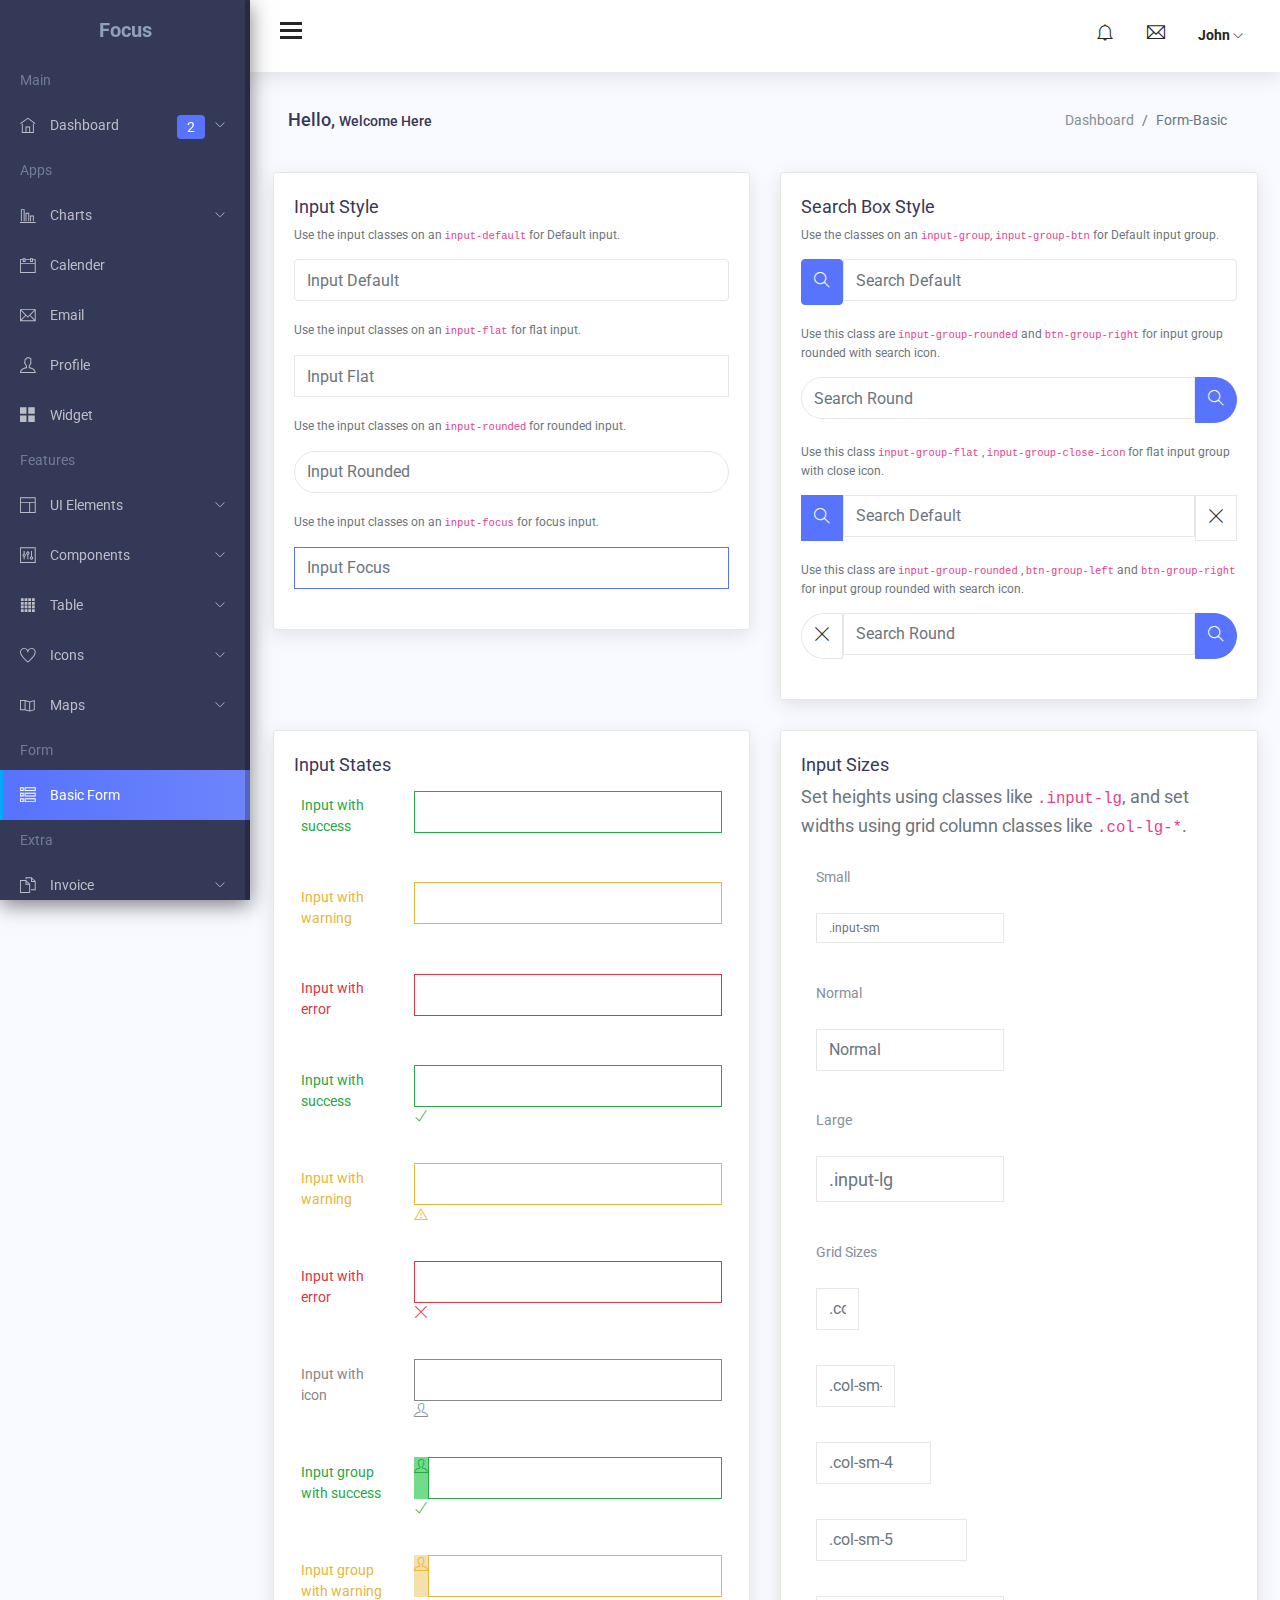
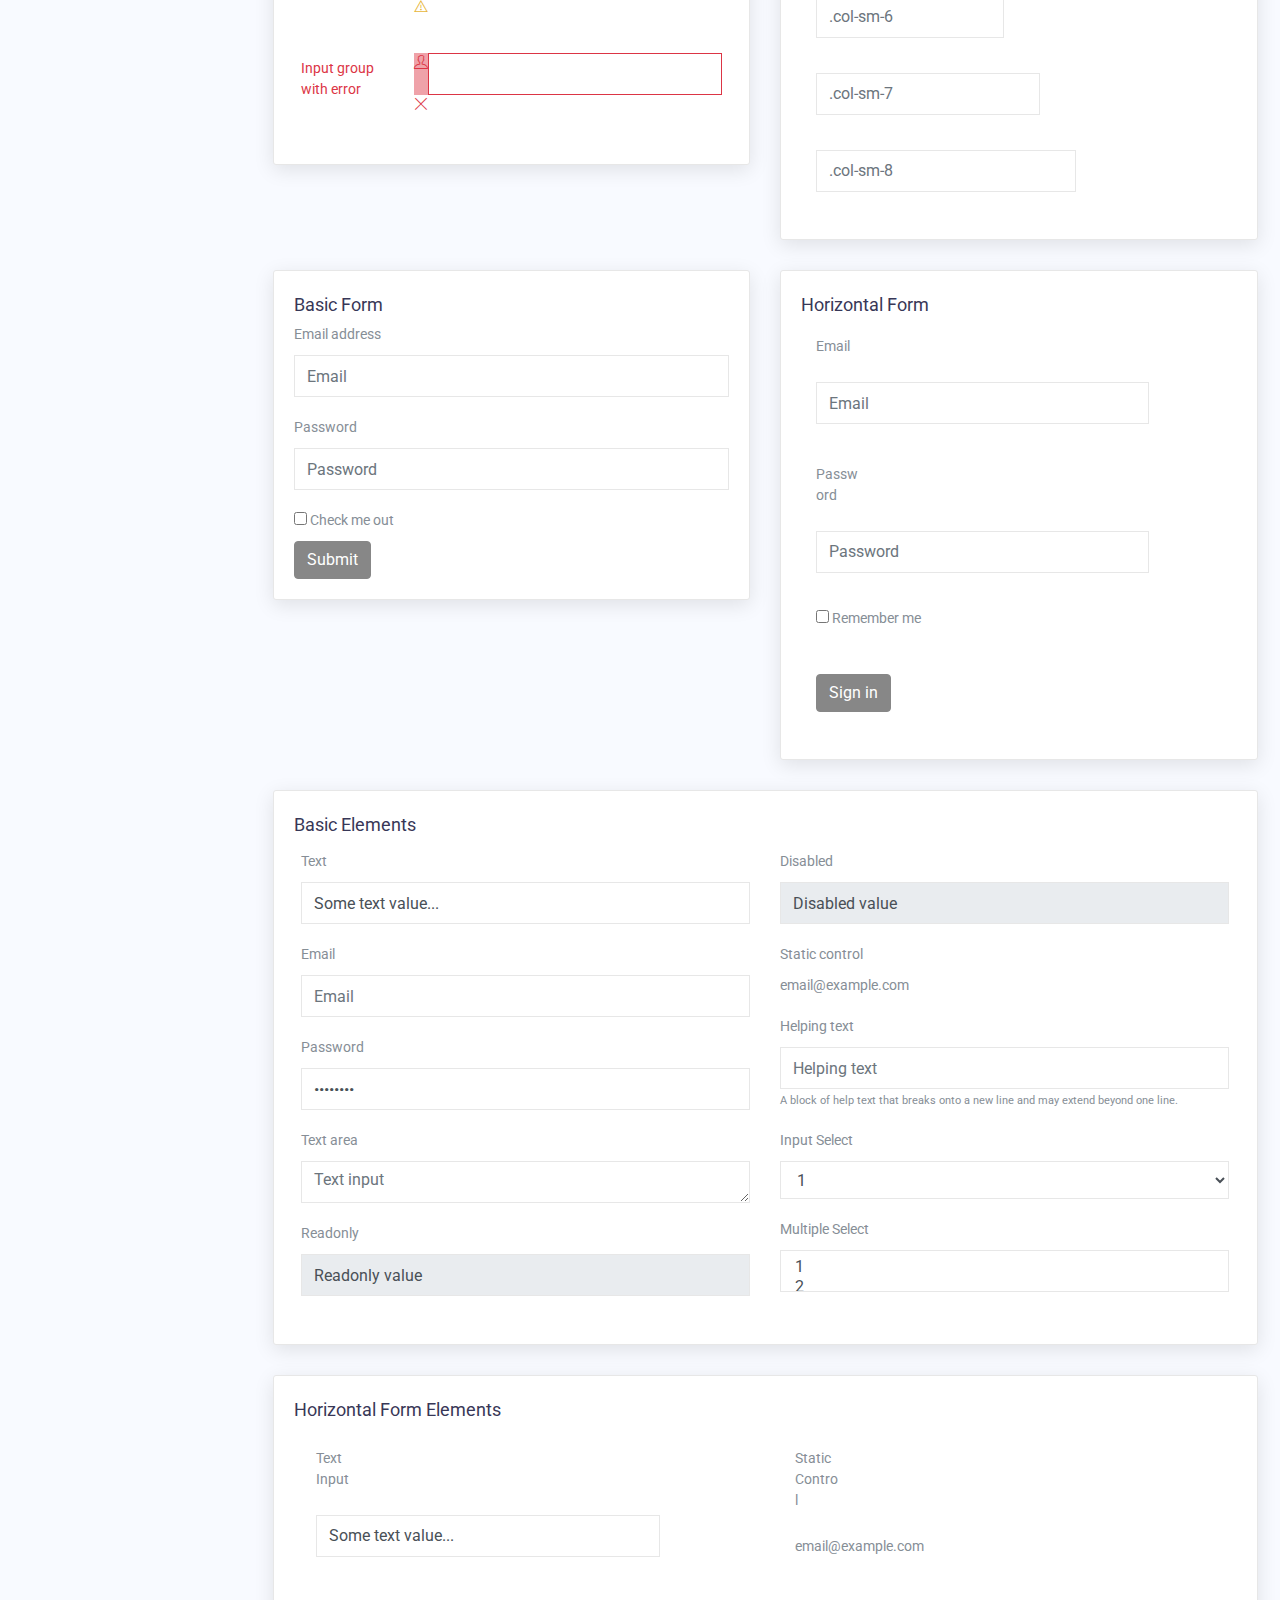
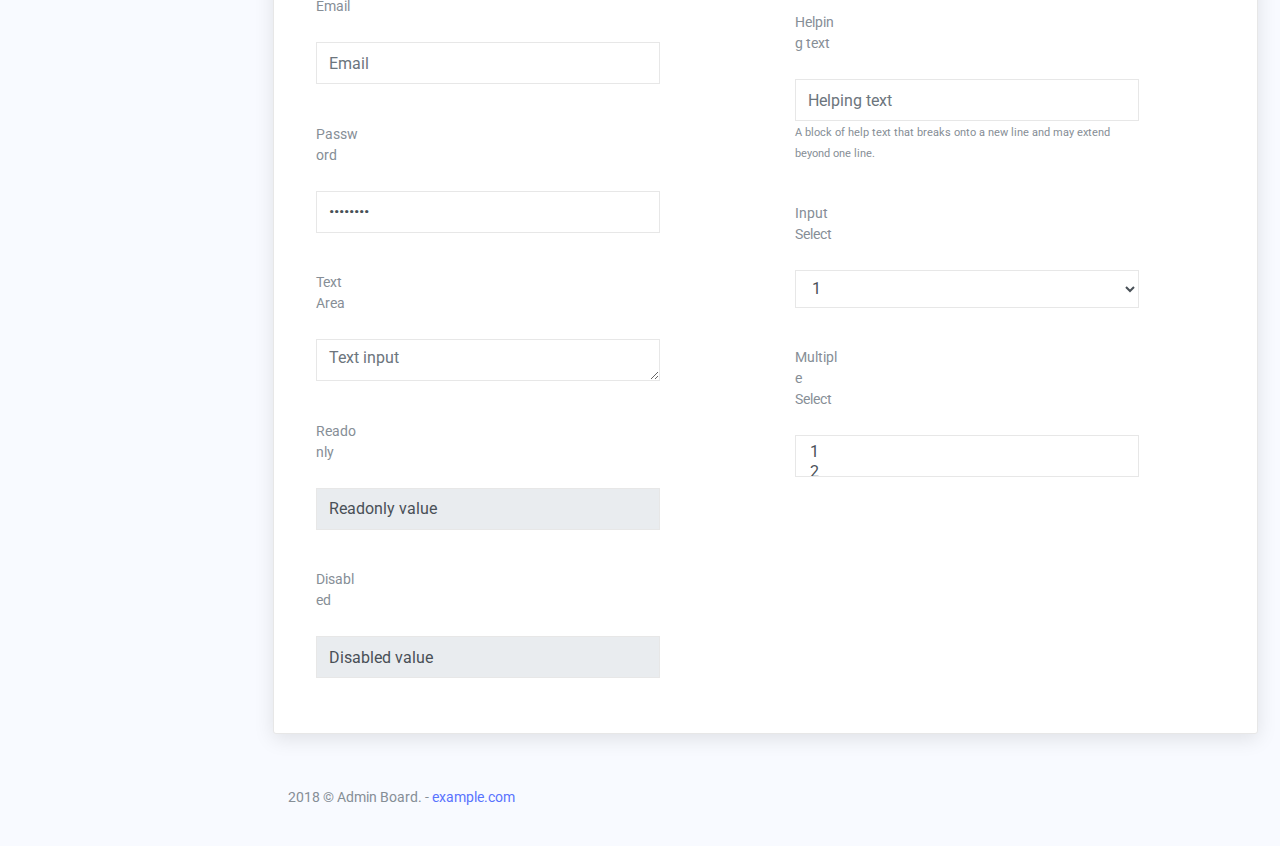
<file: html/form-basic.html>
<!DOCTYPE html>
<html lang="en">

<head>
    <meta charset="utf-8">
    <meta http-equiv="X-UA-Compatible" content="IE=edge">
    <meta name="viewport" content="width=device-width, initial-scale=1">

    <title>Focus Admin: Basic Form </title>

    <!-- ================= Favicon ================== -->
    <!-- Standard -->
    <link rel="shortcut icon" href="http://placehold.it/64.png/000/fff">
    <!-- Retina iPad Touch Icon-->
    <link rel="apple-touch-icon" sizes="144x144" href="http://placehold.it/144.png/000/fff">
    <!-- Retina iPhone Touch Icon-->
    <link rel="apple-touch-icon" sizes="114x114" href="http://placehold.it/114.png/000/fff">
    <!-- Standard iPad Touch Icon-->
    <link rel="apple-touch-icon" sizes="72x72" href="http://placehold.it/72.png/000/fff">
    <!-- Standard iPhone Touch Icon-->
    <link rel="apple-touch-icon" sizes="57x57" href="http://placehold.it/57.png/000/fff">

    <!-- Styles -->
    <link href="css/lib/font-awesome.min.css" rel="stylesheet">
    <link href="css/lib/themify-icons.css" rel="stylesheet">
    <link href="css/lib/menubar/sidebar.css" rel="stylesheet">
    <link href="css/lib/bootstrap.min.css" rel="stylesheet">
    <link href="css/lib/helper.css" rel="stylesheet">
    <link href="css/style.css" rel="stylesheet">
</head>

<body>


        <div class="sidebar sidebar-hide-to-small sidebar-shrink sidebar-gestures">
            <div class="nano">
                <div class="nano-content">
                    <div class="logo"><a href="index.html"><!-- <img src="images/logo.png" alt="" /> --><span>Focus</span></a></div>
                    <ul>
                        <li class="label">Main</li>
                        <li><a class="sidebar-sub-toggle"><i class="ti-home"></i> Dashboard <span class="badge badge-primary">2</span> <span class="sidebar-collapse-icon ti-angle-down"></span></a>
                            <ul>
                                <li><a href="index.html">Dashboard 1</a></li>
                                <li><a href="index.html">Dashboard 2</a></li>
                                
                                
                                
                            </ul>
                        </li>

                        <li class="label">Apps</li>
                        <li><a class="sidebar-sub-toggle"><i class="ti-bar-chart-alt"></i>  Charts  <span class="sidebar-collapse-icon ti-angle-down"></span></a>
                            <ul>
                                <li><a href="chart-flot.html">Flot</a></li>
                                <li><a href="chart-morris.html">Morris</a></li>
                                <li><a href="chartjs.html">Chartjs</a></li>
                                <li><a href="chartist.html">Chartist</a></li>
                                <li><a href="chart-peity.html">Peity</a></li>
                                <li><a href="chart-sparkline.html">Sparkle</a></li>
                                <li><a href="chart-knob.html">Knob</a></li>
                            </ul>
                        </li>
                        <li><a href="app-event-calender.html"><i class="ti-calendar"></i> Calender </a></li>
                        <li><a href="app-email.html"><i class="ti-email"></i> Email</a></li>
                        <li><a href="app-profile.html"><i class="ti-user"></i> Profile</a></li>
                        <li><a href="app-widget-card.html"><i class="ti-layout-grid2-alt"></i> Widget</a></li>
                        <li class="label">Features</li>
                        <li><a class="sidebar-sub-toggle"><i class="ti-layout"></i> UI Elements <span class="sidebar-collapse-icon ti-angle-down"></span></a>
                            <ul>
                                <li><a href="ui-typography.html">Typography</a></li>
                                <li><a href="ui-alerts.html">Alerts</a></li>
                                
                                <li><a href="ui-button.html">Button</a></li>
                                <li><a href="ui-dropdown.html">Dropdown</a></li>
                               
                                <li><a href="ui-list-group.html">List Group</a></li>
                                
                                <li><a href="ui-progressbar.html">Progressbar</a></li>
                                <li><a href="ui-tab.html">Tab</a></li>
                                
                            </ul>
                        </li>
                        <li><a class="sidebar-sub-toggle"><i class="ti-panel"></i> Components <span class="sidebar-collapse-icon ti-angle-down"></span></a>
                            <ul>
                                <li><a href="uc-calendar.html">Calendar</a></li>
                                <li><a href="uc-carousel.html">Carousel</a></li>
                                <li><a href="uc-weather.html">Weather</a></li>
                                <li><a href="uc-datamap.html">Datamap</a></li>
                                <li><a href="uc-todo-list.html">To do</a></li>
                                <li><a href="uc-scrollable.html">Scrollable</a></li>
                                <li><a href="uc-sweetalert.html">Sweet Alert</a></li>
                                <li><a href="uc-toastr.html">Toastr</a></li>
                                <li><a href="uc-range-slider-basic.html">Basic Range Slider</a></li>
                                <li><a href="uc-range-slider-advance.html">Advance Range Slider</a></li>
                                <li><a href="uc-nestable.html">Nestable</a></li>
                                
                                <li><a href="uc-rating-bar-rating.html">Bar Rating</a></li>
                                <li><a href="uc-rating-jRate.html">jRate</a></li>
                            </ul>
                        </li>
                        <li><a class="sidebar-sub-toggle"><i class="ti-layout-grid4-alt"></i> Table <span class="sidebar-collapse-icon ti-angle-down"></span></a>
                            <ul>
                                <li><a href="table-basic.html">Basic</a></li>
                               
                                <li><a href="table-export.html">Datatable Export</a></li>
                                <li><a href="table-row-select.html">Datatable Row Select</a></li>
                                <li><a href="table-jsgrid.html">Editable </a></li>
                            </ul>
                        </li>
                        <li><a class="sidebar-sub-toggle"><i class="ti-heart"></i> Icons <span class="sidebar-collapse-icon ti-angle-down"></span></a>
                            <ul>
                                <li><a href="font-themify.html">Themify</a></li>
                            </ul>
                        </li>
                        <li><a class="sidebar-sub-toggle"><i class="ti-map"></i> Maps <span class="sidebar-collapse-icon ti-angle-down"></span></a>
                            <ul>
                                <li><a href="gmaps.html">Basic</a></li>
                                <li><a href="vector-map.html">Vector Map</a></li>
                            </ul>
                        </li>
                        <li class="label">Form</li>
                        <li><a href="form-basic.html"><i class="ti-view-list-alt"></i> Basic Form </a></li>
                        <li class="label">Extra</li>
                        <li><a class="sidebar-sub-toggle"><i class="ti-files"></i> Invoice <span class="sidebar-collapse-icon ti-angle-down"></span></a>
                            <ul>
                                <li><a href="invoice.html">Basic</a></li>
                                <li><a href="invoice-editable.html">Editable</a></li>
                            </ul>
                        </li>
                        <li><a class="sidebar-sub-toggle"><i class="ti-target"></i> Pages <span class="sidebar-collapse-icon ti-angle-down"></span></a>
                            <ul>
                                <li><a href="page-login.html">Login</a></li>
                                <li><a href="page-register.html">Register</a></li>
                                <li><a href="page-reset-password.html">Forgot password</a></li>
                            </ul>
                        </li>
                        <li><a href="../documentation/index.html"><i class="ti-file"></i> Documentation</a></li>
                        <li><a><i class="ti-close"></i> Logout</a></li>
                    </ul>
                </div>
            </div>
        </div>
        <!-- /# sidebar -->


    <div class="header">
        <div class="container-fluid">
            <div class="row">
                <div class="col-lg-12">
                    <div class="float-left">
                        <div class="hamburger sidebar-toggle">
                            <span class="line"></span>
                            <span class="line"></span>
                            <span class="line"></span>
                        </div>
                    </div>
                    <div class="float-right">
                        <div class="dropdown dib">
                            <div class="header-icon" data-toggle="dropdown">
                                <i class="ti-bell"></i>
                                <div class="drop-down dropdown-menu dropdown-menu-right">
                                    <div class="dropdown-content-heading">
                                        <span class="text-left">Recent Notifications</span>
                                    </div>
                                    <div class="dropdown-content-body">
                                        <ul>
                                            <li>
                                                <a href="#">
                                                    <img class="pull-left m-r-10 avatar-img" src="images/avatar/3.jpg" alt="" />
                                                    <div class="notification-content">
                                                        <small class="notification-timestamp pull-right">02:34 PM</small>
                                                        <div class="notification-heading">Mr. John</div>
                                                        <div class="notification-text">5 members joined today </div>
                                                    </div>
                                                </a>
                                            </li>
                                            <li>
                                                <a href="#">
                                                    <img class="pull-left m-r-10 avatar-img" src="images/avatar/3.jpg" alt="" />
                                                    <div class="notification-content">
                                                        <small class="notification-timestamp pull-right">02:34 PM</small>
                                                        <div class="notification-heading">Mariam</div>
                                                        <div class="notification-text">likes a photo of you</div>
                                                    </div>
                                                </a>
                                            </li>
                                            <li>
                                                <a href="#">
                                                    <img class="pull-left m-r-10 avatar-img" src="images/avatar/3.jpg" alt="" />
                                                    <div class="notification-content">
                                                        <small class="notification-timestamp pull-right">02:34 PM</small>
                                                        <div class="notification-heading">Tasnim</div>
                                                        <div class="notification-text">Hi Teddy, Just wanted to let you ...</div>
                                                    </div>
                                                </a>
                                            </li>
                                            <li>
                                                <a href="#">
                                                    <img class="pull-left m-r-10 avatar-img" src="images/avatar/3.jpg" alt="" />
                                                    <div class="notification-content">
                                                        <small class="notification-timestamp pull-right">02:34 PM</small>
                                                        <div class="notification-heading">Mr. John</div>
                                                        <div class="notification-text">Hi Teddy, Just wanted to let you ...</div>
                                                    </div>
                                                </a>
                                            </li>
                                            <li class="text-center">
                                                <a href="#" class="more-link">See All</a>
                                            </li>
                                        </ul>
                                    </div>
                                </div>
                            </div>
                        </div>
                        <div class="dropdown dib">
                            <div class="header-icon" data-toggle="dropdown">
                                <i class="ti-email"></i>
                                <div class="drop-down dropdown-menu dropdown-menu-right">
                                    <div class="dropdown-content-heading">
                                        <span class="text-left">2 New Messages</span>
                                        <a href="email.html">
                                            <i class="ti-pencil-alt pull-right"></i>
                                        </a>
                                    </div>
                                    <div class="dropdown-content-body">
                                        <ul>
                                            <li class="notification-unread">
                                                <a href="#">
                                                    <img class="pull-left m-r-10 avatar-img" src="images/avatar/1.jpg" alt="" />
                                                    <div class="notification-content">
                                                        <small class="notification-timestamp pull-right">02:34 PM</small>
                                                        <div class="notification-heading">Michael Qin</div>
                                                        <div class="notification-text">Hi Teddy, Just wanted to let you ...</div>
                                                    </div>
                                                </a>
                                            </li>
                                            <li class="notification-unread">
                                                <a href="#">
                                                    <img class="pull-left m-r-10 avatar-img" src="images/avatar/2.jpg" alt="" />
                                                    <div class="notification-content">
                                                        <small class="notification-timestamp pull-right">02:34 PM</small>
                                                        <div class="notification-heading">Mr. John</div>
                                                        <div class="notification-text">Hi Teddy, Just wanted to let you ...</div>
                                                    </div>
                                                </a>
                                            </li>
                                            <li>
                                                <a href="#">
                                                    <img class="pull-left m-r-10 avatar-img" src="images/avatar/3.jpg" alt="" />
                                                    <div class="notification-content">
                                                        <small class="notification-timestamp pull-right">02:34 PM</small>
                                                        <div class="notification-heading">Michael Qin</div>
                                                        <div class="notification-text">Hi Teddy, Just wanted to let you ...</div>
                                                    </div>
                                                </a>
                                            </li>
                                            <li>
                                                <a href="#">
                                                    <img class="pull-left m-r-10 avatar-img" src="images/avatar/2.jpg" alt="" />
                                                    <div class="notification-content">
                                                        <small class="notification-timestamp pull-right">02:34 PM</small>
                                                        <div class="notification-heading">Mr. John</div>
                                                        <div class="notification-text">Hi Teddy, Just wanted to let you ...</div>
                                                    </div>
                                                </a>
                                            </li>
                                            <li class="text-center">
                                                <a href="#" class="more-link">See All</a>
                                            </li>
                                        </ul>
                                    </div>
                                </div>
                            </div>
                        </div>
                        <div class="dropdown dib">
                            <div class="header-icon" data-toggle="dropdown">
                                <span class="user-avatar">John
                                    <i class="ti-angle-down f-s-10"></i>
                                </span>
                                <div class="drop-down dropdown-profile dropdown-menu dropdown-menu-right">
                                    <div class="dropdown-content-heading">
                                        <span class="text-left">Upgrade Now</span>
                                        <p class="trial-day">30 Days Trail</p>
                                    </div>
                                    <div class="dropdown-content-body">
                                        <ul>
                                            <li>
                                                <a href="#">
                                                    <i class="ti-user"></i>
                                                    <span>Profile</span>
                                                </a>
                                            </li>

                                            <li>
                                                <a href="#">
                                                    <i class="ti-email"></i>
                                                    <span>Inbox</span>
                                                </a>
                                            </li>
                                            <li>
                                                <a href="#">
                                                    <i class="ti-settings"></i>
                                                    <span>Setting</span>
                                                </a>
                                            </li>

                                            <li>
                                                <a href="#">
                                                    <i class="ti-lock"></i>
                                                    <span>Lock Screen</span>
                                                </a>
                                            </li>
                                            <li>
                                                <a href="#">
                                                    <i class="ti-power-off"></i>
                                                    <span>Logout</span>
                                                </a>
                                            </li>
                                        </ul>
                                    </div>
                                </div>
                            </div>
                        </div>
                    </div>
                </div>
            </div>
        </div>
    </div>




    <div class="content-wrap">
        <div class="main">
            <div class="container-fluid">
                <div class="row">
                    <div class="col-lg-8 p-r-0 title-margin-right">
                        <div class="page-header">
                            <div class="page-title">
                                <h1>Hello, <span>Welcome Here</span></h1>
                            </div>
                        </div>
                    </div>
                    <!-- /# column -->
                    <div class="col-lg-4 p-l-0 title-margin-left">
                        <div class="page-header">
                            <div class="page-title">
                                <ol class="breadcrumb">
                                    <li class="breadcrumb-item"><a href="#">Dashboard</a></li>
                                    <li class="breadcrumb-item active">Form-Basic</li>
                                </ol>
                            </div>
                        </div>
                    </div>
                    <!-- /# column -->
                </div>
                <!-- /# row -->
                <section id="main-content">
                    <div class="row">
                        <div class="col-lg-6">
                            <div class="card">
                                <div class="card-title">
                                    <h4>Input Style</h4>
                                    
                                </div>
                                <div class="card-body">
                                    <div class="basic-form">
                                        <form>
                                            <div class="form-group">
                                                <p class="text-muted m-b-15 f-s-12">Use the input classes on an <code>input-default</code> for Default input.</p>
                                                <input type="text" class="form-control input-default " placeholder="Input Default">
                                            </div>
                                            <div class="form-group">
                                                <p class="text-muted m-b-15 f-s-12">Use the input classes on an <code>input-flat</code> for flat input.</p>
                                                <input type="text" class="form-control input-flat" placeholder="Input Flat ">
                                            </div>
                                            <div class="form-group">
                                                <p class="text-muted m-b-15 f-s-12">Use the input classes on an <code>input-rounded</code> for rounded input.</p>
                                                <input type="text" class="form-control input-rounded" placeholder="Input Rounded">
                                            </div>
                                            <div class="form-group">
                                                <p class="text-muted m-b-15 f-s-12">Use the input classes on an <code>input-focus</code> for focus input.</p>
                                                <input type="text" class="form-control input-focus" placeholder="Input Focus">
                                            </div>
                                        </form>
                                    </div>
                                </div>
                            </div>
                        </div>
                        <!-- /# column -->
                        <div class="col-lg-6">
                            <div class="card">
                                <div class="card-title">
                                    <h4>Search Box Style</h4>
                                    
                                </div>
                                <div class="card-body">
                                    <div class="basic-form">
                                        <form>
                                            <div class="form-group">
                                                <p class="text-muted m-b-15 f-s-12">Use the classes on an <code>input-group</code>, <code>input-group-btn</code> for Default input group.</p>
                                                <div class="input-group input-group-default">
                                                    <span class="input-group-btn"><button class="btn btn-primary" type="submit"><i class="ti-search"></i></button></span>
                                                    <input type="text" placeholder="Search Default" name="Search" class="form-control">
                                                </div>
                                            </div>
                                            <div class="form-group">
                                                <p class="text-muted m-b-15 f-s-12">Use this class are <code>input-group-rounded</code> and <code>btn-group-right</code> for input group rounded with search icon.</p>
                                                <div class="input-group input-group-rounded">
                                                    <input type="text" placeholder="Search Round" name="Search" class="form-control">
                                                    <span class="input-group-btn"><button class="btn btn-primary btn-group-right" type="submit"><i class="ti-search"></i></button></span>
                                                </div>
                                            </div>
                                            <div class="form-group">
                                                <p class="text-muted m-b-15 f-s-12">Use this class <code>input-group-flat</code> , <code>input-group-close-icon</code> for flat input group with close icon.</p>
                                                <div class="input-group input-group-flat">
                                                    <span class="input-group-btn"><button class="btn btn-primary" type="submit"><i class="ti-search"></i></button></span>
                                                    <input type="text" class="form-control" placeholder="Search Default">
                                                    <span class="input-group-btn"><button class="btn btn-primary input-group-close-icon" type="submit"><i class="ti-close"></i></button></span>
                                                </div>
                                            </div>
                                            <div class="form-group">
                                                <p class="text-muted m-b-15 f-s-12">Use this class are <code>input-group-rounded</code> , <code>btn-group-left</code> and <code>btn-group-right</code> for input group rounded with search icon.</p>
                                                <div class="input-group input-group-rounded">
                                                    <span class="input-group-btn"><button class="btn btn-primary input-group-close-icon btn-group-left" type="submit"><i class="ti-close"></i></button></span>
                                                    <input type="text" class="form-control" placeholder="Search Round">
                                                    <span class="input-group-btn"><button class="btn btn-primary btn-group-right" type="submit"><i class="ti-search"></i></button></span>
                                                </div>
                                            </div>
                                        </form>
                                    </div>
                                </div>
                            </div>
                        </div>
                        <!-- /# column -->
                    </div>
                    <!-- /# row -->
                    <div class="row">
                        <div class="col-lg-6">
                            <div class="card">
                                <div class="card-title">
                                    <h4>Input States</h4>
                                    
                                </div>
                                <div class="card-body">
                                    <div class="input-states">
                                        <form class="form-horizontal">
                                            <div class="form-group has-success">
                                                <div class="row">
                                                    <label class="col-sm-3 control-label">Input with success</label>
                                                    <div class="col-sm-9">
                                                        <input type="text" class="form-control">
                                                    </div>
                                                </div>
                                            </div>
                                            <div class="form-group has-warning">
                                                <div class="row">
                                                    <label class="col-sm-3 control-label">Input with warning</label>
                                                    <div class="col-sm-9">
                                                        <input type="text" class="form-control">
                                                    </div>
                                                </div>
                                            </div>
                                            <div class="form-group has-error">
                                                <div class="row">
                                                    <label class="col-sm-3 control-label">Input with error</label>
                                                    <div class="col-sm-9">
                                                        <input type="text" class="form-control">
                                                    </div>
                                                </div>
                                            </div>
                                            <div class="form-group has-success has-feedback">
                                                <div class="row">
                                                    <label class="col-sm-3 control-label">Input with success</label>
                                                    <div class="col-sm-9">
                                                        <input type="text" class="form-control">
                                                        <span class="ti-check form-control-feedback"></span>
                                                    </div>
                                                </div>
                                            </div>
                                            <div class="form-group has-warning has-feedback">
                                                <div class="row">
                                                    <label class="col-sm-3 control-label">Input with warning</label>
                                                    <div class="col-sm-9">
                                                        <input type="text" class="form-control">
                                                        <span class="ti-alert form-control-feedback"></span>
                                                    </div>
                                                </div>
                                            </div>
                                            <div class="form-group has-error has-feedback">
                                                <div class="row">
                                                    <label class="col-sm-3 control-label">Input with error</label>
                                                    <div class="col-sm-9">
                                                        <input type="text" class="form-control">
                                                        <span class="ti-close form-control-feedback"></span>
                                                    </div>
                                                </div>
                                            </div>
                                            <div class="form-group has-default has-feedback">
                                                <div class="row">
                                                    <label class="col-sm-3 control-label">Input with icon</label>
                                                    <div class="col-sm-9">
                                                        <input type="text" class="form-control">
                                                        <span class="ti-user form-control-feedback"></span>
                                                    </div>
                                                </div>
                                            </div>
                                            <div class="form-group has-success has-feedback">
                                                <div class="row">
                                                    <label class="col-sm-3 control-label">Input group with success</label>
                                                    <div class="col-sm-9">
                                                        <div class="input-group">
                                                            <span class="input-group-addon"><i class="ti-user"></i></span>
                                                            <input type="text" class="form-control">
                                                        </div>
                                                        <span class="ti-check form-control-feedback"></span>
                                                        <span class="sr-only">(success)</span>
                                                    </div>
                                                </div>
                                            </div>
                                            <div class="form-group has-warning has-feedback">
                                                <div class="row">
                                                    <label class="col-sm-3 control-label">Input group with warning</label>
                                                    <div class="col-sm-9">
                                                        <div class="input-group">
                                                            <span class="input-group-addon"><i class="ti-user"></i></span>
                                                            <input type="text" class="form-control">
                                                        </div>
                                                        <span class="ti-alert form-control-feedback"></span>
                                                        <span class="sr-only">(warning)</span>
                                                    </div>
                                                </div>
                                            </div>
                                            <div class="form-group has-error has-feedback">
                                                <div class="row">
                                                    <label class="col-sm-3 control-label">Input group with error</label>
                                                    <div class="col-sm-9">
                                                        <div class="input-group">
                                                            <span class="input-group-addon"><i class="ti-user"></i></span>
                                                            <input type="text" class="form-control">
                                                        </div>
                                                        <span class="ti-close form-control-feedback"></span>
                                                        <span class="sr-only">(error)</span>
                                                    </div>
                                                </div>
                                            </div>
                                        </form>
                                    </div>
                                </div>
                            </div>
                        </div>
                        <!-- /# column -->

                        <div class="col-lg-6">
                            <div class="card">
                                <div class="card-title">
                                    <h4>Input Sizes</h4>

                                    
                                    <p class="text-muted m-b-15 font-12">Set heights using classes like <code>.input-lg</code>, and set widths using grid column classes like <code>.col-lg-*</code>.</p>
                                </div>
                                <div class="card-body">
                                    <div class="input-sizes">
                                        <form class="form-horizontal">
                                            <div class="form-group">
                                                <label for="example-input-small" class="col-sm-3 control-label">Small</label>
                                                <div class="col-sm-6">
                                                    <input type="text" placeholder=".input-sm" class="form-control input-sm" name="example-input-small" id="example-input-small">
                                                </div>
                                            </div>

                                            <div class="form-group">
                                                <label for="example-input-normal" class="col-sm-3 control-label">Normal</label>
                                                <div class="col-sm-6">
                                                    <input type="text" placeholder="Normal" class="form-control" name="example-input-normal" id="example-input-normal">
                                                </div>
                                            </div>

                                            <div class="form-group">
                                                <label for="example-input-large" class="col-sm-3 control-label">Large</label>
                                                <div class="col-sm-6">
                                                    <input type="text" placeholder=".input-lg" class="form-control input-lg" name="example-input-large" id="example-input-large">
                                                </div>
                                            </div>

                                            <div class="form-group">
                                                <label class="col-sm-3 control-label">Grid Sizes</label>
                                                <div class="col-sm-2">
                                                    <input type="text" placeholder=".col-sm-2" class="form-control">
                                                </div>
                                            </div>

                                            <div class="form-group">
                                                <div class="col-sm-3 col-sm-offset-3">
                                                    <input type="text" placeholder=".col-sm-3" class="form-control">
                                                </div>
                                            </div>

                                            <div class="form-group">
                                                <div class="col-sm-4 col-sm-offset-3">
                                                    <input type="text" placeholder=".col-sm-4" class="form-control">
                                                </div>
                                            </div>

                                            <div class="form-group">
                                                <div class="col-sm-5 col-sm-offset-3">
                                                    <input type="text" placeholder=".col-sm-5" class="form-control">
                                                </div>
                                            </div>

                                            <div class="form-group">
                                                <div class="col-sm-6 col-sm-offset-3">
                                                    <input type="text" placeholder=".col-sm-6" class="form-control">
                                                </div>
                                            </div>

                                            <div class="form-group">
                                                <div class="col-sm-7 col-sm-offset-3">
                                                    <input type="text" placeholder=".col-sm-7" class="form-control">
                                                </div>
                                            </div>

                                            <div class="form-group">
                                                <div class="col-sm-8 col-sm-offset-3">
                                                    <input type="text" placeholder=".col-sm-8" class="form-control">
                                                </div>
                                            </div>
                                        </form>
                                    </div>
                                </div>
                            </div>
                        </div>
                        <!-- /# column -->
                    </div>
                    <!-- /# row -->
                    <div class="row">
                        <div class="col-lg-6">
                            <div class="card">
                                <div class="card-title">
                                    <h4>Basic Form</h4>
                                    
                                </div>
                                <div class="card-body">
                                    <div class="basic-form">
                                        <form>
                                            <div class="form-group">
                                                <label>Email address</label>
                                                <input type="email" class="form-control" placeholder="Email">
                                            </div>
                                            <div class="form-group">
                                                <label>Password</label>
                                                <input type="password" class="form-control" placeholder="Password">
                                            </div>
                                            <div class="checkbox">
                                                <label>
													<input type="checkbox"> Check me out
												</label>
                                            </div>
                                            <button type="submit" class="btn btn-default">Submit</button>
                                        </form>
                                    </div>
                                </div>
                            </div>
                        </div>
                        <!-- /# column -->
                        <div class="col-lg-6">
                            <div class="card">
                                <div class="card-title">
                                    <h4>Horizontal Form</h4>
                                    
                                </div>
                                <div class="card-body">
                                    <div class="horizontal-form">
                                        <form class="form-horizontal">
                                            <div class="form-group">
                                                <label class="col-sm-2 control-label">Email</label>
                                                <div class="col-sm-10">
                                                    <input type="email" class="form-control" placeholder="Email">
                                                </div>
                                            </div>
                                            <div class="form-group">
                                                <label class="col-sm-2 control-label">Password</label>
                                                <div class="col-sm-10">
                                                    <input type="password" class="form-control" placeholder="Password">
                                                </div>
                                            </div>
                                            <div class="form-group">
                                                <div class="col-sm-offset-2 col-sm-10">
                                                    <div class="checkbox">
                                                        <label>
															<input type="checkbox"> Remember me
														</label>
                                                    </div>
                                                </div>
                                            </div>
                                            <div class="form-group">
                                                <div class="col-sm-offset-2 col-sm-10">
                                                    <button type="submit" class="btn btn-default">Sign in</button>
                                                </div>
                                            </div>
                                        </form>
                                    </div>
                                </div>
                            </div>
                        </div>
                        <!-- /# column -->
                    </div>
                    <!-- /# row -->
                    <div class="row">
                        <div class="col-lg-12">
                            <div class="card">
                                <div class="card-title">
                                    <h4>Basic Elements</h4>
                                    
                                </div>
                                <div class="card-body">
                                    <div class="basic-elements">
                                        <form>
                                            <div class="row">
                                                <div class="col-lg-6">
                                                    <div class="form-group">
                                                        <label>Text</label>
                                                        <input type="text" class="form-control" value="Some text value...">
                                                    </div>
                                                    <div class="form-group">
                                                        <label>Email</label>
                                                        <input id="example-email" class="form-control" type="email" placeholder="Email" name="example-email">
                                                    </div>
                                                    <div class="form-group">
                                                        <label>Password</label>
                                                        <input class="form-control" type="password" value="password">
                                                    </div>
                                                    <div class="form-group">
                                                        <label>Text area</label>
                                                        <textarea class="form-control" rows="3" placeholder="Text input"></textarea>
                                                    </div>
                                                    <div class="form-group">
                                                        <label>Readonly</label>
                                                        <input class="form-control" type="text" value="Readonly value" readonly="">
                                                    </div>

                                                </div>
                                                <div class="col-lg-6">
                                                    <div class="form-group">
                                                        <label>Disabled</label>
                                                        <input class="form-control" type="text" value="Disabled value" disabled="">
                                                    </div>
                                                    <div class="form-group">
                                                        <label>Static control</label>
                                                        <p class="form-control-static">email@example.com</p>
                                                    </div>
                                                    <div class="form-group">
                                                        <label>Helping text</label>
                                                        <input class="form-control" type="text" placeholder="Helping text">
                                                        <span class="help-block">
														<small>A block of help text that breaks onto a new line and may extend beyond one line.</small>
													</span>
                                                    </div>
                                                    <div class="form-group">
                                                        <label>Input Select</label>
                                                        <select class="form-control">
															<option>1</option>
															<option>2</option>
															<option>3</option>
															<option>4</option>
															<option>5</option>
														</select>
                                                    </div>
                                                    <div class="form-group">
                                                        <label>Multiple Select</label>
                                                        <select multiple class="form-control">
															<option>1</option>
															<option>2</option>
															<option>3</option>
															<option>4</option>
															<option>5</option>
														</select>
                                                    </div>
                                                </div>
                                            </div>
                                        </form>
                                    </div>
                                </div>
                            </div>
                        </div>
                        <!-- /# column -->
                        <div class="col-lg-12">
                            <div class="card">
                                <div class="card-title">
                                    <h4>Horizontal Form Elements</h4>
                                    
                                </div>
                                <div class="card-body">
                                    <div class="horizontal-form-elements">
                                        <form class="form-horizontal">
                                            <div class="row">
                                                <div class="col-lg-6">
                                                    <div class="form-group">
                                                        <label class="col-sm-2 control-label">Text Input</label>
                                                        <div class="col-sm-10">
                                                            <input type="text" class="form-control" value="Some text value...">
                                                        </div>
                                                    </div>
                                                    <div class="form-group">
                                                        <label class="col-sm-2 control-label">Email</label>
                                                        <div class="col-sm-10">
                                                            <input type="email" class="form-control" placeholder="Email">
                                                        </div>
                                                    </div>
                                                    <div class="form-group">
                                                        <label class="col-sm-2 control-label">Password</label>
                                                        <div class="col-sm-10">
                                                            <input class="form-control" type="password" value="password">
                                                        </div>
                                                    </div>
                                                    <div class="form-group">
                                                        <label class="col-sm-2 control-label">Text Area</label>
                                                        <div class="col-sm-10">
                                                            <textarea class="form-control" rows="3" placeholder="Text input"></textarea>
                                                        </div>
                                                    </div>
                                                    <div class="form-group">
                                                        <label class="col-sm-2 control-label">Readonly</label>
                                                        <div class="col-sm-10">
                                                            <input class="form-control" type="text" value="Readonly value" readonly="">
                                                        </div>
                                                    </div>
                                                    <div class="form-group">
                                                        <label class="col-sm-2 control-label">Disabled</label>
                                                        <div class="col-sm-10">
                                                            <input class="form-control" type="text" value="Disabled value" disabled="">
                                                        </div>
                                                    </div>
                                                </div>
                                                <!-- /# column -->
                                                <div class="col-lg-6">
                                                    <div class="form-group">
                                                        <label class="col-sm-2 control-label">Static Control</label>
                                                        <div class="col-sm-10">
                                                            <p class="form-control-static">email@example.com</p>
                                                        </div>
                                                    </div>
                                                    <div class="form-group">
                                                        <label class="col-sm-2 control-label">Helping text</label>
                                                        <div class="col-sm-10">
                                                            <input class="form-control" type="text" placeholder="Helping text">
                                                            <span class="help-block">
																<small>A block of help text that breaks onto a new line and may extend beyond one line.</small>
															</span>
                                                        </div>
                                                    </div>
                                                    <div class="form-group">
                                                        <label class="col-sm-2 control-label">Input Select</label>
                                                        <div class="col-sm-10">
                                                            <select class="form-control">
																<option>1</option>
																<option>2</option>
																<option>3</option>
																<option>4</option>
																<option>5</option>
															</select>
                                                        </div>
                                                    </div>
                                                    <div class="form-group">
                                                        <label class="col-sm-2 control-label">Multiple Select</label>
                                                        <div class="col-sm-10">
                                                            <select multiple class="form-control">
																<option>1</option>
																<option>2</option>
																<option>3</option>
																<option>4</option>
																<option>5</option>
															</select>
                                                        </div>
                                                    </div>
                                                </div>
                                                <!-- /# column -->
                                            </div>
                                        </form>
                                    </div>
                                </div>
                            </div>
                            <!-- /# card -->
                        </div>
                        <!-- /# column -->
                    </div>
                    <!-- /# row -->


                    <div class="row">
                        <div class="col-lg-12">
                            <div class="footer">
                                <p>2018 © Admin Board. - <a href="#">example.com</a></p>
                            </div>
                        </div>
                    </div>
                </section>
            </div>
        </div>
    </div>





    
    <!-- jquery vendor -->
    <script src="js/lib/jquery.min.js"></script>
    <script src="js/lib/jquery.nanoscroller.min.js"></script>
    <!-- nano scroller -->
    <script src="js/lib/menubar/sidebar.js"></script>
    <script src="js/lib/preloader/pace.min.js"></script>
    <!-- sidebar -->
    
    <!-- bootstrap -->


    <script src="js/lib/bootstrap.min.js"></script><script src="js/scripts.js"></script>
    <!-- scripit init-->





</body>

</html>
</file>
<file: html/css/lib/themify-icons.css>
.icon-section {
	margin: 0 0 3em;
	clear: both;
	overflow: hidden;
}
.icon-container {
	width: 240px; 
	padding: .7em 0;
	float: left; 
	position: relative;
	text-align: left;
}
.icon-container [class^="ti-"], 
.icon-container [class*=" ti-"] {
	color: #000;
	position: absolute;
	margin-top: 3px;
	transition: .3s;
}
.icon-container:hover [class^="ti-"],
.icon-container:hover [class*=" ti-"] {
	font-size: 2.2em;
	margin-top: -5px;
}
.icon-container:hover .icon-name {
	color: #000;
}
.icon-name {
	color: #aaa;
	margin-left: 35px;
	font-size: 14px;
	transition: .3s;
}
.icon-container:hover .icon-name {
	margin-left: 45px;
}
















@font-face {
	font-family: 'themify';
	src:url('../../fonts/themify.eot?-fvbane');
	src:url('../../fonts/themify.eot?#iefix-fvbane') format('embedded-opentype'),
		url('../../fonts/themify.woff?-fvbane') format('woff'),
		url('../../fonts/themify.ttf?-fvbane') format('truetype'),
		url('../../fonts/themify.svg?-fvbane#themify') format('svg');
	font-weight: normal;
	font-style: normal;
}

@font-face {
	font-family: 'themify';
	src:url('../admin/assets/fonts/themify.eot?-fvbane');
	src:url('../admin/assets/fonts/themify.eot?#iefix-fvbane') format('embedded-opentype'),
		url('../admin/assets/fonts/themify.woff?-fvbane') format('woff'),
		url('../admin/assets/fonts/themify.ttf?-fvbane') format('truetype'),
		url('../admin/assets/fonts/themify.svg?-fvbane#themify') format('svg');
	font-weight: normal;
	font-style: normal;
}

[class^="ti-"], [class*=" ti-"] {
	font-family: 'themify';
	speak: none;
	font-style: normal;
	font-weight: normal;
	font-variant: normal;
	text-transform: none;
	line-height: 1;

	/* Better Font Rendering =========== */
	-webkit-font-smoothing: antialiased;
	-moz-osx-font-smoothing: grayscale;
}

.ti-wand:before {
	content: "\e600";
}
.ti-volume:before {
	content: "\e601";
}
.ti-user:before {
	content: "\e602";
}
.ti-unlock:before {
	content: "\e603";
}
.ti-unlink:before {
	content: "\e604";
}
.ti-trash:before {
	content: "\e605";
}
.ti-thought:before {
	content: "\e606";
}
.ti-target:before {
	content: "\e607";
}
.ti-tag:before {
	content: "\e608";
}
.ti-tablet:before {
	content: "\e609";
}
.ti-star:before {
	content: "\e60a";
}
.ti-spray:before {
	content: "\e60b";
}
.ti-signal:before {
	content: "\e60c";
}
.ti-shopping-cart:before {
	content: "\e60d";
}
.ti-shopping-cart-full:before {
	content: "\e60e";
}
.ti-settings:before {
	content: "\e60f";
}
.ti-search:before {
	content: "\e610";
}
.ti-zoom-in:before {
	content: "\e611";
}
.ti-zoom-out:before {
	content: "\e612";
}
.ti-cut:before {
	content: "\e613";
}
.ti-ruler:before {
	content: "\e614";
}
.ti-ruler-pencil:before {
	content: "\e615";
}
.ti-ruler-alt:before {
	content: "\e616";
}
.ti-bookmark:before {
	content: "\e617";
}
.ti-bookmark-alt:before {
	content: "\e618";
}
.ti-reload:before {
	content: "\e619";
}
.ti-plus:before {
	content: "\e61a";
}
.ti-pin:before {
	content: "\e61b";
}
.ti-pencil:before {
	content: "\e61c";
}
.ti-pencil-alt:before {
	content: "\e61d";
}
.ti-paint-roller:before {
	content: "\e61e";
}
.ti-paint-bucket:before {
	content: "\e61f";
}
.ti-na:before {
	content: "\e620";
}
.ti-mobile:before {
	content: "\e621";
}
.ti-minus:before {
	content: "\e622";
}
.ti-medall:before {
	content: "\e623";
}
.ti-medall-alt:before {
	content: "\e624";
}
.ti-marker:before {
	content: "\e625";
}
.ti-marker-alt:before {
	content: "\e626";
}
.ti-arrow-up:before {
	content: "\e627";
}
.ti-arrow-right:before {
	content: "\e628";
}
.ti-arrow-left:before {
	content: "\e629";
}
.ti-arrow-down:before {
	content: "\e62a";
}
.ti-lock:before {
	content: "\e62b";
}
.ti-location-arrow:before {
	content: "\e62c";
}
.ti-link:before {
	content: "\e62d";
}
.ti-layout:before {
	content: "\e62e";
}
.ti-layers:before {
	content: "\e62f";
}
.ti-layers-alt:before {
	content: "\e630";
}
.ti-key:before {
	content: "\e631";
}
.ti-import:before {
	content: "\e632";
}
.ti-image:before {
	content: "\e633";
}
.ti-heart:before {
	content: "\e634";
}
.ti-heart-broken:before {
	content: "\e635";
}
.ti-hand-stop:before {
	content: "\e636";
}
.ti-hand-open:before {
	content: "\e637";
}
.ti-hand-drag:before {
	content: "\e638";
}
.ti-folder:before {
	content: "\e639";
}
.ti-flag:before {
	content: "\e63a";
}
.ti-flag-alt:before {
	content: "\e63b";
}
.ti-flag-alt-2:before {
	content: "\e63c";
}
.ti-eye:before {
	content: "\e63d";
}
.ti-export:before {
	content: "\e63e";
}
.ti-exchange-vertical:before {
	content: "\e63f";
}
.ti-desktop:before {
	content: "\e640";
}
.ti-cup:before {
	content: "\e641";
}
.ti-crown:before {
	content: "\e642";
}
.ti-comments:before {
	content: "\e643";
}
.ti-comment:before {
	content: "\e644";
}
.ti-comment-alt:before {
	content: "\e645";
}
.ti-close:before {
	content: "\e646";
}
.ti-clip:before {
	content: "\e647";
}
.ti-angle-up:before {
	content: "\e648";
}
.ti-angle-right:before {
	content: "\e649";
}
.ti-angle-left:before {
	content: "\e64a";
}
.ti-angle-down:before {
	content: "\e64b";
}
.ti-check:before {
	content: "\e64c";
}
.ti-check-box:before {
	content: "\e64d";
}
.ti-camera:before {
	content: "\e64e";
}
.ti-announcement:before {
	content: "\e64f";
}
.ti-brush:before {
	content: "\e650";
}
.ti-briefcase:before {
	content: "\e651";
}
.ti-bolt:before {
	content: "\e652";
}
.ti-bolt-alt:before {
	content: "\e653";
}
.ti-blackboard:before {
	content: "\e654";
}
.ti-bag:before {
	content: "\e655";
}
.ti-move:before {
	content: "\e656";
}
.ti-arrows-vertical:before {
	content: "\e657";
}
.ti-arrows-horizontal:before {
	content: "\e658";
}
.ti-fullscreen:before {
	content: "\e659";
}
.ti-arrow-top-right:before {
	content: "\e65a";
}
.ti-arrow-top-left:before {
	content: "\e65b";
}
.ti-arrow-circle-up:before {
	content: "\e65c";
}
.ti-arrow-circle-right:before {
	content: "\e65d";
}
.ti-arrow-circle-left:before {
	content: "\e65e";
}
.ti-arrow-circle-down:before {
	content: "\e65f";
}
.ti-angle-double-up:before {
	content: "\e660";
}
.ti-angle-double-right:before {
	content: "\e661";
}
.ti-angle-double-left:before {
	content: "\e662";
}
.ti-angle-double-down:before {
	content: "\e663";
}
.ti-zip:before {
	content: "\e664";
}
.ti-world:before {
	content: "\e665";
}
.ti-wheelchair:before {
	content: "\e666";
}
.ti-view-list:before {
	content: "\e667";
}
.ti-view-list-alt:before {
	content: "\e668";
}
.ti-view-grid:before {
	content: "\e669";
}
.ti-uppercase:before {
	content: "\e66a";
}
.ti-upload:before {
	content: "\e66b";
}
.ti-underline:before {
	content: "\e66c";
}
.ti-truck:before {
	content: "\e66d";
}
.ti-timer:before {
	content: "\e66e";
}
.ti-ticket:before {
	content: "\e66f";
}
.ti-thumb-up:before {
	content: "\e670";
}
.ti-thumb-down:before {
	content: "\e671";
}
.ti-text:before {
	content: "\e672";
}
.ti-stats-up:before {
	content: "\e673";
}
.ti-stats-down:before {
	content: "\e674";
}
.ti-split-v:before {
	content: "\e675";
}
.ti-split-h:before {
	content: "\e676";
}
.ti-smallcap:before {
	content: "\e677";
}
.ti-shine:before {
	content: "\e678";
}
.ti-shift-right:before {
	content: "\e679";
}
.ti-shift-left:before {
	content: "\e67a";
}
.ti-shield:before {
	content: "\e67b";
}
.ti-notepad:before {
	content: "\e67c";
}
.ti-server:before {
	content: "\e67d";
}
.ti-quote-right:before {
	content: "\e67e";
}
.ti-quote-left:before {
	content: "\e67f";
}
.ti-pulse:before {
	content: "\e680";
}
.ti-printer:before {
	content: "\e681";
}
.ti-power-off:before {
	content: "\e682";
}
.ti-plug:before {
	content: "\e683";
}
.ti-pie-chart:before {
	content: "\e684";
}
.ti-paragraph:before {
	content: "\e685";
}
.ti-panel:before {
	content: "\e686";
}
.ti-package:before {
	content: "\e687";
}
.ti-music:before {
	content: "\e688";
}
.ti-music-alt:before {
	content: "\e689";
}
.ti-mouse:before {
	content: "\e68a";
}
.ti-mouse-alt:before {
	content: "\e68b";
}
.ti-money:before {
	content: "\e68c";
}
.ti-microphone:before {
	content: "\e68d";
}
.ti-menu:before {
	content: "\e68e";
}
.ti-menu-alt:before {
	content: "\e68f";
}
.ti-map:before {
	content: "\e690";
}
.ti-map-alt:before {
	content: "\e691";
}
.ti-loop:before {
	content: "\e692";
}
.ti-location-pin:before {
	content: "\e693";
}
.ti-list:before {
	content: "\e694";
}
.ti-light-bulb:before {
	content: "\e695";
}
.ti-Italic:before {
	content: "\e696";
}
.ti-info:before {
	content: "\e697";
}
.ti-infinite:before {
	content: "\e698";
}
.ti-id-badge:before {
	content: "\e699";
}
.ti-hummer:before {
	content: "\e69a";
}
.ti-home:before {
	content: "\e69b";
}
.ti-help:before {
	content: "\e69c";
}
.ti-headphone:before {
	content: "\e69d";
}
.ti-harddrives:before {
	content: "\e69e";
}
.ti-harddrive:before {
	content: "\e69f";
}
.ti-gift:before {
	content: "\e6a0";
}
.ti-game:before {
	content: "\e6a1";
}
.ti-filter:before {
	content: "\e6a2";
}
.ti-files:before {
	content: "\e6a3";
}
.ti-file:before {
	content: "\e6a4";
}
.ti-eraser:before {
	content: "\e6a5";
}
.ti-envelope:before {
	content: "\e6a6";
}
.ti-download:before {
	content: "\e6a7";
}
.ti-direction:before {
	content: "\e6a8";
}
.ti-direction-alt:before {
	content: "\e6a9";
}
.ti-dashboard:before {
	content: "\e6aa";
}
.ti-control-stop:before {
	content: "\e6ab";
}
.ti-control-shuffle:before {
	content: "\e6ac";
}
.ti-control-play:before {
	content: "\e6ad";
}
.ti-control-pause:before {
	content: "\e6ae";
}
.ti-control-forward:before {
	content: "\e6af";
}
.ti-control-backward:before {
	content: "\e6b0";
}
.ti-cloud:before {
	content: "\e6b1";
}
.ti-cloud-up:before {
	content: "\e6b2";
}
.ti-cloud-down:before {
	content: "\e6b3";
}
.ti-clipboard:before {
	content: "\e6b4";
}
.ti-car:before {
	content: "\e6b5";
}
.ti-calendar:before {
	content: "\e6b6";
}
.ti-book:before {
	content: "\e6b7";
}
.ti-bell:before {
	content: "\e6b8";
}
.ti-basketball:before {
	content: "\e6b9";
}
.ti-bar-chart:before {
	content: "\e6ba";
}
.ti-bar-chart-alt:before {
	content: "\e6bb";
}
.ti-back-right:before {
	content: "\e6bc";
}
.ti-back-left:before {
	content: "\e6bd";
}
.ti-arrows-corner:before {
	content: "\e6be";
}
.ti-archive:before {
	content: "\e6bf";
}
.ti-anchor:before {
	content: "\e6c0";
}
.ti-align-right:before {
	content: "\e6c1";
}
.ti-align-left:before {
	content: "\e6c2";
}
.ti-align-justify:before {
	content: "\e6c3";
}
.ti-align-center:before {
	content: "\e6c4";
}
.ti-alert:before {
	content: "\e6c5";
}
.ti-alarm-clock:before {
	content: "\e6c6";
}
.ti-agenda:before {
	content: "\e6c7";
}
.ti-write:before {
	content: "\e6c8";
}
.ti-window:before {
	content: "\e6c9";
}
.ti-widgetized:before {
	content: "\e6ca";
}
.ti-widget:before {
	content: "\e6cb";
}
.ti-widget-alt:before {
	content: "\e6cc";
}
.ti-wallet:before {
	content: "\e6cd";
}
.ti-video-clapper:before {
	content: "\e6ce";
}
.ti-video-camera:before {
	content: "\e6cf";
}
.ti-vector:before {
	content: "\e6d0";
}
.ti-themify-logo:before {
	content: "\e6d1";
}
.ti-themify-favicon:before {
	content: "\e6d2";
}
.ti-themify-favicon-alt:before {
	content: "\e6d3";
}
.ti-support:before {
	content: "\e6d4";
}
.ti-stamp:before {
	content: "\e6d5";
}
.ti-split-v-alt:before {
	content: "\e6d6";
}
.ti-slice:before {
	content: "\e6d7";
}
.ti-shortcode:before {
	content: "\e6d8";
}
.ti-shift-right-alt:before {
	content: "\e6d9";
}
.ti-shift-left-alt:before {
	content: "\e6da";
}
.ti-ruler-alt-2:before {
	content: "\e6db";
}
.ti-receipt:before {
	content: "\e6dc";
}
.ti-pin2:before {
	content: "\e6dd";
}
.ti-pin-alt:before {
	content: "\e6de";
}
.ti-pencil-alt2:before {
	content: "\e6df";
}
.ti-palette:before {
	content: "\e6e0";
}
.ti-more:before {
	content: "\e6e1";
}
.ti-more-alt:before {
	content: "\e6e2";
}
.ti-microphone-alt:before {
	content: "\e6e3";
}
.ti-magnet:before {
	content: "\e6e4";
}
.ti-line-double:before {
	content: "\e6e5";
}
.ti-line-dotted:before {
	content: "\e6e6";
}
.ti-line-dashed:before {
	content: "\e6e7";
}
.ti-layout-width-full:before {
	content: "\e6e8";
}
.ti-layout-width-default:before {
	content: "\e6e9";
}
.ti-layout-width-default-alt:before {
	content: "\e6ea";
}
.ti-layout-tab:before {
	content: "\e6eb";
}
.ti-layout-tab-window:before {
	content: "\e6ec";
}
.ti-layout-tab-v:before {
	content: "\e6ed";
}
.ti-layout-tab-min:before {
	content: "\e6ee";
}
.ti-layout-slider:before {
	content: "\e6ef";
}
.ti-layout-slider-alt:before {
	content: "\e6f0";
}
.ti-layout-sidebar-right:before {
	content: "\e6f1";
}
.ti-layout-sidebar-none:before {
	content: "\e6f2";
}
.ti-layout-sidebar-left:before {
	content: "\e6f3";
}
.ti-layout-placeholder:before {
	content: "\e6f4";
}
.ti-layout-menu:before {
	content: "\e6f5";
}
.ti-layout-menu-v:before {
	content: "\e6f6";
}
.ti-layout-menu-separated:before {
	content: "\e6f7";
}
.ti-layout-menu-full:before {
	content: "\e6f8";
}
.ti-layout-media-right-alt:before {
	content: "\e6f9";
}
.ti-layout-media-right:before {
	content: "\e6fa";
}
.ti-layout-media-overlay:before {
	content: "\e6fb";
}
.ti-layout-media-overlay-alt:before {
	content: "\e6fc";
}
.ti-layout-media-overlay-alt-2:before {
	content: "\e6fd";
}
.ti-layout-media-left-alt:before {
	content: "\e6fe";
}
.ti-layout-media-left:before {
	content: "\e6ff";
}
.ti-layout-media-center-alt:before {
	content: "\e700";
}
.ti-layout-media-center:before {
	content: "\e701";
}
.ti-layout-list-thumb:before {
	content: "\e702";
}
.ti-layout-list-thumb-alt:before {
	content: "\e703";
}
.ti-layout-list-post:before {
	content: "\e704";
}
.ti-layout-list-large-image:before {
	content: "\e705";
}
.ti-layout-line-solid:before {
	content: "\e706";
}
.ti-layout-grid4:before {
	content: "\e707";
}
.ti-layout-grid3:before {
	content: "\e708";
}
.ti-layout-grid2:before {
	content: "\e709";
}
.ti-layout-grid2-thumb:before {
	content: "\e70a";
}
.ti-layout-cta-right:before {
	content: "\e70b";
}
.ti-layout-cta-left:before {
	content: "\e70c";
}
.ti-layout-cta-center:before {
	content: "\e70d";
}
.ti-layout-cta-btn-right:before {
	content: "\e70e";
}
.ti-layout-cta-btn-left:before {
	content: "\e70f";
}
.ti-layout-column4:before {
	content: "\e710";
}
.ti-layout-column3:before {
	content: "\e711";
}
.ti-layout-column2:before {
	content: "\e712";
}
.ti-layout-accordion-separated:before {
	content: "\e713";
}
.ti-layout-accordion-merged:before {
	content: "\e714";
}
.ti-layout-accordion-list:before {
	content: "\e715";
}
.ti-ink-pen:before {
	content: "\e716";
}
.ti-info-alt:before {
	content: "\e717";
}
.ti-help-alt:before {
	content: "\e718";
}
.ti-headphone-alt:before {
	content: "\e719";
}
.ti-hand-point-up:before {
	content: "\e71a";
}
.ti-hand-point-right:before {
	content: "\e71b";
}
.ti-hand-point-left:before {
	content: "\e71c";
}
.ti-hand-point-down:before {
	content: "\e71d";
}
.ti-gallery:before {
	content: "\e71e";
}
.ti-face-smile:before {
	content: "\e71f";
}
.ti-face-sad:before {
	content: "\e720";
}
.ti-credit-card:before {
	content: "\e721";
}
.ti-control-skip-forward:before {
	content: "\e722";
}
.ti-control-skip-backward:before {
	content: "\e723";
}
.ti-control-record:before {
	content: "\e724";
}
.ti-control-eject:before {
	content: "\e725";
}
.ti-comments-smiley:before {
	content: "\e726";
}
.ti-brush-alt:before {
	content: "\e727";
}
.ti-youtube:before {
	content: "\e728";
}
.ti-vimeo:before {
	content: "\e729";
}
.ti-twitter:before {
	content: "\e72a";
}
.ti-time:before {
	content: "\e72b";
}
.ti-tumblr:before {
	content: "\e72c";
}
.ti-skype:before {
	content: "\e72d";
}
.ti-share:before {
	content: "\e72e";
}
.ti-share-alt:before {
	content: "\e72f";
}
.ti-rocket:before {
	content: "\e730";
}
.ti-pinterest:before {
	content: "\e731";
}
.ti-new-window:before {
	content: "\e732";
}
.ti-microsoft:before {
	content: "\e733";
}
.ti-list-ol:before {
	content: "\e734";
}
.ti-linkedin:before {
	content: "\e735";
}
.ti-layout-sidebar-2:before {
	content: "\e736";
}
.ti-layout-grid4-alt:before {
	content: "\e737";
}
.ti-layout-grid3-alt:before {
	content: "\e738";
}
.ti-layout-grid2-alt:before {
	content: "\e739";
}
.ti-layout-column4-alt:before {
	content: "\e73a";
}
.ti-layout-column3-alt:before {
	content: "\e73b";
}
.ti-layout-column2-alt:before {
	content: "\e73c";
}
.ti-instagram:before {
	content: "\e73d";
}
.ti-google:before {
	content: "\e73e";
}
.ti-github:before {
	content: "\e73f";
}
.ti-flickr:before {
	content: "\e740";
}
.ti-facebook:before {
	content: "\e741";
}
.ti-dropbox:before {
	content: "\e742";
}
.ti-dribbble:before {
	content: "\e743";
}
.ti-apple:before {
	content: "\e744";
}
.ti-android:before {
	content: "\e745";
}
.ti-save:before {
	content: "\e746";
}
.ti-save-alt:before {
	content: "\e747";
}
.ti-yahoo:before {
	content: "\e748";
}
.ti-wordpress:before {
	content: "\e749";
}
.ti-vimeo-alt:before {
	content: "\e74a";
}
.ti-twitter-alt:before {
	content: "\e74b";
}
.ti-tumblr-alt:before {
	content: "\e74c";
}
.ti-trello:before {
	content: "\e74d";
}
.ti-stack-overflow:before {
	content: "\e74e";
}
.ti-soundcloud:before {
	content: "\e74f";
}
.ti-sharethis:before {
	content: "\e750";
}
.ti-sharethis-alt:before {
	content: "\e751";
}
.ti-reddit:before {
	content: "\e752";
}
.ti-pinterest-alt:before {
	content: "\e753";
}
.ti-microsoft-alt:before {
	content: "\e754";
}
.ti-linux:before {
	content: "\e755";
}
.ti-jsfiddle:before {
	content: "\e756";
}
.ti-joomla:before {
	content: "\e757";
}
.ti-html5:before {
	content: "\e758";
}
.ti-flickr-alt:before {
	content: "\e759";
}
.ti-email:before {
	content: "\e75a";
}
.ti-drupal:before {
	content: "\e75b";
}
.ti-dropbox-alt:before {
	content: "\e75c";
}
.ti-css3:before {
	content: "\e75d";
}
.ti-rss:before {
	content: "\e75e";
}
.ti-rss-alt:before {
	content: "\e75f";
}
</file>
<file: html/css/lib/menubar/sidebar.css>
.navbar .sidebar-toggle {
    float: left;
    margin-left: -4px;
}

.navbar .sidebar-toggle+.navbar-brand {
    margin-left: 0;
}

.sidebar {
    position: fixed;
    top: 0px;
    left: 0;
    bottom: 0;
    width: 250px;
    background: #343957;
    /* font-size: 14px; */
    z-index: 100;
    overflow: auto;
    -webkit-transform: translateZ(0);
    transform: translateZ(0);
    -webkit-transition: width 300ms ease-in-out;
    transition: width 300ms ease-in-out;
     box-shadow: 0 5px 20px rgba(0, 0, 0, 0.50);
}

.sidebar.sidebar-static {
    position: absolute;
}

.sidebar i {
    font-size: 1.12em;
    margin-right: 5px;
    vertical-align: middle;
    width: 1.4em;
    display: inline-block;
}

.sidebar i.fa {
    vertical-align: baseline;
}

.sidebar ul {
    margin: 0;
    list-style-type: none;
    padding: 0;
}

.sidebar .nano-content>ul {
    width: 100%;
    -webkit-transition: width 300ms ease-in-out;
    transition: width 300ms ease-in-out;
}

.sidebar .nano-content>ul li.label {
    font-size: 14px;
    /* height: 30px; */
    line-height: 40px;
    color: rgba(160, 180, 200, 0.55);
    text-transform: capitalize;
    font-weight: normal;
}

.sidebar .nano-content>ul li.content {
    padding: 10px;
    color: #D8D8D8;
}

.sidebar .nano-content>ul li.content .progress {
    margin-top: 0.7em;
}

.sidebar .nano-content>ul li>ul {
    display: none;
    background: rgba(52,57,87,0.2)!important;
}

.sidebar .nano-content>ul li.open>ul {
    display: block;
}

.sidebar .nano-content>ul li>a {
    display: block;
    cursor: pointer;
    color: #BDBDC7;
    padding: 10px;
    line-height: 30px;
    border-bottom: none;
    background: #343957;
    text-decoration: none;
    -webkit-transition: all 0.3s ease-in-out;
    transition: all 0.3s ease-in-out;
    position: relative;
}

.sidebar .nano-content>ul li>a:hover {
  background: linear-gradient(to right, #5772FE , #6D85FB);
}

.sidebar .nano-content>ul li>a>.sidebar-collapse-icon {
    float: right;
    margin-right: 5px;
    font-size: 10px;
    margin-top: 10px;
    transition: -webkit-transform 0.3s ease;
    -webkit-transition: -webkit-transform 0.3s ease;
    transition: transform 0.3s ease;
    transition: transform 0.3s ease, -webkit-transform 0.3s ease;
}

.sidebar .nano-content>ul li>a>.badge {
    font-weight: normal;
    position: absolute;
    right: 45px;
    top: 15px;
}

.sidebar .nano-content>ul li:hover>a, .sidebar .nano-content>ul li.active>a, .sidebar .nano-content>ul li.open>a {
    color: #fff;
    position: relative;
}

.sidebar .nano-content>ul li.active>a::before {
    background: #03A9F5;
    content: "";
    height: 100%;
    left: 0;
    position: absolute;
    top: 0;
    width: 3px;
}

.sidebar .nano-content>ul li.open>a>.sidebar-collapse-icon {
    -webkit-transform: rotate(-180deg);
    transform: rotate(-180deg);
}

.sidebar .nano-content>ul>li.label, .sidebar .nano-content>ul>li.content, .sidebar .nano-content>ul>li>a {
    padding-left: 20px;
    padding-right: 20px;
}

html.rtl .sidebar .nano-content>ul>li.label, html.rtl .sidebar .nano-content>ul>li.content, html.rtl .sidebar .nano-content>ul>li>a {
    padding-left: 15px;
    padding-right: 15px;
}

.sidebar .nano-content>ul>li.active>a, .sidebar .nano-content>ul>li.open>a, .sidebar .nano-content>ul>li>ul {
    background: linear-gradient(to right, #5772FE , #6D85FB);
}

.sidebar .nano-content>ul>li>ul>li.label, .sidebar .nano-content>ul>li>ul>li.content, .sidebar .nano-content>ul>li>ul>li>a {
    padding-left: 50px;
    padding-right: 15px;
}

html.rtl .sidebar .nano-content>ul>li>ul>li.label, html.rtl .sidebar .nano-content>ul>li>ul>li.content, html.rtl .sidebar .nano-content>ul>li>ul>li>a {
    padding-left: 15px;
    padding-right: 45px;
}

.sidebar .nano-content>ul>li>ul>li.active>a, .sidebar .nano-content>ul>li>ul>li.open>a, .sidebar .nano-content>ul>li>ul>li>ul {
    background: #242634;
}

.sidebar .nano-content>ul>li>ul>li>ul>li.label, .sidebar .nano-content>ul>li>ul>li>ul>li.content, .sidebar .nano-content>ul>li>ul>li>ul>li>a {
    padding-left: 67.5px;
    padding-right: 15px;
}

html.rtl .sidebar .nano-content>ul>li>ul>li>ul>li.label, html.rtl .sidebar .nano-content>ul>li>ul>li>ul>li.content, html.rtl .sidebar .nano-content>ul>li>ul>li>ul>li>a {
    padding-left: 15px;
    padding-right: 67.5px;
}

.sidebar .nano-content>ul>li>ul>li>ul>li.active>a, .sidebar .nano-content>ul>li>ul>li>ul>li.open>a, .sidebar .nano-content>ul>li>ul>li>ul>li>ul {
    background: #1c1d28;
}

.sidebar .nano-content>ul>li>ul>li>ul>li>ul>li.label, .sidebar .nano-content>ul>li>ul>li>ul>li>ul>li.content, .sidebar .nano-content>ul>li>ul>li>ul>li>ul>li>a {
    padding-left: 90px;
    padding-right: 15px;
}

html.rtl .sidebar .nano-content>ul>li>ul>li>ul>li>ul>li.label, html.rtl .sidebar .nano-content>ul>li>ul>li>ul>li>ul>li.content, html.rtl .sidebar .nano-content>ul>li>ul>li>ul>li>ul>li>a {
    padding-left: 15px;
    padding-right: 90px;
}

/* Small Sidebar styles */

body {
    position: relative;
}

.sidebar-hide .sidebar {
    left: -250px;
}

.sidebar {
    -webkit-transition: left 300ms ease-in-out, width 300ms ease-in-out;
    transition: left 300ms ease-in-out, width 300ms ease-in-out;
}

/* Hide to Small bar */

.sidebar-hide .sidebar.sidebar-hide-to-small {
    position: absolute;
    width: 60px;
    left: 0;
    top: 0px;
}

.sidebar-hide .sidebar.sidebar-hide-to-small, .sidebar-hide .sidebar.sidebar-hide-to-small .nano, .sidebar-hide .sidebar.sidebar-hide-to-small .nano-content {
    overflow: visible;
    /*background: #fff;*/
}

.sidebar-hide .sidebar.sidebar-hide-to-small .nano-content>ul {
    width: 60px;
}

.sidebar-hide .sidebar.sidebar-hide-to-small .nano-content>ul .label, .sidebar-hide .sidebar.sidebar-hide-to-small .nano-content>ul .content {
    display: none;
}

.sidebar-hide .sidebar.sidebar-hide-to-small .nano-content>ul .badge {
    display: none;
}

.sidebar-hide .sidebar.sidebar-hide-to-small .nano-content>ul>li>a {
    padding: 0;
    text-align: center;
    padding: 12px 0;
    line-height: 1;
}

.sidebar-hide .sidebar.sidebar-hide-to-small .nano-content>ul>li>a>i {
    width: auto;
    font-size: 1.2rem;
}

.sidebar-hide .sidebar.sidebar-hide-to-small .nano-content>ul>li>a, .sidebar-hide .sidebar.sidebar-hide-to-small .nano-content>ul>li>a>.sidebar-collapse-icon {
    font-size: 0;
}

.sidebar-hide .sidebar.sidebar-hide-to-small .nano-content>ul>li>a>.badge {
    position: absolute;
    right: 3px;
    top: 3px;
}

.sidebar-hide .sidebar.sidebar-hide-to-small .nano-content>ul>li {
    position: relative;
}

.sidebar-hide .sidebar.sidebar-hide-to-small .nano-content>ul>li>ul {
    visibility: hidden;
    width: 200px;
    position: absolute;
    top: 0;
    left: 100%;
}

.sidebar-hide .sidebar.sidebar-hide-to-small .nano-content>ul li:hover>ul {
    border-bottom: 1px solid #eee;
    border-right: 1px solid #eee;
    border-top: 1px solid #eee;
    -webkit-box-shadow: 0 2px 2px 0 #e7e7e7;
    box-shadow: 0 2px 2px 0 #e7e7e7;
    display: block !important;
    visibility: visible;
}

.sidebar-hide .sidebar.sidebar-hide-to-small~.content-wrap {
    margin-left: 60px;
}

.sidebar.sidebar-overlay.sidebar-hide-to-small~.content-wrap {
    margin-left: 60px;
}

/* Show with Push content */

.sidebar.sidebar-push~.content-wrap {
    -webkit-transform: translateX(250px) translateZ(0);
    transform: translateX(250px) translateZ(0);
    transition: -webkit-transform 300ms ease-in-out, margin-left 300ms ease-in-out;
    -webkit-transition: margin-left 300ms ease-in-out, -webkit-transform 300ms ease-in-out;
    transition: margin-left 300ms ease-in-out, -webkit-transform 300ms ease-in-out;
    transition: transform 300ms ease-in-out, margin-left 300ms ease-in-out;
    transition: transform 300ms ease-in-out, margin-left 300ms ease-in-out, -webkit-transform 300ms ease-in-out;
}

.sidebar-hide .sidebar.sidebar-push~.content-wrap {
    -webkit-transform: translateX(0) translateZ(0);
    transform: translateX(0) translateZ(0);
}

/* Show with Shrink content */

.sidebar.sidebar-shrink~.content-wrap {
    margin-left: 250px;
    -webkit-transition: margin-left 300ms ease-in-out;
    transition: margin-left 300ms ease-in-out;
}

.sidebar-hide .sidebar.sidebar-shrink~.content-wrap {
    margin-left: 0;
}

.sidebar-hide .sidebar.sidebar-shrink.sidebar-hide-to-small~.content-wrap {
    margin-left: 60px;
}

.sidebar-hide .sidebar.sidebar-shrink.sidebar-hide-to-small~.header {
    margin-left: 60px;
}

/* Hide on Content Click */

.sidebar.sidebar-overlap-content~.content-wrap:after {
    content: '';
    display: block;
    position: absolute;
    cursor: pointer;
    visibility: visible;
    opacity: 1;
    top: 0;
    right: 0;
    left: 0;
    bottom: 0;
    background-color: rgba(255, 255, 255, 0.7);
    z-index: 10;
    -webkit-transition: opacity 300ms ease-in-out, visibility 300ms ease-in-out;
    transition: opacity 300ms ease-in-out, visibility 300ms ease-in-out;
}

.sidebar-hide .sidebar.sidebar-overlap-content~.content-wrap:after {
    visibility: hidden;
    opacity: 0;
}

/* Nano Scroller */

.sidebar .nano {
    position: relative;
    width: 100%;
    height: 100%;
    overflow: hidden;
}

.sidebar .nano>.nano-content {
    position: absolute;
    overflow: scroll;
    overflow-x: hidden;
    top: 0;
    right: 0;
    bottom: 0;
    left: 0;
}

.sidebar .nano>.nano-content:focus {
    outline: thin dotted;
}

.sidebar .nano>.nano-content::-webkit-scrollbar {
    display: none;
}

.sidebar .nano.has-scrollbar>.nano-content::-webkit-scrollbar {
    display: block;
}

.sidebar .nano>.nano-pane {
    background: rgba(0, 0, 0, 0.25);
    position: absolute;
    width: 5px;
    right: 0;
    top: 0;
    bottom: 0;
    visibility: hidden\9;
    /* Target only IE7 and IE8 with this hack */
    opacity: 0.01;
    -webkit-transition: 0.2s;
    transition: 0.2s;
    border-radius: 5px;
}

.sidebar .nano>.nano-pane>.nano-slider {
    /*    background: #ff5a5e;*/
    position: relative;
}

.sidebar .nano:hover>.nano-pane, .sidebar .nano>.nano-pane.active, .sidebar .nano>.nano-pane.flashed {
    visibility: visible\9;
    /* Target only IE7 and IE8 with this hack */
    opacity: 0.99;
}

/* Light Scheme */

.sidebar.sidebar-light {
    background: #F8F8F8;
}

.sidebar.sidebar-light .nano>.nano-pane {
    background: rgba(0, 0, 0, 0.15);
}

.sidebar.sidebar-light .nano-content>ul>li.content, .sidebar.sidebar-light .nano-content>ul>li>a {
    color: #919191;
}

.sidebar.sidebar-light .nano-content>ul>li:hover>a {
    color: #474747;
}

.sidebar.sidebar-light .nano-content>ul>li.active>a, .sidebar.sidebar-light .nano-content>ul>li.open>a {
    color: #fff;
}

.sidebar.sidebar-light .nano-content>ul>li.label, .sidebar.sidebar-light .nano-content>ul>li.content, .sidebar.sidebar-light .nano-content>ul>li>a {
    padding-left: 15px;
    padding-right: 15px;
}

html.rtl .sidebar.sidebar-light .nano-content>ul>li.label, html.rtl .sidebar.sidebar-light .nano-content>ul>li.content, html.rtl .sidebar.sidebar-light .nano-content>ul>li>a {
    padding-left: 15px;
    padding-right: 15px;
}

.sidebar.sidebar-light .nano-content>ul>li.active>a, .sidebar.sidebar-light .nano-content>ul>li.open>a, .sidebar.sidebar-light .nano-content>ul>li>ul {
    background: #206da9;
}

.sidebar.sidebar-light .nano-content>ul>li>ul>li.label, .sidebar.sidebar-light .nano-content>ul>li>ul>li.content, .sidebar.sidebar-light .nano-content>ul>li>ul>li>a {
    padding-left: 45px;
    padding-right: 15px;
}

html.rtl .sidebar.sidebar-light .nano-content>ul>li>ul>li.label, html.rtl .sidebar.sidebar-light .nano-content>ul>li>ul>li.content, html.rtl .sidebar.sidebar-light .nano-content>ul>li>ul>li>a {
    padding-left: 15px;
    padding-right: 45px;
}

.sidebar.sidebar-light .nano-content>ul>li>ul>li.active>a, .sidebar.sidebar-light .nano-content>ul>li>ul>li.open>a, .sidebar.sidebar-light .nano-content>ul>li>ul>li>ul {
    background: #1d6298;
}

.sidebar.sidebar-light .nano-content>ul>li>ul>li>ul>li.label, .sidebar.sidebar-light .nano-content>ul>li>ul>li>ul>li.content, .sidebar.sidebar-light .nano-content>ul>li>ul>li>ul>li>a {
    padding-left: 67.5px;
    padding-right: 15px;
}

html.rtl .sidebar.sidebar-light .nano-content>ul>li>ul>li>ul>li.label, html.rtl .sidebar.sidebar-light .nano-content>ul>li>ul>li>ul>li.content, html.rtl .sidebar.sidebar-light .nano-content>ul>li>ul>li>ul>li>a {
    padding-left: 15px;
    padding-right: 67.5px;
}

.sidebar.sidebar-light .nano-content>ul>li>ul>li>ul>li.active>a, .sidebar.sidebar-light .nano-content>ul>li>ul>li>ul>li.open>a, .sidebar.sidebar-light .nano-content>ul>li>ul>li>ul>li>ul {
    background: #195786;
}

.sidebar.sidebar-light .nano-content>ul>li>ul>li>ul>li>ul>li.label, .sidebar.sidebar-light .nano-content>ul>li>ul>li>ul>li>ul>li.content, .sidebar.sidebar-light .nano-content>ul>li>ul>li>ul>li>ul>li>a {
    padding-left: 90px;
    padding-right: 15px;
}

html.rtl .sidebar.sidebar-light .nano-content>ul>li>ul>li>ul>li>ul>li.label, html.rtl .sidebar.sidebar-light .nano-content>ul>li>ul>li>ul>li>ul>li.content, html.rtl .sidebar.sidebar-light .nano-content>ul>li>ul>li>ul>li>ul>li>a {
    padding-left: 15px;
    padding-right: 90px;
}

/*
 * RTL sidebar bar
 */

html.rtl {
    direction: rtl;
    /* Show with Push content */
    /* Show with Shrink content */
}

html.rtl .sidebar {
    left: auto;
    right: 0;
    -webkit-transition: right 300ms ease, width 300ms ease;
    transition: right 300ms ease, width 300ms ease;
}

html.rtl .sidebar i {
    margin-right: 0;
    margin-left: 5px;
}

html.rtl .sidebar .nano-content>ul li>a>.sidebar-collapse-icon, html.rtl .sidebar .nano-content>ul li>a>.badge {
    float: left;
}

html.rtl .sidebar-hide .sidebar {
    right: -250px;
}

html.rtl .sidebar-hide .sidebar.sidebar-hide-to-small {
    right: 0;
    left: auto;
}

html.rtl .sidebar-hide .sidebar.sidebar-hide-to-small .nano-content>ul>li>ul {
    left: auto;
    right: 100%;
}

html.rtl .sidebar.sidebar-overlay~.content-wrap {
    margin-right: 0;
}

html.rtl .sidebar-hide .sidebar.sidebar-hide-to-small~.content-wrap, html.rtl .sidebar.sidebar-overlay.sidebar-hide-to-small~.content-wrap {
    margin-left: 0;
    margin-right: 60px;
}

html.rtl .sidebar.sidebar-push~.content-wrap {
    margin-left: 0;
    -webkit-transform: translate3d(-250px, 0, 0);
    transform: translate3d(-250px, 0, 0);
    transition: -webkit-transform 300ms ease-in-out, margin-right 300ms ease-in-out;
    -webkit-transition: margin-right 300ms ease-in-out, -webkit-transform 300ms ease-in-out;
    transition: margin-right 300ms ease-in-out, -webkit-transform 300ms ease-in-out;
    transition: transform 300ms ease-in-out, margin-right 300ms ease-in-out;
    transition: transform 300ms ease-in-out, margin-right 300ms ease-in-out, -webkit-transform 300ms ease-in-out;
}

html.rtl .sidebar-hide .sidebar.sidebar-push~.content-wrap {
    -webkit-transform: translate3d(0, 0, 0);
    transform: translate3d(0, 0, 0);
}

html.rtl .sidebar.sidebar-shrink~.content-wrap {
    margin-left: 0;
    margin-right: 250px;
    -webkit-transition: margin-right 300ms ease-in-out;
    transition: margin-right 300ms ease-in-out;
}

html.rtl .sidebar-hide .sidebar.sidebar-shrink~.content-wrap {
    margin-left: 0;
    margin-right: 0;
}

html.rtl .sidebar-hide .sidebar.sidebar-shrink.sidebar-hide-to-small~.content-wrap {
    margin-left: 0;
    margin-right: 60px;
}

/*    Humberger icon
--------------------------*/

.hamburger {
    display: inline-block;
    left: 0px;
    position: relative;
    top: 10px;
    -webkit-transition: all 0.3s ease-in-out 0s;
    transition: all 0.3s ease-in-out 0s;
    width: 37px;
    z-index: 999;
}

.hamburger .line {
    background-color: #252525;
    display: block;
    height: 3px;
    margin: 4px auto;
    width: 22px;
    -webkit-transition: all 0.3s ease-in-out;
    transition: all 0.3s ease-in-out;
}

.hamburger:hover {
    cursor: pointer;
}

/*
.hamburger.is-active {
  left: 65px;
}
*/

.hamburger.is-active .line:nth-child(1), .hamburger.is-active .line:nth-child(3) {
    width: 10px;
    height: 3px;
}

.hamburger.is-active .line:nth-child(2) {
    -webkit-transform: translateX(-5px);
    transform: translateX(-5px);
    width: 20px;
    height: 3px;
}

.hamburger.is-active .line:nth-child(1) {
    -webkit-transform: translateY(3px) rotate(45deg);
    transform: translateY(3px) rotate(45deg);
}

.hamburger.is-active .line:nth-child(3) {
    -webkit-transform: translateY(-3px) rotate(-45deg);
    transform: translateY(-3px) rotate(-45deg);
}
</file>
<file: html/css/lib/helper.css>
/*  font  */

/*  font size */

.f-s-1 {font-size: 1px!important;}
.f-s-2 {font-size: 2px!important;}
.f-s-3 {font-size: 3px!important;}
.f-s-4 {font-size: 4px!important;}
.f-s-5 {font-size: 5px!important;}
.f-s-6 {font-size: 6px!important;}
.f-s-7 {font-size: 7px!important;}
.f-s-8 {font-size: 8px!important;}
.f-s-9 {font-size: 9px!important;}
.f-s-10 {font-size: 10px!important;}
.f-s-11 {font-size: 11px!important;}
.f-s-12 {font-size: 12px!important;}
.f-s-13 {font-size: 13px!important;}
.f-s-14 {font-size: 14px!important;}
.f-s-15 {font-size: 15px!important;}
.f-s-16 {font-size: 16px!important;}
.f-s-17 {font-size: 17px!important;}
.f-s-18 {font-size: 18px!important;}
.f-s-19 {font-size: 19px!important;}
.f-s-20 {font-size: 20px!important;}
.f-s-21 {font-size: 21px!important;}
.f-s-22 {font-size: 22px!important;}
.f-s-23 {font-size: 23px!important;}
.f-s-24 {font-size: 24px!important;}
.f-s-25 {font-size: 25px!important;}
.f-s-26 {font-size: 26px!important;}
.f-s-27 {font-size: 27px!important;}
.f-s-28 {font-size: 28px!important;}
.f-s-29 {font-size: 29px!important;}
.f-s-30 {font-size: 30px!important;}
.f-s-31 {font-size: 31px!important;}
.f-s-32 {font-size: 32px!important;}
.f-s-33 {font-size: 33px!important;}
.f-s-34 {font-size: 34px!important;}
.f-s-35 {font-size: 35px!important;}
.f-s-36 {font-size: 36px!important;}
.f-s-37 {font-size: 37px!important;}
.f-s-38 {font-size: 38px!important;}
.f-s-39 {font-size: 39px!important;}
.f-s-40 {font-size: 40px!important;}
.f-s-41 {font-size: 41px!important;}
.f-s-42 {font-size: 42px!important;}
.f-s-43 {font-size: 43px!important;}
.f-s-44 {font-size: 44px!important;}
.f-s-45 {font-size: 45px!important;}
.f-s-46 {font-size: 46px!important;}
.f-s-47 {font-size: 47px!important;}
.f-s-48 {font-size: 48px!important;}
.f-s-49 {font-size: 49px!important;}
.f-s-50 {font-size: 50px!important;}
.f-s-51 {font-size: 51px!important;}
.f-s-52 {font-size: 52px!important;}
.f-s-53 {font-size: 53px!important;}
.f-s-54 {font-size: 54px!important;}
.f-s-55 {font-size: 55px!important;}
.f-s-56 {font-size: 56px!important;}
.f-s-57 {font-size: 57px!important;}
.f-s-58 {font-size: 58px!important;}
.f-s-59 {font-size: 59px!important;}
.f-s-60 {font-size: 60px!important;}
.f-s-61 {font-size: 61px!important;}
.f-s-62 {font-size: 62px!important;}
.f-s-63 {font-size: 63px!important;}
.f-s-64 {font-size: 64px!important;}
.f-s-65 {font-size: 65px!important;}
.f-s-66 {font-size: 66px!important;}
.f-s-67 {font-size: 67px!important;}
.f-s-68 {font-size: 68px!important;}
.f-s-69 {font-size: 69px!important;}
.f-s-70 {font-size: 70px!important;}
.f-s-71 {font-size: 71px!important;}
.f-s-72 {font-size: 72px!important;}
.f-s-73 {font-size: 73px!important;}
.f-s-74 {font-size: 74px!important;}
.f-s-75 {font-size: 75px!important;}
.f-s-76 {font-size: 76px!important;}
.f-s-77 {font-size: 77px!important;}
.f-s-78 {font-size: 78px!important;}
.f-s-79 {font-size: 79px!important;}
.f-s-80 {font-size: 80px!important;}
.f-s-81 {font-size: 81px!important;}
.f-s-82 {font-size: 82px!important;}
.f-s-83 {font-size: 83px!important;}
.f-s-84 {font-size: 84px!important;}
.f-s-85 {font-size: 85px!important;}
.f-s-86 {font-size: 86px!important;}
.f-s-87 {font-size: 87px!important;}
.f-s-88 {font-size: 88px!important;}
.f-s-89 {font-size: 89px!important;}
.f-s-90 {font-size: 90px!important;}
.f-s-91 {font-size: 91px!important;}
.f-s-92 {font-size: 92px!important;}
.f-s-93 {font-size: 93px!important;}
.f-s-94 {font-size: 94px!important;}
.f-s-95 {font-size: 95px!important;}
.f-s-96 {font-size: 96px!important;}
.f-s-97 {font-size: 97px!important;}
.f-s-98 {font-size: 98px!important;}
.f-s-99 {font-size: 99px!important;}
.f-s-100 {font-size: 100px!important;}

/*   font weight */

.f-w-100 {font-weight: 100}
.f-w-200 {font-weight: 200}
.f-w-300 {font-weight: 300}
.f-w-400 {font-weight: 400}
.f-w-500 {font-weight: 500}
.f-w-600 {font-weight: 600}
.f-w-700 {font-weight: 700}
.f-w-800 {font-weight: 800}
.f-w-900 {font-weight: 900}


/*   margin  */

.m-0 {margin: 0px!important;}

/*   margin top  */

.m-t-0 {margin-top: 0px!important;}
.m-t-1 {margin-top: 1px!important;}
.m-t-2 {margin-top: 2px!important;}
.m-t-3 {margin-top: 3px!important;}
.m-t-4 {margin-top: 4px!important;}
.m-t-5 {margin-top: 5px!important;}
.m-t-6 {margin-top: 6px!important;}
.m-t-7 {margin-top: 7px!important;}
.m-t-8 {margin-top: 8px!important;}
.m-t-9 {margin-top: 9px!important;}
.m-t-10 {margin-top: 10px!important;}
.m-t-11 {margin-top: 11px!important;}
.m-t-12 {margin-top: 12px!important;}
.m-t-13 {margin-top: 13px!important;}
.m-t-14 {margin-top: 14px!important;}
.m-t-15 {margin-top: 15px!important;}
.m-t-16 {margin-top: 16px!important;}
.m-t-17 {margin-top: 17px!important;}
.m-t-18 {margin-top: 18px!important;}
.m-t-19 {margin-top: 19px!important;}
.m-t-20 {margin-top: 20px!important;}
.m-t-21 {margin-top: 21px!important;}
.m-t-22 {margin-top: 22px!important;}
.m-t-23 {margin-top: 23px!important;}
.m-t-24 {margin-top: 24px!important;}
.m-t-25 {margin-top: 25px!important;}
.m-t-26 {margin-top: 26px!important;}
.m-t-27 {margin-top: 27px!important;}
.m-t-28 {margin-top: 28px!important;}
.m-t-29 {margin-top: 29px!important;}
.m-t-30 {margin-top: 30px!important;}
.m-t-31 {margin-top: 31px!important;}
.m-t-32 {margin-top: 32px!important;}
.m-t-33 {margin-top: 33px!important;}
.m-t-34 {margin-top: 34px!important;}
.m-t-35 {margin-top: 35px!important;}
.m-t-36 {margin-top: 36px!important;}
.m-t-37 {margin-top: 37px!important;}
.m-t-38 {margin-top: 38px!important;}
.m-t-39 {margin-top: 39px!important;}
.m-t-40 {margin-top: 40px!important;}
.m-t-41 {margin-top: 41px!important;}
.m-t-42 {margin-top: 42px!important;}
.m-t-43 {margin-top: 43px!important;}
.m-t-44 {margin-top: 44px!important;}
.m-t-45 {margin-top: 45px!important;}
.m-t-46 {margin-top: 46px!important;}
.m-t-47 {margin-top: 47px!important;}
.m-t-48 {margin-top: 48px!important;}
.m-t-49 {margin-top: 49px!important;}
.m-t-50 {margin-top: 50px!important;}
.m-t-51 {margin-top: 51px!important;}
.m-t-52 {margin-top: 52px!important;}
.m-t-53 {margin-top: 53px!important;}
.m-t-54 {margin-top: 54px!important;}
.m-t-55 {margin-top: 55px!important;}
.m-t-56 {margin-top: 56px!important;}
.m-t-57 {margin-top: 57px!important;}
.m-t-58 {margin-top: 58px!important;}
.m-t-59 {margin-top: 59px!important;}
.m-t-60 {margin-top: 60px!important;}
.m-t-61 {margin-top: 61px!important;}
.m-t-62 {margin-top: 62px!important;}
.m-t-63 {margin-top: 63px!important;}
.m-t-64 {margin-top: 64px!important;}
.m-t-65 {margin-top: 65px!important;}
.m-t-66 {margin-top: 66px!important;}
.m-t-67 {margin-top: 67px!important;}
.m-t-68 {margin-top: 68px!important;}
.m-t-69 {margin-top: 69px!important;}
.m-t-70 {margin-top: 70px!important;}
.m-t-71 {margin-top: 71px!important;}
.m-t-72 {margin-top: 72px!important;}
.m-t-73 {margin-top: 73px!important;}
.m-t-74 {margin-top: 74px!important;}
.m-t-75 {margin-top: 75px!important;}
.m-t-76 {margin-top: 76px!important;}
.m-t-77 {margin-top: 77px!important;}
.m-t-78 {margin-top: 78px!important;}
.m-t-79 {margin-top: 79px!important;}
.m-t-80 {margin-top: 80px!important;}
.m-t-81 {margin-top: 81px!important;}
.m-t-82 {margin-top: 82px!important;}
.m-t-83 {margin-top: 83px!important;}
.m-t-84 {margin-top: 84px!important;}
.m-t-85 {margin-top: 85px!important;}
.m-t-86 {margin-top: 86px!important;}
.m-t-87 {margin-top: 87px!important;}
.m-t-88 {margin-top: 88px!important;}
.m-t-89 {margin-top: 89px!important;}
.m-t-90 {margin-top: 90px!important;}
.m-t-91 {margin-top: 91px!important;}
.m-t-92 {margin-top: 92px!important;}
.m-t-93 {margin-top: 93px!important;}
.m-t-94 {margin-top: 94px!important;}
.m-t-95 {margin-top: 95px!important;}
.m-t-96 {margin-top: 96px!important;}
.m-t-97 {margin-top: 97px!important;}
.m-t-98 {margin-top: 98px!important;}
.m-t-99 {margin-top: 99px!important;}
.m-t-100 {margin-top: 100px!important;}
.m-t-101 {margin-top: 101px!important;}
.m-t-102 {margin-top: 102px!important;}
.m-t-103 {margin-top: 103px!important;}
.m-t-104 {margin-top: 104px!important;}
.m-t-105 {margin-top: 105px!important;}
.m-t-106 {margin-top: 106px!important;}
.m-t-107 {margin-top: 107px!important;}
.m-t-108 {margin-top: 108px!important;}
.m-t-109 {margin-top: 109px!important;}
.m-t-110 {margin-top: 110px!important;}
.m-t-111 {margin-top: 111px!important;}
.m-t-112 {margin-top: 112px!important;}
.m-t-113 {margin-top: 113px!important;}
.m-t-114 {margin-top: 114px!important;}
.m-t-115 {margin-top: 115px!important;}
.m-t-116 {margin-top: 116px!important;}
.m-t-117 {margin-top: 117px!important;}
.m-t-118 {margin-top: 118px!important;}
.m-t-119 {margin-top: 119px!important;}
.m-t-120 {margin-top: 120px!important;}
.m-t-121 {margin-top: 121px!important;}
.m-t-122 {margin-top: 122px!important;}
.m-t-123 {margin-top: 123px!important;}
.m-t-124 {margin-top: 124px!important;}
.m-t-125 {margin-top: 125px!important;}
.m-t-126 {margin-top: 126px!important;}
.m-t-127 {margin-top: 127px!important;}
.m-t-128 {margin-top: 128px!important;}
.m-t-129 {margin-top: 129px!important;}
.m-t-130 {margin-top: 130px!important;}
.m-t-131 {margin-top: 131px!important;}
.m-t-132 {margin-top: 132px!important;}
.m-t-133 {margin-top: 133px!important;}
.m-t-134 {margin-top: 134px!important;}
.m-t-135 {margin-top: 135px!important;}
.m-t-136 {margin-top: 136px!important;}
.m-t-137 {margin-top: 137px!important;}
.m-t-138 {margin-top: 138px!important;}
.m-t-139 {margin-top: 139px!important;}
.m-t-140 {margin-top: 140px!important;}
.m-t-141 {margin-top: 141px!important;}
.m-t-142 {margin-top: 142px!important;}
.m-t-143 {margin-top: 143px!important;}
.m-t-144 {margin-top: 144px!important;}
.m-t-145 {margin-top: 145px!important;}
.m-t-146 {margin-top: 146px!important;}
.m-t-147 {margin-top: 147px!important;}
.m-t-148 {margin-top: 148px!important;}
.m-t-149 {margin-top: 149px!important;}
.m-t-150 {margin-top: 150px!important;}


/*   margin right  */

.m-r-0 {margin-right: 0px!important;}
.m-r-1 {margin-right: 1px!important;}
.m-r-2 {margin-right: 2px!important;}
.m-r-3 {margin-right: 3px!important;}
.m-r-4 {margin-right: 4px!important;}
.m-r-5 {margin-right: 5px!important;}
.m-r-6 {margin-right: 6px!important;}
.m-r-7 {margin-right: 7px!important;}
.m-r-8 {margin-right: 8px!important;}
.m-r-9 {margin-right: 9px!important;}
.m-r-10 {margin-right: 10px!important;}
.m-r-11 {margin-right: 11px!important;}
.m-r-12 {margin-right: 12px!important;}
.m-r-13 {margin-right: 13px!important;}
.m-r-14 {margin-right: 14px!important;}
.m-r-15 {margin-right: 15px!important;}
.m-r-16 {margin-right: 16px!important;}
.m-r-17 {margin-right: 17px!important;}
.m-r-18 {margin-right: 18px!important;}
.m-r-19 {margin-right: 19px!important;}
.m-r-20 {margin-right: 20px!important;}
.m-r-21 {margin-right: 21px!important;}
.m-r-22 {margin-right: 22px!important;}
.m-r-23 {margin-right: 23px!important;}
.m-r-24 {margin-right: 24px!important;}
.m-r-25 {margin-right: 25px!important;}
.m-r-26 {margin-right: 26px!important;}
.m-r-27 {margin-right: 27px!important;}
.m-r-28 {margin-right: 28px!important;}
.m-r-29 {margin-right: 29px!important;}
.m-r-30 {margin-right: 30px!important;}
.m-r-31 {margin-right: 31px!important;}
.m-r-32 {margin-right: 32px!important;}
.m-r-33 {margin-right: 33px!important;}
.m-r-34 {margin-right: 34px!important;}
.m-r-35 {margin-right: 35px!important;}
.m-r-36 {margin-right: 36px!important;}
.m-r-37 {margin-right: 37px!important;}
.m-r-38 {margin-right: 38px!important;}
.m-r-39 {margin-right: 39px!important;}
.m-r-40 {margin-right: 40px!important;}
.m-r-41 {margin-right: 4px!important;}
.m-r-42 {margin-right: 42px!important;}
.m-r-43 {margin-right: 43px!important;}
.m-r-44 {margin-right: 44px!important;}
.m-r-45 {margin-right: 45px!important;}
.m-r-46 {margin-right: 46px!important;}
.m-r-47 {margin-right: 47px!important;}
.m-r-48 {margin-right: 48px!important;}
.m-r-49 {margin-right: 49px!important;}
.m-r-50 {margin-right: 50px!important;}
.m-r-51 {margin-right: 51px!important;}
.m-r-52 {margin-right: 52px!important;}
.m-r-53 {margin-right: 53px!important;}
.m-r-54 {margin-right: 54px!important;}
.m-r-55 {margin-right: 55px!important;}
.m-r-56 {margin-right: 56px!important;}
.m-r-57 {margin-right: 57px!important;}
.m-r-58 {margin-right: 58px!important;}
.m-r-59 {margin-right: 59px!important;}
.m-r-60 {margin-right: 60px!important;}
.m-r-61 {margin-right: 61px!important;}
.m-r-62 {margin-right: 62px!important;}
.m-r-63 {margin-right: 63px!important;}
.m-r-64 {margin-right: 64px!important;}
.m-r-65 {margin-right: 65px!important;}
.m-r-66 {margin-right: 66px!important;}
.m-r-67 {margin-right: 67px!important;}
.m-r-68 {margin-right: 68px!important;}
.m-r-69 {margin-right: 69px!important;}
.m-r-70 {margin-right: 70px!important;}
.m-r-71 {margin-right: 71px!important;}
.m-r-72 {margin-right: 72px!important;}
.m-r-73 {margin-right: 73px!important;}
.m-r-74 {margin-right: 74px!important;}
.m-r-75 {margin-right: 75px!important;}
.m-r-76 {margin-right: 76px!important;}
.m-r-77 {margin-right: 77px!important;}
.m-r-78 {margin-right: 78px!important;}
.m-r-79 {margin-right: 79px!important;}
.m-r-80 {margin-right: 80px!important;}
.m-r-81 {margin-right: 81px!important;}
.m-r-82 {margin-right: 82px!important;}
.m-r-83 {margin-right: 83px!important;}
.m-r-84 {margin-right: 84px!important;}
.m-r-85 {margin-right: 85px!important;}
.m-r-86 {margin-right: 86px!important;}
.m-r-87 {margin-right: 87px!important;}
.m-r-88 {margin-right: 88px!important;}
.m-r-89 {margin-right: 89px!important;}
.m-r-90 {margin-right: 90px!important;}
.m-r-91 {margin-right: 91px!important;}
.m-r-92 {margin-right: 92px!important;}
.m-r-93 {margin-right: 93px!important;}
.m-r-94 {margin-right: 94px!important;}
.m-r-95 {margin-right: 95px!important;}
.m-r-96 {margin-right: 96px!important;}
.m-r-97 {margin-right: 97px!important;}
.m-r-98 {margin-right: 98px!important;}
.m-r-99 {margin-right: 99px!important;}
.m-r-100 {margin-right: 100px!important;}
.m-r-101 {margin-right: 101px!important;}
.m-r-102 {margin-right: 102px!important;}
.m-r-103 {margin-right: 103px!important;}
.m-r-104 {margin-right: 104px!important;}
.m-r-105 {margin-right: 105px!important;}
.m-r-106 {margin-right: 106px!important;}
.m-r-107 {margin-right: 107px!important;}
.m-r-108 {margin-right: 108px!important;}
.m-r-109 {margin-right: 109px!important;}
.m-r-110 {margin-right: 110px!important;}
.m-r-111 {margin-right: 111px!important;}
.m-r-112 {margin-right: 112px!important;}
.m-r-113 {margin-right: 113px!important;}
.m-r-114 {margin-right: 114px!important;}
.m-r-115 {margin-right: 115px!important;}
.m-r-116 {margin-right: 116px!important;}
.m-r-117 {margin-right: 117px!important;}
.m-r-118 {margin-right: 118px!important;}
.m-r-119 {margin-right: 119px!important;}
.m-r-120 {margin-right: 120px!important;}
.m-r-121 {margin-right: 121px!important;}
.m-r-122 {margin-right: 122px!important;}
.m-r-123 {margin-right: 123px!important;}
.m-r-124 {margin-right: 124px!important;}
.m-r-125 {margin-right: 125px!important;}
.m-r-126 {margin-right: 126px!important;}
.m-r-127 {margin-right: 127px!important;}
.m-r-128 {margin-right: 128px!important;}
.m-r-129 {margin-right: 129px!important;}
.m-r-130 {margin-right: 130px!important;}
.m-r-131 {margin-right: 131px!important;}
.m-r-132 {margin-right: 132px!important;}
.m-r-133 {margin-right: 133px!important;}
.m-r-134 {margin-right: 134px!important;}
.m-r-135 {margin-right: 135px!important;}
.m-r-136 {margin-right: 136px!important;}
.m-r-137 {margin-right: 137px!important;}
.m-r-138 {margin-right: 138px!important;}
.m-r-139 {margin-right: 139px!important;}
.m-r-140 {margin-right: 140px!important;}
.m-r-141 {margin-right: 141px!important;}
.m-r-142 {margin-right: 142px!important;}
.m-r-143 {margin-right: 143px!important;}
.m-r-144 {margin-right: 144px!important;}
.m-r-145 {margin-right: 145px!important;}
.m-r-146 {margin-right: 146px!important;}
.m-r-147 {margin-right: 147px!important;}
.m-r-148 {margin-right: 148px!important;}
.m-r-149 {margin-right: 149px!important;}
.m-r-150 {margin-right: 150px!important;}


/*   margin bottom  */

.m-b-0 {margin-bottom: 0px!important;}
.m-b-1 {margin-bottom: 1px!important;}
.m-b-2 {margin-bottom: 2px!important;}
.m-b-3 {margin-bottom: 3px!important;}
.m-b-4 {margin-bottom: 4px!important;}
.m-b-5 {margin-bottom: 5px!important;}
.m-b-6 {margin-bottom: 6px!important;}
.m-b-7 {margin-bottom: 7px!important;}
.m-b-8 {margin-bottom: 8px!important;}
.m-b-9 {margin-bottom: 9px!important;}
.m-b-10 {margin-bottom: 10px!important;}
.m-b-11 {margin-bottom: 11px!important;}
.m-b-12 {margin-bottom: 12px!important;}
.m-b-13 {margin-bottom: 13px!important;}
.m-b-14 {margin-bottom: 14px!important;}
.m-b-15 {margin-bottom: 15px!important;}
.m-b-16 {margin-bottom: 16px!important;}
.m-b-17 {margin-bottom: 17px!important;}
.m-b-18 {margin-bottom: 18px!important;}
.m-b-19 {margin-bottom: 19px!important;}
.m-b-20 {margin-bottom: 20px!important;}
.m-b-21 {margin-bottom: 21px!important;}
.m-b-22 {margin-bottom: 22px!important;}
.m-b-23 {margin-bottom: 23px!important;}
.m-b-24 {margin-bottom: 24px!important;}
.m-b-25 {margin-bottom: 25px!important;}
.m-b-26 {margin-bottom: 26px!important;}
.m-b-27 {margin-bottom: 27px!important;}
.m-b-28 {margin-bottom: 28px!important;}
.m-b-29 {margin-bottom: 29px!important;}
.m-b-30 {margin-bottom: 30px!important;}
.m-b-31 {margin-bottom: 31px!important;}
.m-b-32 {margin-bottom: 32px!important;}
.m-b-33 {margin-bottom: 33px!important;}
.m-b-34 {margin-bottom: 34px!important;}
.m-b-35 {margin-bottom: 35px!important;}
.m-b-36 {margin-bottom: 36px!important;}
.m-b-37 {margin-bottom: 37px!important;}
.m-b-38 {margin-bottom: 38px!important;}
.m-b-39 {margin-bottom: 39px!important;}
.m-b-40 {margin-bottom: 40px!important;}
.m-b-41 {margin-bottom: 4px!important;}
.m-b-42 {margin-bottom: 42px!important;}
.m-b-43 {margin-bottom: 43px!important;}
.m-b-44 {margin-bottom: 44px!important;}
.m-b-45 {margin-bottom: 45px!important;}
.m-b-46 {margin-bottom: 46px!important;}
.m-b-47 {margin-bottom: 47px!important;}
.m-b-48 {margin-bottom: 48px!important;}
.m-b-49 {margin-bottom: 49px!important;}
.m-b-50 {margin-bottom: 50px!important;}
.m-b-51 {margin-bottom: 51px!important;}
.m-b-52 {margin-bottom: 52px!important;}
.m-b-53 {margin-bottom: 53px!important;}
.m-b-54 {margin-bottom: 54px!important;}
.m-b-55 {margin-bottom: 55px!important;}
.m-b-56 {margin-bottom: 56px!important;}
.m-b-57 {margin-bottom: 57px!important;}
.m-b-58 {margin-bottom: 58px!important;}
.m-b-59 {margin-bottom: 59px!important;}
.m-b-60 {margin-bottom: 60px!important;}
.m-b-61 {margin-bottom: 61px!important;}
.m-b-62 {margin-bottom: 62px!important;}
.m-b-63 {margin-bottom: 63px!important;}
.m-b-64 {margin-bottom: 64px!important;}
.m-b-65 {margin-bottom: 65px!important;}
.m-b-66 {margin-bottom: 66px!important;}
.m-b-67 {margin-bottom: 67px!important;}
.m-b-68 {margin-bottom: 68px!important;}
.m-b-69 {margin-bottom: 69px!important;}
.m-b-70 {margin-bottom: 70px!important;}
.m-b-71 {margin-bottom: 71px!important;}
.m-b-72 {margin-bottom: 72px!important;}
.m-b-73 {margin-bottom: 73px!important;}
.m-b-74 {margin-bottom: 74px!important;}
.m-b-75 {margin-bottom: 75px!important;}
.m-b-76 {margin-bottom: 76px!important;}
.m-b-77 {margin-bottom: 77px!important;}
.m-b-78 {margin-bottom: 78px!important;}
.m-b-79 {margin-bottom: 79px!important;}
.m-b-80 {margin-bottom: 80px!important;}
.m-b-81 {margin-bottom: 81px!important;}
.m-b-82 {margin-bottom: 82px!important;}
.m-b-83 {margin-bottom: 83px!important;}
.m-b-84 {margin-bottom: 84px!important;}
.m-b-85 {margin-bottom: 85px!important;}
.m-b-86 {margin-bottom: 86px!important;}
.m-b-87 {margin-bottom: 87px!important;}
.m-b-88 {margin-bottom: 88px!important;}
.m-b-89 {margin-bottom: 89px!important;}
.m-b-90 {margin-bottom: 90px!important;}
.m-b-91 {margin-bottom: 91px!important;}
.m-b-92 {margin-bottom: 92px!important;}
.m-b-93 {margin-bottom: 93px!important;}
.m-b-94 {margin-bottom: 94px!important;}
.m-b-95 {margin-bottom: 95px!important;}
.m-b-96 {margin-bottom: 96px!important;}
.m-b-97 {margin-bottom: 97px!important;}
.m-b-98 {margin-bottom: 98px!important;}
.m-b-99 {margin-bottom: 99px!important;}
.m-b-100 {margin-bottom: 100px!important;}
.m-b-101 {margin-bottom: 101px!important;}
.m-b-102 {margin-bottom: 102px!important;}
.m-b-103 {margin-bottom: 103px!important;}
.m-b-104 {margin-bottom: 104px!important;}
.m-b-105 {margin-bottom: 105px!important;}
.m-b-106 {margin-bottom: 106px!important;}
.m-b-107 {margin-bottom: 107px!important;}
.m-b-108 {margin-bottom: 108px!important;}
.m-b-109 {margin-bottom: 109px!important;}
.m-b-110 {margin-bottom: 110px!important;}
.m-b-111 {margin-bottom: 111px!important;}
.m-b-112 {margin-bottom: 112px!important;}
.m-b-113 {margin-bottom: 113px!important;}
.m-b-114 {margin-bottom: 114px!important;}
.m-b-115 {margin-bottom: 115px!important;}
.m-b-116 {margin-bottom: 116px!important;}
.m-b-117 {margin-bottom: 117px!important;}
.m-b-118 {margin-bottom: 118px!important;}
.m-b-119 {margin-bottom: 119px!important;}
.m-b-120 {margin-bottom: 120px!important;}
.m-b-121 {margin-bottom: 121px!important;}
.m-b-122 {margin-bottom: 122px!important;}
.m-b-123 {margin-bottom: 123px!important;}
.m-b-124 {margin-bottom: 124px!important;}
.m-b-125 {margin-bottom: 125px!important;}
.m-b-126 {margin-bottom: 126px!important;}
.m-b-127 {margin-bottom: 127px!important;}
.m-b-128 {margin-bottom: 128px!important;}
.m-b-129 {margin-bottom: 129px!important;}
.m-b-130 {margin-bottom: 130px!important;}
.m-b-131 {margin-bottom: 131px!important;}
.m-b-132 {margin-bottom: 132px!important;}
.m-b-133 {margin-bottom: 133px!important;}
.m-b-134 {margin-bottom: 134px!important;}
.m-b-135 {margin-bottom: 135px!important;}
.m-b-136 {margin-bottom: 136px!important;}
.m-b-137 {margin-bottom: 137px!important;}
.m-b-138 {margin-bottom: 138px!important;}
.m-b-139 {margin-bottom: 139px!important;}
.m-b-140 {margin-bottom: 140px!important;}
.m-b-141 {margin-bottom: 141px!important;}
.m-b-142 {margin-bottom: 142px!important;}
.m-b-143 {margin-bottom: 143px!important;}
.m-b-144 {margin-bottom: 144px!important;}
.m-b-145 {margin-bottom: 145px!important;}
.m-b-146 {margin-bottom: 146px!important;}
.m-b-147 {margin-bottom: 147px!important;}
.m-b-148 {margin-bottom: 148px!important;}
.m-b-149 {margin-bottom: 149px!important;}
.m-b-150 {margin-bottom: 150px!important;}


/*   margin left  */

.m-l-0 {margin-left: 0px!important;}
.m-l-1 {margin-left: 1px!important;}
.m-l-2 {margin-left: 2px!important;}
.m-l-3 {margin-left: 3px!important;}
.m-l-4 {margin-left: 4px!important;}
.m-l-5 {margin-left: 5px!important;}
.m-l-6 {margin-left: 6px!important;}
.m-l-7 {margin-left: 7px!important;}
.m-l-8 {margin-left: 8px!important;}
.m-l-9 {margin-left: 9px!important;}
.m-l-10 {margin-left: 10px!important;}
.m-l-11 {margin-left: 11px!important;}
.m-l-12 {margin-left: 12px!important;}
.m-l-13 {margin-left: 13px!important;}
.m-l-14 {margin-left: 14px!important;}
.m-l-15 {margin-left: 15px!important;}
.m-l-16 {margin-left: 16px!important;}
.m-l-17 {margin-left: 17px!important;}
.m-l-18 {margin-left: 18px!important;}
.m-l-19 {margin-left: 19px!important;}
.m-l-20 {margin-left: 20px!important;}
.m-l-21 {margin-left: 21px!important;}
.m-l-22 {margin-left: 22px!important;}
.m-l-23 {margin-left: 23px!important;}
.m-l-24 {margin-left: 24px!important;}
.m-l-25 {margin-left: 25px!important;}
.m-l-26 {margin-left: 26px!important;}
.m-l-27 {margin-left: 27px!important;}
.m-l-28 {margin-left: 28px!important;}
.m-l-29 {margin-left: 29px!important;}
.m-l-30 {margin-left: 30px!important;}
.m-l-31 {margin-left: 31px!important;}
.m-l-32 {margin-left: 32px!important;}
.m-l-33 {margin-left: 33px!important;}
.m-l-34 {margin-left: 34px!important;}
.m-l-35 {margin-left: 35px!important;}
.m-l-36 {margin-left: 36px!important;}
.m-l-37 {margin-left: 37px!important;}
.m-l-38 {margin-left: 38px!important;}
.m-l-39 {margin-left: 39px!important;}
.m-l-40 {margin-left: 40px!important;}
.m-l-41 {margin-left: 4px!important;}
.m-l-42 {margin-left: 42px!important;}
.m-l-43 {margin-left: 43px!important;}
.m-l-44 {margin-left: 44px!important;}
.m-l-45 {margin-left: 45px!important;}
.m-l-46 {margin-left: 46px!important;}
.m-l-47 {margin-left: 47px!important;}
.m-l-48 {margin-left: 48px!important;}
.m-l-49 {margin-left: 49px!important;}
.m-l-50 {margin-left: 50px!important;}
.m-l-51 {margin-left: 51px!important;}
.m-l-52 {margin-left: 52px!important;}
.m-l-53 {margin-left: 53px!important;}
.m-l-54 {margin-left: 54px!important;}
.m-l-55 {margin-left: 55px!important;}
.m-l-56 {margin-left: 56px!important;}
.m-l-57 {margin-left: 57px!important;}
.m-l-58 {margin-left: 58px!important;}
.m-l-59 {margin-left: 59px!important;}
.m-l-60 {margin-left: 60px!important;}
.m-l-61 {margin-left: 61px!important;}
.m-l-62 {margin-left: 62px!important;}
.m-l-63 {margin-left: 63px!important;}
.m-l-64 {margin-left: 64px!important;}
.m-l-65 {margin-left: 65px!important;}
.m-l-66 {margin-left: 66px!important;}
.m-l-67 {margin-left: 67px!important;}
.m-l-68 {margin-left: 68px!important;}
.m-l-69 {margin-left: 69px!important;}
.m-l-70 {margin-left: 70px!important;}
.m-l-71 {margin-left: 71px!important;}
.m-l-72 {margin-left: 72px!important;}
.m-l-73 {margin-left: 73px!important;}
.m-l-74 {margin-left: 74px!important;}
.m-l-75 {margin-left: 75px!important;}
.m-l-76 {margin-left: 76px!important;}
.m-l-77 {margin-left: 77px!important;}
.m-l-78 {margin-left: 78px!important;}
.m-l-79 {margin-left: 79px!important;}
.m-l-80 {margin-left: 80px!important;}
.m-l-81 {margin-left: 81px!important;}
.m-l-82 {margin-left: 82px!important;}
.m-l-83 {margin-left: 83px!important;}
.m-l-84 {margin-left: 84px!important;}
.m-l-85 {margin-left: 85px!important;}
.m-l-86 {margin-left: 86px!important;}
.m-l-87 {margin-left: 87px!important;}
.m-l-88 {margin-left: 88px!important;}
.m-l-89 {margin-left: 89px!important;}
.m-l-90 {margin-left: 90px!important;}
.m-l-91 {margin-left: 91px!important;}
.m-l-92 {margin-left: 92px!important;}
.m-l-93 {margin-left: 93px!important;}
.m-l-94 {margin-left: 94px!important;}
.m-l-95 {margin-left: 95px!important;}
.m-l-96 {margin-left: 96px!important;}
.m-l-97 {margin-left: 97px!important;}
.m-l-98 {margin-left: 98px!important;}
.m-l-99 {margin-left: 99px!important;}
.m-l-100 {margin-left: 100px!important;}
.m-l-101 {margin-left: 101px!important;}
.m-l-102 {margin-left: 102px!important;}
.m-l-103 {margin-left: 103px!important;}
.m-l-104 {margin-left: 104px!important;}
.m-l-105 {margin-left: 105px!important;}
.m-l-106 {margin-left: 106px!important;}
.m-l-107 {margin-left: 107px!important;}
.m-l-108 {margin-left: 108px!important;}
.m-l-109 {margin-left: 109px!important;}
.m-l-110 {margin-left: 110px!important;}
.m-l-111 {margin-left: 111px!important;}
.m-l-112 {margin-left: 112px!important;}
.m-l-113 {margin-left: 113px!important;}
.m-l-114 {margin-left: 114px!important;}
.m-l-115 {margin-left: 115px!important;}
.m-l-116 {margin-left: 116px!important;}
.m-l-117 {margin-left: 117px!important;}
.m-l-118 {margin-left: 118px!important;}
.m-l-119 {margin-left: 119px!important;}
.m-l-120 {margin-left: 120px!important;}
.m-l-121 {margin-left: 121px!important;}
.m-l-122 {margin-left: 122px!important;}
.m-l-123 {margin-left: 123px!important;}
.m-l-124 {margin-left: 124px!important;}
.m-l-125 {margin-left: 125px!important;}
.m-l-126 {margin-left: 126px!important;}
.m-l-127 {margin-left: 127px!important;}
.m-l-128 {margin-left: 128px!important;}
.m-l-129 {margin-left: 129px!important;}
.m-l-130 {margin-left: 130px!important;}
.m-l-131 {margin-left: 131px!important;}
.m-l-132 {margin-left: 132px!important;}
.m-l-133 {margin-left: 133px!important;}
.m-l-134 {margin-left: 134px!important;}
.m-l-135 {margin-left: 135px!important;}
.m-l-136 {margin-left: 136px!important;}
.m-l-137 {margin-left: 137px!important;}
.m-l-138 {margin-left: 138px!important;}
.m-l-139 {margin-left: 139px!important;}
.m-l-140 {margin-left: 140px!important;}
.m-l-141 {margin-left: 141px!important;}
.m-l-142 {margin-left: 142px!important;}
.m-l-143 {margin-left: 143px!important;}
.m-l-144 {margin-left: 144px!important;}
.m-l-145 {margin-left: 145px!important;}
.m-l-146 {margin-left: 146px!important;}
.m-l-147 {margin-left: 147px!important;}
.m-l-148 {margin-left: 148px!important;}
.m-l-149 {margin-left: 149px!important;}
.m-l-150 {margin-left: 150px!important;}



/*   padding  */

.p-0 {padding: 0px!important; }
.p-5 {padding: 5px!important; }
.p-15 {padding: 15px!important; }
.p-20{padding: 20px!important; }
.p-22{padding: 22px!important; }
.p-17 {padding: 17px!important; }
.p-18 {padding: 18px!important; }
.p-30 {padding: 30px!important; }
.p-48 {padding: 48px!important; }


/*   padding top */

.p-t-0 {padding-top: 0px!important;}
.p-t-1 {padding-top: 1px!important;}
.p-t-2 {padding-top: 2px!important;}
.p-t-3 {padding-top: 3px!important;}
.p-t-4 {padding-top: 4px!important;}
.p-t-5 {padding-top: 5px!important;}
.p-t-6 {padding-top: 6px!important;}
.p-t-7 {padding-top: 7px!important;}
.p-t-8 {padding-top: 8px!important;}
.p-t-9 {padding-top: 9px!important;}
.p-t-10 {padding-top: 10px!important;}
.p-t-11 {padding-top: 11px!important;}
.p-t-12 {padding-top: 12px!important;}
.p-t-13 {padding-top: 13px!important;}
.p-t-14 {padding-top: 14px!important;}
.p-t-15 {padding-top: 15px!important;}
.p-t-16 {padding-top: 16px!important;}
.p-t-17 {padding-top: 17px!important;}
.p-t-18 {padding-top: 18px!important;}
.p-t-19 {padding-top: 19px!important;}
.p-t-20 {padding-top: 20px!important;}
.p-t-21 {padding-top: 21px!important;}
.p-t-22 {padding-top: 22px!important;}
.p-t-23 {padding-top: 23px!important;}
.p-t-24 {padding-top: 24px!important;}
.p-t-25 {padding-top: 25px!important;}
.p-t-26 {padding-top: 26px!important;}
.p-t-27 {padding-top: 27px!important;}
.p-t-28 {padding-top: 28px!important;}
.p-t-29 {padding-top: 29px!important;}
.p-t-30 {padding-top: 30px!important;}
.p-t-31 {padding-top: 31px!important;}
.p-t-32 {padding-top: 32px!important;}
.p-t-33 {padding-top: 33px!important;}
.p-t-34 {padding-top: 34px!important;}
.p-t-35 {padding-top: 35px!important;}
.p-t-36 {padding-top: 36px!important;}
.p-t-37 {padding-top: 37px!important;}
.p-t-38 {padding-top: 38px!important;}
.p-t-39 {padding-top: 39px!important;}
.p-t-40 {padding-top: 40px!important;}
.p-t-41 {padding-top: 4px!important;}
.p-t-42 {padding-top: 42px!important;}
.p-t-43 {padding-top: 43px!important;}
.p-t-44 {padding-top: 44px!important;}
.p-t-45 {padding-top: 45px!important;}
.p-t-46 {padding-top: 46px!important;}
.p-t-47 {padding-top: 47px!important;}
.p-t-48 {padding-top: 48px!important;}
.p-t-49 {padding-top: 49px!important;}
.p-t-50 {padding-top: 50px!important;}
.p-t-51 {padding-top: 51px!important;}
.p-t-52 {padding-top: 52px!important;}
.p-t-53 {padding-top: 53px!important;}
.p-t-54 {padding-top: 54px!important;}
.p-t-55 {padding-top: 55px!important;}
.p-t-56 {padding-top: 56px!important;}
.p-t-57 {padding-top: 57px!important;}
.p-t-58 {padding-top: 58px!important;}
.p-t-59 {padding-top: 59px!important;}
.p-t-60 {padding-top: 60px!important;}
.p-t-61 {padding-top: 61px!important;}
.p-t-62 {padding-top: 62px!important;}
.p-t-63 {padding-top: 63px!important;}
.p-t-64 {padding-top: 64px!important;}
.p-t-65 {padding-top: 65px!important;}
.p-t-66 {padding-top: 66px!important;}
.p-t-67 {padding-top: 67px!important;}
.p-t-68 {padding-top: 68px!important;}
.p-t-69 {padding-top: 69px!important;}
.p-t-70 {padding-top: 70px!important;}
.p-t-71 {padding-top: 71px!important;}
.p-t-72 {padding-top: 72px!important;}
.p-t-73 {padding-top: 73px!important;}
.p-t-74 {padding-top: 74px!important;}
.p-t-75 {padding-top: 75px!important;}
.p-t-76 {padding-top: 76px!important;}
.p-t-77 {padding-top: 77px!important;}
.p-t-78 {padding-top: 78px!important;}
.p-t-79 {padding-top: 79px!important;}
.p-t-80 {padding-top: 80px!important;}
.p-t-81 {padding-top: 81px!important;}
.p-t-82 {padding-top: 82px!important;}
.p-t-83 {padding-top: 83px!important;}
.p-t-84 {padding-top: 84px!important;}
.p-t-85 {padding-top: 85px!important;}
.p-t-86 {padding-top: 86px!important;}
.p-t-87 {padding-top: 87px!important;}
.p-t-88 {padding-top: 88px!important;}
.p-t-89 {padding-top: 89px!important;}
.p-t-90 {padding-top: 90px!important;}
.p-t-91 {padding-top: 91px!important;}
.p-t-92 {padding-top: 92px!important;}
.p-t-93 {padding-top: 93px!important;}
.p-t-94 {padding-top: 94px!important;}
.p-t-95 {padding-top: 95px!important;}
.p-t-96 {padding-top: 96px!important;}
.p-t-97 {padding-top: 97px!important;}
.p-t-98 {padding-top: 98px!important;}
.p-t-99 {padding-top: 99px!important;}
.p-t-100 {padding-top: 100px!important;}
.p-t-101 {padding-top: 101px!important;}
.p-t-102 {padding-top: 102px!important;}
.p-t-103 {padding-top: 103px!important;}
.p-t-104 {padding-top: 104px!important;}
.p-t-105 {padding-top: 105px!important;}
.p-t-106 {padding-top: 106px!important;}
.p-t-107 {padding-top: 107px!important;}
.p-t-108 {padding-top: 108px!important;}
.p-t-109 {padding-top: 109px!important;}
.p-t-110 {padding-top: 110px!important;}
.p-t-111 {padding-top: 111px!important;}
.p-t-112 {padding-top: 112px!important;}
.p-t-113 {padding-top: 113px!important;}
.p-t-114 {padding-top: 114px!important;}
.p-t-115 {padding-top: 115px!important;}
.p-t-116 {padding-top: 116px!important;}
.p-t-117 {padding-top: 117px!important;}
.p-t-118 {padding-top: 118px!important;}
.p-t-119 {padding-top: 119px!important;}
.p-t-120 {padding-top: 120px!important;}
.p-t-121 {padding-top: 121px!important;}
.p-t-122 {padding-top: 122px!important;}
.p-t-123 {padding-top: 123px!important;}
.p-t-124 {padding-top: 124px!important;}
.p-t-125 {padding-top: 125px!important;}
.p-t-126 {padding-top: 126px!important;}
.p-t-127 {padding-top: 127px!important;}
.p-t-128 {padding-top: 128px!important;}
.p-t-129 {padding-top: 129px!important;}
.p-t-130 {padding-top: 130px!important;}
.p-t-131 {padding-top: 131px!important;}
.p-t-132 {padding-top: 132px!important;}
.p-t-133 {padding-top: 133px!important;}
.p-t-134 {padding-top: 134px!important;}
.p-t-135 {padding-top: 135px!important;}
.p-t-136 {padding-top: 136px!important;}
.p-t-137 {padding-top: 137px!important;}
.p-t-138 {padding-top: 138px!important;}
.p-t-139 {padding-top: 139px!important;}
.p-t-140 {padding-top: 140px!important;}
.p-t-141 {padding-top: 141px!important;}
.p-t-142 {padding-top: 142px!important;}
.p-t-143 {padding-top: 143px!important;}
.p-t-144 {padding-top: 144px!important;}
.p-t-145 {padding-top: 145px!important;}
.p-t-146 {padding-top: 146px!important;}
.p-t-147 {padding-top: 147px!important;}
.p-t-148 {padding-top: 148px!important;}
.p-t-149 {padding-top: 149px!important;}
.p-t-150 {padding-top: 150px!important;}


/*   padding right */

.p-r-0 {padding-right: 0px!important;}
.p-r-1 {padding-right: 1px!important;}
.p-r-2 {padding-right: 2px!important;}
.p-r-3 {padding-right: 3px!important;}
.p-r-4 {padding-right: 4px!important;}
.p-r-5 {padding-right: 5px!important;}
.p-r-6 {padding-right: 6px!important;}
.p-r-7 {padding-right: 7px!important;}
.p-r-8 {padding-right: 8px!important;}
.p-r-9 {padding-right: 9px!important;}
.p-r-10 {padding-right: 10px!important;}
.p-r-11 {padding-right: 11px!important;}
.p-r-12 {padding-right: 12px!important;}
.p-r-13 {padding-right: 13px!important;}
.p-r-14 {padding-right: 14px!important;}
.p-r-15 {padding-right: 15px!important;}
.p-r-16 {padding-right: 16px!important;}
.p-r-17 {padding-right: 17px!important;}
.p-r-18 {padding-right: 18px!important;}
.p-r-19 {padding-right: 19px!important;}
.p-r-20 {padding-right: 20px!important;}
.p-r-21 {padding-right: 21px!important;}
.p-r-22 {padding-right: 22px!important;}
.p-r-23 {padding-right: 23px!important;}
.p-r-24 {padding-right: 24px!important;}
.p-r-25 {padding-right: 25px!important;}
.p-r-26 {padding-right: 26px!important;}
.p-r-27 {padding-right: 27px!important;}
.p-r-28 {padding-right: 28px!important;}
.p-r-29 {padding-right: 29px!important;}
.p-r-30 {padding-right: 30px!important;}
.p-r-31 {padding-right: 31px!important;}
.p-r-32 {padding-right: 32px!important;}
.p-r-33 {padding-right: 33px!important;}
.p-r-34 {padding-right: 34px!important;}
.p-r-35 {padding-right: 35px!important;}
.p-r-36 {padding-right: 36px!important;}
.p-r-37 {padding-right: 37px!important;}
.p-r-38 {padding-right: 38px!important;}
.p-r-39 {padding-right: 39px!important;}
.p-r-40 {padding-right: 40px!important;}
.p-r-41 {padding-right: 4px!important;}
.p-r-42 {padding-right: 42px!important;}
.p-r-43 {padding-right: 43px!important;}
.p-r-44 {padding-right: 44px!important;}
.p-r-45 {padding-right: 45px!important;}
.p-r-46 {padding-right: 46px!important;}
.p-r-47 {padding-right: 47px!important;}
.p-r-48 {padding-right: 48px!important;}
.p-r-49 {padding-right: 49px!important;}
.p-r-50 {padding-right: 50px!important;}
.p-r-51 {padding-right: 51px!important;}
.p-r-52 {padding-right: 52px!important;}
.p-r-53 {padding-right: 53px!important;}
.p-r-54 {padding-right: 54px!important;}
.p-r-55 {padding-right: 55px!important;}
.p-r-56 {padding-right: 56px!important;}
.p-r-57 {padding-right: 57px!important;}
.p-r-58 {padding-right: 58px!important;}
.p-r-59 {padding-right: 59px!important;}
.p-r-60 {padding-right: 60px!important;}
.p-r-61 {padding-right: 61px!important;}
.p-r-62 {padding-right: 62px!important;}
.p-r-63 {padding-right: 63px!important;}
.p-r-64 {padding-right: 64px!important;}
.p-r-65 {padding-right: 65px!important;}
.p-r-66 {padding-right: 66px!important;}
.p-r-67 {padding-right: 67px!important;}
.p-r-68 {padding-right: 68px!important;}
.p-r-69 {padding-right: 69px!important;}
.p-r-70 {padding-right: 70px!important;}
.p-r-71 {padding-right: 71px!important;}
.p-r-72 {padding-right: 72px!important;}
.p-r-73 {padding-right: 73px!important;}
.p-r-74 {padding-right: 74px!important;}
.p-r-75 {padding-right: 75px!important;}
.p-r-76 {padding-right: 76px!important;}
.p-r-77 {padding-right: 77px!important;}
.p-r-78 {padding-right: 78px!important;}
.p-r-79 {padding-right: 79px!important;}
.p-r-80 {padding-right: 80px!important;}
.p-r-81 {padding-right: 81px!important;}
.p-r-82 {padding-right: 82px!important;}
.p-r-83 {padding-right: 83px!important;}
.p-r-84 {padding-right: 84px!important;}
.p-r-85 {padding-right: 85px!important;}
.p-r-86 {padding-right: 86px!important;}
.p-r-87 {padding-right: 87px!important;}
.p-r-88 {padding-right: 88px!important;}
.p-r-89 {padding-right: 89px!important;}
.p-r-90 {padding-right: 90px!important;}
.p-r-91 {padding-right: 91px!important;}
.p-r-92 {padding-right: 92px!important;}
.p-r-93 {padding-right: 93px!important;}
.p-r-94 {padding-right: 94px!important;}
.p-r-95 {padding-right: 95px!important;}
.p-r-96 {padding-right: 96px!important;}
.p-r-97 {padding-right: 97px!important;}
.p-r-98 {padding-right: 98px!important;}
.p-r-99 {padding-right: 99px!important;}
.p-r-100 {padding-right: 100px!important;}
.p-r-101 {padding-right: 101px!important;}
.p-r-102 {padding-right: 102px!important;}
.p-r-103 {padding-right: 103px!important;}
.p-r-104 {padding-right: 104px!important;}
.p-r-105 {padding-right: 105px!important;}
.p-r-106 {padding-right: 106px!important;}
.p-r-107 {padding-right: 107px!important;}
.p-r-108 {padding-right: 108px!important;}
.p-r-109 {padding-right: 109px!important;}
.p-r-110 {padding-right: 110px!important;}
.p-r-111 {padding-right: 111px!important;}
.p-r-112 {padding-right: 112px!important;}
.p-r-113 {padding-right: 113px!important;}
.p-r-114 {padding-right: 114px!important;}
.p-r-115 {padding-right: 115px!important;}
.p-r-116 {padding-right: 116px!important;}
.p-r-117 {padding-right: 117px!important;}
.p-r-118 {padding-right: 118px!important;}
.p-r-119 {padding-right: 119px!important;}
.p-r-120 {padding-right: 120px!important;}
.p-r-121 {padding-right: 121px!important;}
.p-r-122 {padding-right: 122px!important;}
.p-r-123 {padding-right: 123px!important;}
.p-r-124 {padding-right: 124px!important;}
.p-r-125 {padding-right: 125px!important;}
.p-r-126 {padding-right: 126px!important;}
.p-r-127 {padding-right: 127px!important;}
.p-r-128 {padding-right: 128px!important;}
.p-r-129 {padding-right: 129px!important;}
.p-r-130 {padding-right: 130px!important;}
.p-r-131 {padding-right: 131px!important;}
.p-r-132 {padding-right: 132px!important;}
.p-r-133 {padding-right: 133px!important;}
.p-r-134 {padding-right: 134px!important;}
.p-r-135 {padding-right: 135px!important;}
.p-r-136 {padding-right: 136px!important;}
.p-r-137 {padding-right: 137px!important;}
.p-r-138 {padding-right: 138px!important;}
.p-r-139 {padding-right: 139px!important;}
.p-r-140 {padding-right: 140px!important;}
.p-r-141 {padding-right: 141px!important;}
.p-r-142 {padding-right: 142px!important;}
.p-r-143 {padding-right: 143px!important;}
.p-r-144 {padding-right: 144px!important;}
.p-r-145 {padding-right: 145px!important;}
.p-r-146 {padding-right: 146px!important;}
.p-r-147 {padding-right: 147px!important;}
.p-r-148 {padding-right: 148px!important;}
.p-r-149 {padding-right: 149px!important;}
.p-r-150 {padding-right: 150px!important;}


/*   padding bottom */

.p-b-0 {padding-bottom: 0px!important;}
.p-b-1 {padding-bottom: 1px!important;}
.p-b-2 {padding-bottom: 2px!important;}
.p-b-3 {padding-bottom: 3px!important;}
.p-b-4 {padding-bottom: 4px!important;}
.p-b-5 {padding-bottom: 5px!important;}
.p-b-6 {padding-bottom: 6px!important;}
.p-b-7 {padding-bottom: 7px!important;}
.p-b-8 {padding-bottom: 8px!important;}
.p-b-9 {padding-bottom: 9px!important;}
.p-b-10 {padding-bottom: 10px!important;}
.p-b-11 {padding-bottom: 11px!important;}
.p-b-12 {padding-bottom: 12px!important;}
.p-b-13 {padding-bottom: 13px!important;}
.p-b-14 {padding-bottom: 14px!important;}
.p-b-15 {padding-bottom: 15px!important;}
.p-b-16 {padding-bottom: 16px!important;}
.p-b-17 {padding-bottom: 17px!important;}
.p-b-18 {padding-bottom: 18px!important;}
.p-b-19 {padding-bottom: 19px!important;}
.p-b-20 {padding-bottom: 20px!important;}
.p-b-21 {padding-bottom: 21px!important;}
.p-b-22 {padding-bottom: 22px!important;}
.p-b-23 {padding-bottom: 23px!important;}
.p-b-24 {padding-bottom: 24px!important;}
.p-b-25 {padding-bottom: 25px!important;}
.p-b-26 {padding-bottom: 26px!important;}
.p-b-27 {padding-bottom: 27px!important;}
.p-b-28 {padding-bottom: 28px!important;}
.p-b-29 {padding-bottom: 29px!important;}
.p-b-30 {padding-bottom: 30px!important;}
.p-b-31 {padding-bottom: 31px!important;}
.p-b-32 {padding-bottom: 32px!important;}
.p-b-33 {padding-bottom: 33px!important;}
.p-b-34 {padding-bottom: 34px!important;}
.p-b-35 {padding-bottom: 35px!important;}
.p-b-36 {padding-bottom: 36px!important;}
.p-b-37 {padding-bottom: 37px!important;}
.p-b-38 {padding-bottom: 38px!important;}
.p-b-39 {padding-bottom: 39px!important;}
.p-b-40 {padding-bottom: 40px!important;}
.p-b-41 {padding-bottom: 4px!important;}
.p-b-42 {padding-bottom: 42px!important;}
.p-b-43 {padding-bottom: 43px!important;}
.p-b-44 {padding-bottom: 44px!important;}
.p-b-45 {padding-bottom: 45px!important;}
.p-b-46 {padding-bottom: 46px!important;}
.p-b-47 {padding-bottom: 47px!important;}
.p-b-48 {padding-bottom: 48px!important;}
.p-b-49 {padding-bottom: 49px!important;}
.p-b-50 {padding-bottom: 50px!important;}
.p-b-51 {padding-bottom: 51px!important;}
.p-b-52 {padding-bottom: 52px!important;}
.p-b-53 {padding-bottom: 53px!important;}
.p-b-54 {padding-bottom: 54px!important;}
.p-b-55 {padding-bottom: 55px!important;}
.p-b-56 {padding-bottom: 56px!important;}
.p-b-57 {padding-bottom: 57px!important;}
.p-b-58 {padding-bottom: 58px!important;}
.p-b-59 {padding-bottom: 59px!important;}
.p-b-60 {padding-bottom: 60px!important;}
.p-b-61 {padding-bottom: 61px!important;}
.p-b-62 {padding-bottom: 62px!important;}
.p-b-63 {padding-bottom: 63px!important;}
.p-b-64 {padding-bottom: 64px!important;}
.p-b-65 {padding-bottom: 65px!important;}
.p-b-66 {padding-bottom: 66px!important;}
.p-b-67 {padding-bottom: 67px!important;}
.p-b-68 {padding-bottom: 68px!important;}
.p-b-69 {padding-bottom: 69px!important;}
.p-b-70 {padding-bottom: 70px!important;}
.p-b-71 {padding-bottom: 71px!important;}
.p-b-72 {padding-bottom: 72px!important;}
.p-b-73 {padding-bottom: 73px!important;}
.p-b-74 {padding-bottom: 74px!important;}
.p-b-75 {padding-bottom: 75px!important;}
.p-b-76 {padding-bottom: 76px!important;}
.p-b-77 {padding-bottom: 77px!important;}
.p-b-78 {padding-bottom: 78px!important;}
.p-b-79 {padding-bottom: 79px!important;}
.p-b-80 {padding-bottom: 80px!important;}
.p-b-81 {padding-bottom: 81px!important;}
.p-b-82 {padding-bottom: 82px!important;}
.p-b-83 {padding-bottom: 83px!important;}
.p-b-84 {padding-bottom: 84px!important;}
.p-b-85 {padding-bottom: 85px!important;}
.p-b-86 {padding-bottom: 86px!important;}
.p-b-87 {padding-bottom: 87px!important;}
.p-b-88 {padding-bottom: 88px!important;}
.p-b-89 {padding-bottom: 89px!important;}
.p-b-90 {padding-bottom: 90px!important;}
.p-b-91 {padding-bottom: 91px!important;}
.p-b-92 {padding-bottom: 92px!important;}
.p-b-93 {padding-bottom: 93px!important;}
.p-b-94 {padding-bottom: 94px!important;}
.p-b-95 {padding-bottom: 95px!important;}
.p-b-96 {padding-bottom: 96px!important;}
.p-b-97 {padding-bottom: 97px!important;}
.p-b-98 {padding-bottom: 98px!important;}
.p-b-99 {padding-bottom: 99px!important;}
.p-b-100 {padding-bottom: 100px!important;}
.p-b-101 {padding-bottom: 101px!important;}
.p-b-102 {padding-bottom: 102px!important;}
.p-b-103 {padding-bottom: 103px!important;}
.p-b-104 {padding-bottom: 104px!important;}
.p-b-105 {padding-bottom: 105px!important;}
.p-b-106 {padding-bottom: 106px!important;}
.p-b-107 {padding-bottom: 107px!important;}
.p-b-108 {padding-bottom: 108px!important;}
.p-b-109 {padding-bottom: 109px!important;}
.p-b-110 {padding-bottom: 110px!important;}
.p-b-111 {padding-bottom: 111px!important;}
.p-b-112 {padding-bottom: 112px!important;}
.p-b-113 {padding-bottom: 113px!important;}
.p-b-114 {padding-bottom: 114px!important;}
.p-b-115 {padding-bottom: 115px!important;}
.p-b-116 {padding-bottom: 116px!important;}
.p-b-117 {padding-bottom: 117px!important;}
.p-b-118 {padding-bottom: 118px!important;}
.p-b-119 {padding-bottom: 119px!important;}
.p-b-120 {padding-bottom: 120px!important;}
.p-b-121 {padding-bottom: 121px!important;}
.p-b-122 {padding-bottom: 122px!important;}
.p-b-123 {padding-bottom: 123px!important;}
.p-b-124 {padding-bottom: 124px!important;}
.p-b-125 {padding-bottom: 125px!important;}
.p-b-126 {padding-bottom: 126px!important;}
.p-b-127 {padding-bottom: 127px!important;}
.p-b-128 {padding-bottom: 128px!important;}
.p-b-129 {padding-bottom: 129px!important;}
.p-b-130 {padding-bottom: 130px!important;}
.p-b-131 {padding-bottom: 131px!important;}
.p-b-132 {padding-bottom: 132px!important;}
.p-b-133 {padding-bottom: 133px!important;}
.p-b-134 {padding-bottom: 134px!important;}
.p-b-135 {padding-bottom: 135px!important;}
.p-b-136 {padding-bottom: 136px!important;}
.p-b-137 {padding-bottom: 137px!important;}
.p-b-138 {padding-bottom: 138px!important;}
.p-b-139 {padding-bottom: 139px!important;}
.p-b-140 {padding-bottom: 140px!important;}
.p-b-141 {padding-bottom: 141px!important;}
.p-b-142 {padding-bottom: 142px!important;}
.p-b-143 {padding-bottom: 143px!important;}
.p-b-144 {padding-bottom: 144px!important;}
.p-b-145 {padding-bottom: 145px!important;}
.p-b-146 {padding-bottom: 146px!important;}
.p-b-147 {padding-bottom: 147px!important;}
.p-b-148 {padding-bottom: 148px!important;}
.p-b-149 {padding-bottom: 149px!important;}
.p-b-150 {padding-bottom: 150px!important;}



/*   padding left */

.p-l-0 {padding-left: 0px!important;}
.p-l-1 {padding-left: 1px!important;}
.p-l-2 {padding-left: 2px!important;}
.p-l-3 {padding-left: 3px!important;}
.p-l-4 {padding-left: 4px!important;}
.p-l-5 {padding-left: 5px!important;}
.p-l-6 {padding-left: 6px!important;}
.p-l-7 {padding-left: 7px!important;}
.p-l-8 {padding-left: 8px!important;}
.p-l-9 {padding-left: 9px!important;}
.p-l-10 {padding-left: 10px!important;}
.p-l-11 {padding-left: 11px!important;}
.p-l-12 {padding-left: 12px!important;}
.p-l-13 {padding-left: 13px!important;}
.p-l-14 {padding-left: 14px!important;}
.p-l-15 {padding-left: 15px!important;}
.p-l-16 {padding-left: 16px!important;}
.p-l-17 {padding-left: 17px!important;}
.p-l-18 {padding-left: 18px!important;}
.p-l-19 {padding-left: 19px!important;}
.p-l-20 {padding-left: 20px!important;}
.p-l-21 {padding-left: 21px!important;}
.p-l-22 {padding-left: 22px!important;}
.p-l-23 {padding-left: 23px!important;}
.p-l-24 {padding-left: 24px!important;}
.p-l-25 {padding-left: 25px!important;}
.p-l-26 {padding-left: 26px!important;}
.p-l-27 {padding-left: 27px!important;}
.p-l-28 {padding-left: 28px!important;}
.p-l-29 {padding-left: 29px!important;}
.p-l-30 {padding-left: 30px!important;}
.p-l-31 {padding-left: 31px!important;}
.p-l-32 {padding-left: 32px!important;}
.p-l-33 {padding-left: 33px!important;}
.p-l-34 {padding-left: 34px!important;}
.p-l-35 {padding-left: 35px!important;}
.p-l-36 {padding-left: 36px!important;}
.p-l-37 {padding-left: 37px!important;}
.p-l-38 {padding-left: 38px!important;}
.p-l-39 {padding-left: 39px!important;}
.p-l-40 {padding-left: 40px!important;}
.p-l-41 {padding-left: 4px!important;}
.p-l-42 {padding-left: 42px!important;}
.p-l-43 {padding-left: 43px!important;}
.p-l-44 {padding-left: 44px!important;}
.p-l-45 {padding-left: 45px!important;}
.p-l-46 {padding-left: 46px!important;}
.p-l-47 {padding-left: 47px!important;}
.p-l-48 {padding-left: 48px!important;}
.p-l-49 {padding-left: 49px!important;}
.p-l-50 {padding-left: 50px!important;}
.p-l-51 {padding-left: 51px!important;}
.p-l-52 {padding-left: 52px!important;}
.p-l-53 {padding-left: 53px!important;}
.p-l-54 {padding-left: 54px!important;}
.p-l-55 {padding-left: 55px!important;}
.p-l-56 {padding-left: 56px!important;}
.p-l-57 {padding-left: 57px!important;}
.p-l-58 {padding-left: 58px!important;}
.p-l-59 {padding-left: 59px!important;}
.p-l-60 {padding-left: 60px!important;}
.p-l-61 {padding-left: 61px!important;}
.p-l-62 {padding-left: 62px!important;}
.p-l-63 {padding-left: 63px!important;}
.p-l-64 {padding-left: 64px!important;}
.p-l-65 {padding-left: 65px!important;}
.p-l-66 {padding-left: 66px!important;}
.p-l-67 {padding-left: 67px!important;}
.p-l-68 {padding-left: 68px!important;}
.p-l-69 {padding-left: 69px!important;}
.p-l-70 {padding-left: 70px!important;}
.p-l-71 {padding-left: 71px!important;}
.p-l-72 {padding-left: 72px!important;}
.p-l-73 {padding-left: 73px!important;}
.p-l-74 {padding-left: 74px!important;}
.p-l-75 {padding-left: 75px!important;}
.p-l-76 {padding-left: 76px!important;}
.p-l-77 {padding-left: 77px!important;}
.p-l-78 {padding-left: 78px!important;}
.p-l-79 {padding-left: 79px!important;}
.p-l-80 {padding-left: 80px!important;}
.p-l-81 {padding-left: 81px!important;}
.p-l-82 {padding-left: 82px!important;}
.p-l-83 {padding-left: 83px!important;}
.p-l-84 {padding-left: 84px!important;}
.p-l-85 {padding-left: 85px!important;}
.p-l-86 {padding-left: 86px!important;}
.p-l-87 {padding-left: 87px!important;}
.p-l-88 {padding-left: 88px!important;}
.p-l-89 {padding-left: 89px!important;}
.p-l-90 {padding-left: 90px!important;}
.p-l-91 {padding-left: 91px!important;}
.p-l-92 {padding-left: 92px!important;}
.p-l-93 {padding-left: 93px!important;}
.p-l-94 {padding-left: 94px!important;}
.p-l-95 {padding-left: 95px!important;}
.p-l-96 {padding-left: 96px!important;}
.p-l-97 {padding-left: 97px!important;}
.p-l-98 {padding-left: 98px!important;}
.p-l-99 {padding-left: 99px!important;}
.p-l-100 {padding-left: 100px!important;}
.p-l-101 {padding-left: 101px!important;}
.p-l-102 {padding-left: 102px!important;}
.p-l-103 {padding-left: 103px!important;}
.p-l-104 {padding-left: 104px!important;}
.p-l-105 {padding-left: 105px!important;}
.p-l-106 {padding-left: 106px!important;}
.p-l-107 {padding-left: 107px!important;}
.p-l-108 {padding-left: 108px!important;}
.p-l-109 {padding-left: 109px!important;}
.p-l-110 {padding-left: 110px!important;}
.p-l-111 {padding-left: 111px!important;}
.p-l-112 {padding-left: 112px!important;}
.p-l-113 {padding-left: 113px!important;}
.p-l-114 {padding-left: 114px!important;}
.p-l-115 {padding-left: 115px!important;}
.p-l-116 {padding-left: 116px!important;}
.p-l-117 {padding-left: 117px!important;}
.p-l-118 {padding-left: 118px!important;}
.p-l-119 {padding-left: 119px!important;}
.p-l-120 {padding-left: 120px!important;}
.p-l-121 {padding-left: 121px!important;}
.p-l-122 {padding-left: 122px!important;}
.p-l-123 {padding-left: 123px!important;}
.p-l-124 {padding-left: 124px!important;}
.p-l-125 {padding-left: 125px!important;}
.p-l-126 {padding-left: 126px!important;}
.p-l-127 {padding-left: 127px!important;}
.p-l-128 {padding-left: 128px!important;}
.p-l-129 {padding-left: 129px!important;}
.p-l-130 {padding-left: 130px!important;}
.p-l-131 {padding-left: 131px!important;}
.p-l-132 {padding-left: 132px!important;}
.p-l-133 {padding-left: 133px!important;}
.p-l-134 {padding-left: 134px!important;}
.p-l-135 {padding-left: 135px!important;}
.p-l-136 {padding-left: 136px!important;}
.p-l-137 {padding-left: 137px!important;}
.p-l-138 {padding-left: 138px!important;}
.p-l-139 {padding-left: 139px!important;}
.p-l-140 {padding-left: 140px!important;}
.p-l-141 {padding-left: 141px!important;}
.p-l-142 {padding-left: 142px!important;}
.p-l-143 {padding-left: 143px!important;}
.p-l-144 {padding-left: 144px!important;}
.p-l-145 {padding-left: 145px!important;}
.p-l-146 {padding-left: 146px!important;}
.p-l-147 {padding-left: 147px!important;}
.p-l-148 {padding-left: 148px!important;}
.p-l-149 {padding-left: 149px!important;}
.p-l-150 {padding-left: 150px!important;}


/* Width percentage*/




.w-5{
    width:5%!important;
}
.w-10{
    width:10%!important;
}
.w-15{
    width:15%!important;
}
.w-20{
    width:20%!important;
}
.w-25{
    width:25%!important;
}
.w-30{
    width:30%!important;
}
.w-35{
    width:35%!important;
}
.w-40{
    width:40%!important;
}
.w-45{
    width:45%!important;
}
.w-50{
    width:50%!important;
}
.w-55{
    width:55%!important;
}
.w-60{
    width:60%!important;
}
.w-65{
    width:65%!important;
}
.w-70{
    width:70%!important;
}
.w-75{
    width:75%!important;
}
.w-80{
    width:80%!important;
}
.w-85{
    width:85%!important;
}
.w-90{
    width:90%!important;
}
.w-95{
    width:95%!important;
}
.w-100{
    width:100%!important;
}
</file>
<file: html/css/style.css>
@import url('https://fonts.googleapis.com/css?family=Roboto:300,400,500,700,900');
/*
    Template: Admin Board
    Author: Saiful
    Developer by: Saiful Islam

    Table of Content
    ================

1. variable
2. fonts
3. card
4. global
5. badge
6. tab
7. modal
8. timeline
9. data-table
10. panel
11. button
12. header
13. gmap
14. chat
15. carousel
16. weather
17. invoice-edit
18. invoice
19. widget-stat
20. recent-comments
21. recent-message
22. forms
23. compose-email
24. progress-bar
25. todo-list
26. datamap
27. table
28. order-progress
29. login
30. chart
31. nestable
32. profile
33. profile-widget
34. ui-element-basic
35. calendar
36. flot-chart
37. morris-chart
38. products_1
39. products_2
40. products_3
41. favourite_menu
42. order-list
43. booking-system
44. scrollable
45. vector-map
46. menu-upload
47. social-media-stats
48. vertical-carousel
49. chartist
50. table-export
51. ui-widget-v1
42. responsive

*/
/*    Font Variable
----------------------*/
/*    Color Variable
-----------------------*/
/*    Solid Color
------------------*/
/*    Brand color
----------------------*/
/*----------------font-------------------*/
.icon-name {
  color: #000;
}
/*  Opensans
--------------- */
.card-body {
  padding: 0;
}
.card {
  background: #ffffff;
  margin: 7.5px 0;
  padding: 20px;
  border: 1px solid #e7e7e7;
  border-radius: 3px;
  box-shadow: 0 5px 20px rgba(0, 0, 0, 0.1);
}
.card-subtitle {
  font-size: 12px;
  margin: 10px 0;
}
.card-title {
  font-weight: 400;
  font-size: 18px;
  margin: 0;
}
.card-title h4 {
  display: inline-block;
  font-weight: 400;
  font-size: 18px;
}
.card-title p {
  font-family: 'Roboto', sans-serif;
  margin-bottom: 12px;
}
.card-header-right-icon {
  display: inline-block;
  float: right;
}
.card-header-right-icon li {
  float: right;
  padding-left: 14px;
  color: #868e96;
  cursor: pointer;
  vertical-align: middle;
  transition: all 0.5s ease-in-out;
  display: inline-block;
}
.card-header-right-icon li .ti-close {
  font-size: 12px;
}
.card-option {
  position: relative;
}
.card-option-dropdown {
  display: none;
  left: auto;
  right: 0;
}
.card-option-dropdown li {
  display: block;
  float: left;
  width: 100%;
  padding: 0;
}
.card-option-dropdown li a {
  line-height: 25px;
  font-size: 12px;
}
.card-option-dropdown li a i {
  margin-right: 10px;
}
.doc-link {
  float: right;
  position: relative;
  transition: all 0.5s ease-in-out;
}
.doc-link:focus:after,
.doc-link:hover:after {
  opacity: 1;
  visibility: visible;
}
.doc-link:after {
  border: 1px solid #e7e7e7;
  border-radius: 5px;
  content: "Documentation";
  font-size: 12px;
  padding: 5px 10px;
  position: absolute;
  right: -30px;
  top: -30px;
  opacity: 0;
  visibility: hidden;
  transition: all 0.5s ease-in-out;
}
.badge {
  padding: 5px 10px;
  font-weight: 400;
  border-radius: 4px;
}
.badge-primary {
  background: #5873fe;
  color: #ffffff;
}
.badge-success {
  background: #28a745;
  color: #ffffff;
}
.badge-info {
  background: #03a9f4;
  color: #ffffff;
}
.badge-warning {
  background: #e7b63a;
  color: #ffffff;
}
.badge-danger {
  background: #dc3545;
  color: #ffffff;
}
.badge-pink {
  background: #e6a1f2;
  color: #ffffff;
}
.badge-dark {
  background: #545454;
  color: #ffffff;
}
span.badge {
  color: #ffffff;
  font-size: 14px;
}
.vtabs {
  display: table;
}
.vtabs .tabs-vertical {
  border-bottom: 0 none;
  border-right: 1px solid rgba(120, 130, 140, 0.13);
  display: table-cell;
  vertical-align: top;
  width: 150px;
}
.vtabs .tabs-vertical li .nav-link {
  border: 0 none;
  border-radius: 4px 0 0 4px;
  color: #263238;
  margin-bottom: 10px;
}
.vtabs .tab-content {
  display: table-cell;
  padding: 20px;
  vertical-align: top;
}
.tabs-vertical li .nav-link.active,
.tabs-vertical li .nav-link.active:focus,
.tabs-vertical li .nav-link:hover {
  background: #1976d2 none repeat scroll 0 0;
  border: 0 none;
  color: #ffffff;
}
.customvtab .tabs-vertical li .nav-link.active,
.customvtab .tabs-vertical li .nav-link:focus,
.customvtab .tabs-vertical li .nav-link:hover {
  -moz-border-bottom-colors: none;
  -moz-border-left-colors: none;
  -moz-border-right-colors: none;
  -moz-border-top-colors: none;
  background: #ffffff none repeat scroll 0 0;
  border-color: currentcolor #1976d2 currentcolor currentcolor;
  border-image: none;
  border-style: none solid none none;
  border-width: 0 2px 0 0;
  color: #1976d2;
  margin-right: -1px;
}
.tabcontent-border {
  -moz-border-bottom-colors: none;
  -moz-border-left-colors: none;
  -moz-border-right-colors: none;
  -moz-border-top-colors: none;
  border-color: currentcolor #ddd #ddd;
  border-image: none;
  border-style: none solid solid;
  border-width: 0 1px 1px;
}
.customtab2 li a.nav-link {
  border: 0 none;
  color: #67757c;
  margin-right: 3px;
}
.customtab2 li a.nav-link.active {
  background: #1976d2 none repeat scroll 0 0;
  color: #ffffff;
}
.customtab2 li a.nav-link:hover {
  background: #1976d2 none repeat scroll 0 0;
  color: #ffffff;
}
.modal-dialog {
  margin: 30px auto;
  position: relative;
  top: 50%;
  transform: translateY(-50%) !important;
  width: 70%;
}
.modal-header .close {
  font-size: 14px;
  margin-right: 15px;
  margin-top: 5px;
}
.modal-content {
  border-radius: 3px;
}
.timeline {
  list-style: none;
  padding: 0 0 8px;
  position: relative;
}
.timeline:before {
  top: 7px;
  bottom: 0;
  position: absolute;
  content: " ";
  width: 3px;
  background-color: #e7e7e7;
  left: 25px;
  margin-right: -1.5px;
}
.timeline-title {
  margin: 5px 0 !important;
  font-size: 14px;
}
.timeline > li {
  margin-bottom: 15px;
  position: relative;
}
.timeline > li:after,
.timeline > li:before {
  content: " ";
  display: table;
}
.timeline > li:after {
  clear: both;
}
.timeline > li > .timeline-panel {
  width: calc(100% - 70px);
  float: right;
  border: 1px solid #e7e7e7;
  border-radius: 2px;
  padding: 5px 20px;
  position: relative;
}
.timeline > li > .timeline-panel:before {
  position: absolute;
  top: 26px;
  left: -15px;
  display: inline-block;
  border-top: 15px solid transparent;
  border-right: 15px solid #e7e7e7;
  border-left: 0 solid #e7e7e7;
  border-bottom: 15px solid transparent;
  content: " ";
}
.timeline > li > .timeline-panel:after {
  position: absolute;
  top: 27px;
  left: -14px;
  display: inline-block;
  border-top: 14px solid transparent;
  border-right: 14px solid #ffffff;
  border-left: 0 solid #ffffff;
  border-bottom: 14px solid transparent;
  content: " ";
}
.timeline > li > .timeline-badge {
  color: #ffffff;
  width: 35px;
  height: 35px;
  line-height: 35px;
  font-size: 1.4em;
  text-align: center;
  position: absolute;
  top: 25px;
  left: 8px;
  margin-right: -25px;
  background-color: #e6a1f2;
  z-index: 100;
  border-top-right-radius: 50%;
  border-top-left-radius: 50%;
  border-bottom-right-radius: 50%;
  border-bottom-left-radius: 50%;
}
.timeline-body > p {
  font-size: 12px;
  margin-bottom: 10px;
}
.timeline-badge.primary {
  background-color: #5873fe !important;
}
.timeline-badge.success {
  background-color: #28a745 !important;
}
.timeline-badge.warning {
  background-color: #e7b63a !important;
}
.timeline-badge.danger {
  background-color: #dc3545 !important;
}
.timeline-badge.info {
  background-color: #03a9f4 !important;
}
.bootstrap-data-table-panel .dataTables_filter {
  text-align: right;
}
.bootstrap-data-table-panel .dataTables_filter .form-control {
  margin-left: 10px;
}
.bootstrap-data-table-panel .dataTables_filter .form-control:hover,
.bootstrap-data-table-panel .dataTables_filter .form-control:focus {
  background: transparent;
}
.dataTables_length {
  display: inline-block;
  float: left;
  margin-right: 30px;
}
.dt-buttons {
  margin-bottom: 15px;
}
.dt-buttons .dt-button {
  background-image: none;
  background: #ffffff;
  color: #373757;
  border-color: #e7e7e7;
  margin-right: 10px;
  padding: 7px 20px;
  border-radius: 0px;
}
.dt-buttons .dt-button:hover:not(.disabled),
.dt-buttons .dt-button:focus,
.dt-buttons .dt-button.active {
  background-image: none;
  background: #5873fe;
  color: #ffffff;
}
button.dt-button:hover:not(.disabled),
div.dt-button:hover:not(.disabled),
a.dt-button:hover:not(.disabled) {
  background-color: #5873fe;
  background-image: none;
  border: 1px solid #5873fe;
  box-shadow: none;
  color: #ffffff;
}
button.dt-button:focus:not(.disabled),
div.dt-button:focus:not(.disabled),
a.dt-button:focus:not(.disabled) {
  background-color: #5873fe;
  background-image: none;
  border: 1px solid #5873fe;
  box-shadow: none;
  color: #ffffff;
}
button.dt-button:active:hover:not(.disabled):not(.disabled),
button.dt-button.active:hover:not(.disabled):not(.disabled),
div.dt-button:active:hover:not(.disabled):not(.disabled),
div.dt-button.active:hover:not(.disabled):not(.disabled),
a.dt-button:active:hover:not(.disabled):not(.disabled),
a.dt-button.active:hover:not(.disabled):not(.disabled) {
  background-color: #5873fe;
  background-image: none;
  border: 1px solid #5873fe;
  box-shadow: none;
  color: #ffffff;
}
button.dt-button:active:not(.disabled),
button.dt-button.active:not(.disabled),
div.dt-button:active:not(.disabled),
div.dt-button.active:not(.disabled),
a.dt-button:active:not(.disabled),
a.dt-button.active:not(.disabled) {
  background-color: #5873fe;
  background-image: none;
  border: 1px solid #5873fe;
  box-shadow: none;
  color: #ffffff;
}
@media (max-width: 767px) {
  .dataTables_length {
    margin-left: 10px;
  }
  select.input-sm {
    width: 167px;
  }
  .bootstrap-data-table-panel .dataTables_filter {
    margin-left: 12px;
    text-align: left;
    padding-right: 10px;
  }
  .bootstrap-data-table-panel .dataTables_filter .form-control {
    margin-left: 0px;
  }
}
.panel {
  border-radius: 0;
  margin: 15px 0;
}
.panel-body {
  font-family: 'Roboto', sans-serif;
}
.panel-primary {
  border-color: #5873fe;
}
.panel-primary .panel-heading {
  background: #5873fe;
  border-color: #5873fe;
  color: #ffffff;
}
.panel-success {
  border-color: #28a745;
}
.panel-success .panel-heading {
  background: #28a745;
  border-color: #28a745;
  color: #ffffff;
}
.panel-info {
  border-color: #03a9f4;
}
.panel-info .panel-heading {
  background: #03a9f4;
  border-color: #03a9f4;
  color: #ffffff;
}
.panel-danger {
  border-color: #dc3545;
}
.panel-danger .panel-heading {
  background: #dc3545;
  border-color: #dc3545;
  color: #ffffff;
}
.panel-warning {
  border-color: #e7b63a;
}
.panel-warning .panel-heading {
  background: #e7b63a;
  border-color: #e7b63a;
  color: #ffffff;
}
.panel-pink {
  border-color: #e6a1f2;
}
.panel-pink .panel-heading {
  background: #e6a1f2;
  border-color: #e6a1f2;
  color: #ffffff;
}
.panel-dark {
  border-color: #545454;
}
.panel-dark .panel-heading {
  background: #545454;
  border-color: #545454;
  color: #ffffff;
}
.panel-white {
  border-color: #252525;
}
.panel-white .panel-heading {
  background: #ffffff;
  border-color: #252525;
  color: #252525;
}
.btn-default {
  background: #878787;
  border-color: #878787;
  color: #ffffff;
}
.btn-default.active,
.btn-default:focus,
.btn-default:hover {
  background: #6e6e6e;
  border-color: #878787;
  color: #ffffff;
  box-shadow: none;
}
.btn-primary {
  background: #5873fe;
  border-color: #5873fe;
  color: #ffffff;
}
.btn-primary.active,
.btn-primary:focus,
.btn-primary:hover {
  background: #2549fe;
  border-color: #5873fe;
  color: #ffffff;
  box-shadow: none;
}
.btn-success {
  background: #28a745;
  border-color: #28a745;
  color: #ffffff;
}
.btn-success.active,
.btn-success:focus,
.btn-success:hover {
  background: #1e7e34;
  border-color: #28a745;
  color: #ffffff;
  box-shadow: none;
}
.btn-info {
  background: #03a9f4;
  border-color: #03a9f4;
  color: #ffffff;
}
.btn-info.active,
.btn-info:focus,
.btn-info:hover {
  background: #0286c2;
  border-color: #03a9f4;
  color: #ffffff;
  box-shadow: none;
}
.btn-warning {
  background: #e7b63a;
  border-color: #e7b63a;
  color: #ffffff;
}
.btn-warning.active,
.btn-warning:focus,
.btn-warning:hover {
  background: #d49f1a;
  border-color: #e7b63a;
  color: #ffffff;
  box-shadow: none;
}
.btn-danger {
  background: #dc3545;
  border-color: #dc3545;
  color: #ffffff;
}
.btn-danger.active,
.btn-danger:focus,
.btn-danger:hover {
  background: #bd2130;
  border-color: #dc3545;
  color: #ffffff;
  box-shadow: none;
}
.btn-pink {
  background: #e6a1f2;
  border-color: #e6a1f2;
  color: #ffffff;
}
.btn-pink.active,
.btn-pink:focus,
.btn-pink:hover {
  background: #da74ec;
  border-color: #e6a1f2;
  color: #ffffff;
  box-shadow: none;
}
.btn-dark {
  background: #545454;
  border-color: #545454;
  color: #ffffff;
}
.btn-dark.active,
.btn-dark:focus,
.btn-dark:hover {
  background: #3b3b3b;
  border-color: #545454;
  color: #ffffff;
  box-shadow: none;
}
.btn-addon {
  position: relative;
  padding-left: 40px;
}
.btn-addon i {
  background: rgba(0, 0, 0, 0.1);
  left: -1px;
  margin-right: 20px;
  padding: 10px;
  position: absolute;
  top: -1px;
}
.btn-addon.btn-lg {
  padding-left: 60px;
}
.btn-addon.btn-lg i {
  padding: 14px;
}
.btn-addon.btn-md {
  padding-left: 45px;
}
.btn-addon.btn-md i {
  padding: 10px;
}
.btn-addon.btn-sm {
  padding-left: 40px;
}
.btn-addon.btn-sm i {
  padding: 9px;
}
.btn-addon.btn-xs {
  padding-left: 25px;
}
.btn-addon.btn-xs i {
  padding: 5px;
}
.btn-rounded {
  border-radius: 100px;
}
.btn-outline {
  background: transparent;
  color: #373757;
}
.btn-flat {
  border-radius: 0;
}
.dropdown-menu li {
  padding: 0 10px;
  font-size: 14px;
}
/*    Header
---------------*/
.header {
  background: #ffffff;
  z-index: 990;
  margin-left: 250px;
  box-shadow: 0 5px 20px rgba(0, 0, 0, 0.1);
  transition: margin-left 300ms ease-in-out 0s;
}
.logo {
  background: #343957;
  display: inline-block;
  padding: 15px 0;
  text-align: center;
  width: 250px;
  transition: width 300ms ease-in-out;
}
.logo span {
  color: rgba(160, 180, 200, 0.85);
  font-size: 20px;
  font-weight: 700;
}
.sidebar-hide .logo {
  width: 0;
}
.sidebar-hide .logo span {
  display: none;
}
.header-icon {
  font-size: 18px;
  padding: 12px 15px;
  color: #252525;
  position: relative;
  transition: all 0.4s ease-in-out;
  display: inline-block;
  vertical-align: middle;
  float: left;
}
.header-icon i,
.header-icon img,
.header-icon span {
  cursor: pointer;
}
.header-icon.active,
.header-icon:focus,
.header-icon:hover {
  background: rgba(255, 255, 255, 0.3);
}
.header-icon.active .drop-down {
  visibility: visible;
  opacity: 1;
  transform: translateY(0px);
}
.drop-down {
  width: 275px;
  top: 10px!important;
}
.header-left .drop-down {
  left: 0;
}
.dropdown-content-heading {
  padding: 10px 15px;
}
.dropdown-content-heading span {
  font-size: 13px;
  font-family: 'Roboto', sans-serif;
  color: #373757;
}
.dropdown-content-heading i {
  position: relative;
  top: 5px;
  opacity: 1!important;
  color: #5873fe;
}
.dropdown-content-body li {
  padding: 15px;
  border-top: 1px solid #eef5f9;
}
.dropdown-content-body li.active,
.dropdown-content-body li:focus,
.dropdown-content-body li:hover {
  background: #eef5f9;
  border-top: 1px solid #eef5f9;
}
.dropdown-content-body li a.active,
.dropdown-content-body li a:focus,
.dropdown-content-body li a:hover {
  color: #868e96;
}
.dropdown-content-body li:last-child {
  padding: 5px 15px;
}
.notification-heading {
  font-size: 13px;
  font-weight: 700;
  color: #373757;
}
.avatar-img {
  border-radius: 100px;
  width: 25px;
  position: relative;
  top: -3px;
}
.user-avatar {
  font-size: 14px;
  font-weight: 700;
}
.notification-text {
  font-size: 12px;
  font-family: 'Roboto', sans-serif;
  max-width: 100%;
  overflow: hidden;
  text-overflow: ellipsis;
  padding-top: 3px;
}
.notification-timestamp {
  font-size: 11px;
}
.notification-percentage {
  font-size: 12px;
  position: relative;
  top: 12px;
}
.notification-unread {
  background: #eef5f9;
}
.notification-unread .notification-heading {
  color: #555;
}
.more-link {
  font-size: 12px;
  color: #5873fe;
  display: inline-block;
}
.dropdown-profile {
  width: 200px;
}
.dropdown-profile .trial-day {
  font-size: 11px;
  padding-top: 2px;
  color: #5873fe;
}
.dropdown-profile li {
  padding: 7px 15px;
}
.dropdown-profile li a {
  display: block;
  color: #373757;
}
.dropdown-profile li a.active,
.dropdown-profile li a:focus,
.dropdown-profile li a:hover {
  color: #373757;
}
.dropdown-profile li a span {
  font-family: 'Roboto', sans-serif;
  font-size: 14px;
}
.dropdown-profile li a i {
  margin-right: 5px;
  font-size: 14px;
}
.dropdown-profile li:last-child {
  padding: 7px 15px;
}
.header-link {
  position: relative;
  top: -3px;
  font-size: 14px;
}
/*    Search box
----------------------*/
.main .page-header {
  min-height: 50px;
  margin: 15px 0 5px;
  padding: 0 15px;
  border-bottom: 0;
  border-radius: 3px;
}
.main .page-header h1 {
  font-size: 18px;
  padding: 14px 0;
  margin: 0;
}
.main .page-header h1 span {
  font-size: 14px;
}
.main .page-header .breadcrumb {
  margin: 0;
  padding: 15px;
  background: transparent;
  float: right;
}
.main .page-header .breadcrumb li.active {
  font-family: 'Roboto', sans-serif;
  font-weight: normal;
  font-size: 14px;
}
.main .page-header .breadcrumb li a {
  font-size: 14px;
  font-family: 'Roboto', sans-serif;
  display: block;
}
.dropdown-task .progress {
  height: 5px;
  margin-bottom: 0;
  margin-top: 20px;
  box-shadow: none;
}
.dropdown-task .progress-bar {
  box-shadow: none;
}
/*  Responsive*/
@media (min-width: 320px) and (max-width: 679px) {
  .sidebar {
    top: 50px;
  }
}
.map {
  width: 100%;
  height: 400px;
}
.chat-sidebar {
  background-color: #eef5f9;
  border-left: 1px solid #e7e7e7;
  position: fixed;
  right: -240px;
  bottom: 0;
  top: 55px;
  width: 240px;
  z-index: 2;
  -webkit-transition: all 0.5s ease 0s;
  transition: all 0.5s ease 0s;
}
.chat-sidebar .user-name {
  font-family: 'Roboto', sans-serif;
}
.chat-sidebar .content {
  font-family: 'Roboto', sans-serif;
}
.chat-sidebar .textarea {
  font-family: 'Roboto', sans-serif;
}
.chat-sidebar .seen {
  font-family: 'Roboto', sans-serif;
}
.chat-sidebar.is-active {
  right: 0;
}
.chat-user-search .input-group-addon {
  background: #ffffff;
  border-radius: 0px;
  border: 0px;
}
.chat-user-search .form-control {
  border: 0px;
}
.hidden {
  display: none;
}
/*    Home Chat Widget
---------------------------------*/
.chat-widget .chat_window {
  position: relative;
  width: 100%;
  height: 500px;
  border-radius: 10px;
  background-color: #ffffff;
  background-color: #f8f8f8;
  overflow: hidden;
}
.chat-widget .messages {
  position: relative;
  list-style: none;
  padding: 20px 10px 0 10px;
  margin: 0;
  min-height: 350px;
  overflow: scroll;
}
.chat-widget .messages .message {
  clear: both;
  overflow: hidden;
  margin-bottom: 20px;
  transition: all 0.5s linear;
  opacity: 0;
}
.chat-widget .messages .message .avatar {
  width: 60px;
  height: 60px;
  border-radius: 50%;
  display: inline-block;
}
.chat-widget .messages .message .text_wrapper {
  display: inline-block;
  padding: 20px;
  border-radius: 6px;
  width: calc(100% - 100px);
  min-width: 100px;
  position: relative;
}
.chat-widget .messages .message .text_wrapper .text {
  font-size: 18px;
  font-weight: 300;
}
.chat-widget .messages .message .text_wrapper::after {
  top: 18px;
  border: solid transparent;
  content: " ";
  height: 0;
  width: 0;
  position: absolute;
  pointer-events: none;
  border-width: 13px;
  margin-top: 0px;
}
.chat-widget .messages .message .text_wrapper:before {
  top: 18px;
  border: solid transparent;
  content: " ";
  height: 0;
  width: 0;
  position: absolute;
  pointer-events: none;
}
.chat-widget .messages .message .text_wrapper::before {
  border-width: 15px;
  margin-top: -2px;
}
.chat-widget .messages .message.left .text_wrapper::after,
.chat-widget .messages .message.left .text_wrapper::before {
  right: 100%;
  border-right-color: #ffe6cb;
}
.chat-widget .messages .message.left .avatar {
  background-color: #f5886e;
  float: left;
}
.chat-widget .messages .message.left .text_wrapper {
  background-color: #ffe6cb;
  margin-left: 20px;
}
.chat-widget .messages .message.left .text {
  color: #c48843;
}
.chat-widget .messages .message.right .text_wrapper::after,
.chat-widget .messages .message.right .text_wrapper::before {
  left: 100%;
  border-left-color: #c7eafc;
}
.chat-widget .messages .message.right .avatar {
  background-color: #fdbf68;
  float: right;
}
.chat-widget .messages .message.right .text_wrapper {
  background-color: #c7eafc;
  margin-right: 20px;
  float: right;
}
.chat-widget .messages .message.right .text {
  color: #45829b;
}
.chat-widget .messages .message.appeared {
  opacity: 1;
}
.chat-widget .bottom_wrapper {
  position: relative;
  position: absolute;
  width: 100%;
  background-color: #ffffff;
  padding: 20px 20px;
  bottom: 0;
}
.chat-widget .bottom_wrapper .message_input_wrapper {
  display: inline-block;
  height: 50px;
  border-radius: 25px;
  border: 1px solid #bcbdc0;
  width: calc(100% - 160px);
  position: relative;
  padding: 0 20px;
}
.chat-widget .bottom_wrapper .message_input_wrapper .message_input {
  border: none;
  height: 100%;
  box-sizing: border-box;
  width: calc(100% - 45px);
  position: absolute;
  outline-width: 0;
  color: gray;
}
.chat-widget .bottom_wrapper .send_message {
  width: 140px;
  height: 50px;
  display: inline-block;
  border-radius: 50px;
  background-color: #a3d063;
  border: 2px solid #a3d063;
  color: #ffffff;
  cursor: pointer;
  transition: all 0.2s linear;
  text-align: center;
  float: right;
}
.chat-widget .bottom_wrapper .send_message .text {
  font-size: 18px;
  font-weight: 300;
  display: inline-block;
  line-height: 48px;
}
.chat-widget .bottom_wrapper .send_message:hover {
  color: #a3d063;
  background-color: #ffffff;
}
.chat-widget .message_template {
  display: none;
}
.testimonial-widget-one .testimonial-content {
  text-align: right;
}
.testimonial-widget-one .testimonial-text {
  margin-bottom: 15px;
}
.testimonial-widget-one .testimonial-author-position {
  font-family: 'Roboto', sans-serif;
  margin-right: 75px;
  position: relative;
  top: -5px;
  font-size: 12px;
}
.testimonial-widget-one .testimonial-author {
  padding-top: 15px;
  margin-right: 75px;
  position: relative;
  top: -5px;
  font-weight: 600;
  color: #373757;
}
.testimonial-widget-one .testimonial-author-img {
  height: 50px !important;
  width: 50px !important;
  border-radius: 100px;
  position: absolute;
  bottom: 0;
  right: 0;
}
.weather-one i {
  font-size: 70px;
  position: relative;
  top: 5px;
  color: #ddd;
}
.weather-one h2 {
  display: inline-block;
  float: right;
  font-size: 48px;
  color: #ffffff;
}
.weather-one .city {
  position: relative;
  text-align: right;
  top: -25px;
}
.weather-one .currently {
  font-size: 16px;
  font-weight: 400;
  position: relative;
  top: 25px;
}
.weather-one .celcious {
  text-align: right;
  font-size: 20px;
}
[contenteditable]:hover,
[contenteditable]:focus {
  background: #a4b3fe;
}
.control-bar {
  position: relative;
  z-index: 100;
  background: #5873fe;
  color: #ffffff;
  padding: 15px;
  margin-bottom: 30px;
}
.control-bar .slogan {
  font-weight: bold;
  font-size: 1.2rem;
  display: inline-block;
  margin-right: 2rem;
}
.control-bar label {
  margin: 0px;
  color: #ffffff;
}
.control-bar a {
  margin: 0;
  padding: .5em 1em;
  background: #ffffff;
  color: #373757;
}
.control-bar a:hover {
  background: #a4b3fe;
}
.control-bar input {
  border: none;
  background: #a4b3fe;
  max-width: 30px;
  text-align: center;
  color: #373757;
}
.control-bar input:hover {
  background: #a4b3fe;
}
.hidetax .taxrelated {
  display: none;
}
.showtax .notaxrelated {
  display: none;
}
.hidedate .daterelated {
  display: none;
}
.showdate .notdaterelated {
  display: none;
}
.details input {
  display: inline;
  margin: 0 0 0 .5rem;
  border: none;
  width: 55px;
  min-width: 0;
  background: transparent;
  text-align: left;
}
.invoice-edit .rate:before,
.invoice-edit .price:before,
.invoice-edit .sum:before,
.invoice-edit .tax:before,
.invoice-edit #total_price:before,
.invoice-edit #total_tax:before {
  content: '€';
}
.invoice-edit .me,
.invoice-edit .info,
.invoice-edit .bank,
.invoice-edit .smallme,
.invoice-edit .client,
.invoice-edit .bill,
.invoice-edit .details {
  padding: 15px;
}
.invoice-logo img {
  display: block;
  vertical-align: top;
  width: 50px;
}
/**
 * INVOICELIST BODY
 */
.invoicelist-body {
  margin: 1rem;
}
.invoicelist-body table {
  width: 100%;
}
.invoicelist-body thead {
  text-align: left;
  border-bottom: 2pt solid #666;
}
.invoicelist-body td,
.invoicelist-body th {
  position: relative;
  padding: 1rem;
}
.invoicelist-body tr:nth-child(even) {
  background: #eef5f9;
}
.invoicelist-body tr:hover .removeRow {
  display: block;
}
.invoicelist-body input {
  display: inline;
  margin: 0;
  border: none;
  width: 80%;
  min-width: 0;
  background: transparent;
  text-align: left;
}
.invoicelist-body .control {
  display: inline-block;
  color: white;
  background: #5873fe;
  padding: 3px 7px;
  font-size: .9rem;
  text-transform: uppercase;
  cursor: pointer;
}
.invoicelist-body .control:hover {
  background: #7188fe;
}
.invoicelist-body .newRow {
  margin: .5rem 0;
  float: left;
}
.invoicelist-body .removeRow {
  display: none;
  position: absolute;
  top: .1rem;
  bottom: .1rem;
  left: -1.3rem;
  font-size: .7rem;
  border-radius: 3px 0 0 3px;
  padding: .5rem;
}
/**
 * INVOICE LIST FOOTER
 */
.invoicelist-footer {
  margin: 1rem;
}
.invoicelist-footer table {
  float: right;
  width: 25%;
}
.invoicelist-footer table td {
  padding: 1rem 2rem 0 1rem;
  text-align: right;
}
.invoicelist-footer table tr:nth-child(2) td {
  padding-top: 0;
}
.invoicelist-footer table #total_price {
  font-size: 2rem;
  color: #5873fe;
}
/**
 * NOTE
 */
.note {
  margin: 75px 15px;
}
.hidenote .note {
  display: none;
}
.note h2 {
  margin: 0;
  font-size: 12px;
  font-weight: bold;
}
.note p {
  font-size: 12px;
  padding: 0px 5px;
}
/**
 * FOOTER
 */
footer {
  display: block;
  margin: 1rem 0;
  padding: 1rem 0 0;
}
footer p {
  font-size: 12px;
}
/**
 * PRINT STYLE
 */
@media print {
  .header,
  .sidebar,
  .chat-sidebar,
  .control,
  .control-bar {
    display: none !important;
  }
  [contenteditable]:hover,
  [contenteditable]:focus {
    outline: none;
  }
}
#invoice {
  position: relative;
  /*  top: -290px;*/
  margin-bottom: 120px;
  /*  width: 700px;*/
  background: #ffffff;
  padding: 30px;
}
#invoice-table {
  /* Targets all id with 'col-' */
  border-bottom: 1px solid #e7e7e7;
  padding: 30px 0px;
}
#invoice-top {
  min-height: 120px;
}
#invoice-mid {
  min-height: 120px;
}
#invoice-bot {
  min-height: 250px;
}
.invoice-logo {
  float: left;
  height: 60px;
  width: 60px;
  background: url(http://michaeltruong.ca/images/logo1.png) no-repeat;
  background-size: 60px 60px;
}
.clientlogo {
  float: left;
  height: 60px;
  width: 60px;
  background: url(http://michaeltruong.ca/images/client.jpg) no-repeat;
  background-size: 60px 60px;
  border-radius: 50px;
}
.invoice-info {
  display: block;
  float: left;
  margin-left: 20px;
}
.invoice-info h2 {
  color: #373757;
  font-size: 14px;
}
.invoice-info p {
  font-size: 12px;
}
.title {
  float: right;
}
.title h4 {
  color: #373757;
  text-align: right;
}
.title p {
  text-align: right;
  font-size: 12px;
}
#project {
  margin-left: 52%;
}
#project p {
  font-size: 12px;
}
#invoice-table h2 {
  font-size: 18px;
}
.tabletitle {
  padding: 5px;
  background: #e7e7e7;
}
.service {
  border: 1px solid #e7e7e7;
}
.table-item {
  width: 50%;
}
.itemtext {
  font-size: .9em;
}
#legalcopy {
  margin-top: 30px;
}
#legalcopy p {
  font-size: 12px;
}
.effect2 {
  position: relative;
}
.effect2:before,
.effect2:after {
  z-index: -1;
  position: absolute;
  content: "";
  bottom: 15px;
  left: 10px;
  width: 50%;
  top: 80%;
  max-width: 300px;
  background: #777;
  -webkit-box-shadow: 0 15px 10px #777;
  -moz-box-shadow: 0 15px 10px #777;
  box-shadow: 0 15px 10px #777;
  -webkit-transform: rotate(-3deg);
  -moz-transform: rotate(-3deg);
  -o-transform: rotate(-3deg);
  -ms-transform: rotate(-3deg);
  transform: rotate(-3deg);
}
.effect2:after {
  -webkit-transform: rotate(3deg);
  -moz-transform: rotate(3deg);
  -o-transform: rotate(3deg);
  -ms-transform: rotate(3deg);
  transform: rotate(3deg);
  right: 10px;
  left: auto;
}
.legal {
  width: 70%;
}
/* All Invoice Page Responsive
--------------------------- */
@media (max-width: 480px) {
  .control-bar {
    padding: 15px 15px 40px;
  }
}
@media (max-width: 360px) {
  .notaxrelated {
    margin-top: 15px;
  }
}
/*    Widget One
---------------------------*/
.stat-widget-one .stat-icon {
  vertical-align: top;
}
.stat-widget-one .stat-icon i {
  font-size: 30px;
  border-width: 3px;
  border-style: solid;
  border-radius: 100px;
  padding: 15px;
  font-weight: 900;
  display: inline-block;
}
.stat-widget-one .stat-content {
  margin-left: 30px;
  margin-top: 7px;
}
.stat-widget-one .stat-text {
  font-size: 14px;
  color: #868e96;
}
.stat-widget-one .stat-digit {
  font-size: 24px;
  color: #373757;
}
/*    Widget Two
---------------------------*/
.stat-widget-two {
  text-align: center;
}
.stat-widget-two .stat-digit {
  font-size: 1.75rem;
  font-weight: 500;
  color: #373757;
}
.stat-widget-two .stat-digit i {
  font-size: 18px;
  margin-right: 5px;
}
.stat-widget-two .stat-text {
  font-size: 16px;
  margin-bottom: 5px;
  color: #868e96;
}
.stat-widget-two .progress {
  height: 8px;
  margin-bottom: 0;
  margin-top: 20px;
  box-shadow: none;
}
.stat-widget-two .progress-bar {
  box-shadow: none;
}
/*    Widget Three
---------------------------*/
.stat-widget-three .stat-icon {
  display: inline-block;
  padding: 33px;
  position: absolute;
  line-height: 21px;
}
.stat-widget-three .stat-icon i {
  font-size: 30px;
  color: #ffffff;
}
.stat-widget-three .stat-content {
  text-align: center;
  padding: 15px;
  margin-left: 90px;
}
.stat-widget-three .stat-digit {
  font-size: 30px;
}
.stat-widget-three .stat-text {
  padding-top: 4px;
}
.home-widget-three .stat-icon {
  line-height: 19px;
  padding: 27px;
}
.home-widget-three .stat-digit {
  font-size: 24px;
  font-weight: 300;
  color: #373757;
}
.home-widget-three .stat-content {
  text-align: center;
  margin-left: 60px;
  padding: 13px;
}
.stat-widget-four {
  position: relative;
}
.stat-widget-four .stat-icon {
  display: inline-block;
  position: absolute;
  top: 5px;
}
.stat-widget-four i {
  display: block;
  font-size: 36px;
}
.stat-widget-four .stat-content {
  margin-left: 40px;
  text-align: center;
}
.stat-widget-four .stat-heading {
  font-size: 20px;
}
.stat-widget-five .stat-icon {
  border-radius: 100px;
  display: inline-block;
  position: absolute;
}
.stat-widget-five i {
  border-radius: 100px;
  display: block;
  font-size: 36px;
  padding: 30px;
}
.stat-widget-five .stat-content {
  margin-left: 100px;
  padding: 24px 0;
  position: relative;
  text-align: right;
  vertical-align: middle;
}
.stat-widget-five .stat-heading {
  text-align: right;
  padding-left: 80px;
  font-size: 20px;
  font-weight: 200;
}
.stat-widget-six {
  position: relative;
}
.stat-widget-six .stat-icon {
  display: inline-block;
  position: absolute;
  top: 5px;
}
.stat-widget-six i {
  display: block;
  font-size: 36px;
}
.stat-widget-six .stat-content {
  margin-left: 40px;
  text-align: center;
}
.stat-widget-six .stat-heading {
  font-size: 16px;
  font-weight: 300;
}
.stat-widget-six .stat-text {
  font-size: 12px;
  padding-top: 4px;
}
.stat-widget-seven .stat-heading {
  text-align: center;
}
.stat-widget-seven .gradient-circle {
  text-align: center;
  position: relative;
  margin: 30px auto;
  display: inline-block;
  width: 100%;
}
.stat-widget-seven .gradient-circle i {
  position: absolute;
  left: 0;
  right: 0;
  text-align: center;
  top: 35px;
  font-size: 30px;
}
.stat-widget-seven .stat-footer {
  text-align: center;
  margin-top: 30px;
}
.stat-widget-seven .stat-footer .stat-count {
  padding-left: 5px;
}
.stat-widget-seven .count-header {
  color: #252525;
  font-size: 12px;
  font-weight: 400;
  line-height: 30px;
}
.stat-widget-seven .stat-count {
  font-size: 18px;
  font-weight: 400;
  color: #252525;
}
.stat-widget-seven .analytic-arrow {
  position: relative;
}
.stat-widget-seven .analytic-arrow i {
  font-size: 12px;
}
/* Stat widget Eight
--------------------------- */
.stat-widget-eight {
  padding: 15px;
}
.stat-widget-eight .header-title {
  font-size: 20px;
  font-weight: 300;
}
.stat-widget-eight .ti-more-alt {
  color: #878787;
  cursor: pointer;
  left: -5px;
  position: absolute;
  transform: rotate(90deg);
}
.stat-widget-eight .stat-content {
  margin-top: 50px;
}
.stat-widget-eight .stat-content .ti-arrow-up {
  font-size: 30px;
  color: #28a745;
}
.stat-widget-eight .stat-content .stat-digit {
  font-size: 24px;
  font-weight: 300;
  margin-left: 15px;
}
.stat-widget-eight .stat-content .progress-stats {
  color: #aaadb2;
  font-weight: 400;
  position: relative;
  top: 10px;
}
.stat-widget-eight .progress {
  margin-bottom: 0;
  margin-top: 30px;
  height: 7px;
  background: #EAEAEA;
  box-shadow: none;
}
.stat-widget-nine .all-like {
  float: right;
}
.stat-widget-nine .stat-icon i {
  font-size: 22px;
}
.stat-widget-nine .stat-text {
  font-size: 14px;
}
.stat-widget-nine .stat-digit {
  font-size: 14px;
}
.stat-widget-nine .like-count {
  font-size: 30px;
}
.horizontal {
  position: relative;
}
.horizontal:before {
  background: #ffffff;
  bottom: 0;
  content: "";
  height: 38px;
  left: 0;
  margin: 0 auto;
  position: absolute;
  right: 0;
  width: 1px;
}
.widget-ten span i {
  color: #ffffff;
  opacity: 0.5;
}
.widget-ten h5 {
  color: #ffffff;
}
.widget-ten p {
  color: #ffffff !important;
  opacity: 0.75;
}
/*
=================================================
    Responsive
=================================================
*/
@media (max-width: 768px) {
  .card {
    display: inline-block;
    width: 100%;
  }
}
@media (max-width: 360px) {
  .stat-widget-five .stat-heading {
    padding-left: 0;
  }
  .stat-widget-two .stat-digit {
    font-size: 16px;
  }
  .stat-widget-two .stat-text {
    font-size: 14px;
  }
  .stat-widget-three .stat-digit {
    font-size: 20px;
  }
  .stat-widget-four .stat-heading {
    font-size: 18px;
  }
  .stat-widget-three .stat-icon {
    padding: 26px;
  }
}
.round-widget {
  border: 1px solid red;
  border-radius: 100px;
  display: inline-block;
  height: 60px;
  line-height: 60px;
  text-align: center;
  width: 60px;
}
.recent-comment .media {
  border-bottom: 1px solid #e7e7e7;
  padding-bottom: 10px;
  padding-top: 10px;
}
.recent-comment .media-left {
  padding-right: 25px;
}
.recent-comment .media-left img {
  border-radius: 100px;
  width: 40px;
}
.recent-comment .media-body {
  position: relative;
}
.recent-comment .media-body h4 {
  font-size: 16px;
  margin-bottom: 5px;
}
.recent-comment .media-body p {
  margin-bottom: 5px;
  line-height: 16px;
  color: #868e96;
}
.recent-comment .comment-date {
  position: absolute;
  right: 0;
  top: 0;
  color: #373757;
  font-family: 'Roboto', sans-serif;
  font-size: 12px;
}
.comment-action {
  float: left;
}
.comment-action .badge {
  text-transform: uppercase;
  font-family: 'Roboto', sans-serif;
}
.comment-action i {
  padding: 0 5px;
}
.recent-meaasge {
  margin-top: 15px;
}
.recent-meaasge .media {
  border-bottom: 1px solid #e7e7e7;
  padding-top: 10px;
  padding-bottom: 10px;
}
.recent-meaasge .media-left {
  padding-right: 25px;
}
.recent-meaasge .media-left img {
  border-radius: 100px;
}
.recent-meaasge .media-body {
  position: relative;
}
.recent-meaasge .media-body h4 {
  font-size: 16px;
}
.recent-meaasge .media-body p {
  margin-top: 10px;
  margin-bottom: 10px;
}
.meaasge-date {
  float: right;
  color: #373757;
  position: absolute;
  right: 0;
  top: 0;
  font-size: 12px;
}
/*    Input Style
------------------------*/
.form-group {
  margin-bottom: 20px;
}
.form-control {
  height: 42px;
  border-radius: 0px;
  box-shadow: none;
  border-color: #e7e7e7;
  font-family: 'Roboto', sans-serif;
}
.form-control:hover {
  box-shadow: none;
  border-color: #e7e7e7;
}
.form-control:focus,
.form-control.active {
  box-shadow: none;
  border-color: #878787;
}
.input-default {
  border-radius: 4px;
}
.input-flat {
  border-radius: 0px;
}
.input-rounded {
  border-radius: 100px;
}
.input-focus {
  border-color: #5873fe;
}
.input-focus:focus {
  border-color: #5873fe;
}
/*    Search Box Input Button
--------------------------------*/
.input-group-btn .btn {
  padding: 10px 12px;
}
.input-group-default .form-control {
  border-radius: 4px;
}
.input-group-flat .form-control {
  border-radius: 4px;
}
.input-group-flat .btn {
  border-radius: 0px;
}
.input-group-rounded .form-control {
  border-radius: 100px;
}
.input-group-rounded .btn-group-left {
  border-top-left-radius: 100px;
  border-bottom-left-radius: 100px;
}
.input-group-rounded .btn-group-right {
  border-top-right-radius: 100px;
  border-bottom-right-radius: 100px;
}
.input-group-close-icon {
  background: none;
  color: #252525;
  border-color: #e7e7e7;
}
.input-group-close-icon:hover,
.input-group-close-icon:focus,
.input-group-close-icon.active {
  background: none;
  border-color: #e7e7e7;
  color: #252525;
}
/*    Input States
-----------------------*/
.has-default .form-control:hover,
.has-success .form-control:hover,
.has-warning .form-control:hover,
.has-error .form-control:hover,
.has-default .form-control:focus,
.has-success .form-control:focus,
.has-warning .form-control:focus,
.has-error .form-control:focus,
.has-default .form-control.active,
.has-success .form-control.active,
.has-warning .form-control.active,
.has-error .form-control.active {
  box-shadow: none;
}
.has-default .control-label {
  color: #878787;
}
.has-default .form-control {
  border-color: #878787;
}
.has-default .form-control:hover,
.has-default .form-control:focus,
.has-default .form-control.active {
  border-color: #878787;
}
.has-success .control-label {
  color: #28a745;
}
.has-success .form-control {
  border-color: #28a745;
}
.has-success .form-control:hover,
.has-success .form-control:focus,
.has-success .form-control.active {
  border-color: #28a745;
}
.has-warning .control-label {
  color: #e7b63a;
}
.has-warning .form-control {
  border-color: #e7b63a;
}
.has-warning .form-control:hover,
.has-warning .form-control:focus,
.has-warning .form-control.active {
  border-color: #e7b63a;
}
.has-error .control-label {
  color: #dc3545;
}
.has-error .form-control {
  border-color: #dc3545;
}
.has-error .form-control:hover,
.has-error .form-control:focus,
.has-error .form-control.active {
  border-color: #dc3545;
}
.has-feedback label ~ .form-control-feedback {
  top: 35px;
}
.form-horizontal .has-feedback .form-control-feedback {
  top: 5px;
}
.has-success .form-control-feedback {
  color: #28a745;
}
.has-warning .form-control-feedback {
  color: #e7b63a;
}
.has-error .form-control-feedback {
  color: #dc3545;
}
.has-success .input-group-addon {
  background-color: #71dd8a;
  border-color: #28a745;
  color: #28a745;
}
.has-warning .input-group-addon {
  background-color: #f5e0ac;
  border-color: #e7b63a;
  color: #e7b63a;
}
.has-error .input-group-addon {
  background-color: #efa2a9;
  border-color: #dc3545;
  color: #dc3545;
}
/*    Input Size
--------------------*/
.input-sm {
  font-size: 12px;
  height: 30px;
  line-height: 1.5;
}
.input-lg {
  font-size: 18px;
  height: 46px;
  line-height: 1.33333;
}
/*    Basic form
----------------------*/
label {
  font-weight: 400;
  margin-bottom: 10px;
}
/*    Form Horizontal
----------------------*/
.form-horizontal .control-label {
  padding-top: 12px;
}
.form-horizontal .form-group {
  margin-left: 0px;
  margin-right: 0px;
}
.is-invalid .form-control {
  border-color: #dc3545;
}
.invalid-feedback {
  color: #ef5350;
  display: none;
  margin-top: 0.25rem;
}
.is-invalid .invalid-feedback,
.is-invalid .invalid-tooltip {
  display: block;
}
.mail-box {
  border-collapse: collapse;
  border-spacing: 0;
  display: table;
  table-layout: fixed;
  width: 100%;
}
.mail-box aside {
  display: table-cell;
  float: none;
  height: 100%;
  padding: 0;
  vertical-align: top;
}
.mail-box .sm-side {
  background: #ffffff;
  border-radius: 4px 0 0 4px;
  width: 25%;
}
.mail-box .sm-side .user-head {
  background: #ffffff;
  border-radius: 4px 0 0;
  color: #373757;
  min-height: 80px;
  padding: 10px;
}
.mail-box .lg-side {
  background: none repeat scroll 0 0 #ffffff;
  border-radius: 0 4px 4px 0;
  width: 75%;
}
.user-head .inbox-avatar {
  float: left;
  width: 65px;
}
.user-head .inbox-avatar img {
  border-radius: 100px;
  height: 65px;
  width: 65px;
}
.user-head .user-name {
  display: inline-block;
  margin: 0 0 0 10px;
}
.user-head .user-name h5 {
  font-size: 14px;
  font-weight: 300;
  margin-bottom: 0;
  margin-top: 15px;
}
.user-head .user-name h5 a {
  color: #373757;
}
.user-head .user-name span a {
  color: #373757;
  font-size: 12px;
}
a.mail-dropdown {
  background: none repeat scroll 0 0 #80d3d9;
  border-radius: 2px;
  color: #01a7b3;
  font-size: 10px;
  margin-top: 20px;
  padding: 3px 5px;
}
.inbox-body {
  padding: 20px 0px;
}
.inbox-body .modal .modal-body input {
  border: 1px solid #e6e6e6;
  box-shadow: none;
}
.inbox-body .modal .modal-body textarea {
  border: 1px solid #e6e6e6;
  box-shadow: none;
}
.btn-compose {
  background: #5873fe;
  color: #ffffff;
  padding: 12px 0;
  text-align: center;
  width: 70%;
}
.btn-compose:hover,
.btn-compose:focus,
.btn-compose.active {
  background: #5873fe;
  color: #ffffff;
}
ul.inbox-nav {
  display: inline-block;
  margin: 0;
  padding: 0;
  width: 100%;
}
ul.inbox-nav li {
  display: inline-block;
  line-height: 45px;
  width: 100%;
}
ul.inbox-nav li a {
  color: #6a6a6a;
  display: inline-block;
  line-height: 45px;
  padding: 0 20px;
  width: 100%;
  font-family: 'Roboto', sans-serif;
}
ul.inbox-nav li a:hover {
  background: #eef5f9;
  color: #6a6a6a;
}
ul.inbox-nav li a:focus {
  background: #eef5f9;
  color: #6a6a6a;
}
ul.inbox-nav li a i {
  color: #6a6a6a;
  font-size: 16px;
  padding-right: 10px;
}
ul.inbox-nav li a span.label {
  margin-top: 13px;
}
ul.inbox-nav li.active a {
  background: #eef5f9;
  color: #6a6a6a;
}
.inbox-divider {
  border-bottom: 1px solid #e7e7e7;
}
ul.labels-info li {
  margin: 0;
}
ul.labels-info li h4 {
  color: #5c5c5e;
  font-size: 13px;
  padding-left: 15px;
  padding-right: 15px;
  padding-top: 20px;
  text-transform: uppercase;
}
ul.labels-info li a {
  border-radius: 0;
  color: #6a6a6a;
  font-family: 'Roboto', sans-serif;
}
ul.labels-info li a:hover {
  background: #eef5f9;
  color: #6a6a6a;
}
ul.labels-info li a:focus {
  background: #eef5f9;
  color: #6a6a6a;
}
ul.labels-info li a i {
  padding-right: 10px;
}
.nav.nav-pills.nav-stacked.labels-info p {
  color: #9d9f9e;
  font-size: 11px;
  margin-bottom: 0;
  padding: 0 22px;
}
.inbox-head {
  background: #eef5f9;
  border-radius: 4px 4px 0 0;
  color: #373757;
  min-height: 80px;
  padding: 20px;
}
.inbox-head h3 {
  display: inline-block;
  font-weight: 300;
  margin: 0;
  padding-top: 6px;
}
.inbox-head .sr-input {
  border: medium none;
  border-radius: 4px 0 0 4px;
  box-shadow: none;
  color: #8a8a8a;
  float: left;
  height: 40px;
  padding: 0 10px;
}
.inbox-head .sr-btn {
  background: #ffffff;
  border: medium none;
  border-radius: 0 4px 4px 0;
  color: #373757;
  height: 40px;
  padding: 0 20px;
}
.table-inbox {
  border: 1px solid #e7e7e7;
  margin-bottom: 0;
}
.table-inbox tr td {
  padding: 12px !important;
}
.table-inbox tr td:hover {
  cursor: pointer;
}
.table-inbox tr td .ti-star.inbox-started {
  color: #e7b63a;
}
.table-inbox tr td .ti-star {
  color: #d5d5d5;
}
.table-inbox tr td .ti-star:hover {
  color: #e7b63a;
}
.table-inbox tr.unread td {
  background: #eef5f9;
}
ul.inbox-pagination {
  float: right;
}
ul.inbox-pagination li {
  float: left;
}
.mail-option {
  display: inline-block;
  margin: 26px 0;
  width: 100%;
  font-size: 12px;
}
.mail-option .chk-all {
  margin-right: 5px;
  background: none repeat scroll 0 0 #fcfcfc;
  border: 1px solid #e7e7e7;
  border-radius: 3px !important;
  color: #afafaf;
  display: inline-block;
  padding: 5px 16px;
}
.mail-option .chk-all input[type="checkbox"] {
  margin-top: 0;
}
.mail-option .btn-group {
  margin-right: 5px;
}
.mail-option .btn-group a.btn {
  background: #ffffff;
  border: 1px solid #e7e7e7;
  border-radius: 3px !important;
  font-family: 'Roboto', sans-serif;
  color: #373757;
  display: inline-block;
  padding: 5px 10px;
  font-size: 12px;
}
.mail-option .btn-group a.all {
  border: medium none;
  padding: 0;
  margin-left: 5px;
}
.mail-option .btn-group i {
  margin-left: 5px;
}
.mail-option .card-option-dropdown {
  left: 0;
  right: auto;
}
.inbox-pagination a.np-btn {
  background: none repeat scroll 0 0 #fcfcfc;
  border: 1px solid #e7e7e7;
  border-radius: 3px !important;
  color: #afafaf;
  display: inline-block;
  padding: 5px 15px;
  margin-left: 5px;
}
.inbox-pagination li span {
  display: inline-block;
  margin-right: 5px;
  margin-top: 7px;
}
.fileinput-button {
  background: none repeat scroll 0 0 #eeeeee;
  border: 1px solid #e6e6e6;
  float: left;
  margin-right: 4px;
  overflow: hidden;
  position: relative;
}
.fileinput-button input {
  cursor: pointer;
  direction: ltr;
  font-size: 23px;
  margin: 0;
  opacity: 0;
  position: absolute;
  right: 0;
  top: 0;
  transform: translate(-300px, 0px) scale(4);
}
.modal-header h4.modal-title {
  font-weight: 300;
}
.modal-body label {
  font-weight: 400;
}
.heading-inbox h4 {
  border-bottom: 1px solid #ddd;
  color: #444444;
  font-size: 18px;
  margin-top: 20px;
  padding-bottom: 10px;
}
.sender-info {
  margin-bottom: 20px;
}
.sender-info img {
  height: 30px;
  width: 30px;
}
.sender-dropdown {
  background: none repeat scroll 0 0 #eaeaea;
  color: #777777;
  font-size: 10px;
  padding: 0 3px;
}
.view-mail a {
  color: #dc3545;
}
.attachment-mail {
  margin-top: 30px;
}
.attachment-mail ul {
  display: inline-block;
  margin-bottom: 30px;
  width: 100%;
}
.attachment-mail ul li {
  float: left;
  margin-bottom: 10px;
  margin-right: 10px;
  width: 150px;
}
.attachment-mail ul li img {
  width: 100%;
}
.attachment-mail ul li span {
  float: right;
}
.attachment-mail .file-name {
  float: left;
}
.attachment-mail .links {
  display: inline-block;
  width: 100%;
}
.fileupload-buttonbar .btn {
  margin-bottom: 5px;
}
.fileupload-buttonbar .toggle {
  margin-bottom: 5px;
}
.files .progress {
  width: 200px;
}
.fileupload-processing .fileupload-loading {
  display: block;
}
* html .fileinput-button {
  line-height: 24px;
  margin: 1px -3px 0 0;
}
* + html .fileinput-button {
  margin: 1px 0 0;
  padding: 2px 15px;
}
ul {
  list-style-type: none;
  padding: 0px;
  margin: 0px;
}
.inbox-small-cells {
  text-align: center;
}
.mail-group-checkbox {
  position: relative;
  top: 2px;
}
.mail-checkbox.mail-group-checkbox {
  position: relative;
  top: 2px;
  left: 2px;
}
.table-inbox > tbody > tr > td,
.table > tbody > tr > th,
.table > tfoot > tr > td,
.table > tfoot > tr > th,
.table > thead > tr > td,
.table > thead > tr > th {
  border-top: 1px solid #e7e7e7;
  line-height: 1.42857;
  padding: 8px;
  vertical-align: top;
}
@media (max-width: 767px) {
  .files .btn span {
    display: none;
  }
  .files .preview * {
    width: 40px;
  }
  .files .name * {
    display: inline-block;
    width: 80px;
    word-wrap: break-word;
  }
  .files .progress {
    width: 20px;
  }
  .files .delete {
    width: 60px;
  }
}
.progress-bar {
  background-color: #5873fe;
}
.progress-bar-primary {
  background-color: #5873fe;
}
.progress-bar-success {
  background-color: #28a745;
}
.progress-bar-info {
  background-color: #03a9f4;
}
.progress-bar-danger {
  background-color: #dc3545;
}
.progress-bar-warning {
  background-color: #e7b63a;
}
.progress-bar-pink {
  background-color: #e6a1f2;
}
.progress-sm {
  height: 8px;
}
.progress-bar.active,
.progress.active .progress-bar {
  animation: 2s linear 0s normal none infinite running progress-bar-stripes;
}
.progress-vertical {
  display: inline-block;
  height: 250px;
  margin-bottom: 0;
  margin-right: 20px;
  min-height: 250px;
  position: relative;
}
.progress-vertical-bottom {
  display: inline-block;
  height: 250px;
  margin-bottom: 0;
  margin-right: 20px;
  min-height: 250px;
  position: relative;
  transform: rotate(180deg);
}
.progress-animated {
  animation-duration: 5s;
  animation-name: myanimation;
  transition: all 5s ease 0s;
}
@keyframes myanimation {
  0% {
    width: 0;
  }
}
@keyframes myanimation {
  0% {
    width: 0;
  }
}
/* TO DO LIST
================================================== */
/* WebKit browsers */
/* Mozilla Firefox 4 to 18 */
/* Mozilla Firefox 19+ */
/* Internet Explorer 10+ */
.tdl-holder {
  margin: 0 auto;
}
.tdl-holder ul {
  list-style: none;
  margin: 0;
  padding: 0;
}
.tdl-holder li {
  background-color: transparent;
  border-bottom: 1px solid #e7e7e7;
  color: #868e96;
  list-style: outside none none;
  margin: 0;
  padding: 0;
}
.tdl-holder li span {
  margin-left: 30px;
  font-family: 'Roboto', sans-serif;
  vertical-align: middle;
  -webkit-transition: all 0.2s linear;
  -moz-transition: all 0.2s linear;
  -o-transition: all 0.2s linear;
  transition: all 0.2s linear;
}
.tdl-holder label {
  cursor: pointer;
  display: block;
  line-height: 51px;
  padding: 0 15px;
  position: relative;
  margin: 0 !important;
}
.tdl-holder label:hover {
  background-color: #eef5f9;
  color: #868e96;
}
.tdl-holder label:hover a {
  display: block;
}
.tdl-holder label a {
  border-radius: 50%;
  color: #868e96;
  display: none;
  float: right;
  font-weight: bold;
  line-height: normal;
  height: 16px;
  margin-top: 15px;
  text-align: center;
  text-decoration: none;
  width: 16px;
  -webkit-transition: all 0.2s linear;
  -moz-transition: all 0.2s linear;
  -o-transition: all 0.2s linear;
  transition: all 0.2s linear;
}
.tdl-holder input[type="checkbox"] {
  cursor: pointer;
  opacity: 0;
  position: absolute;
}
.tdl-holder input[type="checkbox"] + i {
  background-color: #ffffff;
  border: 1px solid #e7e7e7;
  display: block;
  height: 18px;
  position: absolute;
  top: 15px;
  width: 18px;
  z-index: 1;
}
.tdl-holder input[type="checkbox"]:checked + i::after {
  content: "\e64c";
  font-family: 'themify';
  display: block;
  left: 0;
  position: absolute;
  top: -17px;
  z-index: 2;
}
.tdl-holder input[type="checkbox"]:checked ~ span {
  color: #868e96;
  text-decoration: line-through;
}
.tdl-holder input[type="text"] {
  background-color: #eef5f9;
  height: 40px;
  margin-top: 20px;
  font-size: 14px;
}
.datamap-sales-hover-tooltip {
  background: #545454;
  font-family: 'Roboto', sans-serif;
  padding: 5px 10px;
  color: #ffffff;
  font-weight: 400;
  font-size: 12px;
  text-transform: capitalize;
  border-radius: 3px;
}
thead tr th {
  color: #373757;
  font-weight: 500;
}
thead tr th:last-child {
  text-align: right;
}
tbody tr th {
  color: #373757;
  font-family: 'Roboto', sans-serif;
  font-weight: normal;
}
tbody tr td {
  font-family: 'Roboto', sans-serif;
  color: #868e96;
}
tbody tr td:last-child {
  text-align: right;
}
.table > tbody > tr > td,
.table > tbody > tr > th,
.table > tfoot > tr > td,
.table > tfoot > tr > th,
.table > thead > tr > td,
.table > thead > tr > th {
  line-height: 32px;
  vertical-align: top;
}
.table > thead > tr > th {
  border-bottom: 1px solid #e7e7e7;
  font-weight: 600;
  border-top: 0;
}
.table {
  margin-bottom: 0;
}
.table .badge {
  text-transform: uppercase;
}
.student-data-table label {
  margin-right: 7px;
}
.student-data-table td span a {
  padding: 3px;
}
.search-action {
  bottom: 0;
  display: inline-block;
  position: absolute;
  right: 92px;
  text-align: right;
}
.search-type .form-control {
  height: 30px;
}
@media (max-width: 1199px) {
  .search-action {
    text-align: center;
    position: relative;
    right: 0;
  }
  .search-type .form-control {
    margin-bottom: 8px;
    margin-top: 8px;
  }
}
.table td,
.table th {
  padding: 0.55rem;
}
.table .round-img img {
  width: 38px;
}
.current-progress {
  margin-top: 15px;
}
.progress-content:last-child {
  margin-bottom: 0;
}
.current-progressbar {
  margin-top: 3px;
}
.current-progressbar .progress {
  height: 15px;
  margin: 0;
  box-shadow: none;
}
.current-progressbar .progress-bar {
  box-shadow: 0;
  line-height: 14px;
  font-size: 11px;
  box-shadow: none;
}
.login-logo {
  text-align: center;
  margin-bottom: 15px;
}
.login-logo span {
  color: #ffffff;
  font-size: 24px;
}
.login-logo img {
  height: 75px;
}
.login-content {
  margin: 100px 0;
}
.login-form {
  background: #ffffff;
  padding: 30px 30px 20px;
  border-radius: 2px;
}
.login-form h4 {
  color: #373757;
  text-align: center;
  margin-bottom: 50px;
}
.login-form .checkbox {
  color: #373757;
}
.login-form .checkbox label {
  text-transform: none;
}
.login-form .btn {
  width: 100%;
  text-transform: uppercase;
  font-size: 14px;
  padding: 15px;
  border: 0px;
}
.login-form label {
  color: #373757;
  text-transform: uppercase;
}
.login-form label a {
  color: #5873fe;
}
.social-login-content {
  margin: 0px -30px;
  border-top: 1px solid #e7e7e7;
  border-bottom: 1px solid #e7e7e7;
  padding: 30px 0px;
  background: #fcfcfc;
}
.social-button {
  padding: 0 30px;
}
.social-button i {
  padding: 19px;
}
.register-link a {
  color: #5873fe;
}
.cpu-load {
  width: 100%;
  height: 272px;
  font-size: 14px;
  line-height: 1.2em;
}
.cpu-load-data-content {
  font-size: 18px;
  font-weight: 400;
  line-height: 40px;
}
.cpu-load-data {
  margin-bottom: 30px;
}
.cpu-load-data li {
  display: inline-block;
  width: 32.5%;
  text-align: center;
  border-right: 1px solid #e7e7e7;
}
.cpu-load-data li:last-child {
  border-right: 0px;
}
#barChart {
  height: 400px!important;
}
.nestable-cart {
  overflow: hidden;
}
.dd-handle,
.dd3-content {
  color: #000!important;
}
.user-work h4,
.user-skill h4 {
  font-size: 14px;
  position: relative;
  margin-bottom: 15px;
  padding: 5px 0px;
  border-bottom: 1px solid #e7e7e7;
  font-family: 'Roboto', sans-serif;
}
.work-content {
  margin-bottom: 15px;
}
.work-content h3 {
  font-size: 15px;
  margin-bottom: 5px;
}
.user-skill li a {
  line-height: 25px;
}
.user-profile-name {
  display: inline-block;
  font-size: 22px;
  font-weight: 500;
  padding: 0px 15px;
}
.user-Location {
  display: inline-block;
  font-size: 12px;
  margin-left: 10px;
  font-family: 'Roboto', sans-serif;
}
.user-Location i {
  font-size: 14px;
}
.user-job-title {
  font-size: 14px;
  padding-bottom: 5px;
  padding-left: 15px;
  color: #5873fe;
}
.ratings h4 {
  font-size: 12px;
  text-transform: uppercase;
  padding-top: 10px;
  padding-bottom: 2px;
  padding-left: 15px;
}
.ratings span {
  margin-right: 10px;
}
.rating-star {
  margin-bottom: 10px;
  padding-left: 15px;
}
.user-send-message {
  margin-top: 15px;
  padding-left: 15px;
}
.user-profile-tab {
  margin-top: 15px;
  padding: 0px 15px;
}
.user-profile-tab li a {
  padding: 7px 40px 7px 0px;
}
.contact-information,
.basic-information {
  margin: 10px 0px;
}
.contact-information h4,
.basic-information h4 {
  font-size: 12px;
  text-transform: uppercase;
  padding-top: 10px;
  padding-bottom: 15px;
  font-family: 'Roboto', sans-serif;
}
.contact-title {
  display: inline-block;
  padding-bottom: 15px;
  width: 170px;
  font-size: 16px;
  color: #868e96;
}
.phone-number,
.mail-address,
.contact-email,
.contact-website,
.contact-skype,
.birth-date,
.gender {
  font-family: 'Roboto', sans-serif;
  font-size: 16px;
  color: #373757;
}
.profile-widget {
  margin: 8px 0;
  text-align: center;
}
.profile-widget .stat-text {
  padding-bottom: 6px;
}
.profile-widget-one .profile-one-bg {
  position: relative;
}
.profile-widget-one .profile-one-user-photo {
  position: relative;
}
.profile-widget-one .profile-one-user-photo .bg-overlay {
  background: rgba(0, 0, 0, 0.6);
  bottom: 0;
  left: 0;
  position: absolute;
  right: 0;
  top: 0;
}
.profile-widget-one .profile-one-user-photo .user-photo {
  bottom: 0;
  height: 100%;
  position: absolute;
  text-align: center;
  top: 0;
  width: 100%;
}
.profile-widget-one .profile-one-user-photo .user-photo img {
  border-radius: 100px;
  height: 100px;
  position: relative;
  top: 50%;
  transform: translateY(-50%);
  width: 100px;
}
.profile-widget-one .profile-one-user-content ul li {
  background: #ffffff;
  border-right: 1px solid #e7e7e7;
  border-bottom: 1px solid #e7e7e7;
  display: block;
  float: left;
  padding: 10px 0;
  text-align: center;
  width: 32%;
}
.profile-widget-one .profile-one-user-content ul li:last-child {
  border-right: 0px;
}
.profile-widget-one .profile-one-user-content h4 {
  line-height: 30px;
  font-size: 14px;
  margin: 0px;
}
.profile-widget-one .profile-one-user-content .earning-amount,
.profile-widget-one .profile-one-user-content .sold-amount {
  color: #28a745;
  font-size: 24px;
  font-weight: 400;
  margin-top: 10px;
}
.profile-widget-one .profile-one-user-content .sold-amount {
  color: #5873fe;
  font-size: 24px;
  font-weight: 400;
  margin-top: 10px;
}
.profile-widget-one .profile-one-user-button {
  text-align: center;
  padding: 26px 0px;
}
.profile-widget-one .profile-btn-one {
  font-size: 18px;
  text-transform: uppercase;
  padding: 8px 15px;
  font-weight: 400;
  color: #5873fe;
}
/*Aleart
-------------*/
.alert-primary {
  background-color: #b3c0ff;
  border-color: #b3c0ff;
  color: #5873fe;
}
.alert-success {
  background-color: #71dd8a;
  border-color: #71dd8a;
  color: #28a745;
}
.alert-warning {
  background-color: #f5e0ac;
  border-color: #f5e0ac;
  color: #e7b63a;
}
.alert-danger {
  background-color: #efa2a9;
  border-color: #efa2a9;
  color: #dc3545;
}
.alert-pink {
  background-color: #f8e4fb;
  border-color: #f8e4fb;
  color: #e6a1f2;
}
.alert-dismissable .close,
.alert-dismissible .close {
  color: rgba(0, 0, 0, 0.8);
}
/*    Labels
------------------*/
.label-default {
  background-color: #878787;
}
.label-primary {
  background-color: #5873fe;
}
.label-success {
  background-color: #28a745;
}
.label-info {
  background-color: #03a9f4;
}
.label-danger {
  background-color: #dc3545;
}
.label-warning {
  background-color: #e7b63a;
}
/* Calendar
================================================== */
/* =============
   Calendar
============= */
.calendar {
  float: left;
  margin-bottom: 0px;
}
.fc-view {
  margin-top: 30px;
}
.none-border .modal-footer {
  border-top: none;
}
.fc-toolbar {
  margin-bottom: 5px;
  margin-top: 15px;
}
.fc-toolbar h2 {
  font-size: 18px;
  font-weight: 600;
  line-height: 30px;
  text-transform: uppercase;
}
.fc-day {
  background: #ffffff;
}
.fc-toolbar .fc-state-active,
.fc-toolbar .ui-state-active,
.fc-toolbar button:focus,
.fc-toolbar button:hover,
.fc-toolbar .ui-state-hover {
  z-index: 0;
}
.fc-widget-header {
  border: 1px solid #e7e7e7;
}
.fc-widget-content {
  border: 1px solid #e7e7e7;
}
.fc th.fc-widget-header {
  background: #e7e7e7;
  font-size: 14px;
  line-height: 20px;
  padding: 10px 0px;
  text-transform: uppercase;
}
.fc-button {
  background: #ffffff;
  border: 1px solid #e7e7e7;
  color: #373757;
  text-transform: capitalize;
}
.fc-text-arrow {
  font-family: inherit;
  font-size: 16px;
}
.fc-state-hover {
  background: #eef5f9 !important;
}
.fc-state-highlight {
  background: #eef5f9 !important;
}
.fc-cell-overlay {
  background: #eef5f9 !important;
}
.fc-unthemed .fc-today {
  background: #ffffff !important;
}
.fc-event {
  border-radius: 2px;
  border: none;
  cursor: move;
  font-size: 13px;
  margin: 5px 7px;
  padding: 5px 5px;
  text-align: center;
}
.external-event {
  color: #ffffff;
  cursor: move;
  margin: 10px 0;
  padding: 6px 10px;
}
.fc-basic-view td.fc-week-number span {
  padding-right: 5px;
}
.fc-basic-view td.fc-day-number {
  padding-right: 5px;
}
#drop-remove {
  margin: 0px;
  top: 3px;
}
#event-modal .modal-dialog,
#add-category .modal-dialog {
  max-width: 600px;
}
.flotTip {
  background: #252525;
  border: 1px solid #252525;
  padding: 5px 15px;
  color: #ffffff;
}
.flot-container {
  box-sizing: border-box;
  width: 100%;
  height: 275px;
  padding: 20px 15px 15px;
  margin: 15px auto 30px;
  background: transparent;
}
.flot-pie-container {
  height: 275px;
}
.flotBar-container {
  height: 275px;
}
.flot-line {
  width: 100%;
  height: 100%;
  font-size: 14px;
  line-height: 1.2em;
}
.legend table {
  border-spacing: 5px;
}
#chart1,
#flotBar,
#flotCurve {
  width: 100%;
  height: 275px;
}
.morris-hover {
  position: absolute;
  z-index: 1;
}
.morris-hover.morris-default-style .morris-hover-row-label {
  font-weight: bold;
  margin: 0.25em 0;
}
.morris-hover.morris-default-style .morris-hover-point {
  white-space: nowrap;
  margin: 0.1em 0;
}
.morris-hover.morris-default-style {
  border-radius: 2px;
  padding: 10px 12px;
  color: #666;
  background: rgba(0, 0, 0, 0.7);
  border: none;
  color: #fff!important;
}
.morris-hover-point {
  color: rgba(255, 255, 255, 0.8) !important;
}
#morris-bar-chart {
  height: 285px;
}
.products_1 {
  padding-top: 5px;
  padding-bottom: 5px;
}
.products_1 .pr_img_price {
  position: relative;
}
.products_1 .pr_img_price .product_price {
  min-width: 50px;
  min-height: 50px;
  background: #28a745;
  border-radius: 100%;
  position: absolute;
  top: 0;
  right: 0;
}
.products_1 .pr_img_price .product_price p {
  padding-top: 15px;
  color: #ffffff;
  font-size: 14px;
  font-weight: 600;
}
.products_1 .product_details .product_name {
  padding-top: 30px;
}
.products_1 .product_details .prdt_add_to_cart {
  padding-top: 10px;
}
.products_1 .product_details .prdt_add_to_cart button {
  padding: 10px 20px;
  text-transform: uppercase;
  font-weight: 600;
}
.product-2-details .table > tbody > tr > td {
  border: none;
}
.product-2-details .product-2-des {
  margin-top: 25px;
}
.product-2-details .product-2-des .product_name h4 {
  font-size: 15px;
  font-weight: 600;
}
.product-2-details .product-2-des .product_des p {
  font-size: 13px;
  font-style: italic;
}
.product-2-details .product-2-button {
  border-left: 1px solid #e7e7e7;
  margin-top: 25px;
}
.product-2-details .product-2-button .prdt_add_to_curt {
  padding-top: 10px;
}
.product-2-details .product-2-button .prdt_add_to_curt button {
  font-size: 11px;
  text-transform: uppercase;
  font-weight: 600;
}
.product-3-img img {
  width: 100%;
}
.product_details_3 {
  padding: 15px 0px;
}
.product_details_3 .product_name h4 {
  font-size: 15px;
  font-weight: 600;
}
.product_details_3 .product_des {
  padding-bottom: 5px;
}
.product_details_3 .prdt_add_to_curt {
  padding-top: 10px;
}
.product_details_3 .prdt_add_to_curt button {
  text-transform: uppercase;
  font-weight: 600;
}
.favourite-menu-details .table > tbody > tr > td {
  border-top: none;
  border-bottom: 1px solid #e7e7e7;
}
.favourite-menu-details .favourite-menu-img {
  border-right: 1px solid #e7e7e7;
  margin-bottom: 25px;
  width: 120px;
}
.favourite-menu-details .favourite-menu-des {
  margin-top: 40px;
  margin-right: 465px;
}
.favourite-menu-details .favourite-menu-des .product_name h4 {
  font-weight: 600;
  text-align: left;
}
.favourite-menu-details .favourite-menu-button {
  margin-top: 40px;
}
.favourite-menu-details .favourite-menu-button .prdt_add_to_curt {
  padding-top: 10px;
}
.favourite-menu-details .favourite-menu-button .prdt_add_to_curt button {
  font-size: 11px;
  text-transform: uppercase;
  font-weight: 600;
}
.order-list-item table tbody > tr > td {
  padding-top: 8px;
  border-top: 1px solid #e7e7e7;
}
.order-list-item table thead > tr > th {
  border-bottom: 1px solid #e7e7e7;
}
.order-list-item thead {
  background: #5873fe;
  text-align: left;
}
.order-list-item thead th {
  color: #ffffff;
  font-weight: bold;
}
.order-list-item tbody {
  background: #ffffff;
  text-align: left;
}
.order-list-item tbody td {
  color: #444444;
}
.booking-system-feedback {
  top: 5px !important;
  right: 15px;
}
.booking-system-top {
  padding-top: 15px;
}
.media-body {
  vertical-align: middle;
}
.media-body span {
  font-size: 10px;
  color: #5873fe;
}
.media-body p {
  color: #868e96;
  line-height: 15px;
}
.example {
  overflow: hidden;
  border: 1px solid #e7e7e7;
  -webkit-box-shadow: 1px 1px 2px 0px rgba(200, 200, 200, 0.3);
  -moz-box-shadow: 1px 1px 2px 0px rgba(200, 200, 200, 0.3);
  box-shadow: 1px 1px 2px 0px rgba(200, 200, 200, 0.3);
  background-color: #eef5f9;
  text-align: justify;
}
.example p {
  padding: 20px 20px 0px 20px;
  font-size: 12px;
}
.box,
.simple {
  height: 300px;
}
.scrollable-auto-x {
  overflow-x: auto;
  overflow-y: hidden;
}
.scrollable-auto-y {
  overflow-y: auto;
  overflow-x: hidden;
}
.scrollable-auto {
  overflow: auto;
}
.vmap {
  width: 100%;
  height: 400px;
}
.dark-browse-input-box {
  border-radius: 0;
  -webkit-border-radius: 0 !important;
  -moz-border-radius: 0 !important;
  -webkit-box-shadow: none !important;
  -moz-box-shadow: none !important;
  box-shadow: none !important;
  font-size: 12px;
  color: #000000;
  border: 1px solid #e7e7e7;
}
.dark-browse-input-box .dark-input-button {
  border-radius: 0;
  -webkit-border-radius: 0 !important;
  -moz-border-radius: 0 !important;
  background: #ffffff;
  border: none !important;
  color: #5873fe;
}
.dark-browse-input-box .dark-input-button i {
  font-weight: bold;
  font-size: 17px;
}
.dark-browse-input-box .dark-input-button:hover {
  background: #ffffff;
  color: #5873fe;
  -webkit-transition: all 0.3s;
  -moz-transition: all 0.3s;
  transition: all 0.3s;
  border: none !important;
}
.dark-browse-input-box .dark-input-button:focus {
  outline: none;
  border: none !important;
  background: none !important;
}
.file-input {
  position: relative;
  font-size: 14px;
}
.file-input label {
  position: absolute;
  top: -2px;
  right: 0;
  bottom: 0;
  margin: 0;
}
.file-input label:focus {
  outline: none;
  border: none !important;
  background: none !important;
}
.file-input .btn {
  position: absolute;
  right: 6px;
  top: 7px;
  bottom: 6px;
  max-width: 100px;
  padding-top: 0;
  padding-bottom: 0;
  font-size: 12px;
  line-height: 32px;
}
.file-input .btn input {
  width: 0;
  height: 0;
}
.file-input .file-name {
  float: left;
  width: 100%;
  border: 0;
  background: transparent;
}
.media-stats-content .stats-content {
  padding: 30px 0px;
}
.media-stats-content .stats-content .stats-digit {
  font-size: 24px;
  font-weight: 300;
  margin-bottom: 10px;
}
.media-stats-content .stats-content .stats-text {
  font-size: 14px;
}
.media-stats-content .stats-content .table td {
  line-height: 40px!important;
}
.carousel.vertical .carousel-inner {
  position: relative;
  overflow: hidden;
  width: 100%;
}
.carousel.vertical .carousel-inner > .item {
  display: none;
  position: relative;
  transition: top 0.6s ease-in-out;
}
.carousel.vertical .carousel-inner > .item > img,
.carousel.vertical .carousel-inner > .item > a > img {
  line-height: 1;
}
@media all and (transform-3d), (-webkit-transform-3d) {
  .carousel.vertical .carousel-inner > .item {
    transition: transform 0.6s ease-in-out;
    backface-visibility: hidden;
    perspective: 1000;
  }
  .carousel.vertical .carousel-inner > .item.next,
  .carousel.vertical .carousel-inner > .item.active.right {
    transform: translate3d(0, 100%, 0);
    top: 0;
  }
  .carousel.vertical .carousel-inner > .item.prev,
  .carousel.vertical .carousel-inner > .item.active.left {
    transform: translate3d(0, -100%, 0);
    top: 0;
  }
  .carousel.vertical .carousel-inner > .item.next.left,
  .carousel.vertical .carousel-inner > .item.prev.right,
  .carousel.vertical .carousel-inner > .item.active {
    transform: translate3d(0, 0, 0);
    top: 0;
    width: 100%;
  }
}
.carousel.vertical .carousel-inner > .active,
.carousel.vertical .carousel-inner > .next,
.carousel.vertical .carousel-inner > .prev {
  display: block;
}
.carousel.vertical .carousel-inner > .active {
  top: 0;
}
.carousel.vertical .carousel-inner > .next,
.carousel.vertical .carousel-inner > .prev {
  position: absolute;
  top: 0;
  width: 100%;
}
.carousel.vertical .carousel-inner > .next {
  top: 100%;
}
.carousel.vertical .carousel-inner > .prev {
  top: -100%;
}
.carousel.vertical .carousel-inner > .next.left,
.carousel.vertical .carousel-inner > .prev.right {
  top: 0;
}
.carousel.vertical .carousel-inner > .active.left {
  top: -100%;
}
.carousel.vertical .carousel-inner > .active.right {
  top: 100%;
}
.ct-chart {
  height: 265px;
}
.ct-pie-chart {
  height: 328px;
}
.ct-svg-chart {
  height: 270px;
}
.ct-bar-chart {
  height: 250px;
}
.ct-label {
  color: rgba(0, 0, 0, 0.8);
  fill: rgba(0, 0, 0, 0.8);
  font-size: 10px;
}
.ct-chart-pie .ct-label {
  color: rgba(0, 0, 0, 0.8);
  fill: rgba(0, 0, 0, 0.8);
  font-size: 12px;
}
.ct-series-a .ct-bar,
.ct-series-a .ct-line,
.ct-series-a .ct-point,
.ct-series-a .ct-slice-donut {
  stroke: #28A745;
}
.ct-series-b .ct-bar,
.ct-series-b .ct-line,
.ct-series-b .ct-point,
.ct-series-b .ct-slice-donut {
  stroke: #007BFF;
}
.ct-series-c .ct-bar,
.ct-series-c .ct-line,
.ct-series-c .ct-point,
.ct-series-c .ct-slice-donut {
  stroke: #e6a1f2;
}
.ct-series-d .ct-bar,
.ct-series-d .ct-line,
.ct-series-d .ct-point,
.ct-series-d .ct-slice-donut {
  stroke: #e7b63a;
}
.ct-series-a .ct-area,
.ct-series-a .ct-slice-donut-solid,
.ct-series-a .ct-slice-pie {
  fill: #28A745;
}
.ct-series-b .ct-area,
.ct-series-b .ct-slice-donut-solid,
.ct-series-b .ct-slice-pie {
  fill: #007BFF;
}
.ct-series-c .ct-area,
.ct-series-c .ct-slice-donut-solid,
.ct-series-c .ct-slice-pie {
  fill: #e6a1f2;
}
body {
  font-family: 'Roboto', sans-serif;
  background: rgba(88, 115, 254, 0.04);
  color: #868e96;
  font-size: 14px;
}
a,
button {
  outline: none!important;
  text-decoration: none!important;
  color: #868e96;
  transition: all 0.2s ease 0s;
}
a.active,
button.active,
a:focus,
button:focus,
a:hover,
button:hover {
  color: #252525;
  outline: none!important;
  text-decoration: none!important;
}
ul {
  padding: 0;
  margin: 0;
}
li {
  list-style: none;
}
p {
  font-family: 'Roboto', sans-serif;
  color: #868e96;
}
.h2,
.h3,
.h4,
.h5,
.h6,
h1,
h2,
h3,
h4,
h5,
h6.h1 {
  color: #373757;
}
.dib {
  display: inline-block;
}
.rotate-90 {
  transform: rotate(90deg);
}
.rotate-180 {
  transform: rotate(180deg);
}
.alert h4 {
  color: #373757;
}
.border-none {
  border: 1px solid transparent;
}
.footer > p {
  margin-top: 15px;
  padding: 15px;
  text-align: left;
}
.footer > p a {
  color: #5873fe;
}
.bar-hidden {
  overflow-X: hidden;
}
.color-white {
  color: #ffffff;
}
.btn-btn {
  padding: 15px 25px;
  border: 0;
}
.btn-btn:hover {
  color: #ffffff;
}
.letter-space {
  letter-spacing: 1px;
}
.solid-btn {
  padding: 15px 42px;
}
.box-shadow {
  box-shadow: 0 5px 20px rgba(0, 0, 0, 0.1);
}
/*    Color Mixins
-------------------*/
.color-primary,
.text-primary {
  color: #5873fe;
}
.color-success,
.text-success {
  color: #28a745;
}
.color-info,
.text-info {
  color: #03a9f4;
}
.color-danger,
.text-danger {
  color: #dc3545;
}
.color-warning,
.text-warning {
  color: #e7b63a;
}
.color-pink,
.text-pink {
  color: #e6a1f2;
}
.color-dark,
.text-dark {
  color: #545454;
}
.color-grey,
.text-grey {
  color: #ddd;
}
/*    Mixins
--------------------------*/
.pr {
  position: relative;
}
.pa {
  position: absolute;
}
/*    Background Mixins
--------------------------*/
.bg-primary {
  background: #5873fe;
  color: #ffffff;
  fill: #5873fe;
}
.bg-success {
  background: #28a745;
  color: #ffffff;
  fill: #28a745;
}
.bg-info {
  background: #03a9f4;
  color: #ffffff;
  fill: #03a9f4;
}
.bg-danger {
  background: #dc3545;
  color: #ffffff;
  fill: #dc3545;
}
.bg-warning {
  background: #e7b63a;
  color: #ffffff;
  fill: #e7b63a;
}
.bg-pink {
  background: #e6a1f2;
  color: #ffffff;
  fill: #e6a1f2;
}
.bg-dark {
  background: #545454;
  color: #ffffff;
  fill: #545454;
}
.bg-transparent {
  background: transparent;
  color: #252525;
}
.no-select-arrow {
  -moz-appearance: none !important;
  -webkit-appearance: none !important;
  border: 1px solid #e7e7e7;
}
.bg-ash {
  background: #f5f5f5;
}
.bg-white {
  background: #ffffff;
}
/*    Border Mixins
--------------------------*/
.border-primary {
  border-color: #5873fe;
}
.border-success {
  border-color: #28a745;
}
.border-info {
  border-color: #03a9f4;
}
.border-danger {
  border-color: #dc3545;
}
.border-warning {
  border-color: #e7b63a;
}
.border-pink {
  border-color: #e6a1f2;
}
.border-dark {
  border-color: #545454;
}
.no-border {
  border: 0px!important;
}
.border-top {
  border-top: 1px solid #e7e7e7;
}
.border-white {
  border: 1px solid #ffffff;
}
.border-bottom {
  border-bottom: 1px solid #e7e7e7;
}
.border-left {
  border-left: 1px solid #e7e7e7;
}
.border-right {
  border-right: 1px solid #e7e7e7;
}
.white-bottom {
  border-bottom: 1px solid #ffffff;
}
.radius-0 {
  border-radius: 0;
}
/*    Brand Background
-----------------------------*/
.bg-facebook {
  background: #3b5998;
  fill: #3b5998;
}
.bg-twitter {
  background: #1da1f2;
  fill: #1da1f2;
}
.bg-youtube {
  background: #cd201f;
  fill: #cd201f;
}
.bg-google-plus {
  background: #dd4b39;
  fill: #dd4b39;
}
.bg-linkedin {
  background: #007bb6;
}
/*    Gradient
-----------------------------*/
.liner-gradient-primary {
  background: linear-gradient(to right, rgba(253, 77, 54, 0.7), #fd4d36);
}
/*    width
-----------------------------*/
.w10pr {
  width: 10%;
}
.w12pr {
  width: 12%;
}
.p-28 {
  padding: 28px;
}
.p-10 {
  padding: 10px;
}
/*    Chart Spanrkline
-------------------------*/
.jqstooltip {
  -webkit-box-sizing: content-box;
  -moz-box-sizing: content-box;
  box-sizing: content-box;
}
/*    Bootstrap class
---------------------------*/
@media (min-width: 1500px) {
  .container {
    width: 1400px;
  }
}
.row {
  margin-left: -7.5px;
  margin-right: -7.5px;
}
.col-lg-1,
.col-lg-10,
.col-lg-11,
.col-lg-12,
.col-lg-2,
.col-lg-3,
.col-lg-4,
.col-lg-5,
.col-lg-6,
.col-lg-7,
.col-lg-8,
.col-lg-9,
.col-md-1,
.col-md-10,
.col-md-11,
.col-md-12,
.col-md-2,
.col-md-3,
.col-md-4,
.col-md-5,
.col-md-6,
.col-md-7,
.col-md-8,
.col-md-9,
.col-sm-1,
.col-sm-10,
.col-sm-11,
.col-sm-12,
.col-sm-2,
.col-sm-3,
.col-sm-4,
.col-sm-5,
.col-sm-6,
.col-sm-7,
.col-sm-8,
.col-sm-9,
.col-xs-1,
.col-xs-10,
.col-xs-11,
.col-xs-12,
.col-xs-2,
.col-xs-3,
.col-xs-4,
.col-xs-5,
.col-xs-6,
.col-xs-7,
.col-xs-8,
.col-xs-9 {
  padding-top: 7.5px;
  padding-bottom: 7.5px;
}
@media (max-width: 667px) {
  .dt-buttons {
    margin-left: 10px;
  }
}
@media (max-width: 480px) {
  .dt-buttons {
    display: inline-block;
  }
}
.pace {
  -webkit-pointer-events: none;
  pointer-events: none;
  -webkit-user-select: none;
  -moz-user-select: none;
  user-select: none;
}
.pace-inactive {
  display: none;
}
.pace .pace-progress {
  background: #28a745;
  position: fixed;
  z-index: 2000;
  top: 0;
  right: 100%;
  width: 100%;
  height: 2px;
}
.pace .pace-progress-inner {
  display: block;
  position: absolute;
  right: 0px;
  width: 100px;
  height: 100%;
  box-shadow: 0 0 10px #29d, 0 0 5px #29d;
  opacity: 1.0;
  -webkit-transform: rotate(3deg) translate(0px, -4px);
  -moz-transform: rotate(3deg) translate(0px, -4px);
  -ms-transform: rotate(3deg) translate(0px, -4px);
  -o-transform: rotate(3deg) translate(0px, -4px);
  transform: rotate(3deg) translate(0px, -4px);
}
.pace .pace-activity {
  display: block;
  position: fixed;
  z-index: 2000;
  top: 5px;
  right: 5px;
  width: 14px;
  height: 14px;
  border: solid 2px transparent;
  border-top-color: #28a745;
  border-left-color: #28a745;
  border-radius: 10px;
  -webkit-animation: pace-spinner 400ms linear infinite;
  -moz-animation: pace-spinner 400ms linear infinite;
  -ms-animation: pace-spinner 400ms linear infinite;
  -o-animation: pace-spinner 400ms linear infinite;
  animation: pace-spinner 400ms linear infinite;
}
@-webkit-keyframes pace-spinner {
  0% {
    -webkit-transform: rotate(0deg);
    transform: rotate(0deg);
  }
  100% {
    -webkit-transform: rotate(360deg);
    transform: rotate(360deg);
  }
}
@-moz-keyframes pace-spinner {
  0% {
    -moz-transform: rotate(0deg);
    transform: rotate(0deg);
  }
  100% {
    -moz-transform: rotate(360deg);
    transform: rotate(360deg);
  }
}
@-o-keyframes pace-spinner {
  0% {
    -o-transform: rotate(0deg);
    transform: rotate(0deg);
  }
  100% {
    -o-transform: rotate(360deg);
    transform: rotate(360deg);
  }
}
@-ms-keyframes pace-spinner {
  0% {
    -ms-transform: rotate(0deg);
    transform: rotate(0deg);
  }
  100% {
    -ms-transform: rotate(360deg);
    transform: rotate(360deg);
  }
}
@keyframes pace-spinner {
  0% {
    transform: rotate(0deg);
  }
  100% {
    transform: rotate(360deg);
  }
}
.superpose {
  color: #EEE;
  height: 350px;
  width: 100%;
}
.superclock {
  position: relative;
  width: 300px;
  margin: auto;
}
.superclock1 {
  position: absolute;
  left: 10px;
  top: 10px;
}
.superclock2 {
  position: absolute;
  left: 60px;
  top: 60px;
}
.superclock3 {
  position: absolute;
  left: 110px;
  top: 110px;
}
#search {
  position: fixed;
  top: 0px;
  left: 0px;
  width: 100%;
  height: 100%;
  background-color: rgba(0, 0, 0, 0.7);
  -webkit-transition: all 0.5s ease-in-out;
  -moz-transition: all 0.5s ease-in-out;
  -o-transition: all 0.5s ease-in-out;
  -ms-transition: all 0.5s ease-in-out;
  transition: all 0.5s ease-in-out;
  -webkit-transform: translate(0px, -100%) scale(0, 0);
  -moz-transform: translate(0px, -100%) scale(0, 0);
  -o-transform: translate(0px, -100%) scale(0, 0);
  -ms-transform: translate(0px, -100%) scale(0, 0);
  transform: translate(0px, -100%) scale(0, 0);
  z-index: 99999;
  opacity: 0;
}
#search.open {
  -webkit-transform: translate(0px, 0px) scale(1, 1);
  -moz-transform: translate(0px, 0px) scale(1, 1);
  -o-transform: translate(0px, 0px) scale(1, 1);
  -ms-transform: translate(0px, 0px) scale(1, 1);
  transform: translate(0px, 0px) scale(1, 1);
  opacity: 1;
}
#search input[type="search"] {
  position: absolute;
  top: 50%;
  width: 100%;
  color: #ffffff;
  background: rgba(0, 0, 0, 0);
  font-size: 60px;
  font-weight: 300;
  text-align: center;
  border: 0px;
  margin: 0px auto;
  margin-top: -51px;
  padding-left: 30px;
  padding-right: 30px;
  outline: none;
}
#search .btn {
  position: absolute;
  top: 50%;
  left: 50%;
  margin-top: 61px;
  margin-left: -45px;
}
#search .close {
  position: fixed;
  top: 15px;
  right: 15px;
  color: #fff;
  background-color: #428bca;
  border-color: #357ebd;
  opacity: 1;
  padding: 10px 17px;
  font-size: 27px;
}
.media-text-right {
  text-align: right;
}
.media-text-left {
  text-align: left;
}
.boxshadow-none {
  box-shadow: none;
}
.progress-sm {
  height: 8px;
}
.bg-warning-dark {
  background: #e7b63a;
}
.bg-info-dark {
  background: #8b67c9;
}
.bg-danger-dark {
  background: #e63327;
}
.bg-success-dark {
  background: #2ed3aa;
}
.bg-primary-dark {
  background: #0095e1;
}
.widget-card-circle i {
  font-size: 30px;
  left: 0;
  line-height: 97px;
  right: 0;
  text-align: center;
}
.widget-line-list li {
  display: inline-block;
  font-size: 1.2em;
  line-height: 27px;
  padding: 5px 20px 0 15px;
}
.widget-line-list li span {
  font-size: 12px;
}
.height-150 {
  height: 150px;
}
.social-connect ul li {
  display: inline-block;
}
.social-connect ul li a {
  display: inline-block;
  margin: 0 5px;
  padding: 12px 15px;
  border-radius: 4px;
}
.user-card-absolute {
  top: 115px;
  left: 0;
  right: 0;
}
.social-pad {
  padding: 40px 30px 110px;
}
.round-img img {
  border-radius: 100px;
}
.blockquote-box {
  border-right: 5px solid #E6E6E6;
  margin-bottom: 25px;
}
.blockquote-box .square {
  width: 100px;
  min-height: 50px;
  margin-right: 22px;
  text-align: center!important;
  background-color: #E6E6E6;
  padding: 20px 0;
}
.blockquote-box .blockquote-primary {
  border-color: #5873fe;
}
.blockquote-box .blockquote-primary .square {
  background-color: #5873fe;
  color: #ffffff;
}
.blockquote-box .blockquote-success {
  border-color: #28a745;
}
.blockquote-box .blockquote-success .square {
  background-color: #28a745;
  color: #ffffff;
}
.blockquote-box .blockquote-info {
  border-color: #03a9f4;
}
.blockquote-box .blockquote-info .square {
  background-color: #03a9f4;
  color: #ffffff;
}
.blockquote-box .blockquote-warning {
  border-color: #e7b63a;
}
.blockquote-box .blockquote-warning .square {
  background-color: #e7b63a;
  color: #ffffff;
}
.blockquote-box .blockquote-danger {
  border-color: #d43f3a;
}
.blockquote-box .blockquote-danger .square {
  background-color: #dc3545;
  color: #ffffff;
}
/*
/* Version: 1.0
*/
/*-------- css code for responsive layout  --------*/
/*  To make Responsive
---------------------------------------------------------------------- /
*	1 - media screen and (max-width: 1750px)
*   2 - media screen and (max-width: 1680px)
*   3 - media screen and (max-width: 1280px)
*   4 - media screen and (max-width: 1199px)
*   5 - media screen and (max-width: 1024px)
*   6 - media screen and (max-width: 991px)
*   7 - media screen and (max-width: 767px)
*   8 - media screen and (max-width: 680px)
*   9 - media screen and (max-width: 480px)
*   10 - media screen and (max-width: 320px)
*
---------------------------------------------------------------------- */
/*  1 - media screen and (max-width: 1750px)
---------------------------------------------------------------------- */
/*  1 - media screen and (max-width: 1750px)
---------------------------------------------------------------------- */
/*  1 - media screen and (max-width: 1750px) End
---------------------------------------------------------------------- */
/*  2 - media screen and (max-width: 1680px)
---------------------------------------------------------------------- */
/*  2 - media screen and (max-width: 1680px) End
---------------------------------------------------------------------- */
/*  3 - media screen and (max-width: 1280px)
---------------------------------------------------------------------- */
/*  3 - media screen and (max-width: 1280px) End
---------------------------------------------------------------------- */
/*  4 - media screen and (max-width: 1199px)
---------------------------------------------------------------------- */
/*  4 - media screen and (max-width: 1199px) End
---------------------------------------------------------------------- */
/*  5 - media screen and (max-width: 1024px)
---------------------------------------------------------------------- */
@media (min-width: 992px) and (max-width: 1199px) {
  .title-margin-right {
    margin-right: 7px !important;
  }
  .title-margin-left {
    margin-left: 7px !important;
  }
}
/*  5 - media screen and (max-width: 1024px) End
---------------------------------------------------------------------- */
/*  6 - media screen and (max-width: 991px)
---------------------------------------------------------------------- */
@media (min-width: 768px) and (max-width: 991px) {
  .title-margin-right {
    margin-right: 7px !important;
  }
  .title-margin-left {
    margin-left: 7px !important;
  }
}
/*  6 - media screen and (max-width: 991px) End
---------------------------------------------------------------------- */
/*  7 - media screen and (max-width: 767px)
---------------------------------------------------------------------- */
@media (min-width: 680px) and (max-width: 767px) {
  .title-margin-right {
    margin-right: 7px !important;
  }
  .title-margin-left {
    margin-left: 7px !important;
  }
}
/*  7 - media screen and (max-width: 767px) End
---------------------------------------------------------------------- */
/*  8 - media screen and (max-width: 680px)
---------------------------------------------------------------------- */
@media (min-width: 480px) and (max-width: 679px) {
  .title-margin-right {
    margin-right: 7px !important;
  }
  .title-margin-left {
    margin-left: 7px !important;
  }
  .inbox-pagination {
    margin-top: 30px;
    float: left !important;
  }
  .card-badge .label {
    display: inline-block;
    margin-bottom: 5px;
    padding: 5px;
  }
  .mail-box .sm-side {
    width: 100%;
  }
  .mail-box aside {
    display: inline;
  }
}
/*  8 - media screen and (max-width: 680px) End
---------------------------------------------------------------------- */
/*  9 - media screen and (max-width: 480px)
---------------------------------------------------------------------- */
@media (min-width: 360px) and (max-width: 479px) {
  .title-margin-right {
    margin-right: 7px !important;
  }
  .title-margin-left {
    margin-left: 7px !important;
  }
  #project {
    margin-left: 0%;
  }
  .fc-toolbar .fc-right {
    float: left;
    margin-top: 15px;
  }
  .card-badge .label {
    display: inline-block;
    margin-bottom: 5px;
    padding: 5px;
  }
  .mail-box .sm-side {
    width: 100%;
  }
  .mail-box aside {
    display: inline;
  }
}
/*  9 - media screen and (max-width: 360px) End
---------------------------------------------------------------------- */
/*  10 - media screen and (max-width: 320px)
---------------------------------------------------------------------- */
@media (min-width: 320px) and (max-width: 359px) {
  .title-margin-right {
    margin-right: 7px !important;
  }
  .title-margin-left {
    margin-left: 7px !important;
  }
  #project {
    margin-left: 0%;
  }
  .fc-toolbar .fc-right {
    float: left;
    margin-top: 15px;
  }
  .br-theme-bars-pill .br-widget a {
    padding: 7px 12px;
  }
  .br-theme-bars-reversed .br-widget .br-current-rating {
    padding: 0px;
  }
  .alert-rating {
    padding-bottom: 40px;
  }
  .card-badge .label {
    display: inline-block;
    margin-bottom: 5px;
    padding: 5px;
  }
  .mail-box .sm-side {
    width: 100%;
  }
  .mail-box aside {
    display: inline;
  }
  .chk-group {
    margin-bottom: 10px;
  }
  .pagination-list {
    float: left !important;
    margin-top: 10px;
  }
  .inner-append {
    position: relative;
  }
  .inner-append .append-btn {
    position: absolute;
    right: 0;
    top: 0;
  }
  .input-text {
    margin-bottom: 12px;
  }
}
/*  10 - media screen and (max-width: 320px)
---------------------------------------------------------------------- */
/*---------------------------------------------------------------*/
/* Retina */
/*---------------------------------------------------------------*/
@media only screen and (-webkit-min-device-pixel-ratio: 2), only screen and (min-moz-device-pixel-ratio: 2), only screen and (-o-min-device-pixel-ratio: 2/1), only screen and (min-device-pixel-ratio: 2), only screen and (min-resolution: 192dpi), only screen and (min-resolution: 2dppx) {
  .default-logo {
    display: none !important;
  }
  .retina-logo {
    display: inline-block !important;
  }
}
</file>
<file: html/css/lib/calendar2/pignose.calendar.min.css>
[class*=" icon-"], [class^=icon-] {
    font-family: fontawesome;
    speak: none;
    font-style: normal;
    font-weight: 400;
    font-variant: normal;
    text-transform: none;
    line-height: 1;
    -webkit-font-smoothing: antialiased;
    -moz-osx-font-smoothing: grayscale;
}

.calendar {
    float: none;
    !important
}

.icon-arrow-left:before {
    content: '\f104';
}

.icon-arrow-right:before {
    content: '\f105'
}

.pignose-calendar {
    width: 100%;
    background-color: #fff;
    border: 1px solid #d8d8d8;
    font-size: 100%;
}

.pignose-calendar .pignose-calendar-top {
    padding: 2.6em 0;
    background-color: #fafafa;
    border-bottom: 1px solid #e2e2e2;
    position: relative;
    overflow: hidden
}

.pignose-calendar .pignose-calendar-top .pignose-calendar-top-date {
    position: absolute;
    top: 0;
    left: 0;
    width: 100%;
    height: 100%;
    padding: 1.8em 0;
    text-align: center;
    text-transform: uppercase;
    box-sizing: border-box;
    -o-box-sizing: border-box;
    -moz-box-sizing: border-box;
    -webkit-box-sizing: border-box
}

.pignose-calendar .pignose-calendar-top .pignose-calendar-top-month, .pignose-calendar .pignose-calendar-top .pignose-calendar-top-year {
    display: block;
    text-align: center
}

.pignose-calendar .pignose-calendar-top .pignose-calendar-top-year {
    font-size: 115%;
    color: rgba(0, 0, 0, .5);
}

.pignose-calendar .pignose-calendar-top .pignose-calendar-top-month {
    margin-bottom: .4em;
    font-size: 130%;
    font-weight: 600;
    text-transform: capitalize;
}

.pignose-calendar .pignose-calendar-top .pignose-calendar-top-nav {
    display: inline-block;
    width: 1.6em;
    height: 1.6em;
    position: relative;
    z-index: 5;
    text-decoration: none
}

.pignose-calendar .pignose-calendar-top .pignose-calendar-top-nav .pignose-calendar-top-value {
    display: inline-block;
    color: #777;
    font-size: 115%;
    font-weight: 600;
    vertical-align: middle;
    margin-top: -10px
}

.pignose-calendar .pignose-calendar-top .pignose-calendar-top-nav .pignose-calendar-top-icon {
    color: #555;
    font-size: 160%;
}

.pignose-calendar .pignose-calendar-top .pignose-calendar-top-nav.pignose-calendar-top-prev {
    float: left;
    margin-left: 1.6em
}

.pignose-calendar .pignose-calendar-top .pignose-calendar-top-nav.pignose-calendar-top-next {
    float: right;
    margin-right: 1.6em
}

.pignose-calendar .pignose-calendar-top .pignose-calendar-top-nav.pignose-calendar-top-prev .pignose-calendar-top-value {
    margin-left: .2em
}

.pignose-calendar .pignose-calendar-top .pignose-calendar-top-nav.pignose-calendar-top-next .pignose-calendar-top-value {
    margin-right: .2em
}

.pignose-calendar .pignose-calendar-header {
    padding: 0;
    margin-top: 0;
    font-weight: 600;
    overflow: hidden
}

.pignose-calendar .pignose-calendar-body {
    padding: 1.2em
}

.pignose-calendar .pignose-calendar-header .pignose-calendar-week {
    float: left;
    width: 14%;
    height: 1.8em;
    text-align: center;
    line-height: 2.8em;
    -webkit-box-sizing: border-box;
    box-sizing: border-box;
    text-transform: capitalize;
}

.pignose-calendar .pignose-calendar-header .pignose-calendar-week.pignose-calendar-week-sat, .pignose-calendar .pignose-calendar-header .pignose-calendar-week.pignose-calendar-week-sun {
    color: #fa4832
}

.pignose-calendar .pignose-calendar-header .pignose-calendar-week:last-child {
    width: 14.32%
}

.pignose-calendar .pignose-calendar-body .pignose-calendar-row {
    overflow: hidden
}

.pignose-calendar-unit {
    float: left;
    display: block;
    height: 3.8em;
    width: 14.28%;
    text-align: center;
    line-height: 2.8em;
    -webkit-box-sizing: border-box;
    box-sizing: border-box
}

.pignose-calendar-unit .pignose-calendar-button-schedule-container {
    line-height: .5em
}

.pignose-calendar-unit .pignose-calendar-button-schedule-container .pignose-calendar-button-schedule-pin {
    display: inline-block;
    background-color: #777;
    width: .5em;
    height: .5em;
    border-radius: 50%;
    margin-right: .2em
}

.pignose-calendar-unit .pignose-calendar-button-schedule-container .pignose-calendar-button-schedule-pin:last-child {
    margin-right: 0
}

.pignose-calendar-unit a {
    display: inline-block;
    width: 100%;
    height: 2.4em;
    border-radius: 0;
    color: #3abbb9;
    line-height: 2.4em;
    text-align: center;
    text-decoration: none;
    -webkit-transition: background-color .3s ease, color .3s ease;
    transition: background-color .3s ease, color .3s ease
}

.pignose-calendar-unit.pignose-calendar-unit-disabled a {
    opacity: .5;
    background-color: #efefef
}

.pignose-calendar-unit a:active {
    background-color: #d8d8d8
}

.pignose-calendar-unit.pignose-calendar-unit-range a {
    background-color: #f1f1f1;
    border-radius: 0;
    width: 100%
}

.pignose-calendar-unit.pignose-calendar-unit-range.pignose-calendar-unit-disabled a {
    color: #b2b9bb;
    background-color: #e1e1e1
}

.pignose-calendar-unit.pignose-calendar-unit-range.pignose-calendar-unit-range-first a {
    border-top-left-radius: 1.2em;
    border-bottom-left-radius: 1.2em
}

.pignose-calendar-unit.pignose-calendar-unit-range.pignose-calendar-unit-range-last a {
    border-top-right-radius: 1.2em;
    border-bottom-right-radius: 1.2em
}

.pignose-calendar.pignose-calendar-default .pignose-calendar-body .pignose-calendar-row .pignose-calendar-unit.pignose-calendar-unit-toggle-active a, .pignose-calendar.pignose-calendar-reverse .pignose-calendar-body .pignose-calendar-row .pignose-calendar-unit.pignose-calendar-unit-toggle-inactive a {
    color: #ccc!important
}

.pignose-calendar-unit.pignose-calendar-unit-active a {
    background-color: #2fabb7;
    color: #fff;
    font-weight: 600;
}

.pignose-calendar-unit.pignose-calendar-unit-sat a, .pignose-calendar-unit.pignose-calendar-unit-sun a {
    color: #fa4832
}

.pignose-calendar-unit.pignose-calendar-unit-active.pignose-calendar-unit-sat a, .pignose-calendar-unit.pignose-calendar-unit-active.pignose-calendar-unit-sun a {
    color: #fff
}

.pignose-calendar-unit:last-child {
    width: 14.32%
}

.pignose-calendar-wrapper {
    display: none;
    position: fixed;
    width: 100%;
    max-width: 360px;
    top: 50%;
    left: 50%;
    border-radius: 2px;
    z-index: 50001;
    overflow: hidden;
    -webkit-box-shadow: 0 4px 16px rgba(0, 0, 0, 1);
    box-shadow: 0 4px 16px rgba(0, 0, 0, 1);
    transform: translate3d(0, 160px, 0);
    -o-transform: translate3d(0, 160px, 0);
    -moz-transform: translate3d(0, 160px, 0);
    -webkit-transform: translate3d(0, 160px, 0);
    opacity: 0;
    -webkit-transition: opacity .3s ease, transform .5s ease-out, -webkit-transform .5s ease-out;
    transition: opacity .3s ease, transform .5s ease-out, -webkit-transform .5s ease-out
}

.pignose-calendar-wrapper .pignose-calendar {
    border: none
}

.pignose-calendar-wrapper.pignose-calendar-wrapper-active {
    opacity: 1;
    -webkit-transform: translate3d(0, 0, 0);
    transform: translate3d(0, 0, 0)
}

.pignose-calendar-wrapper-overlay {
    background-color: #000;
    opacity: 0;
    -webkit-transition: opacity .3s ease;
    transition: opacity .3s ease;
    position: fixed;
    top: 0;
    left: 0;
    right: 0;
    bottom: 0;
    width: 100%;
    height: 100%;
    z-index: 50000
}

.pignose-calendar-wrapper-overlay.pignose-calendar-wrapper-overlay-active {
    opacity: .7
}

.pignose-calendar-wrapper .pignose-calendar .pignose-calendar-button-group {
    border-top: 1px solid #e2e2e2;
    overflow: hidden
}

.pignose-calendar-wrapper .pignose-calendar .pignose-calendar-button-group .pignose-calendar-button {
    width: 50%;
    display: block;
    float: left;
    height: 3.2em;
    text-align: center;
    line-height: 3.2em;
    color: #333;
    font-weight: 600;
    text-decoration: none;
    -webkit-transition: background-color .3s ease;
    transition: background-color .3s ease;
    box-sizing: border-box;
    -o-box-sizing: border-box;
    -moz-box-sizing: border-box;
    -webkit-box-sizing: border-box
}

.pignose-calendar-wrapper .pignose-calendar .pignose-calendar-button-group .pignose-calendar-button:hover {
    background-color: #f1f1f1
}

.pignose-calendar-wrapper .pignose-calendar .pignose-calendar-button-group .pignose-calendar-button-apply {
    color: #fff;
    background-color: #2fabb7
}

.pignose-calendar-wrapper .pignose-calendar .pignose-calendar-button-group .pignose-calendar-button-apply:hover {
    background-color: #31b2c9
}

.pignose-calendar.pignose-calendar-dark {
    border-color: #373a3c;
    background-color: #4b4f51;
    -webkit-box-shadow: 0 3px 8px rgba(0, 0, 0, .5);
    box-shadow: 0 3px 8px rgba(0, 0, 0, .5)
}

.pignose-calendar.pignose-calendar-dark .pignose-calendar-top {
    background-color: #3d4345;
    border-bottom-color: #3a3d3f;
    -webkit-box-shadow: 0 3px 8px rgba(0, 0, 0, .175);
    box-shadow: 0 3px 8px rgba(0, 0, 0, .175)
}

.pignose-calendar.pignose-calendar-dark .pignose-calendar-top .pignose-calendar-top-month {
    color: #fff
}

.pignose-calendar.pignose-calendar-dark .pignose-calendar-top .pignose-calendar-top-year {
    color: #bdc2c5
}

.pignose-calendar.pignose-calendar-dark .pignose-calendar-top .pignose-calendar-top-nav .pignose-calendar-top-icon, .pignose-calendar.pignose-calendar-dark .pignose-calendar-top .pignose-calendar-top-nav .pignose-calendar-top-value {
    color: #a2a9ab
}

.pignose-calendar.pignose-calendar-dark .pignose-calendar-header .pignose-calendar-week {
    color: #bdc2c5
}

.pignose-calendar.pignose-calendar-dark .pignose-calendar-body .pignose-calendar-row .pignose-calendar-unit.pignose-calendar-unit-sat a, .pignose-calendar.pignose-calendar-dark .pignose-calendar-body .pignose-calendar-row .pignose-calendar-unit.pignose-calendar-unit-sun a, .pignose-calendar.pignose-calendar-dark .pignose-calendar-header .pignose-calendar-week.pignose-calendar-week-sat, .pignose-calendar.pignose-calendar-dark .pignose-calendar-header .pignose-calendar-week.pignose-calendar-week-sun {
    color: #ff6060
}

.pignose-calendar.pignose-calendar-dark .pignose-calendar-body .pignose-calendar-row .pignose-calendar-unit a {
    color: #51cfd2
}

.pignose-calendar.pignose-calendar-dark .pignose-calendar-body .pignose-calendar-row .pignose-calendar-unit.pignose-calendar-unit-disabled a {
    color: #868e8f;
    background-color: #5d6365
}

.pignose-calendar.pignose-calendar-dark .pignose-calendar-body .pignose-calendar-row .pignose-calendar-unit.pignose-calendar-unit-active a {
    color: #fff;
    background-color: #36bec2;
    -webkit-box-shadow: 0 1px 3px rgba(0, 0, 0, .75);
    box-shadow: 0 1px 3px rgba(0, 0, 0, .75)
}

.pignose-calendar.pignose-calendar-dark .pignose-calendar-body .pignose-calendar-row .pignose-calendar-unit.pignose-calendar-unit-range a {
    background-color: #5a5d62
}

.pignose-calendar.pignose-calendar-dark .pignose-calendar-body .pignose-calendar-row .pignose-calendar-unit.pignose-calendar-unit-range.pignose-calendar-unit-disabled a {
    color: #727a7c;
    background-color: #4f5558
}

.pignose-calendar.pignose-calendar-dark .pignose-calendar-body .pignose-calendar-row .pignose-calendar-unit.pignose-calendar-unit-toggle a {
    color: #8b8f94
}

.pignose-calendar-wrapper .pignose-calendar.pignose-calendar-dark .pignose-calendar-button-group .pignose-calendar-button, .pignose-calendar.pignose-calendar-blue .pignose-calendar-top .pignose-calendar-top-month, .pignose-calendar.pignose-calendar-blue .pignose-calendar-top .pignose-calendar-top-nav .pignose-calendar-top-icon, .pignose-calendar.pignose-calendar-blue .pignose-calendar-top .pignose-calendar-top-nav .pignose-calendar-top-value, .pignose-calendar.pignose-calendar-blue .pignose-calendar-top .pignose-calendar-top-year {
    color: #000;
}

.pignose-calendar-wrapper .pignose-calendar.pignose-calendar-dark .pignose-calendar-button-group {
    border-top: 1px solid #373a3c;
    overflow: hidden
}

.pignose-calendar-wrapper .pignose-calendar.pignose-calendar-dark .pignose-calendar-button-group .pignose-calendar-button-apply {
    color: #fff;
    background-color: #36bec2
}

.pignose-calendar-wrapper .pignose-calendar.pignose-calendar-dark .pignose-calendar-button-group .pignose-calendar-button:hover {
    background-color: #5a5d62
}

.pignose-calendar.pignose-calendar-blue {
    border: none;
    background-color: transparent;
}

.pignose-calendar.pignose-calendar-blue .pignose-calendar-top {
    background-color: transparent;
}

.pignose-calendar.pignose-calendar-blue .pignose-calendar-header .pignose-calendar-week {
    color: #5c6270
}

.pignose-calendar.pignose-calendar-blue .pignose-calendar-body .pignose-calendar-row .pignose-calendar-unit.pignose-calendar-unit-sat a, .pignose-calendar.pignose-calendar-blue .pignose-calendar-body .pignose-calendar-row .pignose-calendar-unit.pignose-calendar-unit-sun a, .pignose-calendar.pignose-calendar-blue .pignose-calendar-header .pignose-calendar-week.pignose-calendar-week-sat, .pignose-calendar.pignose-calendar-blue .pignose-calendar-header .pignose-calendar-week.pignose-calendar-week-sun {
    color: #5E5E5E
}

.pignose-calendar.pignose-calendar-blue .pignose-calendar-body .pignose-calendar-row .pignose-calendar-unit a {
    color: #5c6270
}

.pignose-calendar.pignose-calendar-blue .pignose-calendar-body .pignose-calendar-row .pignose-calendar-unit.pignose-calendar-unit-disabled a {
    background-color: #efefef
}

.pignose-calendar.pignose-calendar-blue .pignose-calendar-body .pignose-calendar-row .pignose-calendar-unit.pignose-calendar-unit-active a {
    color: #fff;
    background-color: #FF2E44;
}

.pignose-calendar.pignose-calendar-blue .pignose-calendar-body .pignose-calendar-row .pignose-calendar-unit.pignose-calendar-unit-range a {
    background-color: #f1f1f1
}

.pignose-calendar.pignose-calendar-blue .pignose-calendar-body .pignose-calendar-row .pignose-calendar-unit.pignose-calendar-unit-range.pignose-calendar-unit-disabled a {
    background-color: #efefef
}

.pignose-calendar.pignose-calendar-blue .pignose-calendar-body .pignose-calendar-row .pignose-calendar-unit.pignose-calendar-unit-toggle a {
    color: #ccc
}
</file>
<file: html/css/lib/chartist/chartist.min.css>
.ct-double-octave:after,.ct-major-eleventh:after,.ct-major-second:after,.ct-major-seventh:after,.ct-major-sixth:after,.ct-major-tenth:after,.ct-major-third:after,.ct-major-twelfth:after,.ct-minor-second:after,.ct-minor-seventh:after,.ct-minor-sixth:after,.ct-minor-third:after,.ct-octave:after,.ct-perfect-fifth:after,.ct-perfect-fourth:after,.ct-square:after{content:"";clear:both}.ct-label{fill:rgba(0,0,0,.4);color:rgba(0,0,0,.4);font-size:.75rem;line-height:1}.ct-grid-background,.ct-line{fill:none}.ct-chart-bar .ct-label,.ct-chart-line .ct-label{display:block;display:-webkit-box;display:-moz-box;display:-ms-flexbox;display:-webkit-flex;display:flex}.ct-chart-donut .ct-label,.ct-chart-pie .ct-label{dominant-baseline:central}.ct-label.ct-horizontal.ct-start{-webkit-box-align:flex-end;-webkit-align-items:flex-end;-ms-flex-align:flex-end;align-items:flex-end;-webkit-box-pack:flex-start;-webkit-justify-content:flex-start;-ms-flex-pack:flex-start;justify-content:flex-start;text-align:left;text-anchor:start}.ct-label.ct-horizontal.ct-end{-webkit-box-align:flex-start;-webkit-align-items:flex-start;-ms-flex-align:flex-start;align-items:flex-start;-webkit-box-pack:flex-start;-webkit-justify-content:flex-start;-ms-flex-pack:flex-start;justify-content:flex-start;text-align:left;text-anchor:start}.ct-label.ct-vertical.ct-start{-webkit-box-align:flex-end;-webkit-align-items:flex-end;-ms-flex-align:flex-end;align-items:flex-end;-webkit-box-pack:flex-end;-webkit-justify-content:flex-end;-ms-flex-pack:flex-end;justify-content:flex-end;text-align:right;text-anchor:end}.ct-label.ct-vertical.ct-end{-webkit-box-align:flex-end;-webkit-align-items:flex-end;-ms-flex-align:flex-end;align-items:flex-end;-webkit-box-pack:flex-start;-webkit-justify-content:flex-start;-ms-flex-pack:flex-start;justify-content:flex-start;text-align:left;text-anchor:start}.ct-chart-bar .ct-label.ct-horizontal.ct-start{-webkit-box-align:flex-end;-webkit-align-items:flex-end;-ms-flex-align:flex-end;align-items:flex-end;-webkit-box-pack:center;-webkit-justify-content:center;-ms-flex-pack:center;justify-content:center;text-align:center;text-anchor:start}.ct-chart-bar .ct-label.ct-horizontal.ct-end{-webkit-box-align:flex-start;-webkit-align-items:flex-start;-ms-flex-align:flex-start;align-items:flex-start;-webkit-box-pack:center;-webkit-justify-content:center;-ms-flex-pack:center;justify-content:center;text-align:center;text-anchor:start}.ct-chart-bar.ct-horizontal-bars .ct-label.ct-horizontal.ct-start{-webkit-box-align:flex-end;-webkit-align-items:flex-end;-ms-flex-align:flex-end;align-items:flex-end;-webkit-box-pack:flex-start;-webkit-justify-content:flex-start;-ms-flex-pack:flex-start;justify-content:flex-start;text-align:left;text-anchor:start}.ct-chart-bar.ct-horizontal-bars .ct-label.ct-horizontal.ct-end{-webkit-box-align:flex-start;-webkit-align-items:flex-start;-ms-flex-align:flex-start;align-items:flex-start;-webkit-box-pack:flex-start;-webkit-justify-content:flex-start;-ms-flex-pack:flex-start;justify-content:flex-start;text-align:left;text-anchor:start}.ct-chart-bar.ct-horizontal-bars .ct-label.ct-vertical.ct-start{-webkit-box-align:center;-webkit-align-items:center;-ms-flex-align:center;align-items:center;-webkit-box-pack:flex-end;-webkit-justify-content:flex-end;-ms-flex-pack:flex-end;justify-content:flex-end;text-align:right;text-anchor:end}.ct-chart-bar.ct-horizontal-bars .ct-label.ct-vertical.ct-end{-webkit-box-align:center;-webkit-align-items:center;-ms-flex-align:center;align-items:center;-webkit-box-pack:flex-start;-webkit-justify-content:flex-start;-ms-flex-pack:flex-start;justify-content:flex-start;text-align:left;text-anchor:end}.ct-grid{stroke:rgba(0,0,0,.2);stroke-width:1px;stroke-dasharray:2px}.ct-point{stroke-width:10px;stroke-linecap:round}.ct-line{stroke-width:4px}.ct-area{stroke:none;fill-opacity:.1}.ct-bar{fill:none;stroke-width:10px}.ct-slice-donut{fill:none;stroke-width:60px}.ct-series-a .ct-bar,.ct-series-a .ct-line,.ct-series-a .ct-point,.ct-series-a .ct-slice-donut{stroke:#d70206}.ct-series-a .ct-area,.ct-series-a .ct-slice-donut-solid,.ct-series-a .ct-slice-pie{fill:#d70206}.ct-series-b .ct-bar,.ct-series-b .ct-line,.ct-series-b .ct-point,.ct-series-b .ct-slice-donut{stroke:#f05b4f}.ct-series-b .ct-area,.ct-series-b .ct-slice-donut-solid,.ct-series-b .ct-slice-pie{fill:#f05b4f}.ct-series-c .ct-bar,.ct-series-c .ct-line,.ct-series-c .ct-point,.ct-series-c .ct-slice-donut{stroke:#f4c63d}.ct-series-c .ct-area,.ct-series-c .ct-slice-donut-solid,.ct-series-c .ct-slice-pie{fill:#f4c63d}.ct-series-d .ct-bar,.ct-series-d .ct-line,.ct-series-d .ct-point,.ct-series-d .ct-slice-donut{stroke:#d17905}.ct-series-d .ct-area,.ct-series-d .ct-slice-donut-solid,.ct-series-d .ct-slice-pie{fill:#d17905}.ct-series-e .ct-bar,.ct-series-e .ct-line,.ct-series-e .ct-point,.ct-series-e .ct-slice-donut{stroke:#453d3f}.ct-series-e .ct-area,.ct-series-e .ct-slice-donut-solid,.ct-series-e .ct-slice-pie{fill:#453d3f}.ct-series-f .ct-bar,.ct-series-f .ct-line,.ct-series-f .ct-point,.ct-series-f .ct-slice-donut{stroke:#59922b}.ct-series-f .ct-area,.ct-series-f .ct-slice-donut-solid,.ct-series-f .ct-slice-pie{fill:#59922b}.ct-series-g .ct-bar,.ct-series-g .ct-line,.ct-series-g .ct-point,.ct-series-g .ct-slice-donut{stroke:#0544d3}.ct-series-g .ct-area,.ct-series-g .ct-slice-donut-solid,.ct-series-g .ct-slice-pie{fill:#0544d3}.ct-series-h .ct-bar,.ct-series-h .ct-line,.ct-series-h .ct-point,.ct-series-h .ct-slice-donut{stroke:#6b0392}.ct-series-h .ct-area,.ct-series-h .ct-slice-donut-solid,.ct-series-h .ct-slice-pie{fill:#6b0392}.ct-series-i .ct-bar,.ct-series-i .ct-line,.ct-series-i .ct-point,.ct-series-i .ct-slice-donut{stroke:#f05b4f}.ct-series-i .ct-area,.ct-series-i .ct-slice-donut-solid,.ct-series-i .ct-slice-pie{fill:#f05b4f}.ct-series-j .ct-bar,.ct-series-j .ct-line,.ct-series-j .ct-point,.ct-series-j .ct-slice-donut{stroke:#dda458}.ct-series-j .ct-area,.ct-series-j .ct-slice-donut-solid,.ct-series-j .ct-slice-pie{fill:#dda458}.ct-series-k .ct-bar,.ct-series-k .ct-line,.ct-series-k .ct-point,.ct-series-k .ct-slice-donut{stroke:#eacf7d}.ct-series-k .ct-area,.ct-series-k .ct-slice-donut-solid,.ct-series-k .ct-slice-pie{fill:#eacf7d}.ct-series-l .ct-bar,.ct-series-l .ct-line,.ct-series-l .ct-point,.ct-series-l .ct-slice-donut{stroke:#86797d}.ct-series-l .ct-area,.ct-series-l .ct-slice-donut-solid,.ct-series-l .ct-slice-pie{fill:#86797d}.ct-series-m .ct-bar,.ct-series-m .ct-line,.ct-series-m .ct-point,.ct-series-m .ct-slice-donut{stroke:#b2c326}.ct-series-m .ct-area,.ct-series-m .ct-slice-donut-solid,.ct-series-m .ct-slice-pie{fill:#b2c326}.ct-series-n .ct-bar,.ct-series-n .ct-line,.ct-series-n .ct-point,.ct-series-n .ct-slice-donut{stroke:#6188e2}.ct-series-n .ct-area,.ct-series-n .ct-slice-donut-solid,.ct-series-n .ct-slice-pie{fill:#6188e2}.ct-series-o .ct-bar,.ct-series-o .ct-line,.ct-series-o .ct-point,.ct-series-o .ct-slice-donut{stroke:#a748ca}.ct-series-o .ct-area,.ct-series-o .ct-slice-donut-solid,.ct-series-o .ct-slice-pie{fill:#a748ca}.ct-square{display:block;position:relative;width:100%}.ct-square:before{display:block;float:left;content:"";width:0;height:0;padding-bottom:100%}.ct-square:after{display:table}.ct-square>svg{display:block;position:absolute;top:0;left:0}.ct-minor-second{display:block;position:relative;width:100%}.ct-minor-second:before{display:block;float:left;content:"";width:0;height:0;padding-bottom:93.75%}.ct-minor-second:after{display:table}.ct-minor-second>svg{display:block;position:absolute;top:0;left:0}.ct-major-second{display:block;position:relative;width:100%}.ct-major-second:before{display:block;float:left;content:"";width:0;height:0;padding-bottom:88.8888888889%}.ct-major-second:after{display:table}.ct-major-second>svg{display:block;position:absolute;top:0;left:0}.ct-minor-third{display:block;position:relative;width:100%}.ct-minor-third:before{display:block;float:left;content:"";width:0;height:0;padding-bottom:83.3333333333%}.ct-minor-third:after{display:table}.ct-minor-third>svg{display:block;position:absolute;top:0;left:0}.ct-major-third{display:block;position:relative;width:100%}.ct-major-third:before{display:block;float:left;content:"";width:0;height:0;padding-bottom:80%}.ct-major-third:after{display:table}.ct-major-third>svg{display:block;position:absolute;top:0;left:0}.ct-perfect-fourth{display:block;position:relative;width:100%}.ct-perfect-fourth:before{display:block;float:left;content:"";width:0;height:0;padding-bottom:75%}.ct-perfect-fourth:after{display:table}.ct-perfect-fourth>svg{display:block;position:absolute;top:0;left:0}.ct-perfect-fifth{display:block;position:relative;width:100%}.ct-perfect-fifth:before{display:block;float:left;content:"";width:0;height:0;padding-bottom:66.6666666667%}.ct-perfect-fifth:after{display:table}.ct-perfect-fifth>svg{display:block;position:absolute;top:0;left:0}.ct-minor-sixth{display:block;position:relative;width:100%}.ct-minor-sixth:before{display:block;float:left;content:"";width:0;height:0;padding-bottom:62.5%}.ct-minor-sixth:after{display:table}.ct-minor-sixth>svg{display:block;position:absolute;top:0;left:0}.ct-golden-section{display:block;position:relative;width:100%}.ct-golden-section:before{display:block;float:left;content:"";width:0;height:0;padding-bottom:61.804697157%}.ct-golden-section:after{content:"";display:table;clear:both}.ct-golden-section>svg{display:block;position:absolute;top:0;left:0}.ct-major-sixth{display:block;position:relative;width:100%}.ct-major-sixth:before{display:block;float:left;content:"";width:0;height:0;padding-bottom:60%}.ct-major-sixth:after{display:table}.ct-major-sixth>svg{display:block;position:absolute;top:0;left:0}.ct-minor-seventh{display:block;position:relative;width:100%}.ct-minor-seventh:before{display:block;float:left;content:"";width:0;height:0;padding-bottom:56.25%}.ct-minor-seventh:after{display:table}.ct-minor-seventh>svg{display:block;position:absolute;top:0;left:0}.ct-major-seventh{display:block;position:relative;width:100%}.ct-major-seventh:before{display:block;float:left;content:"";width:0;height:0;padding-bottom:53.3333333333%}.ct-major-seventh:after{display:table}.ct-major-seventh>svg{display:block;position:absolute;top:0;left:0}.ct-octave{display:block;position:relative;width:100%}.ct-octave:before{display:block;float:left;content:"";width:0;height:0;padding-bottom:50%}.ct-octave:after{display:table}.ct-octave>svg{display:block;position:absolute;top:0;left:0}.ct-major-tenth{display:block;position:relative;width:100%}.ct-major-tenth:before{display:block;float:left;content:"";width:0;height:0;padding-bottom:40%}.ct-major-tenth:after{display:table}.ct-major-tenth>svg{display:block;position:absolute;top:0;left:0}.ct-major-eleventh{display:block;position:relative;width:100%}.ct-major-eleventh:before{display:block;float:left;content:"";width:0;height:0;padding-bottom:37.5%}.ct-major-eleventh:after{display:table}.ct-major-eleventh>svg{display:block;position:absolute;top:0;left:0}.ct-major-twelfth{display:block;position:relative;width:100%}.ct-major-twelfth:before{display:block;float:left;content:"";width:0;height:0;padding-bottom:33.3333333333%}.ct-major-twelfth:after{display:table}.ct-major-twelfth>svg{display:block;position:absolute;top:0;left:0}.ct-double-octave{display:block;position:relative;width:100%}.ct-double-octave:before{display:block;float:left;content:"";width:0;height:0;padding-bottom:25%}.ct-double-octave:after{display:table}.ct-double-octave>svg{display:block;position:absolute;top:0;left:0}
</file>
<file: html/css/lib/weather-icons.css>
/*!
 *  Weather Icons 2.0.8
 *  Updated September 19, 2015
 *  Weather themed icons for Bootstrap
 *  Author - Erik Flowers - erik@helloerik.com
 *  Email: erik@helloerik.com
 *  Twitter: http://twitter.com/Erik_UX
 *  ------------------------------------------------------------------------------
 *  Maintained at http://erikflowers.github.io/weather-icons
 *
 *  License
 *  ------------------------------------------------------------------------------
 *  - Font licensed under SIL OFL 1.1 -
 *    http://scripts.sil.org/OFL
 *  - CSS, SCSS and LESS are licensed under MIT License -
 *    http://opensource.org/licenses/mit-license.html
 *  - Documentation licensed under CC BY 3.0 -
 *    http://creativecommons.org/licenses/by/3.0/
 *  - Inspired by and works great as a companion with Font Awesome
 *    "Font Awesome by Dave Gandy - http://fontawesome.io"
 */
@font-face {
  font-family: 'weathericons';
  src: url('../../fonts/weathericons-regular-webfont.eot');
  src: url('../../fonts/weathericons-regular-webfont.eot?#iefix') format('embedded-opentype'), url('../../fonts/weathericons-regular-webfont.woff2') format('woff2'), url('../../fonts/weathericons-regular-webfont.woff') format('woff'), url('../../fonts/weathericons-regular-webfont.ttf') format('truetype'), url('../../fonts/weathericons-regular-webfont.svg#weather_iconsregular') format('svg');
  font-weight: normal;
  font-style: normal;
}
.wi {
  display: inline-block;
  font-family: 'weathericons';
  font-style: normal;
  font-weight: normal;
  line-height: 1;
  -webkit-font-smoothing: antialiased;
  -moz-osx-font-smoothing: grayscale;
}
.wi-fw {
  text-align: center;
  width: 1.4em;
}
.wi-rotate-90 {
  filter: progid:DXImageTransform.Microsoft.BasicImage(rotation=1);
  -webkit-transform: rotate(90deg);
  -ms-transform: rotate(90deg);
  transform: rotate(90deg);
}
.wi-rotate-180 {
  filter: progid:DXImageTransform.Microsoft.BasicImage(rotation=2);
  -webkit-transform: rotate(180deg);
  -ms-transform: rotate(180deg);
  transform: rotate(180deg);
}
.wi-rotate-270 {
  filter: progid:DXImageTransform.Microsoft.BasicImage(rotation=3);
  -webkit-transform: rotate(270deg);
  -ms-transform: rotate(270deg);
  transform: rotate(270deg);
}
.wi-flip-horizontal {
  filter: progid:DXImageTransform.Microsoft.BasicImage(rotation=0, mirror=1);
  -webkit-transform: scale(-1, 1);
  -ms-transform: scale(-1, 1);
  transform: scale(-1, 1);
}
.wi-flip-vertical {
  filter: progid:DXImageTransform.Microsoft.BasicImage(rotation=2, mirror=1);
  -webkit-transform: scale(1, -1);
  -ms-transform: scale(1, -1);
  transform: scale(1, -1);
}
.wi-day-sunny:before {
  content: "\f00d";
}
.wi-day-cloudy:before {
  content: "\f002";
}
.wi-day-cloudy-gusts:before {
  content: "\f000";
}
.wi-day-cloudy-windy:before {
  content: "\f001";
}
.wi-day-fog:before {
  content: "\f003";
}
.wi-day-hail:before {
  content: "\f004";
}
.wi-day-haze:before {
  content: "\f0b6";
}
.wi-day-lightning:before {
  content: "\f005";
}
.wi-day-rain:before {
  content: "\f008";
}
.wi-day-rain-mix:before {
  content: "\f006";
}
.wi-day-rain-wind:before {
  content: "\f007";
}
.wi-day-showers:before {
  content: "\f009";
}
.wi-day-sleet:before {
  content: "\f0b2";
}
.wi-day-sleet-storm:before {
  content: "\f068";
}
.wi-day-snow:before {
  content: "\f00a";
}
.wi-day-snow-thunderstorm:before {
  content: "\f06b";
}
.wi-day-snow-wind:before {
  content: "\f065";
}
.wi-day-sprinkle:before {
  content: "\f00b";
}
.wi-day-storm-showers:before {
  content: "\f00e";
}
.wi-day-sunny-overcast:before {
  content: "\f00c";
}
.wi-day-thunderstorm:before {
  content: "\f010";
}
.wi-day-windy:before {
  content: "\f085";
}
.wi-solar-eclipse:before {
  content: "\f06e";
}
.wi-hot:before {
  content: "\f072";
}
.wi-day-cloudy-high:before {
  content: "\f07d";
}
.wi-day-light-wind:before {
  content: "\f0c4";
}
.wi-night-clear:before {
  content: "\f02e";
}
.wi-night-alt-cloudy:before {
  content: "\f086";
}
.wi-night-alt-cloudy-gusts:before {
  content: "\f022";
}
.wi-night-alt-cloudy-windy:before {
  content: "\f023";
}
.wi-night-alt-hail:before {
  content: "\f024";
}
.wi-night-alt-lightning:before {
  content: "\f025";
}
.wi-night-alt-rain:before {
  content: "\f028";
}
.wi-night-alt-rain-mix:before {
  content: "\f026";
}
.wi-night-alt-rain-wind:before {
  content: "\f027";
}
.wi-night-alt-showers:before {
  content: "\f029";
}
.wi-night-alt-sleet:before {
  content: "\f0b4";
}
.wi-night-alt-sleet-storm:before {
  content: "\f06a";
}
.wi-night-alt-snow:before {
  content: "\f02a";
}
.wi-night-alt-snow-thunderstorm:before {
  content: "\f06d";
}
.wi-night-alt-snow-wind:before {
  content: "\f067";
}
.wi-night-alt-sprinkle:before {
  content: "\f02b";
}
.wi-night-alt-storm-showers:before {
  content: "\f02c";
}
.wi-night-alt-thunderstorm:before {
  content: "\f02d";
}
.wi-night-cloudy:before {
  content: "\f031";
}
.wi-night-cloudy-gusts:before {
  content: "\f02f";
}
.wi-night-cloudy-windy:before {
  content: "\f030";
}
.wi-night-fog:before {
  content: "\f04a";
}
.wi-night-hail:before {
  content: "\f032";
}
.wi-night-lightning:before {
  content: "\f033";
}
.wi-night-partly-cloudy:before {
  content: "\f083";
}
.wi-night-rain:before {
  content: "\f036";
}
.wi-night-rain-mix:before {
  content: "\f034";
}
.wi-night-rain-wind:before {
  content: "\f035";
}
.wi-night-showers:before {
  content: "\f037";
}
.wi-night-sleet:before {
  content: "\f0b3";
}
.wi-night-sleet-storm:before {
  content: "\f069";
}
.wi-night-snow:before {
  content: "\f038";
}
.wi-night-snow-thunderstorm:before {
  content: "\f06c";
}
.wi-night-snow-wind:before {
  content: "\f066";
}
.wi-night-sprinkle:before {
  content: "\f039";
}
.wi-night-storm-showers:before {
  content: "\f03a";
}
.wi-night-thunderstorm:before {
  content: "\f03b";
}
.wi-lunar-eclipse:before {
  content: "\f070";
}
.wi-stars:before {
  content: "\f077";
}
.wi-storm-showers:before {
  content: "\f01d";
}
.wi-thunderstorm:before {
  content: "\f01e";
}
.wi-night-alt-cloudy-high:before {
  content: "\f07e";
}
.wi-night-cloudy-high:before {
  content: "\f080";
}
.wi-night-alt-partly-cloudy:before {
  content: "\f081";
}
.wi-cloud:before {
  content: "\f041";
}
.wi-cloudy:before {
  content: "\f013";
}
.wi-cloudy-gusts:before {
  content: "\f011";
}
.wi-cloudy-windy:before {
  content: "\f012";
}
.wi-fog:before {
  content: "\f014";
}
.wi-hail:before {
  content: "\f015";
}
.wi-rain:before {
  content: "\f019";
}
.wi-rain-mix:before {
  content: "\f017";
}
.wi-rain-wind:before {
  content: "\f018";
}
.wi-showers:before {
  content: "\f01a";
}
.wi-sleet:before {
  content: "\f0b5";
}
.wi-snow:before {
  content: "\f01b";
}
.wi-sprinkle:before {
  content: "\f01c";
}
.wi-storm-showers:before {
  content: "\f01d";
}
.wi-thunderstorm:before {
  content: "\f01e";
}
.wi-snow-wind:before {
  content: "\f064";
}
.wi-snow:before {
  content: "\f01b";
}
.wi-smog:before {
  content: "\f074";
}
.wi-smoke:before {
  content: "\f062";
}
.wi-lightning:before {
  content: "\f016";
}
.wi-raindrops:before {
  content: "\f04e";
}
.wi-raindrop:before {
  content: "\f078";
}
.wi-dust:before {
  content: "\f063";
}
.wi-snowflake-cold:before {
  content: "\f076";
}
.wi-windy:before {
  content: "\f021";
}
.wi-strong-wind:before {
  content: "\f050";
}
.wi-sandstorm:before {
  content: "\f082";
}
.wi-earthquake:before {
  content: "\f0c6";
}
.wi-fire:before {
  content: "\f0c7";
}
.wi-flood:before {
  content: "\f07c";
}
.wi-meteor:before {
  content: "\f071";
}
.wi-tsunami:before {
  content: "\f0c5";
}
.wi-volcano:before {
  content: "\f0c8";
}
.wi-hurricane:before {
  content: "\f073";
}
.wi-tornado:before {
  content: "\f056";
}
.wi-small-craft-advisory:before {
  content: "\f0cc";
}
.wi-gale-warning:before {
  content: "\f0cd";
}
.wi-storm-warning:before {
  content: "\f0ce";
}
.wi-hurricane-warning:before {
  content: "\f0cf";
}
.wi-wind-direction:before {
  content: "\f0b1";
}
.wi-alien:before {
  content: "\f075";
}
.wi-celsius:before {
  content: "\f03c";
}
.wi-fahrenheit:before {
  content: "\f045";
}
.wi-degrees:before {
  content: "\f042";
}
.wi-thermometer:before {
  content: "\f055";
}
.wi-thermometer-exterior:before {
  content: "\f053";
}
.wi-thermometer-internal:before {
  content: "\f054";
}
.wi-cloud-down:before {
  content: "\f03d";
}
.wi-cloud-up:before {
  content: "\f040";
}
.wi-cloud-refresh:before {
  content: "\f03e";
}
.wi-horizon:before {
  content: "\f047";
}
.wi-horizon-alt:before {
  content: "\f046";
}
.wi-sunrise:before {
  content: "\f051";
}
.wi-sunset:before {
  content: "\f052";
}
.wi-moonrise:before {
  content: "\f0c9";
}
.wi-moonset:before {
  content: "\f0ca";
}
.wi-refresh:before {
  content: "\f04c";
}
.wi-refresh-alt:before {
  content: "\f04b";
}
.wi-umbrella:before {
  content: "\f084";
}
.wi-barometer:before {
  content: "\f079";
}
.wi-humidity:before {
  content: "\f07a";
}
.wi-na:before {
  content: "\f07b";
}
.wi-train:before {
  content: "\f0cb";
}
.wi-moon-new:before {
  content: "\f095";
}
.wi-moon-waxing-crescent-1:before {
  content: "\f096";
}
.wi-moon-waxing-crescent-2:before {
  content: "\f097";
}
.wi-moon-waxing-crescent-3:before {
  content: "\f098";
}
.wi-moon-waxing-crescent-4:before {
  content: "\f099";
}
.wi-moon-waxing-crescent-5:before {
  content: "\f09a";
}
.wi-moon-waxing-crescent-6:before {
  content: "\f09b";
}
.wi-moon-first-quarter:before {
  content: "\f09c";
}
.wi-moon-waxing-gibbous-1:before {
  content: "\f09d";
}
.wi-moon-waxing-gibbous-2:before {
  content: "\f09e";
}
.wi-moon-waxing-gibbous-3:before {
  content: "\f09f";
}
.wi-moon-waxing-gibbous-4:before {
  content: "\f0a0";
}
.wi-moon-waxing-gibbous-5:before {
  content: "\f0a1";
}
.wi-moon-waxing-gibbous-6:before {
  content: "\f0a2";
}
.wi-moon-full:before {
  content: "\f0a3";
}
.wi-moon-waning-gibbous-1:before {
  content: "\f0a4";
}
.wi-moon-waning-gibbous-2:before {
  content: "\f0a5";
}
.wi-moon-waning-gibbous-3:before {
  content: "\f0a6";
}
.wi-moon-waning-gibbous-4:before {
  content: "\f0a7";
}
.wi-moon-waning-gibbous-5:before {
  content: "\f0a8";
}
.wi-moon-waning-gibbous-6:before {
  content: "\f0a9";
}
.wi-moon-third-quarter:before {
  content: "\f0aa";
}
.wi-moon-waning-crescent-1:before {
  content: "\f0ab";
}
.wi-moon-waning-crescent-2:before {
  content: "\f0ac";
}
.wi-moon-waning-crescent-3:before {
  content: "\f0ad";
}
.wi-moon-waning-crescent-4:before {
  content: "\f0ae";
}
.wi-moon-waning-crescent-5:before {
  content: "\f0af";
}
.wi-moon-waning-crescent-6:before {
  content: "\f0b0";
}
.wi-moon-alt-new:before {
  content: "\f0eb";
}
.wi-moon-alt-waxing-crescent-1:before {
  content: "\f0d0";
}
.wi-moon-alt-waxing-crescent-2:before {
  content: "\f0d1";
}
.wi-moon-alt-waxing-crescent-3:before {
  content: "\f0d2";
}
.wi-moon-alt-waxing-crescent-4:before {
  content: "\f0d3";
}
.wi-moon-alt-waxing-crescent-5:before {
  content: "\f0d4";
}
.wi-moon-alt-waxing-crescent-6:before {
  content: "\f0d5";
}
.wi-moon-alt-first-quarter:before {
  content: "\f0d6";
}
.wi-moon-alt-waxing-gibbous-1:before {
  content: "\f0d7";
}
.wi-moon-alt-waxing-gibbous-2:before {
  content: "\f0d8";
}
.wi-moon-alt-waxing-gibbous-3:before {
  content: "\f0d9";
}
.wi-moon-alt-waxing-gibbous-4:before {
  content: "\f0da";
}
.wi-moon-alt-waxing-gibbous-5:before {
  content: "\f0db";
}
.wi-moon-alt-waxing-gibbous-6:before {
  content: "\f0dc";
}
.wi-moon-alt-full:before {
  content: "\f0dd";
}
.wi-moon-alt-waning-gibbous-1:before {
  content: "\f0de";
}
.wi-moon-alt-waning-gibbous-2:before {
  content: "\f0df";
}
.wi-moon-alt-waning-gibbous-3:before {
  content: "\f0e0";
}
.wi-moon-alt-waning-gibbous-4:before {
  content: "\f0e1";
}
.wi-moon-alt-waning-gibbous-5:before {
  content: "\f0e2";
}
.wi-moon-alt-waning-gibbous-6:before {
  content: "\f0e3";
}
.wi-moon-alt-third-quarter:before {
  content: "\f0e4";
}
.wi-moon-alt-waning-crescent-1:before {
  content: "\f0e5";
}
.wi-moon-alt-waning-crescent-2:before {
  content: "\f0e6";
}
.wi-moon-alt-waning-crescent-3:before {
  content: "\f0e7";
}
.wi-moon-alt-waning-crescent-4:before {
  content: "\f0e8";
}
.wi-moon-alt-waning-crescent-5:before {
  content: "\f0e9";
}
.wi-moon-alt-waning-crescent-6:before {
  content: "\f0ea";
}
.wi-moon-0:before {
  content: "\f095";
}
.wi-moon-1:before {
  content: "\f096";
}
.wi-moon-2:before {
  content: "\f097";
}
.wi-moon-3:before {
  content: "\f098";
}
.wi-moon-4:before {
  content: "\f099";
}
.wi-moon-5:before {
  content: "\f09a";
}
.wi-moon-6:before {
  content: "\f09b";
}
.wi-moon-7:before {
  content: "\f09c";
}
.wi-moon-8:before {
  content: "\f09d";
}
.wi-moon-9:before {
  content: "\f09e";
}
.wi-moon-10:before {
  content: "\f09f";
}
.wi-moon-11:before {
  content: "\f0a0";
}
.wi-moon-12:before {
  content: "\f0a1";
}
.wi-moon-13:before {
  content: "\f0a2";
}
.wi-moon-14:before {
  content: "\f0a3";
}
.wi-moon-15:before {
  content: "\f0a4";
}
.wi-moon-16:before {
  content: "\f0a5";
}
.wi-moon-17:before {
  content: "\f0a6";
}
.wi-moon-18:before {
  content: "\f0a7";
}
.wi-moon-19:before {
  content: "\f0a8";
}
.wi-moon-20:before {
  content: "\f0a9";
}
.wi-moon-21:before {
  content: "\f0aa";
}
.wi-moon-22:before {
  content: "\f0ab";
}
.wi-moon-23:before {
  content: "\f0ac";
}
.wi-moon-24:before {
  content: "\f0ad";
}
.wi-moon-25:before {
  content: "\f0ae";
}
.wi-moon-26:before {
  content: "\f0af";
}
.wi-moon-27:before {
  content: "\f0b0";
}
.wi-time-1:before {
  content: "\f08a";
}
.wi-time-2:before {
  content: "\f08b";
}
.wi-time-3:before {
  content: "\f08c";
}
.wi-time-4:before {
  content: "\f08d";
}
.wi-time-5:before {
  content: "\f08e";
}
.wi-time-6:before {
  content: "\f08f";
}
.wi-time-7:before {
  content: "\f090";
}
.wi-time-8:before {
  content: "\f091";
}
.wi-time-9:before {
  content: "\f092";
}
.wi-time-10:before {
  content: "\f093";
}
.wi-time-11:before {
  content: "\f094";
}
.wi-time-12:before {
  content: "\f089";
}
.wi-direction-up:before {
  content: "\f058";
}
.wi-direction-up-right:before {
  content: "\f057";
}
.wi-direction-right:before {
  content: "\f04d";
}
.wi-direction-down-right:before {
  content: "\f088";
}
.wi-direction-down:before {
  content: "\f044";
}
.wi-direction-down-left:before {
  content: "\f043";
}
.wi-direction-left:before {
  content: "\f048";
}
.wi-direction-up-left:before {
  content: "\f087";
}
.wi-wind-beaufort-0:before {
  content: "\f0b7";
}
.wi-wind-beaufort-1:before {
  content: "\f0b8";
}
.wi-wind-beaufort-2:before {
  content: "\f0b9";
}
.wi-wind-beaufort-3:before {
  content: "\f0ba";
}
.wi-wind-beaufort-4:before {
  content: "\f0bb";
}
.wi-wind-beaufort-5:before {
  content: "\f0bc";
}
.wi-wind-beaufort-6:before {
  content: "\f0bd";
}
.wi-wind-beaufort-7:before {
  content: "\f0be";
}
.wi-wind-beaufort-8:before {
  content: "\f0bf";
}
.wi-wind-beaufort-9:before {
  content: "\f0c0";
}
.wi-wind-beaufort-10:before {
  content: "\f0c1";
}
.wi-wind-beaufort-11:before {
  content: "\f0c2";
}
.wi-wind-beaufort-12:before {
  content: "\f0c3";
}
.wi-yahoo-0:before {
  content: "\f056";
}
.wi-yahoo-1:before {
  content: "\f00e";
}
.wi-yahoo-2:before {
  content: "\f073";
}
.wi-yahoo-3:before {
  content: "\f01e";
}
.wi-yahoo-4:before {
  content: "\f01e";
}
.wi-yahoo-5:before {
  content: "\f017";
}
.wi-yahoo-6:before {
  content: "\f017";
}
.wi-yahoo-7:before {
  content: "\f017";
}
.wi-yahoo-8:before {
  content: "\f015";
}
.wi-yahoo-9:before {
  content: "\f01a";
}
.wi-yahoo-10:before {
  content: "\f015";
}
.wi-yahoo-11:before {
  content: "\f01a";
}
.wi-yahoo-12:before {
  content: "\f01a";
}
.wi-yahoo-13:before {
  content: "\f01b";
}
.wi-yahoo-14:before {
  content: "\f00a";
}
.wi-yahoo-15:before {
  content: "\f064";
}
.wi-yahoo-16:before {
  content: "\f01b";
}
.wi-yahoo-17:before {
  content: "\f015";
}
.wi-yahoo-18:before {
  content: "\f017";
}
.wi-yahoo-19:before {
  content: "\f063";
}
.wi-yahoo-20:before {
  content: "\f014";
}
.wi-yahoo-21:before {
  content: "\f021";
}
.wi-yahoo-22:before {
  content: "\f062";
}
.wi-yahoo-23:before {
  content: "\f050";
}
.wi-yahoo-24:before {
  content: "\f050";
}
.wi-yahoo-25:before {
  content: "\f076";
}
.wi-yahoo-26:before {
  content: "\f013";
}
.wi-yahoo-27:before {
  content: "\f031";
}
.wi-yahoo-28:before {
  content: "\f002";
}
.wi-yahoo-29:before {
  content: "\f031";
}
.wi-yahoo-30:before {
  content: "\f002";
}
.wi-yahoo-31:before {
  content: "\f02e";
}
.wi-yahoo-32:before {
  content: "\f00d";
}
.wi-yahoo-33:before {
  content: "\f083";
}
.wi-yahoo-34:before {
  content: "\f00c";
}
.wi-yahoo-35:before {
  content: "\f017";
}
.wi-yahoo-36:before {
  content: "\f072";
}
.wi-yahoo-37:before {
  content: "\f00e";
}
.wi-yahoo-38:before {
  content: "\f00e";
}
.wi-yahoo-39:before {
  content: "\f00e";
}
.wi-yahoo-40:before {
  content: "\f01a";
}
.wi-yahoo-41:before {
  content: "\f064";
}
.wi-yahoo-42:before {
  content: "\f01b";
}
.wi-yahoo-43:before {
  content: "\f064";
}
.wi-yahoo-44:before {
  content: "\f00c";
}
.wi-yahoo-45:before {
  content: "\f00e";
}
.wi-yahoo-46:before {
  content: "\f01b";
}
.wi-yahoo-47:before {
  content: "\f00e";
}
.wi-yahoo-3200:before {
  content: "\f077";
}
.wi-forecast-io-clear-day:before {
  content: "\f00d";
}
.wi-forecast-io-clear-night:before {
  content: "\f02e";
}
.wi-forecast-io-rain:before {
  content: "\f019";
}
.wi-forecast-io-snow:before {
  content: "\f01b";
}
.wi-forecast-io-sleet:before {
  content: "\f0b5";
}
.wi-forecast-io-wind:before {
  content: "\f050";
}
.wi-forecast-io-fog:before {
  content: "\f014";
}
.wi-forecast-io-cloudy:before {
  content: "\f013";
}
.wi-forecast-io-partly-cloudy-day:before {
  content: "\f002";
}
.wi-forecast-io-partly-cloudy-night:before {
  content: "\f031";
}
.wi-forecast-io-hail:before {
  content: "\f015";
}
.wi-forecast-io-thunderstorm:before {
  content: "\f01e";
}
.wi-forecast-io-tornado:before {
  content: "\f056";
}
.wi-wmo4680-0:before,
.wi-wmo4680-00:before {
  content: "\f055";
}
.wi-wmo4680-1:before,
.wi-wmo4680-01:before {
  content: "\f013";
}
.wi-wmo4680-2:before,
.wi-wmo4680-02:before {
  content: "\f055";
}
.wi-wmo4680-3:before,
.wi-wmo4680-03:before {
  content: "\f013";
}
.wi-wmo4680-4:before,
.wi-wmo4680-04:before {
  content: "\f014";
}
.wi-wmo4680-5:before,
.wi-wmo4680-05:before {
  content: "\f014";
}
.wi-wmo4680-10:before {
  content: "\f014";
}
.wi-wmo4680-11:before {
  content: "\f014";
}
.wi-wmo4680-12:before {
  content: "\f016";
}
.wi-wmo4680-18:before {
  content: "\f050";
}
.wi-wmo4680-20:before {
  content: "\f014";
}
.wi-wmo4680-21:before {
  content: "\f017";
}
.wi-wmo4680-22:before {
  content: "\f017";
}
.wi-wmo4680-23:before {
  content: "\f019";
}
.wi-wmo4680-24:before {
  content: "\f01b";
}
.wi-wmo4680-25:before {
  content: "\f015";
}
.wi-wmo4680-26:before {
  content: "\f01e";
}
.wi-wmo4680-27:before {
  content: "\f063";
}
.wi-wmo4680-28:before {
  content: "\f063";
}
.wi-wmo4680-29:before {
  content: "\f063";
}
.wi-wmo4680-30:before {
  content: "\f014";
}
.wi-wmo4680-31:before {
  content: "\f014";
}
.wi-wmo4680-32:before {
  content: "\f014";
}
.wi-wmo4680-33:before {
  content: "\f014";
}
.wi-wmo4680-34:before {
  content: "\f014";
}
.wi-wmo4680-35:before {
  content: "\f014";
}
.wi-wmo4680-40:before {
  content: "\f017";
}
.wi-wmo4680-41:before {
  content: "\f01c";
}
.wi-wmo4680-42:before {
  content: "\f019";
}
.wi-wmo4680-43:before {
  content: "\f01c";
}
.wi-wmo4680-44:before {
  content: "\f019";
}
.wi-wmo4680-45:before {
  content: "\f015";
}
.wi-wmo4680-46:before {
  content: "\f015";
}
.wi-wmo4680-47:before {
  content: "\f01b";
}
.wi-wmo4680-48:before {
  content: "\f01b";
}
.wi-wmo4680-50:before {
  content: "\f01c";
}
.wi-wmo4680-51:before {
  content: "\f01c";
}
.wi-wmo4680-52:before {
  content: "\f019";
}
.wi-wmo4680-53:before {
  content: "\f019";
}
.wi-wmo4680-54:before {
  content: "\f076";
}
.wi-wmo4680-55:before {
  content: "\f076";
}
.wi-wmo4680-56:before {
  content: "\f076";
}
.wi-wmo4680-57:before {
  content: "\f01c";
}
.wi-wmo4680-58:before {
  content: "\f019";
}
.wi-wmo4680-60:before {
  content: "\f01c";
}
.wi-wmo4680-61:before {
  content: "\f01c";
}
.wi-wmo4680-62:before {
  content: "\f019";
}
.wi-wmo4680-63:before {
  content: "\f019";
}
.wi-wmo4680-64:before {
  content: "\f015";
}
.wi-wmo4680-65:before {
  content: "\f015";
}
.wi-wmo4680-66:before {
  content: "\f015";
}
.wi-wmo4680-67:before {
  content: "\f017";
}
.wi-wmo4680-68:before {
  content: "\f017";
}
.wi-wmo4680-70:before {
  content: "\f01b";
}
.wi-wmo4680-71:before {
  content: "\f01b";
}
.wi-wmo4680-72:before {
  content: "\f01b";
}
.wi-wmo4680-73:before {
  content: "\f01b";
}
.wi-wmo4680-74:before {
  content: "\f076";
}
.wi-wmo4680-75:before {
  content: "\f076";
}
.wi-wmo4680-76:before {
  content: "\f076";
}
.wi-wmo4680-77:before {
  content: "\f01b";
}
.wi-wmo4680-78:before {
  content: "\f076";
}
.wi-wmo4680-80:before {
  content: "\f019";
}
.wi-wmo4680-81:before {
  content: "\f01c";
}
.wi-wmo4680-82:before {
  content: "\f019";
}
.wi-wmo4680-83:before {
  content: "\f019";
}
.wi-wmo4680-84:before {
  content: "\f01d";
}
.wi-wmo4680-85:before {
  content: "\f017";
}
.wi-wmo4680-86:before {
  content: "\f017";
}
.wi-wmo4680-87:before {
  content: "\f017";
}
.wi-wmo4680-89:before {
  content: "\f015";
}
.wi-wmo4680-90:before {
  content: "\f016";
}
.wi-wmo4680-91:before {
  content: "\f01d";
}
.wi-wmo4680-92:before {
  content: "\f01e";
}
.wi-wmo4680-93:before {
  content: "\f01e";
}
.wi-wmo4680-94:before {
  content: "\f016";
}
.wi-wmo4680-95:before {
  content: "\f01e";
}
.wi-wmo4680-96:before {
  content: "\f01e";
}
.wi-wmo4680-99:before {
  content: "\f056";
}
.wi-owm-200:before {
  content: "\f01e";
}
.wi-owm-201:before {
  content: "\f01e";
}
.wi-owm-202:before {
  content: "\f01e";
}
.wi-owm-210:before {
  content: "\f016";
}
.wi-owm-211:before {
  content: "\f016";
}
.wi-owm-212:before {
  content: "\f016";
}
.wi-owm-221:before {
  content: "\f016";
}
.wi-owm-230:before {
  content: "\f01e";
}
.wi-owm-231:before {
  content: "\f01e";
}
.wi-owm-232:before {
  content: "\f01e";
}
.wi-owm-300:before {
  content: "\f01c";
}
.wi-owm-301:before {
  content: "\f01c";
}
.wi-owm-302:before {
  content: "\f019";
}
.wi-owm-310:before {
  content: "\f017";
}
.wi-owm-311:before {
  content: "\f019";
}
.wi-owm-312:before {
  content: "\f019";
}
.wi-owm-313:before {
  content: "\f01a";
}
.wi-owm-314:before {
  content: "\f019";
}
.wi-owm-321:before {
  content: "\f01c";
}
.wi-owm-500:before {
  content: "\f01c";
}
.wi-owm-501:before {
  content: "\f019";
}
.wi-owm-502:before {
  content: "\f019";
}
.wi-owm-503:before {
  content: "\f019";
}
.wi-owm-504:before {
  content: "\f019";
}
.wi-owm-511:before {
  content: "\f017";
}
.wi-owm-520:before {
  content: "\f01a";
}
.wi-owm-521:before {
  content: "\f01a";
}
.wi-owm-522:before {
  content: "\f01a";
}
.wi-owm-531:before {
  content: "\f01d";
}
.wi-owm-600:before {
  content: "\f01b";
}
.wi-owm-601:before {
  content: "\f01b";
}
.wi-owm-602:before {
  content: "\f0b5";
}
.wi-owm-611:before {
  content: "\f017";
}
.wi-owm-612:before {
  content: "\f017";
}
.wi-owm-615:before {
  content: "\f017";
}
.wi-owm-616:before {
  content: "\f017";
}
.wi-owm-620:before {
  content: "\f017";
}
.wi-owm-621:before {
  content: "\f01b";
}
.wi-owm-622:before {
  content: "\f01b";
}
.wi-owm-701:before {
  content: "\f01a";
}
.wi-owm-711:before {
  content: "\f062";
}
.wi-owm-721:before {
  content: "\f0b6";
}
.wi-owm-731:before {
  content: "\f063";
}
.wi-owm-741:before {
  content: "\f014";
}
.wi-owm-761:before {
  content: "\f063";
}
.wi-owm-762:before {
  content: "\f063";
}
.wi-owm-771:before {
  content: "\f011";
}
.wi-owm-781:before {
  content: "\f056";
}
.wi-owm-800:before {
  content: "\f00d";
}
.wi-owm-801:before {
  content: "\f011";
}
.wi-owm-802:before {
  content: "\f011";
}
.wi-owm-803:before {
  content: "\f012";
}
.wi-owm-804:before {
  content: "\f013";
}
.wi-owm-900:before {
  content: "\f056";
}
.wi-owm-901:before {
  content: "\f01d";
}
.wi-owm-902:before {
  content: "\f073";
}
.wi-owm-903:before {
  content: "\f076";
}
.wi-owm-904:before {
  content: "\f072";
}
.wi-owm-905:before {
  content: "\f021";
}
.wi-owm-906:before {
  content: "\f015";
}
.wi-owm-957:before {
  content: "\f050";
}
.wi-owm-day-200:before {
  content: "\f010";
}
.wi-owm-day-201:before {
  content: "\f010";
}
.wi-owm-day-202:before {
  content: "\f010";
}
.wi-owm-day-210:before {
  content: "\f005";
}
.wi-owm-day-211:before {
  content: "\f005";
}
.wi-owm-day-212:before {
  content: "\f005";
}
.wi-owm-day-221:before {
  content: "\f005";
}
.wi-owm-day-230:before {
  content: "\f010";
}
.wi-owm-day-231:before {
  content: "\f010";
}
.wi-owm-day-232:before {
  content: "\f010";
}
.wi-owm-day-300:before {
  content: "\f00b";
}
.wi-owm-day-301:before {
  content: "\f00b";
}
.wi-owm-day-302:before {
  content: "\f008";
}
.wi-owm-day-310:before {
  content: "\f008";
}
.wi-owm-day-311:before {
  content: "\f008";
}
.wi-owm-day-312:before {
  content: "\f008";
}
.wi-owm-day-313:before {
  content: "\f008";
}
.wi-owm-day-314:before {
  content: "\f008";
}
.wi-owm-day-321:before {
  content: "\f00b";
}
.wi-owm-day-500:before {
  content: "\f00b";
}
.wi-owm-day-501:before {
  content: "\f008";
}
.wi-owm-day-502:before {
  content: "\f008";
}
.wi-owm-day-503:before {
  content: "\f008";
}
.wi-owm-day-504:before {
  content: "\f008";
}
.wi-owm-day-511:before {
  content: "\f006";
}
.wi-owm-day-520:before {
  content: "\f009";
}
.wi-owm-day-521:before {
  content: "\f009";
}
.wi-owm-day-522:before {
  content: "\f009";
}
.wi-owm-day-531:before {
  content: "\f00e";
}
.wi-owm-day-600:before {
  content: "\f00a";
}
.wi-owm-day-601:before {
  content: "\f0b2";
}
.wi-owm-day-602:before {
  content: "\f00a";
}
.wi-owm-day-611:before {
  content: "\f006";
}
.wi-owm-day-612:before {
  content: "\f006";
}
.wi-owm-day-615:before {
  content: "\f006";
}
.wi-owm-day-616:before {
  content: "\f006";
}
.wi-owm-day-620:before {
  content: "\f006";
}
.wi-owm-day-621:before {
  content: "\f00a";
}
.wi-owm-day-622:before {
  content: "\f00a";
}
.wi-owm-day-701:before {
  content: "\f009";
}
.wi-owm-day-711:before {
  content: "\f062";
}
.wi-owm-day-721:before {
  content: "\f0b6";
}
.wi-owm-day-731:before {
  content: "\f063";
}
.wi-owm-day-741:before {
  content: "\f003";
}
.wi-owm-day-761:before {
  content: "\f063";
}
.wi-owm-day-762:before {
  content: "\f063";
}
.wi-owm-day-781:before {
  content: "\f056";
}
.wi-owm-day-800:before {
  content: "\f00d";
}
.wi-owm-day-801:before {
  content: "\f000";
}
.wi-owm-day-802:before {
  content: "\f000";
}
.wi-owm-day-803:before {
  content: "\f000";
}
.wi-owm-day-804:before {
  content: "\f00c";
}
.wi-owm-day-900:before {
  content: "\f056";
}
.wi-owm-day-902:before {
  content: "\f073";
}
.wi-owm-day-903:before {
  content: "\f076";
}
.wi-owm-day-904:before {
  content: "\f072";
}
.wi-owm-day-906:before {
  content: "\f004";
}
.wi-owm-day-957:before {
  content: "\f050";
}
.wi-owm-night-200:before {
  content: "\f02d";
}
.wi-owm-night-201:before {
  content: "\f02d";
}
.wi-owm-night-202:before {
  content: "\f02d";
}
.wi-owm-night-210:before {
  content: "\f025";
}
.wi-owm-night-211:before {
  content: "\f025";
}
.wi-owm-night-212:before {
  content: "\f025";
}
.wi-owm-night-221:before {
  content: "\f025";
}
.wi-owm-night-230:before {
  content: "\f02d";
}
.wi-owm-night-231:before {
  content: "\f02d";
}
.wi-owm-night-232:before {
  content: "\f02d";
}
.wi-owm-night-300:before {
  content: "\f02b";
}
.wi-owm-night-301:before {
  content: "\f02b";
}
.wi-owm-night-302:before {
  content: "\f028";
}
.wi-owm-night-310:before {
  content: "\f028";
}
.wi-owm-night-311:before {
  content: "\f028";
}
.wi-owm-night-312:before {
  content: "\f028";
}
.wi-owm-night-313:before {
  content: "\f028";
}
.wi-owm-night-314:before {
  content: "\f028";
}
.wi-owm-night-321:before {
  content: "\f02b";
}
.wi-owm-night-500:before {
  content: "\f02b";
}
.wi-owm-night-501:before {
  content: "\f028";
}
.wi-owm-night-502:before {
  content: "\f028";
}
.wi-owm-night-503:before {
  content: "\f028";
}
.wi-owm-night-504:before {
  content: "\f028";
}
.wi-owm-night-511:before {
  content: "\f026";
}
.wi-owm-night-520:before {
  content: "\f029";
}
.wi-owm-night-521:before {
  content: "\f029";
}
.wi-owm-night-522:before {
  content: "\f029";
}
.wi-owm-night-531:before {
  content: "\f02c";
}
.wi-owm-night-600:before {
  content: "\f02a";
}
.wi-owm-night-601:before {
  content: "\f0b4";
}
.wi-owm-night-602:before {
  content: "\f02a";
}
.wi-owm-night-611:before {
  content: "\f026";
}
.wi-owm-night-612:before {
  content: "\f026";
}
.wi-owm-night-615:before {
  content: "\f026";
}
.wi-owm-night-616:before {
  content: "\f026";
}
.wi-owm-night-620:before {
  content: "\f026";
}
.wi-owm-night-621:before {
  content: "\f02a";
}
.wi-owm-night-622:before {
  content: "\f02a";
}
.wi-owm-night-701:before {
  content: "\f029";
}
.wi-owm-night-711:before {
  content: "\f062";
}
.wi-owm-night-721:before {
  content: "\f0b6";
}
.wi-owm-night-731:before {
  content: "\f063";
}
.wi-owm-night-741:before {
  content: "\f04a";
}
.wi-owm-night-761:before {
  content: "\f063";
}
.wi-owm-night-762:before {
  content: "\f063";
}
.wi-owm-night-781:before {
  content: "\f056";
}
.wi-owm-night-800:before {
  content: "\f02e";
}
.wi-owm-night-801:before {
  content: "\f022";
}
.wi-owm-night-802:before {
  content: "\f022";
}
.wi-owm-night-803:before {
  content: "\f022";
}
.wi-owm-night-804:before {
  content: "\f086";
}
.wi-owm-night-900:before {
  content: "\f056";
}
.wi-owm-night-902:before {
  content: "\f073";
}
.wi-owm-night-903:before {
  content: "\f076";
}
.wi-owm-night-904:before {
  content: "\f072";
}
.wi-owm-night-906:before {
  content: "\f024";
}
.wi-owm-night-957:before {
  content: "\f050";
}
.wi-wu-chanceflurries:before {
  content: "\f064";
}
.wi-wu-chancerain:before {
  content: "\f019";
}
.wi-wu-chancesleat:before {
  content: "\f0b5";
}
.wi-wu-chancesnow:before {
  content: "\f01b";
}
.wi-wu-chancetstorms:before {
  content: "\f01e";
}
.wi-wu-clear:before {
  content: "\f00d";
}
.wi-wu-cloudy:before {
  content: "\f002";
}
.wi-wu-flurries:before {
  content: "\f064";
}
.wi-wu-hazy:before {
  content: "\f0b6";
}
.wi-wu-mostlycloudy:before {
  content: "\f002";
}
.wi-wu-mostlysunny:before {
  content: "\f00d";
}
.wi-wu-partlycloudy:before {
  content: "\f002";
}
.wi-wu-partlysunny:before {
  content: "\f00d";
}
.wi-wu-rain:before {
  content: "\f01a";
}
.wi-wu-sleat:before {
  content: "\f0b5";
}
.wi-wu-snow:before {
  content: "\f01b";
}
.wi-wu-sunny:before {
  content: "\f00d";
}
.wi-wu-tstorms:before {
  content: "\f01e";
}
.wi-wu-unknown:before {
  content: "\f00d";
}
</file>
